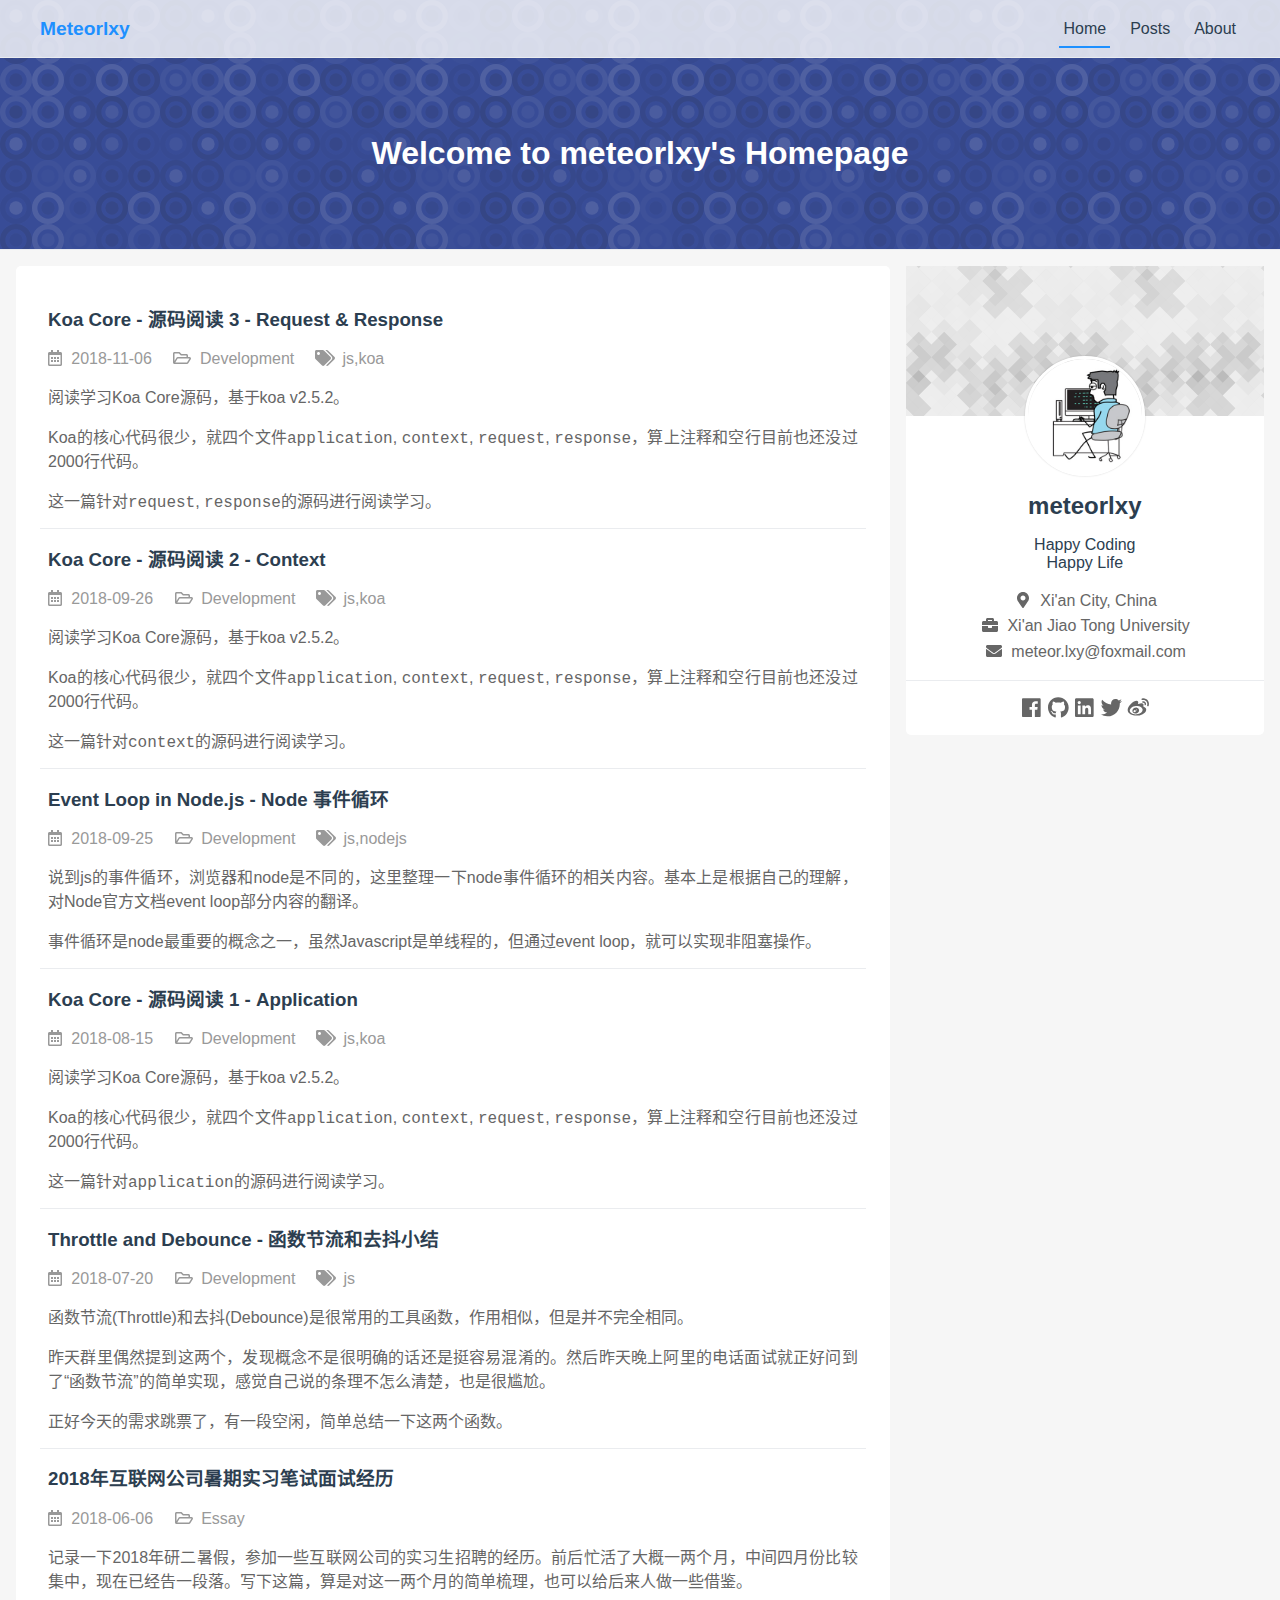
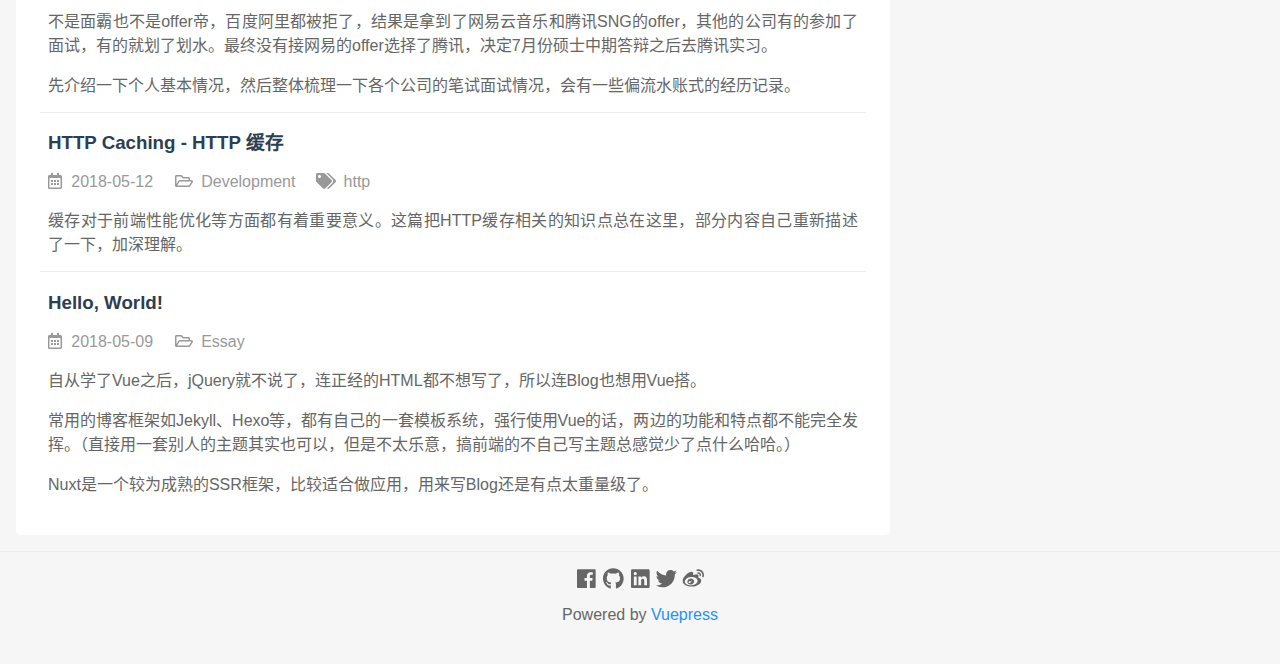
<file: index.html>
<!DOCTYPE html>
<html lang="zh-CN">
  <head>
    <meta charset="utf-8">
    <meta name="viewport" content="width=device-width,initial-scale=1">
    <title>Meteorlxy</title>
    <meta name="description" content="meteorlxy&#39;s homepage">
    <link rel="icon" href="/assets/img/avator.jpg">
    
    <link rel="preload" href="/assets/js/vendor.vue.1003d77e.js" as="script"><link rel="preload" href="/assets/css/0.styles.b0f8b2d0.css" as="style"><link rel="preload" href="/assets/js/vendor.commons.b0f8b2d0.js" as="script"><link rel="preload" href="/assets/js/app.c51640d2.js" as="script"><link rel="prefetch" href="/assets/js/2.56e6470e.js"><link rel="prefetch" href="/assets/js/3.d13b8ad1.js"><link rel="prefetch" href="/assets/js/4.60ccc30f.js"><link rel="prefetch" href="/assets/js/5.5f8353b0.js"><link rel="prefetch" href="/assets/js/6.915589f0.js"><link rel="prefetch" href="/assets/js/7.9a9c4d4f.js"><link rel="prefetch" href="/assets/js/8.4d01ebef.js"><link rel="prefetch" href="/assets/js/9.1542fb68.js"><link rel="prefetch" href="/assets/js/10.4a3bb117.js"><link rel="prefetch" href="/assets/js/11.f6a7568a.js"><link rel="prefetch" href="/assets/js/12.a1be51cf.js">
    <link rel="stylesheet" href="/assets/css/0.styles.b0f8b2d0.css">
  </head>
  <body>
    <div id="app" data-server-rendered="true"><div id="app"><header class="header" data-v-5368a541><div data-v-86f5b6a2 data-v-5368a541><nav class="navbar" data-v-86f5b6a2><div class="container" data-v-86f5b6a2><a href="/" class="router-link-exact-active router-link-active" data-v-86f5b6a2><span class="navbar-site-name" data-v-86f5b6a2>
          Meteorlxy
        </span></a> <div class="navbar-links" data-v-86f5b6a2><a href="/" class="navbar-link router-link-exact-active router-link-active" data-v-86f5b6a2>
          Home
        </a><a href="/posts/" class="navbar-link" data-v-86f5b6a2>
          Posts
        </a><a href="/about/" class="navbar-link" data-v-86f5b6a2>
          About
        </a></div></div></nav> <div class="navbar-holder" style="display:none;" data-v-86f5b6a2></div></div> <div class="banner" data-v-6d941e04 data-v-5368a541 data-v-5368a541><div class="container" data-v-6d941e04><div class="center" data-v-6d941e04><h1 data-v-6d941e04>Welcome to meteorlxy's Homepage</h1></div></div></div></header> <div class="container clearfix show-aside" data-v-4a7290b2 data-v-4a7290b2><main class="main" data-v-4a7290b2><div class="home" data-v-4a7290b2 data-v-4a7290b2><div mode="out-in" class="posts-list main-div"><div class="posts-list-item" data-v-141f313d><a href="/posts/2018-11-06-koa-core-read-source-code-part-3.html" class="post-link" data-v-141f313d><h3 class="post-title" data-v-141f313d>Koa Core - 源码阅读 3 - Request &amp; Response</h3></a> <p class="post-info-list" data-v-141f313d><span title="2018-11-06" class="info" data-v-141f313d><!----> <span class="info-text" style="margin-left:0.3rem;">2018-11-06</span></span> <span title="Development" class="info" data-v-141f313d><!----> <span class="info-text" style="margin-left:0.2rem;">Development</span></span> <span title="js,koa" class="info" data-v-141f313d><!----> <span class="info-text" style="margin-left:0.2rem;">js,koa</span></span></p> <p class="post-excerpt" data-v-141f313d><p>阅读学习Koa Core源码，基于koa v2.5.2。</p>
<p>Koa的核心代码很少，就四个文件<code>application</code>, <code>context</code>, <code>request</code>, <code>response</code>，算上注释和空行目前也还没过2000行代码。</p>
<p>这一篇针对<code>request</code>, <code>response</code>的源码进行阅读学习。</p>
</p></div><div class="posts-list-item" data-v-141f313d><a href="/posts/2018-09-26-koa-core-read-source-code-part-2.html" class="post-link" data-v-141f313d><h3 class="post-title" data-v-141f313d>Koa Core - 源码阅读 2 - Context</h3></a> <p class="post-info-list" data-v-141f313d><span title="2018-09-26" class="info" data-v-141f313d><!----> <span class="info-text" style="margin-left:0.3rem;">2018-09-26</span></span> <span title="Development" class="info" data-v-141f313d><!----> <span class="info-text" style="margin-left:0.2rem;">Development</span></span> <span title="js,koa" class="info" data-v-141f313d><!----> <span class="info-text" style="margin-left:0.2rem;">js,koa</span></span></p> <p class="post-excerpt" data-v-141f313d><p>阅读学习Koa Core源码，基于koa v2.5.2。</p>
<p>Koa的核心代码很少，就四个文件<code>application</code>, <code>context</code>, <code>request</code>, <code>response</code>，算上注释和空行目前也还没过2000行代码。</p>
<p>这一篇针对<code>context</code>的源码进行阅读学习。</p>
</p></div><div class="posts-list-item" data-v-141f313d><a href="/posts/2018-09-25-node-event-loop.html" class="post-link" data-v-141f313d><h3 class="post-title" data-v-141f313d>Event Loop in Node.js - Node 事件循环</h3></a> <p class="post-info-list" data-v-141f313d><span title="2018-09-25" class="info" data-v-141f313d><!----> <span class="info-text" style="margin-left:0.3rem;">2018-09-25</span></span> <span title="Development" class="info" data-v-141f313d><!----> <span class="info-text" style="margin-left:0.2rem;">Development</span></span> <span title="js,nodejs" class="info" data-v-141f313d><!----> <span class="info-text" style="margin-left:0.2rem;">js,nodejs</span></span></p> <p class="post-excerpt" data-v-141f313d><p>说到js的事件循环，浏览器和node是不同的，这里整理一下node事件循环的相关内容。基本上是根据自己的理解，对Node官方文档event loop部分内容的翻译。</p>
<p>事件循环是node最重要的概念之一，虽然Javascript是单线程的，但通过event loop，就可以实现非阻塞操作。</p>
</p></div><div class="posts-list-item" data-v-141f313d><a href="/posts/2018-08-15-koa-core-read-source-code-part-1.html" class="post-link" data-v-141f313d><h3 class="post-title" data-v-141f313d>Koa Core - 源码阅读 1 - Application</h3></a> <p class="post-info-list" data-v-141f313d><span title="2018-08-15" class="info" data-v-141f313d><!----> <span class="info-text" style="margin-left:0.3rem;">2018-08-15</span></span> <span title="Development" class="info" data-v-141f313d><!----> <span class="info-text" style="margin-left:0.2rem;">Development</span></span> <span title="js,koa" class="info" data-v-141f313d><!----> <span class="info-text" style="margin-left:0.2rem;">js,koa</span></span></p> <p class="post-excerpt" data-v-141f313d><p>阅读学习Koa Core源码，基于koa v2.5.2。</p>
<p>Koa的核心代码很少，就四个文件<code>application</code>, <code>context</code>, <code>request</code>, <code>response</code>，算上注释和空行目前也还没过2000行代码。</p>
<p>这一篇针对<code>application</code>的源码进行阅读学习。</p>
</p></div><div class="posts-list-item" data-v-141f313d><a href="/posts/2018-07-20-JS-throttle-and-debounce.html" class="post-link" data-v-141f313d><h3 class="post-title" data-v-141f313d>Throttle and Debounce - 函数节流和去抖小结</h3></a> <p class="post-info-list" data-v-141f313d><span title="2018-07-20" class="info" data-v-141f313d><!----> <span class="info-text" style="margin-left:0.3rem;">2018-07-20</span></span> <span title="Development" class="info" data-v-141f313d><!----> <span class="info-text" style="margin-left:0.2rem;">Development</span></span> <span title="js" class="info" data-v-141f313d><!----> <span class="info-text" style="margin-left:0.2rem;">js</span></span></p> <p class="post-excerpt" data-v-141f313d><p>函数节流(Throttle)和去抖(Debounce)是很常用的工具函数，作用相似，但是并不完全相同。</p>
<p>昨天群里偶然提到这两个，发现概念不是很明确的话还是挺容易混淆的。然后昨天晚上阿里的电话面试就正好问到了“函数节流”的简单实现，感觉自己说的条理不怎么清楚，也是很尴尬。</p>
<p>正好今天的需求跳票了，有一段空闲，简单总结一下这两个函数。</p>
</p></div><div class="posts-list-item" data-v-141f313d><a href="/posts/2018-06-06-internship-of-2018.html" class="post-link" data-v-141f313d><h3 class="post-title" data-v-141f313d>2018年互联网公司暑期实习笔试面试经历</h3></a> <p class="post-info-list" data-v-141f313d><span title="2018-06-06" class="info" data-v-141f313d><!----> <span class="info-text" style="margin-left:0.3rem;">2018-06-06</span></span> <span title="Essay" class="info" data-v-141f313d><!----> <span class="info-text" style="margin-left:0.2rem;">Essay</span></span> <!----></p> <p class="post-excerpt" data-v-141f313d><p>记录一下2018年研二暑假，参加一些互联网公司的实习生招聘的经历。前后忙活了大概一两个月，中间四月份比较集中，现在已经告一段落。写下这篇，算是对这一两个月的简单梳理，也可以给后来人做一些借鉴。</p>
<p>不是面霸也不是offer帝，百度阿里都被拒了，结果是拿到了网易云音乐和腾讯SNG的offer，其他的公司有的参加了面试，有的就划了划水。最终没有接网易的offer选择了腾讯，决定7月份硕士中期答辩之后去腾讯实习。</p>
<p>先介绍一下个人基本情况，然后整体梳理一下各个公司的笔试面试情况，会有一些偏流水账式的经历记录。</p>
</p></div><div class="posts-list-item" data-v-141f313d><a href="/posts/2018-05-12-http-caching.html" class="post-link" data-v-141f313d><h3 class="post-title" data-v-141f313d>HTTP Caching - HTTP 缓存</h3></a> <p class="post-info-list" data-v-141f313d><span title="2018-05-12" class="info" data-v-141f313d><!----> <span class="info-text" style="margin-left:0.3rem;">2018-05-12</span></span> <span title="Development" class="info" data-v-141f313d><!----> <span class="info-text" style="margin-left:0.2rem;">Development</span></span> <span title="http" class="info" data-v-141f313d><!----> <span class="info-text" style="margin-left:0.2rem;">http</span></span></p> <p class="post-excerpt" data-v-141f313d><p>缓存对于前端性能优化等方面都有着重要意义。这篇把HTTP缓存相关的知识点总在这里，部分内容自己重新描述了一下，加深理解。</p>
</p></div><div class="posts-list-item" data-v-141f313d><a href="/posts/2018-05-09-hello-world.html" class="post-link" data-v-141f313d><h3 class="post-title" data-v-141f313d>Hello, World!</h3></a> <p class="post-info-list" data-v-141f313d><span title="2018-05-09" class="info" data-v-141f313d><!----> <span class="info-text" style="margin-left:0.3rem;">2018-05-09</span></span> <span title="Essay" class="info" data-v-141f313d><!----> <span class="info-text" style="margin-left:0.2rem;">Essay</span></span> <!----></p> <p class="post-excerpt" data-v-141f313d><p>自从学了Vue之后，jQuery就不说了，连正经的HTML都不想写了，所以连Blog也想用Vue搭。</p>
<p>常用的博客框架如Jekyll、Hexo等，都有自己的一套模板系统，强行使用Vue的话，两边的功能和特点都不能完全发挥。（直接用一套别人的主题其实也可以，但是不太乐意，搞前端的不自己写主题总感觉少了点什么哈哈。）</p>
<p>Nuxt是一个较为成熟的SSR框架，比较适合做应用，用来写Blog还是有点太重量级了。</p>
</p></div></div></div></main> <aside class="aside" data-v-4a7290b2><div class="info-card main-div" data-v-082daf99 data-v-4a7290b2><div class="info-card-header" style="background-image:null;" data-v-082daf99><img src="/assets/img/avator.jpg" alt="meteorlxy" class="info-avator" data-v-082daf99></div> <div class="info-card-body" data-v-082daf99><section class="info-nickname" data-v-082daf99>meteorlxy</section> <section class="info-desc" data-v-082daf99>Happy Coding<br/>Happy Life</section> <section class="info-contact" data-v-082daf99><section data-v-082daf99><span title="Xi'an City, China" class="info info-location" data-v-082daf99><!----> <span class="info-text" style="margin-left:0.2rem;">Xi'an City, China</span></span></section> <section data-v-082daf99><span title="Xi'an Jiao Tong University" class="info info-organization" data-v-082daf99><!----> <span class="info-text" style="margin-left:0.2rem;">Xi'an Jiao Tong University</span></span></section> <section data-v-082daf99><a href="mailto:meteor.lxy@foxmail.com" title="meteor.lxy@foxmail.com" class="info info-email" data-v-082daf99><!----> <span class="info-text" style="margin-left:0.2rem;">meteor.lxy@foxmail.com</span></a></section></section></div> <div class="info-card-footer" data-v-082daf99><section class="info-sns clearfix" data-v-082daf99><a href="https://www.facebook.com/meteorlxy.cn" target="_blank" class="sns-link" data-v-082daf99><span title="Facebook: meteorlxy.cn" class="sns-icon" data-v-082daf99><!----></span></a><a href="https://github.com/meteorlxy" target="_blank" class="sns-link" data-v-082daf99><span title="GitHub: meteorlxy" class="sns-icon" data-v-082daf99><!----></span></a><a href="http://www.linkedin.com/in/meteorlxy" target="_blank" class="sns-link" data-v-082daf99><span title="LinkedIn: meteorlxy" class="sns-icon" data-v-082daf99><!----></span></a><a href="https://twitter.com/meteorlxy_cn" target="_blank" class="sns-link" data-v-082daf99><span title="Twitter: meteorlxy_cn" class="sns-icon" data-v-082daf99><!----></span></a><a href="https://weibo.com/u/2039655434" target="_blank" class="sns-link" data-v-082daf99><span title="WeiBo: @焦炭君_Meteor" class="sns-icon" data-v-082daf99><!----></span></a></section></div></div></aside></div> <footer class="footer" data-v-509fd749><p class="sns-links" data-v-509fd749><a href="https://www.facebook.com/meteorlxy.cn" target="_blank" class="sns-link" data-v-509fd749><span title="Facebook: meteorlxy.cn" class="sns-icon" data-v-509fd749><!----></span></a><a href="https://github.com/meteorlxy" target="_blank" class="sns-link" data-v-509fd749><span title="GitHub: meteorlxy" class="sns-icon" data-v-509fd749><!----></span></a><a href="http://www.linkedin.com/in/meteorlxy" target="_blank" class="sns-link" data-v-509fd749><span title="LinkedIn: meteorlxy" class="sns-icon" data-v-509fd749><!----></span></a><a href="https://twitter.com/meteorlxy_cn" target="_blank" class="sns-link" data-v-509fd749><span title="Twitter: meteorlxy_cn" class="sns-icon" data-v-509fd749><!----></span></a><a href="https://weibo.com/u/2039655434" target="_blank" class="sns-link" data-v-509fd749><span title="WeiBo: @焦炭君_Meteor" class="sns-icon" data-v-509fd749><!----></span></a></p> <p data-v-509fd749><span data-v-509fd749>Powered by </span> <a href="https://vuepress.vuejs.org" target="_blank" data-v-509fd749>Vuepress</a></p></footer></div></div>
    <script src="/assets/js/vendor.vue.1003d77e.js" defer></script><script src="/assets/js/vendor.commons.b0f8b2d0.js" defer></script><script src="/assets/js/app.c51640d2.js" defer></script>
  </body>
</html>
</file>
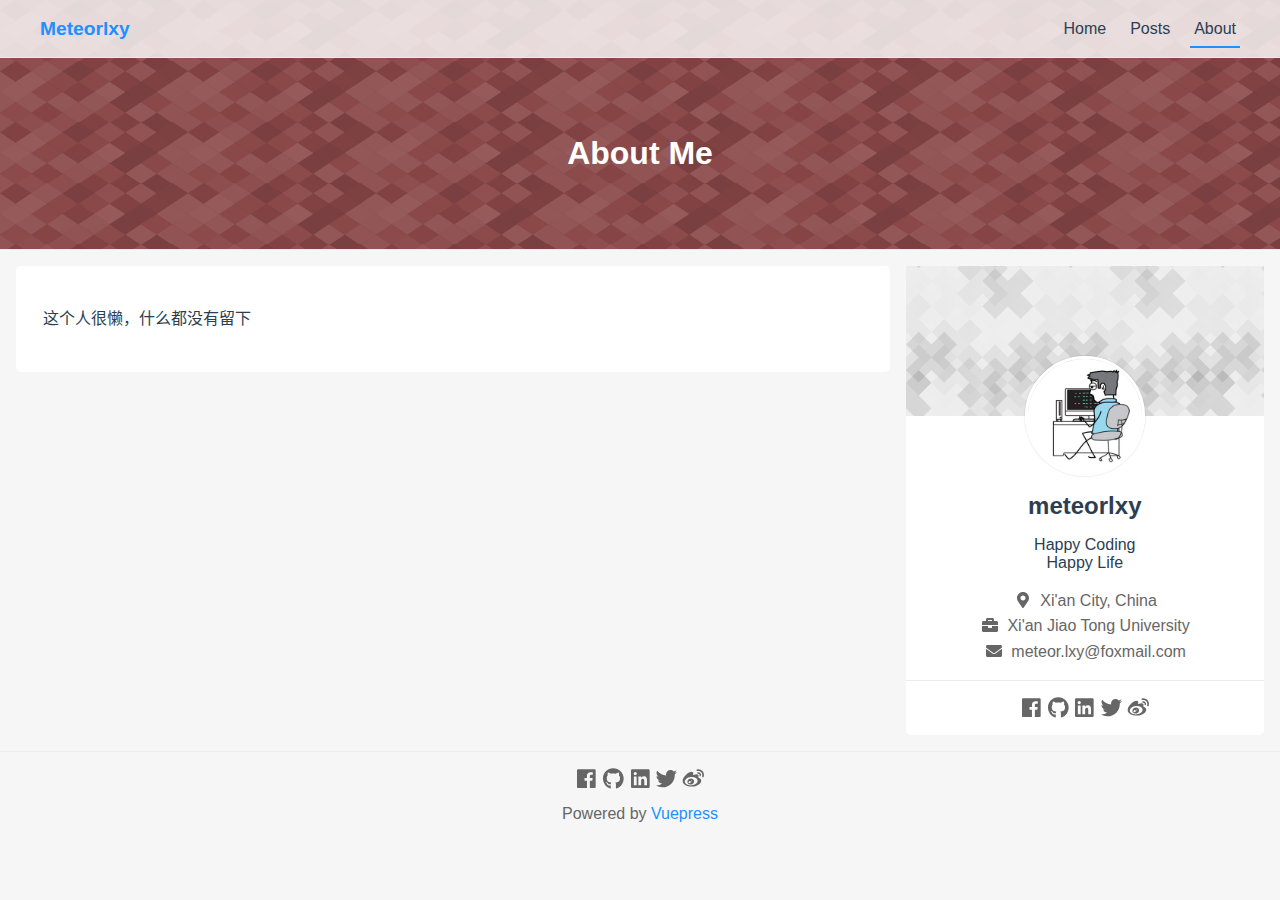
<file: about/index.html>
<!DOCTYPE html>
<html lang="zh-CN">
  <head>
    <meta charset="utf-8">
    <meta name="viewport" content="width=device-width,initial-scale=1">
    <title>About Me | Meteorlxy</title>
    <meta name="description" content="meteorlxy&#39;s homepage">
    <link rel="icon" href="/assets/img/avator.jpg">
    
    <link rel="preload" href="/assets/js/vendor.vue.1003d77e.js" as="script"><link rel="preload" href="/assets/css/0.styles.b0f8b2d0.css" as="style"><link rel="preload" href="/assets/js/vendor.commons.b0f8b2d0.js" as="script"><link rel="preload" href="/assets/js/app.c51640d2.js" as="script"><link rel="preload" href="/assets/js/2.56e6470e.js" as="script"><link rel="prefetch" href="/assets/js/3.d13b8ad1.js"><link rel="prefetch" href="/assets/js/4.60ccc30f.js"><link rel="prefetch" href="/assets/js/5.5f8353b0.js"><link rel="prefetch" href="/assets/js/6.915589f0.js"><link rel="prefetch" href="/assets/js/7.9a9c4d4f.js"><link rel="prefetch" href="/assets/js/8.4d01ebef.js"><link rel="prefetch" href="/assets/js/9.1542fb68.js"><link rel="prefetch" href="/assets/js/10.4a3bb117.js"><link rel="prefetch" href="/assets/js/11.f6a7568a.js"><link rel="prefetch" href="/assets/js/12.a1be51cf.js">
    <link rel="stylesheet" href="/assets/css/0.styles.b0f8b2d0.css">
  </head>
  <body>
    <div id="app" data-server-rendered="true"><div id="app"><header class="header" data-v-5368a541><div data-v-86f5b6a2 data-v-5368a541><nav class="navbar" data-v-86f5b6a2><div class="container" data-v-86f5b6a2><a href="/" class="router-link-active" data-v-86f5b6a2><span class="navbar-site-name" data-v-86f5b6a2>
          Meteorlxy
        </span></a> <div class="navbar-links" data-v-86f5b6a2><a href="/" class="navbar-link" data-v-86f5b6a2>
          Home
        </a><a href="/posts/" class="navbar-link" data-v-86f5b6a2>
          Posts
        </a><a href="/about/" class="navbar-link router-link-exact-active router-link-active" data-v-86f5b6a2>
          About
        </a></div></div></nav> <div class="navbar-holder" style="display:none;" data-v-86f5b6a2></div></div> <div class="banner" data-v-6d941e04 data-v-5368a541 data-v-5368a541><div class="container" data-v-6d941e04><div class="center" data-v-6d941e04><h1 data-v-6d941e04>About Me</h1></div></div></div></header> <div class="container clearfix show-aside" data-v-4a7290b2 data-v-4a7290b2><main class="main" data-v-4a7290b2><div class="page" data-v-4a7290b2 data-v-4a7290b2><div class="content custom page-content markdown-body"><p>这个人很懒，什么都没有留下</p></div></div></main> <aside class="aside" data-v-4a7290b2><div class="info-card main-div" data-v-082daf99 data-v-4a7290b2><div class="info-card-header" style="background-image:null;" data-v-082daf99><img src="/assets/img/avator.jpg" alt="meteorlxy" class="info-avator" data-v-082daf99></div> <div class="info-card-body" data-v-082daf99><section class="info-nickname" data-v-082daf99>meteorlxy</section> <section class="info-desc" data-v-082daf99>Happy Coding<br/>Happy Life</section> <section class="info-contact" data-v-082daf99><section data-v-082daf99><span title="Xi'an City, China" class="info info-location" data-v-082daf99><!----> <span class="info-text" style="margin-left:0.2rem;">Xi'an City, China</span></span></section> <section data-v-082daf99><span title="Xi'an Jiao Tong University" class="info info-organization" data-v-082daf99><!----> <span class="info-text" style="margin-left:0.2rem;">Xi'an Jiao Tong University</span></span></section> <section data-v-082daf99><a href="mailto:meteor.lxy@foxmail.com" title="meteor.lxy@foxmail.com" class="info info-email" data-v-082daf99><!----> <span class="info-text" style="margin-left:0.2rem;">meteor.lxy@foxmail.com</span></a></section></section></div> <div class="info-card-footer" data-v-082daf99><section class="info-sns clearfix" data-v-082daf99><a href="https://www.facebook.com/meteorlxy.cn" target="_blank" class="sns-link" data-v-082daf99><span title="Facebook: meteorlxy.cn" class="sns-icon" data-v-082daf99><!----></span></a><a href="https://github.com/meteorlxy" target="_blank" class="sns-link" data-v-082daf99><span title="GitHub: meteorlxy" class="sns-icon" data-v-082daf99><!----></span></a><a href="http://www.linkedin.com/in/meteorlxy" target="_blank" class="sns-link" data-v-082daf99><span title="LinkedIn: meteorlxy" class="sns-icon" data-v-082daf99><!----></span></a><a href="https://twitter.com/meteorlxy_cn" target="_blank" class="sns-link" data-v-082daf99><span title="Twitter: meteorlxy_cn" class="sns-icon" data-v-082daf99><!----></span></a><a href="https://weibo.com/u/2039655434" target="_blank" class="sns-link" data-v-082daf99><span title="WeiBo: @焦炭君_Meteor" class="sns-icon" data-v-082daf99><!----></span></a></section></div></div></aside></div> <footer class="footer" data-v-509fd749><p class="sns-links" data-v-509fd749><a href="https://www.facebook.com/meteorlxy.cn" target="_blank" class="sns-link" data-v-509fd749><span title="Facebook: meteorlxy.cn" class="sns-icon" data-v-509fd749><!----></span></a><a href="https://github.com/meteorlxy" target="_blank" class="sns-link" data-v-509fd749><span title="GitHub: meteorlxy" class="sns-icon" data-v-509fd749><!----></span></a><a href="http://www.linkedin.com/in/meteorlxy" target="_blank" class="sns-link" data-v-509fd749><span title="LinkedIn: meteorlxy" class="sns-icon" data-v-509fd749><!----></span></a><a href="https://twitter.com/meteorlxy_cn" target="_blank" class="sns-link" data-v-509fd749><span title="Twitter: meteorlxy_cn" class="sns-icon" data-v-509fd749><!----></span></a><a href="https://weibo.com/u/2039655434" target="_blank" class="sns-link" data-v-509fd749><span title="WeiBo: @焦炭君_Meteor" class="sns-icon" data-v-509fd749><!----></span></a></p> <p data-v-509fd749><span data-v-509fd749>Powered by </span> <a href="https://vuepress.vuejs.org" target="_blank" data-v-509fd749>Vuepress</a></p></footer></div></div>
    <script src="/assets/js/vendor.vue.1003d77e.js" defer></script><script src="/assets/js/2.56e6470e.js" defer></script><script src="/assets/js/vendor.commons.b0f8b2d0.js" defer></script><script src="/assets/js/app.c51640d2.js" defer></script>
  </body>
</html>
</file>
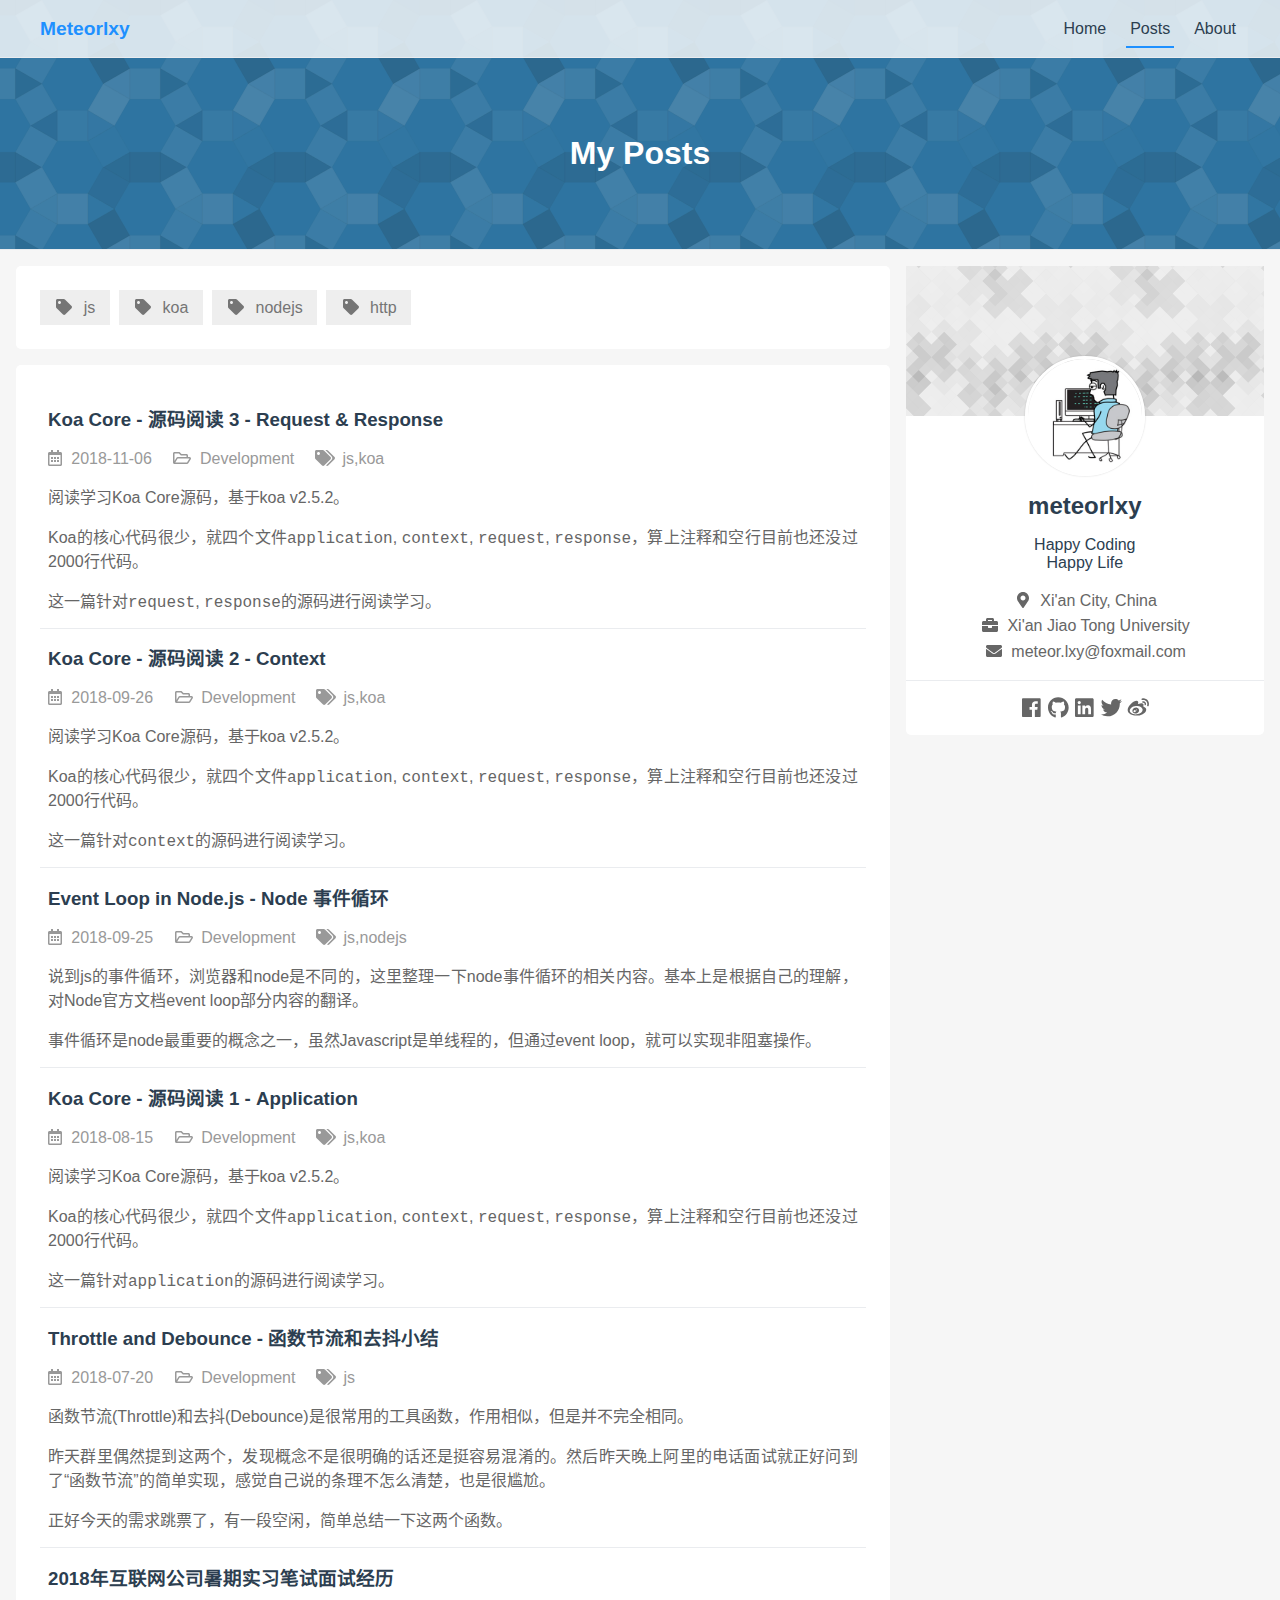
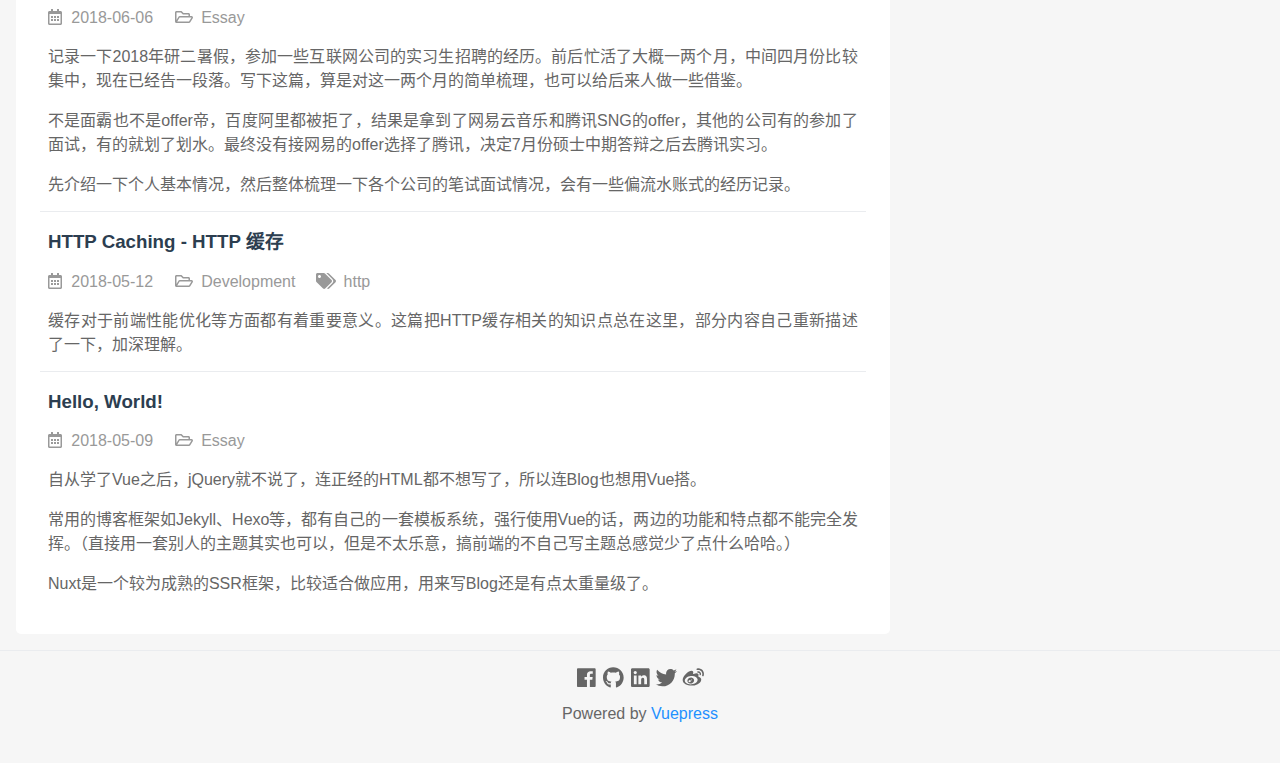
<file: posts/index.html>
<!DOCTYPE html>
<html lang="zh-CN">
  <head>
    <meta charset="utf-8">
    <meta name="viewport" content="width=device-width,initial-scale=1">
    <title>My Posts | Meteorlxy</title>
    <meta name="description" content="meteorlxy&#39;s homepage">
    <link rel="icon" href="/assets/img/avator.jpg">
    
    <link rel="preload" href="/assets/js/vendor.vue.1003d77e.js" as="script"><link rel="preload" href="/assets/css/0.styles.b0f8b2d0.css" as="style"><link rel="preload" href="/assets/js/vendor.commons.b0f8b2d0.js" as="script"><link rel="preload" href="/assets/js/app.c51640d2.js" as="script"><link rel="prefetch" href="/assets/js/2.56e6470e.js"><link rel="prefetch" href="/assets/js/3.d13b8ad1.js"><link rel="prefetch" href="/assets/js/4.60ccc30f.js"><link rel="prefetch" href="/assets/js/5.5f8353b0.js"><link rel="prefetch" href="/assets/js/6.915589f0.js"><link rel="prefetch" href="/assets/js/7.9a9c4d4f.js"><link rel="prefetch" href="/assets/js/8.4d01ebef.js"><link rel="prefetch" href="/assets/js/9.1542fb68.js"><link rel="prefetch" href="/assets/js/10.4a3bb117.js"><link rel="prefetch" href="/assets/js/11.f6a7568a.js"><link rel="prefetch" href="/assets/js/12.a1be51cf.js">
    <link rel="stylesheet" href="/assets/css/0.styles.b0f8b2d0.css">
  </head>
  <body>
    <div id="app" data-server-rendered="true"><div id="app"><header class="header" data-v-5368a541><div data-v-86f5b6a2 data-v-5368a541><nav class="navbar" data-v-86f5b6a2><div class="container" data-v-86f5b6a2><a href="/" class="router-link-active" data-v-86f5b6a2><span class="navbar-site-name" data-v-86f5b6a2>
          Meteorlxy
        </span></a> <div class="navbar-links" data-v-86f5b6a2><a href="/" class="navbar-link" data-v-86f5b6a2>
          Home
        </a><a href="/posts/" class="navbar-link router-link-exact-active router-link-active" data-v-86f5b6a2>
          Posts
        </a><a href="/about/" class="navbar-link" data-v-86f5b6a2>
          About
        </a></div></div></nav> <div class="navbar-holder" style="display:none;" data-v-86f5b6a2></div></div> <div class="banner" data-v-6d941e04 data-v-5368a541 data-v-5368a541><div class="container" data-v-6d941e04><div class="center" data-v-6d941e04><h1 data-v-6d941e04>My Posts</h1></div></div></div></header> <div class="container clearfix show-aside" data-v-4a7290b2 data-v-4a7290b2><main class="main" data-v-4a7290b2><div class="posts" data-v-4a7290b2 data-v-4a7290b2><div class="tags-select main-div" data-v-1319c9c7><label class="tag-checkbox" data-v-1319c9c7><input type="checkbox" value="js" style="display:none;" data-v-1319c9c7> <span title="js" class="post-tag" data-v-1319c9c7><!----> <span class="post-tag-name">js</span></span></label><label class="tag-checkbox" data-v-1319c9c7><input type="checkbox" value="koa" style="display:none;" data-v-1319c9c7> <span title="koa" class="post-tag" data-v-1319c9c7><!----> <span class="post-tag-name">koa</span></span></label><label class="tag-checkbox" data-v-1319c9c7><input type="checkbox" value="nodejs" style="display:none;" data-v-1319c9c7> <span title="nodejs" class="post-tag" data-v-1319c9c7><!----> <span class="post-tag-name">nodejs</span></span></label><label class="tag-checkbox" data-v-1319c9c7><input type="checkbox" value="http" style="display:none;" data-v-1319c9c7> <span title="http" class="post-tag" data-v-1319c9c7><!----> <span class="post-tag-name">http</span></span></label></div> <div mode="out-in" class="posts-list main-div"><div class="posts-list-item" data-v-141f313d><a href="/posts/2018-11-06-koa-core-read-source-code-part-3.html" class="post-link" data-v-141f313d><h3 class="post-title" data-v-141f313d>Koa Core - 源码阅读 3 - Request &amp; Response</h3></a> <p class="post-info-list" data-v-141f313d><span title="2018-11-06" class="info" data-v-141f313d><!----> <span class="info-text" style="margin-left:0.3rem;">2018-11-06</span></span> <span title="Development" class="info" data-v-141f313d><!----> <span class="info-text" style="margin-left:0.2rem;">Development</span></span> <span title="js,koa" class="info" data-v-141f313d><!----> <span class="info-text" style="margin-left:0.2rem;">js,koa</span></span></p> <p class="post-excerpt" data-v-141f313d><p>阅读学习Koa Core源码，基于koa v2.5.2。</p>
<p>Koa的核心代码很少，就四个文件<code>application</code>, <code>context</code>, <code>request</code>, <code>response</code>，算上注释和空行目前也还没过2000行代码。</p>
<p>这一篇针对<code>request</code>, <code>response</code>的源码进行阅读学习。</p>
</p></div><div class="posts-list-item" data-v-141f313d><a href="/posts/2018-09-26-koa-core-read-source-code-part-2.html" class="post-link" data-v-141f313d><h3 class="post-title" data-v-141f313d>Koa Core - 源码阅读 2 - Context</h3></a> <p class="post-info-list" data-v-141f313d><span title="2018-09-26" class="info" data-v-141f313d><!----> <span class="info-text" style="margin-left:0.3rem;">2018-09-26</span></span> <span title="Development" class="info" data-v-141f313d><!----> <span class="info-text" style="margin-left:0.2rem;">Development</span></span> <span title="js,koa" class="info" data-v-141f313d><!----> <span class="info-text" style="margin-left:0.2rem;">js,koa</span></span></p> <p class="post-excerpt" data-v-141f313d><p>阅读学习Koa Core源码，基于koa v2.5.2。</p>
<p>Koa的核心代码很少，就四个文件<code>application</code>, <code>context</code>, <code>request</code>, <code>response</code>，算上注释和空行目前也还没过2000行代码。</p>
<p>这一篇针对<code>context</code>的源码进行阅读学习。</p>
</p></div><div class="posts-list-item" data-v-141f313d><a href="/posts/2018-09-25-node-event-loop.html" class="post-link" data-v-141f313d><h3 class="post-title" data-v-141f313d>Event Loop in Node.js - Node 事件循环</h3></a> <p class="post-info-list" data-v-141f313d><span title="2018-09-25" class="info" data-v-141f313d><!----> <span class="info-text" style="margin-left:0.3rem;">2018-09-25</span></span> <span title="Development" class="info" data-v-141f313d><!----> <span class="info-text" style="margin-left:0.2rem;">Development</span></span> <span title="js,nodejs" class="info" data-v-141f313d><!----> <span class="info-text" style="margin-left:0.2rem;">js,nodejs</span></span></p> <p class="post-excerpt" data-v-141f313d><p>说到js的事件循环，浏览器和node是不同的，这里整理一下node事件循环的相关内容。基本上是根据自己的理解，对Node官方文档event loop部分内容的翻译。</p>
<p>事件循环是node最重要的概念之一，虽然Javascript是单线程的，但通过event loop，就可以实现非阻塞操作。</p>
</p></div><div class="posts-list-item" data-v-141f313d><a href="/posts/2018-08-15-koa-core-read-source-code-part-1.html" class="post-link" data-v-141f313d><h3 class="post-title" data-v-141f313d>Koa Core - 源码阅读 1 - Application</h3></a> <p class="post-info-list" data-v-141f313d><span title="2018-08-15" class="info" data-v-141f313d><!----> <span class="info-text" style="margin-left:0.3rem;">2018-08-15</span></span> <span title="Development" class="info" data-v-141f313d><!----> <span class="info-text" style="margin-left:0.2rem;">Development</span></span> <span title="js,koa" class="info" data-v-141f313d><!----> <span class="info-text" style="margin-left:0.2rem;">js,koa</span></span></p> <p class="post-excerpt" data-v-141f313d><p>阅读学习Koa Core源码，基于koa v2.5.2。</p>
<p>Koa的核心代码很少，就四个文件<code>application</code>, <code>context</code>, <code>request</code>, <code>response</code>，算上注释和空行目前也还没过2000行代码。</p>
<p>这一篇针对<code>application</code>的源码进行阅读学习。</p>
</p></div><div class="posts-list-item" data-v-141f313d><a href="/posts/2018-07-20-JS-throttle-and-debounce.html" class="post-link" data-v-141f313d><h3 class="post-title" data-v-141f313d>Throttle and Debounce - 函数节流和去抖小结</h3></a> <p class="post-info-list" data-v-141f313d><span title="2018-07-20" class="info" data-v-141f313d><!----> <span class="info-text" style="margin-left:0.3rem;">2018-07-20</span></span> <span title="Development" class="info" data-v-141f313d><!----> <span class="info-text" style="margin-left:0.2rem;">Development</span></span> <span title="js" class="info" data-v-141f313d><!----> <span class="info-text" style="margin-left:0.2rem;">js</span></span></p> <p class="post-excerpt" data-v-141f313d><p>函数节流(Throttle)和去抖(Debounce)是很常用的工具函数，作用相似，但是并不完全相同。</p>
<p>昨天群里偶然提到这两个，发现概念不是很明确的话还是挺容易混淆的。然后昨天晚上阿里的电话面试就正好问到了“函数节流”的简单实现，感觉自己说的条理不怎么清楚，也是很尴尬。</p>
<p>正好今天的需求跳票了，有一段空闲，简单总结一下这两个函数。</p>
</p></div><div class="posts-list-item" data-v-141f313d><a href="/posts/2018-06-06-internship-of-2018.html" class="post-link" data-v-141f313d><h3 class="post-title" data-v-141f313d>2018年互联网公司暑期实习笔试面试经历</h3></a> <p class="post-info-list" data-v-141f313d><span title="2018-06-06" class="info" data-v-141f313d><!----> <span class="info-text" style="margin-left:0.3rem;">2018-06-06</span></span> <span title="Essay" class="info" data-v-141f313d><!----> <span class="info-text" style="margin-left:0.2rem;">Essay</span></span> <!----></p> <p class="post-excerpt" data-v-141f313d><p>记录一下2018年研二暑假，参加一些互联网公司的实习生招聘的经历。前后忙活了大概一两个月，中间四月份比较集中，现在已经告一段落。写下这篇，算是对这一两个月的简单梳理，也可以给后来人做一些借鉴。</p>
<p>不是面霸也不是offer帝，百度阿里都被拒了，结果是拿到了网易云音乐和腾讯SNG的offer，其他的公司有的参加了面试，有的就划了划水。最终没有接网易的offer选择了腾讯，决定7月份硕士中期答辩之后去腾讯实习。</p>
<p>先介绍一下个人基本情况，然后整体梳理一下各个公司的笔试面试情况，会有一些偏流水账式的经历记录。</p>
</p></div><div class="posts-list-item" data-v-141f313d><a href="/posts/2018-05-12-http-caching.html" class="post-link" data-v-141f313d><h3 class="post-title" data-v-141f313d>HTTP Caching - HTTP 缓存</h3></a> <p class="post-info-list" data-v-141f313d><span title="2018-05-12" class="info" data-v-141f313d><!----> <span class="info-text" style="margin-left:0.3rem;">2018-05-12</span></span> <span title="Development" class="info" data-v-141f313d><!----> <span class="info-text" style="margin-left:0.2rem;">Development</span></span> <span title="http" class="info" data-v-141f313d><!----> <span class="info-text" style="margin-left:0.2rem;">http</span></span></p> <p class="post-excerpt" data-v-141f313d><p>缓存对于前端性能优化等方面都有着重要意义。这篇把HTTP缓存相关的知识点总在这里，部分内容自己重新描述了一下，加深理解。</p>
</p></div><div class="posts-list-item" data-v-141f313d><a href="/posts/2018-05-09-hello-world.html" class="post-link" data-v-141f313d><h3 class="post-title" data-v-141f313d>Hello, World!</h3></a> <p class="post-info-list" data-v-141f313d><span title="2018-05-09" class="info" data-v-141f313d><!----> <span class="info-text" style="margin-left:0.3rem;">2018-05-09</span></span> <span title="Essay" class="info" data-v-141f313d><!----> <span class="info-text" style="margin-left:0.2rem;">Essay</span></span> <!----></p> <p class="post-excerpt" data-v-141f313d><p>自从学了Vue之后，jQuery就不说了，连正经的HTML都不想写了，所以连Blog也想用Vue搭。</p>
<p>常用的博客框架如Jekyll、Hexo等，都有自己的一套模板系统，强行使用Vue的话，两边的功能和特点都不能完全发挥。（直接用一套别人的主题其实也可以，但是不太乐意，搞前端的不自己写主题总感觉少了点什么哈哈。）</p>
<p>Nuxt是一个较为成熟的SSR框架，比较适合做应用，用来写Blog还是有点太重量级了。</p>
</p></div></div></div></main> <aside class="aside" data-v-4a7290b2><div class="info-card main-div" data-v-082daf99 data-v-4a7290b2><div class="info-card-header" style="background-image:null;" data-v-082daf99><img src="/assets/img/avator.jpg" alt="meteorlxy" class="info-avator" data-v-082daf99></div> <div class="info-card-body" data-v-082daf99><section class="info-nickname" data-v-082daf99>meteorlxy</section> <section class="info-desc" data-v-082daf99>Happy Coding<br/>Happy Life</section> <section class="info-contact" data-v-082daf99><section data-v-082daf99><span title="Xi'an City, China" class="info info-location" data-v-082daf99><!----> <span class="info-text" style="margin-left:0.2rem;">Xi'an City, China</span></span></section> <section data-v-082daf99><span title="Xi'an Jiao Tong University" class="info info-organization" data-v-082daf99><!----> <span class="info-text" style="margin-left:0.2rem;">Xi'an Jiao Tong University</span></span></section> <section data-v-082daf99><a href="mailto:meteor.lxy@foxmail.com" title="meteor.lxy@foxmail.com" class="info info-email" data-v-082daf99><!----> <span class="info-text" style="margin-left:0.2rem;">meteor.lxy@foxmail.com</span></a></section></section></div> <div class="info-card-footer" data-v-082daf99><section class="info-sns clearfix" data-v-082daf99><a href="https://www.facebook.com/meteorlxy.cn" target="_blank" class="sns-link" data-v-082daf99><span title="Facebook: meteorlxy.cn" class="sns-icon" data-v-082daf99><!----></span></a><a href="https://github.com/meteorlxy" target="_blank" class="sns-link" data-v-082daf99><span title="GitHub: meteorlxy" class="sns-icon" data-v-082daf99><!----></span></a><a href="http://www.linkedin.com/in/meteorlxy" target="_blank" class="sns-link" data-v-082daf99><span title="LinkedIn: meteorlxy" class="sns-icon" data-v-082daf99><!----></span></a><a href="https://twitter.com/meteorlxy_cn" target="_blank" class="sns-link" data-v-082daf99><span title="Twitter: meteorlxy_cn" class="sns-icon" data-v-082daf99><!----></span></a><a href="https://weibo.com/u/2039655434" target="_blank" class="sns-link" data-v-082daf99><span title="WeiBo: @焦炭君_Meteor" class="sns-icon" data-v-082daf99><!----></span></a></section></div></div></aside></div> <footer class="footer" data-v-509fd749><p class="sns-links" data-v-509fd749><a href="https://www.facebook.com/meteorlxy.cn" target="_blank" class="sns-link" data-v-509fd749><span title="Facebook: meteorlxy.cn" class="sns-icon" data-v-509fd749><!----></span></a><a href="https://github.com/meteorlxy" target="_blank" class="sns-link" data-v-509fd749><span title="GitHub: meteorlxy" class="sns-icon" data-v-509fd749><!----></span></a><a href="http://www.linkedin.com/in/meteorlxy" target="_blank" class="sns-link" data-v-509fd749><span title="LinkedIn: meteorlxy" class="sns-icon" data-v-509fd749><!----></span></a><a href="https://twitter.com/meteorlxy_cn" target="_blank" class="sns-link" data-v-509fd749><span title="Twitter: meteorlxy_cn" class="sns-icon" data-v-509fd749><!----></span></a><a href="https://weibo.com/u/2039655434" target="_blank" class="sns-link" data-v-509fd749><span title="WeiBo: @焦炭君_Meteor" class="sns-icon" data-v-509fd749><!----></span></a></p> <p data-v-509fd749><span data-v-509fd749>Powered by </span> <a href="https://vuepress.vuejs.org" target="_blank" data-v-509fd749>Vuepress</a></p></footer></div></div>
    <script src="/assets/js/vendor.vue.1003d77e.js" defer></script><script src="/assets/js/vendor.commons.b0f8b2d0.js" defer></script><script src="/assets/js/app.c51640d2.js" defer></script>
  </body>
</html>
</file>
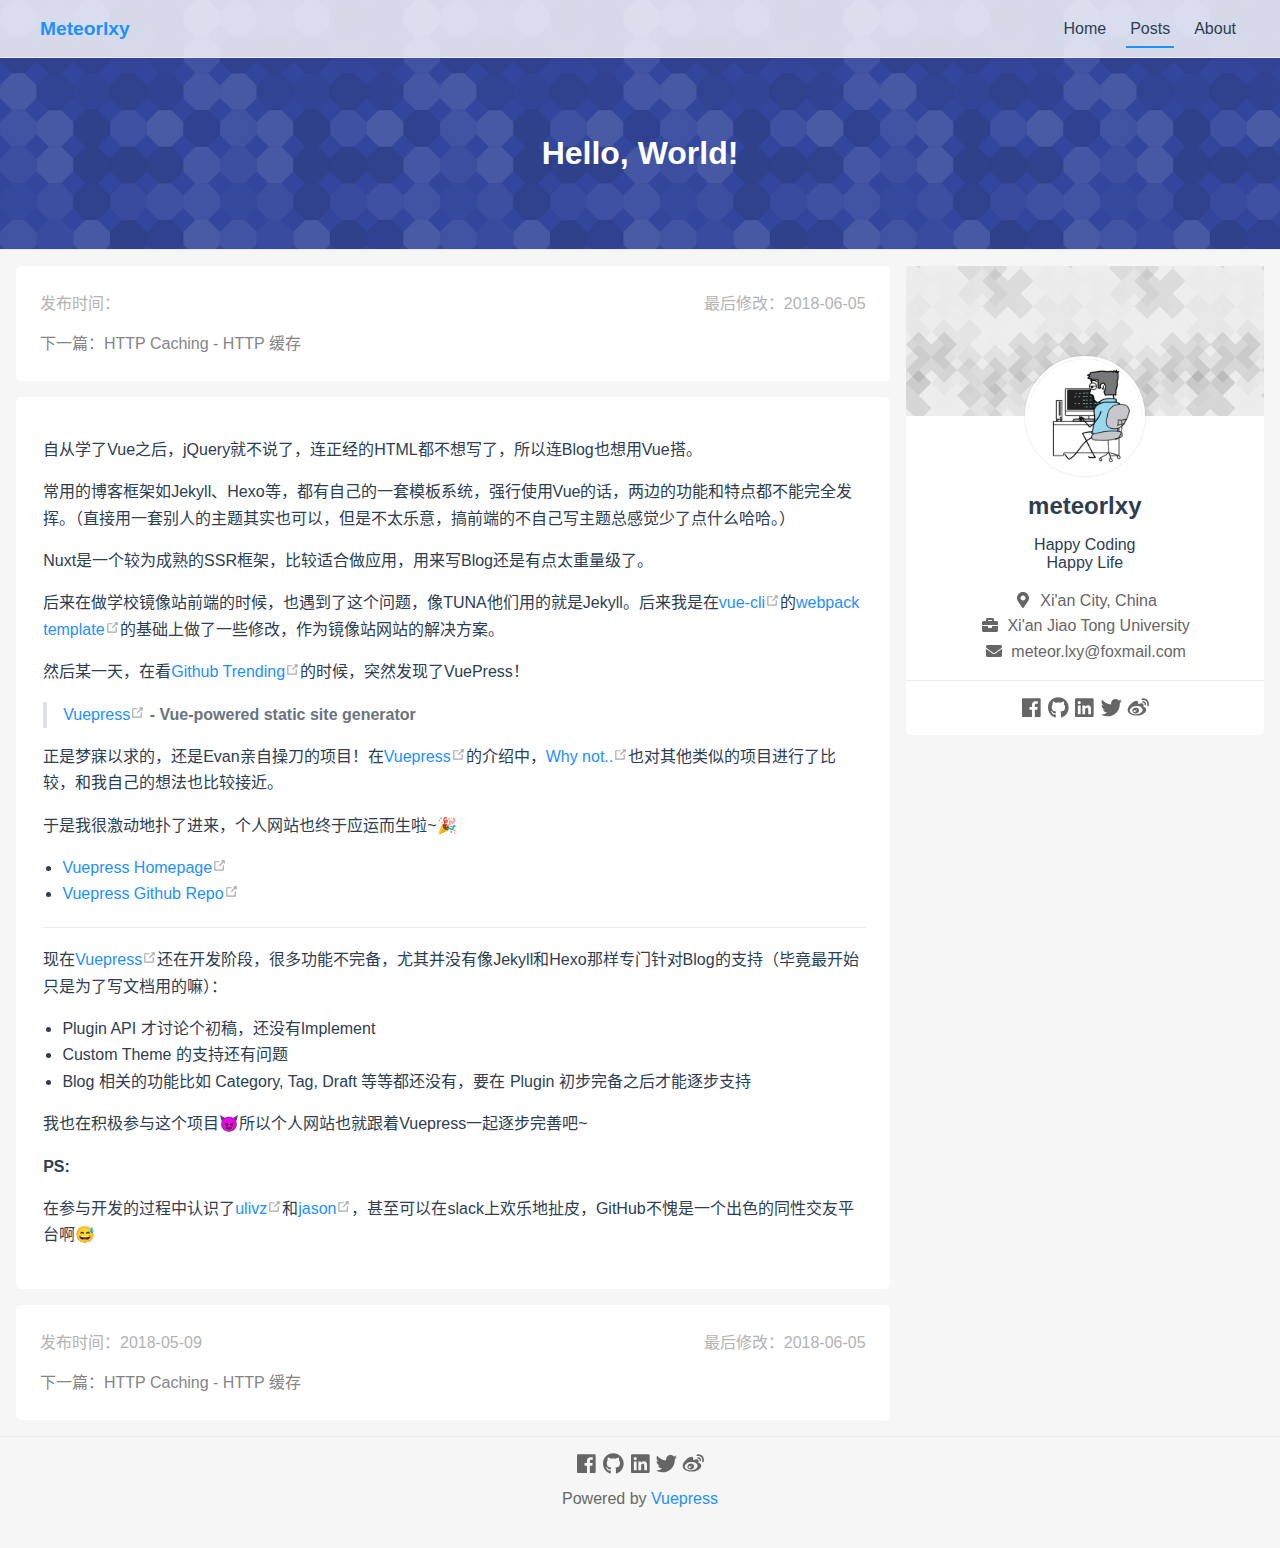
<file: posts/2018-05-09-hello-world.html>
<!DOCTYPE html>
<html lang="zh-CN">
  <head>
    <meta charset="utf-8">
    <meta name="viewport" content="width=device-width,initial-scale=1">
    <title>Hello, World! | Meteorlxy</title>
    <meta name="description" content="The first post of my blog">
    <link rel="icon" href="/assets/img/avator.jpg">
    
    <link rel="preload" href="/assets/js/vendor.vue.1003d77e.js" as="script"><link rel="preload" href="/assets/css/0.styles.b0f8b2d0.css" as="style"><link rel="preload" href="/assets/js/vendor.commons.b0f8b2d0.js" as="script"><link rel="preload" href="/assets/js/app.c51640d2.js" as="script"><link rel="preload" href="/assets/js/4.60ccc30f.js" as="script"><link rel="prefetch" href="/assets/js/2.56e6470e.js"><link rel="prefetch" href="/assets/js/3.d13b8ad1.js"><link rel="prefetch" href="/assets/js/5.5f8353b0.js"><link rel="prefetch" href="/assets/js/6.915589f0.js"><link rel="prefetch" href="/assets/js/7.9a9c4d4f.js"><link rel="prefetch" href="/assets/js/8.4d01ebef.js"><link rel="prefetch" href="/assets/js/9.1542fb68.js"><link rel="prefetch" href="/assets/js/10.4a3bb117.js"><link rel="prefetch" href="/assets/js/11.f6a7568a.js"><link rel="prefetch" href="/assets/js/12.a1be51cf.js">
    <link rel="stylesheet" href="/assets/css/0.styles.b0f8b2d0.css">
  </head>
  <body>
    <div id="app" data-server-rendered="true"><div id="app"><header class="header" data-v-5368a541><div data-v-86f5b6a2 data-v-5368a541><nav class="navbar" data-v-86f5b6a2><div class="container" data-v-86f5b6a2><a href="/" class="router-link-active" data-v-86f5b6a2><span class="navbar-site-name" data-v-86f5b6a2>
          Meteorlxy
        </span></a> <div class="navbar-links" data-v-86f5b6a2><a href="/" class="navbar-link" data-v-86f5b6a2>
          Home
        </a><a href="/posts/" class="navbar-link router-link-active" data-v-86f5b6a2>
          Posts
        </a><a href="/about/" class="navbar-link" data-v-86f5b6a2>
          About
        </a></div></div></nav> <div class="navbar-holder" style="display:none;" data-v-86f5b6a2></div></div> <div class="banner" data-v-6d941e04 data-v-5368a541 data-v-5368a541><div class="container" data-v-6d941e04><div class="center" data-v-6d941e04><h1 data-v-6d941e04>Hello, World!</h1></div></div></div></header> <div class="container clearfix show-aside" data-v-4a7290b2 data-v-4a7290b2><main class="main" data-v-4a7290b2><article class="post" data-v-4a7290b2 data-v-4a7290b2><section class="post-meta main-div" data-v-14b3e8ca><section class="post-date clearfix" data-v-14b3e8ca><span class="create-date" data-v-14b3e8ca>发布时间：2018-05-09</span> <span class="update-date" data-v-14b3e8ca>
      最后修改：2018-06-05
    </span></section> <section class="post-links" data-v-14b3e8ca><!----> <a href="/posts/2018-05-12-http-caching.html" class="post-link" data-v-14b3e8ca>
      下一篇：HTTP Caching - HTTP 缓存
    </a></section></section> <div class="content custom post-content markdown-body"><p>自从学了Vue之后，jQuery就不说了，连正经的HTML都不想写了，所以连Blog也想用Vue搭。</p> <p>常用的博客框架如Jekyll、Hexo等，都有自己的一套模板系统，强行使用Vue的话，两边的功能和特点都不能完全发挥。（直接用一套别人的主题其实也可以，但是不太乐意，搞前端的不自己写主题总感觉少了点什么哈哈。）</p> <p>Nuxt是一个较为成熟的SSR框架，比较适合做应用，用来写Blog还是有点太重量级了。</p> <p>后来在做学校镜像站前端的时候，也遇到了这个问题，像TUNA他们用的就是Jekyll。后来我是在<a href="https://github.com/vuejs/vue-cli" title="vue-cli" target="_blank" rel="noopener noreferrer">vue-cli<svg xmlns="http://www.w3.org/2000/svg" aria-hidden="true" x="0px" y="0px" viewBox="0 0 100 100" width="15" height="15" class="icon outbound"><path fill="currentColor" d="M18.8,85.1h56l0,0c2.2,0,4-1.8,4-4v-32h-8v28h-48v-48h28v-8h-32l0,0c-2.2,0-4,1.8-4,4v56C14.8,83.3,16.6,85.1,18.8,85.1z"></path> <polygon fill="currentColor" points="45.7,48.7 51.3,54.3 77.2,28.5 77.2,37.2 85.2,37.2 85.2,14.9 62.8,14.9 62.8,22.9 71.5,22.9"></polygon></svg></a>的<a href="https://github.com/vuejs-templates/webpack" title="vue-webpack-template" target="_blank" rel="noopener noreferrer">webpack template<svg xmlns="http://www.w3.org/2000/svg" aria-hidden="true" x="0px" y="0px" viewBox="0 0 100 100" width="15" height="15" class="icon outbound"><path fill="currentColor" d="M18.8,85.1h56l0,0c2.2,0,4-1.8,4-4v-32h-8v28h-48v-48h28v-8h-32l0,0c-2.2,0-4,1.8-4,4v56C14.8,83.3,16.6,85.1,18.8,85.1z"></path> <polygon fill="currentColor" points="45.7,48.7 51.3,54.3 77.2,28.5 77.2,37.2 85.2,37.2 85.2,14.9 62.8,14.9 62.8,22.9 71.5,22.9"></polygon></svg></a>的基础上做了一些修改，作为镜像站网站的解决方案。</p> <p>然后某一天，在看<a href="https://github.com/trending" title="Github Trending" target="_blank" rel="noopener noreferrer">Github Trending<svg xmlns="http://www.w3.org/2000/svg" aria-hidden="true" x="0px" y="0px" viewBox="0 0 100 100" width="15" height="15" class="icon outbound"><path fill="currentColor" d="M18.8,85.1h56l0,0c2.2,0,4-1.8,4-4v-32h-8v28h-48v-48h28v-8h-32l0,0c-2.2,0-4,1.8-4,4v56C14.8,83.3,16.6,85.1,18.8,85.1z"></path> <polygon fill="currentColor" points="45.7,48.7 51.3,54.3 77.2,28.5 77.2,37.2 85.2,37.2 85.2,14.9 62.8,14.9 62.8,22.9 71.5,22.9"></polygon></svg></a>的时候，突然发现了VuePress！</p> <blockquote><p><strong><a href="https://vuepress.vuejs.org/" title="Vuepress" target="_blank" rel="noopener noreferrer">Vuepress<svg xmlns="http://www.w3.org/2000/svg" aria-hidden="true" x="0px" y="0px" viewBox="0 0 100 100" width="15" height="15" class="icon outbound"><path fill="currentColor" d="M18.8,85.1h56l0,0c2.2,0,4-1.8,4-4v-32h-8v28h-48v-48h28v-8h-32l0,0c-2.2,0-4,1.8-4,4v56C14.8,83.3,16.6,85.1,18.8,85.1z"></path> <polygon fill="currentColor" points="45.7,48.7 51.3,54.3 77.2,28.5 77.2,37.2 85.2,37.2 85.2,14.9 62.8,14.9 62.8,22.9 71.5,22.9"></polygon></svg></a> - Vue-powered static site generator</strong></p></blockquote> <p>正是梦寐以求的，还是Evan亲自操刀的项目！在<a href="https://vuepress.vuejs.org/" title="Vuepress" target="_blank" rel="noopener noreferrer">Vuepress<svg xmlns="http://www.w3.org/2000/svg" aria-hidden="true" x="0px" y="0px" viewBox="0 0 100 100" width="15" height="15" class="icon outbound"><path fill="currentColor" d="M18.8,85.1h56l0,0c2.2,0,4-1.8,4-4v-32h-8v28h-48v-48h28v-8h-32l0,0c-2.2,0-4,1.8-4,4v56C14.8,83.3,16.6,85.1,18.8,85.1z"></path> <polygon fill="currentColor" points="45.7,48.7 51.3,54.3 77.2,28.5 77.2,37.2 85.2,37.2 85.2,14.9 62.8,14.9 62.8,22.9 71.5,22.9"></polygon></svg></a>的介绍中，<a href="https://vuepress.vuejs.org/guide/#why-not" target="_blank" rel="noopener noreferrer">Why not..<svg xmlns="http://www.w3.org/2000/svg" aria-hidden="true" x="0px" y="0px" viewBox="0 0 100 100" width="15" height="15" class="icon outbound"><path fill="currentColor" d="M18.8,85.1h56l0,0c2.2,0,4-1.8,4-4v-32h-8v28h-48v-48h28v-8h-32l0,0c-2.2,0-4,1.8-4,4v56C14.8,83.3,16.6,85.1,18.8,85.1z"></path> <polygon fill="currentColor" points="45.7,48.7 51.3,54.3 77.2,28.5 77.2,37.2 85.2,37.2 85.2,14.9 62.8,14.9 62.8,22.9 71.5,22.9"></polygon></svg></a>也对其他类似的项目进行了比较，和我自己的想法也比较接近。</p> <p>于是我很激动地扑了进来，个人网站也终于应运而生啦~🎉</p> <ul><li><a href="https://vuepress.vuejs.org/" title="Vuepress" target="_blank" rel="noopener noreferrer">Vuepress Homepage<svg xmlns="http://www.w3.org/2000/svg" aria-hidden="true" x="0px" y="0px" viewBox="0 0 100 100" width="15" height="15" class="icon outbound"><path fill="currentColor" d="M18.8,85.1h56l0,0c2.2,0,4-1.8,4-4v-32h-8v28h-48v-48h28v-8h-32l0,0c-2.2,0-4,1.8-4,4v56C14.8,83.3,16.6,85.1,18.8,85.1z"></path> <polygon fill="currentColor" points="45.7,48.7 51.3,54.3 77.2,28.5 77.2,37.2 85.2,37.2 85.2,14.9 62.8,14.9 62.8,22.9 71.5,22.9"></polygon></svg></a></li> <li><a href="https://github.com/vuejs/vuepress" title="Vuepress Repo" target="_blank" rel="noopener noreferrer">Vuepress Github Repo<svg xmlns="http://www.w3.org/2000/svg" aria-hidden="true" x="0px" y="0px" viewBox="0 0 100 100" width="15" height="15" class="icon outbound"><path fill="currentColor" d="M18.8,85.1h56l0,0c2.2,0,4-1.8,4-4v-32h-8v28h-48v-48h28v-8h-32l0,0c-2.2,0-4,1.8-4,4v56C14.8,83.3,16.6,85.1,18.8,85.1z"></path> <polygon fill="currentColor" points="45.7,48.7 51.3,54.3 77.2,28.5 77.2,37.2 85.2,37.2 85.2,14.9 62.8,14.9 62.8,22.9 71.5,22.9"></polygon></svg></a></li></ul> <hr> <p>现在<a href="https://vuepress.vuejs.org/" title="Vuepress" target="_blank" rel="noopener noreferrer">Vuepress<svg xmlns="http://www.w3.org/2000/svg" aria-hidden="true" x="0px" y="0px" viewBox="0 0 100 100" width="15" height="15" class="icon outbound"><path fill="currentColor" d="M18.8,85.1h56l0,0c2.2,0,4-1.8,4-4v-32h-8v28h-48v-48h28v-8h-32l0,0c-2.2,0-4,1.8-4,4v56C14.8,83.3,16.6,85.1,18.8,85.1z"></path> <polygon fill="currentColor" points="45.7,48.7 51.3,54.3 77.2,28.5 77.2,37.2 85.2,37.2 85.2,14.9 62.8,14.9 62.8,22.9 71.5,22.9"></polygon></svg></a>还在开发阶段，很多功能不完备，尤其并没有像Jekyll和Hexo那样专门针对Blog的支持（毕竟最开始只是为了写文档用的嘛）：</p> <ul><li>Plugin API 才讨论个初稿，还没有Implement</li> <li>Custom Theme 的支持还有问题</li> <li>Blog 相关的功能比如 Category, Tag, Draft 等等都还没有，要在 Plugin 初步完备之后才能逐步支持</li></ul> <p>我也在积极参与这个项目😈所以个人网站也就跟着Vuepress一起逐步完善吧~</p> <p><strong>PS:</strong></p> <p>在参与开发的过程中认识了<a href="https://github.com/ulivz" target="_blank" rel="noopener noreferrer">ulivz<svg xmlns="http://www.w3.org/2000/svg" aria-hidden="true" x="0px" y="0px" viewBox="0 0 100 100" width="15" height="15" class="icon outbound"><path fill="currentColor" d="M18.8,85.1h56l0,0c2.2,0,4-1.8,4-4v-32h-8v28h-48v-48h28v-8h-32l0,0c-2.2,0-4,1.8-4,4v56C14.8,83.3,16.6,85.1,18.8,85.1z"></path> <polygon fill="currentColor" points="45.7,48.7 51.3,54.3 77.2,28.5 77.2,37.2 85.2,37.2 85.2,14.9 62.8,14.9 62.8,22.9 71.5,22.9"></polygon></svg></a>和<a href="https://github.com/ycmjason" target="_blank" rel="noopener noreferrer">jason<svg xmlns="http://www.w3.org/2000/svg" aria-hidden="true" x="0px" y="0px" viewBox="0 0 100 100" width="15" height="15" class="icon outbound"><path fill="currentColor" d="M18.8,85.1h56l0,0c2.2,0,4-1.8,4-4v-32h-8v28h-48v-48h28v-8h-32l0,0c-2.2,0-4,1.8-4,4v56C14.8,83.3,16.6,85.1,18.8,85.1z"></path> <polygon fill="currentColor" points="45.7,48.7 51.3,54.3 77.2,28.5 77.2,37.2 85.2,37.2 85.2,14.9 62.8,14.9 62.8,22.9 71.5,22.9"></polygon></svg></a>，甚至可以在slack上欢乐地扯皮，GitHub不愧是一个出色的同性交友平台啊😅</p></div> <section class="post-meta main-div" data-v-14b3e8ca><section class="post-date clearfix" data-v-14b3e8ca><span class="create-date" data-v-14b3e8ca>发布时间：2018-05-09</span> <span class="update-date" data-v-14b3e8ca>
      最后修改：2018-06-05
    </span></section> <section class="post-links" data-v-14b3e8ca><!----> <a href="/posts/2018-05-12-http-caching.html" class="post-link" data-v-14b3e8ca>
      下一篇：HTTP Caching - HTTP 缓存
    </a></section></section></article></main> <aside class="aside" data-v-4a7290b2><div class="info-card main-div" data-v-082daf99 data-v-4a7290b2><div class="info-card-header" style="background-image:null;" data-v-082daf99><img src="/assets/img/avator.jpg" alt="meteorlxy" class="info-avator" data-v-082daf99></div> <div class="info-card-body" data-v-082daf99><section class="info-nickname" data-v-082daf99>meteorlxy</section> <section class="info-desc" data-v-082daf99>Happy Coding<br/>Happy Life</section> <section class="info-contact" data-v-082daf99><section data-v-082daf99><span title="Xi'an City, China" class="info info-location" data-v-082daf99><!----> <span class="info-text" style="margin-left:0.2rem;">Xi'an City, China</span></span></section> <section data-v-082daf99><span title="Xi'an Jiao Tong University" class="info info-organization" data-v-082daf99><!----> <span class="info-text" style="margin-left:0.2rem;">Xi'an Jiao Tong University</span></span></section> <section data-v-082daf99><a href="mailto:meteor.lxy@foxmail.com" title="meteor.lxy@foxmail.com" class="info info-email" data-v-082daf99><!----> <span class="info-text" style="margin-left:0.2rem;">meteor.lxy@foxmail.com</span></a></section></section></div> <div class="info-card-footer" data-v-082daf99><section class="info-sns clearfix" data-v-082daf99><a href="https://www.facebook.com/meteorlxy.cn" target="_blank" class="sns-link" data-v-082daf99><span title="Facebook: meteorlxy.cn" class="sns-icon" data-v-082daf99><!----></span></a><a href="https://github.com/meteorlxy" target="_blank" class="sns-link" data-v-082daf99><span title="GitHub: meteorlxy" class="sns-icon" data-v-082daf99><!----></span></a><a href="http://www.linkedin.com/in/meteorlxy" target="_blank" class="sns-link" data-v-082daf99><span title="LinkedIn: meteorlxy" class="sns-icon" data-v-082daf99><!----></span></a><a href="https://twitter.com/meteorlxy_cn" target="_blank" class="sns-link" data-v-082daf99><span title="Twitter: meteorlxy_cn" class="sns-icon" data-v-082daf99><!----></span></a><a href="https://weibo.com/u/2039655434" target="_blank" class="sns-link" data-v-082daf99><span title="WeiBo: @焦炭君_Meteor" class="sns-icon" data-v-082daf99><!----></span></a></section></div></div></aside></div> <footer class="footer" data-v-509fd749><p class="sns-links" data-v-509fd749><a href="https://www.facebook.com/meteorlxy.cn" target="_blank" class="sns-link" data-v-509fd749><span title="Facebook: meteorlxy.cn" class="sns-icon" data-v-509fd749><!----></span></a><a href="https://github.com/meteorlxy" target="_blank" class="sns-link" data-v-509fd749><span title="GitHub: meteorlxy" class="sns-icon" data-v-509fd749><!----></span></a><a href="http://www.linkedin.com/in/meteorlxy" target="_blank" class="sns-link" data-v-509fd749><span title="LinkedIn: meteorlxy" class="sns-icon" data-v-509fd749><!----></span></a><a href="https://twitter.com/meteorlxy_cn" target="_blank" class="sns-link" data-v-509fd749><span title="Twitter: meteorlxy_cn" class="sns-icon" data-v-509fd749><!----></span></a><a href="https://weibo.com/u/2039655434" target="_blank" class="sns-link" data-v-509fd749><span title="WeiBo: @焦炭君_Meteor" class="sns-icon" data-v-509fd749><!----></span></a></p> <p data-v-509fd749><span data-v-509fd749>Powered by </span> <a href="https://vuepress.vuejs.org" target="_blank" data-v-509fd749>Vuepress</a></p></footer></div></div>
    <script src="/assets/js/vendor.vue.1003d77e.js" defer></script><script src="/assets/js/4.60ccc30f.js" defer></script><script src="/assets/js/vendor.commons.b0f8b2d0.js" defer></script><script src="/assets/js/app.c51640d2.js" defer></script>
  </body>
</html>
</file>
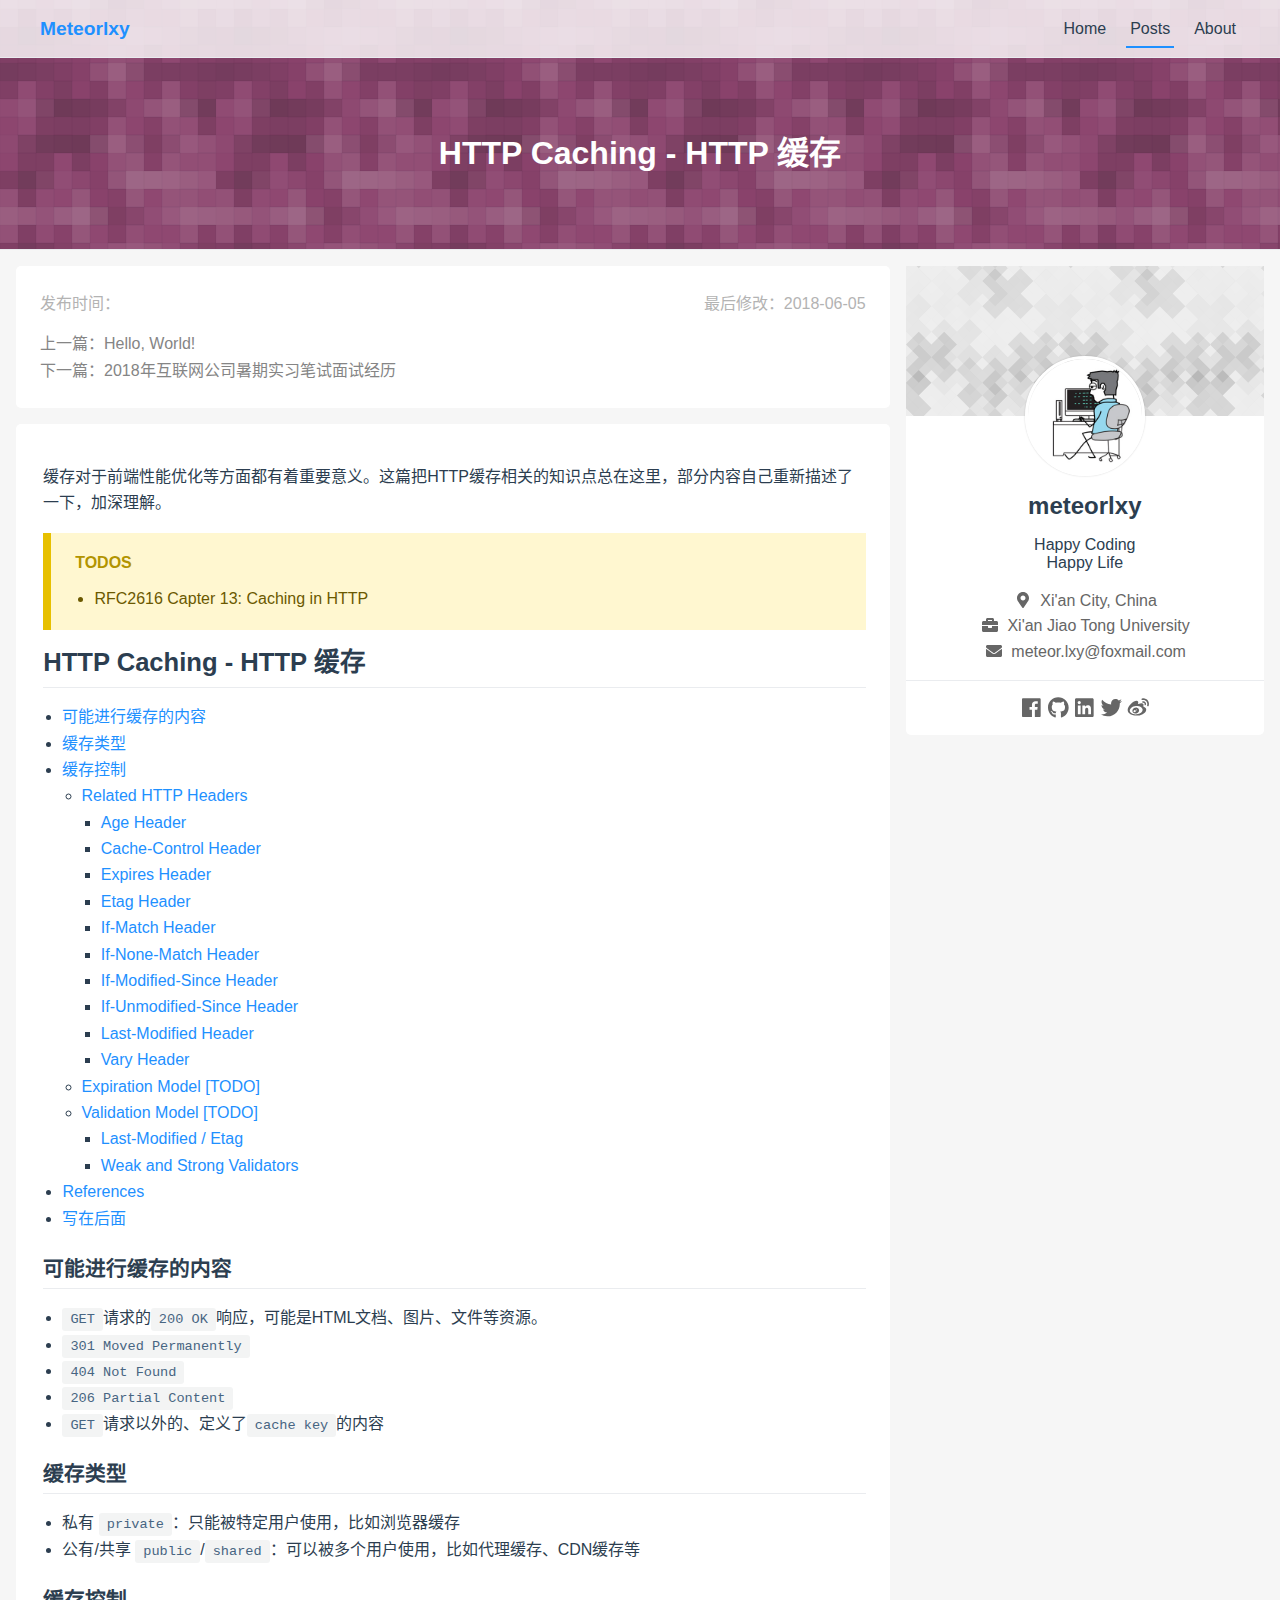
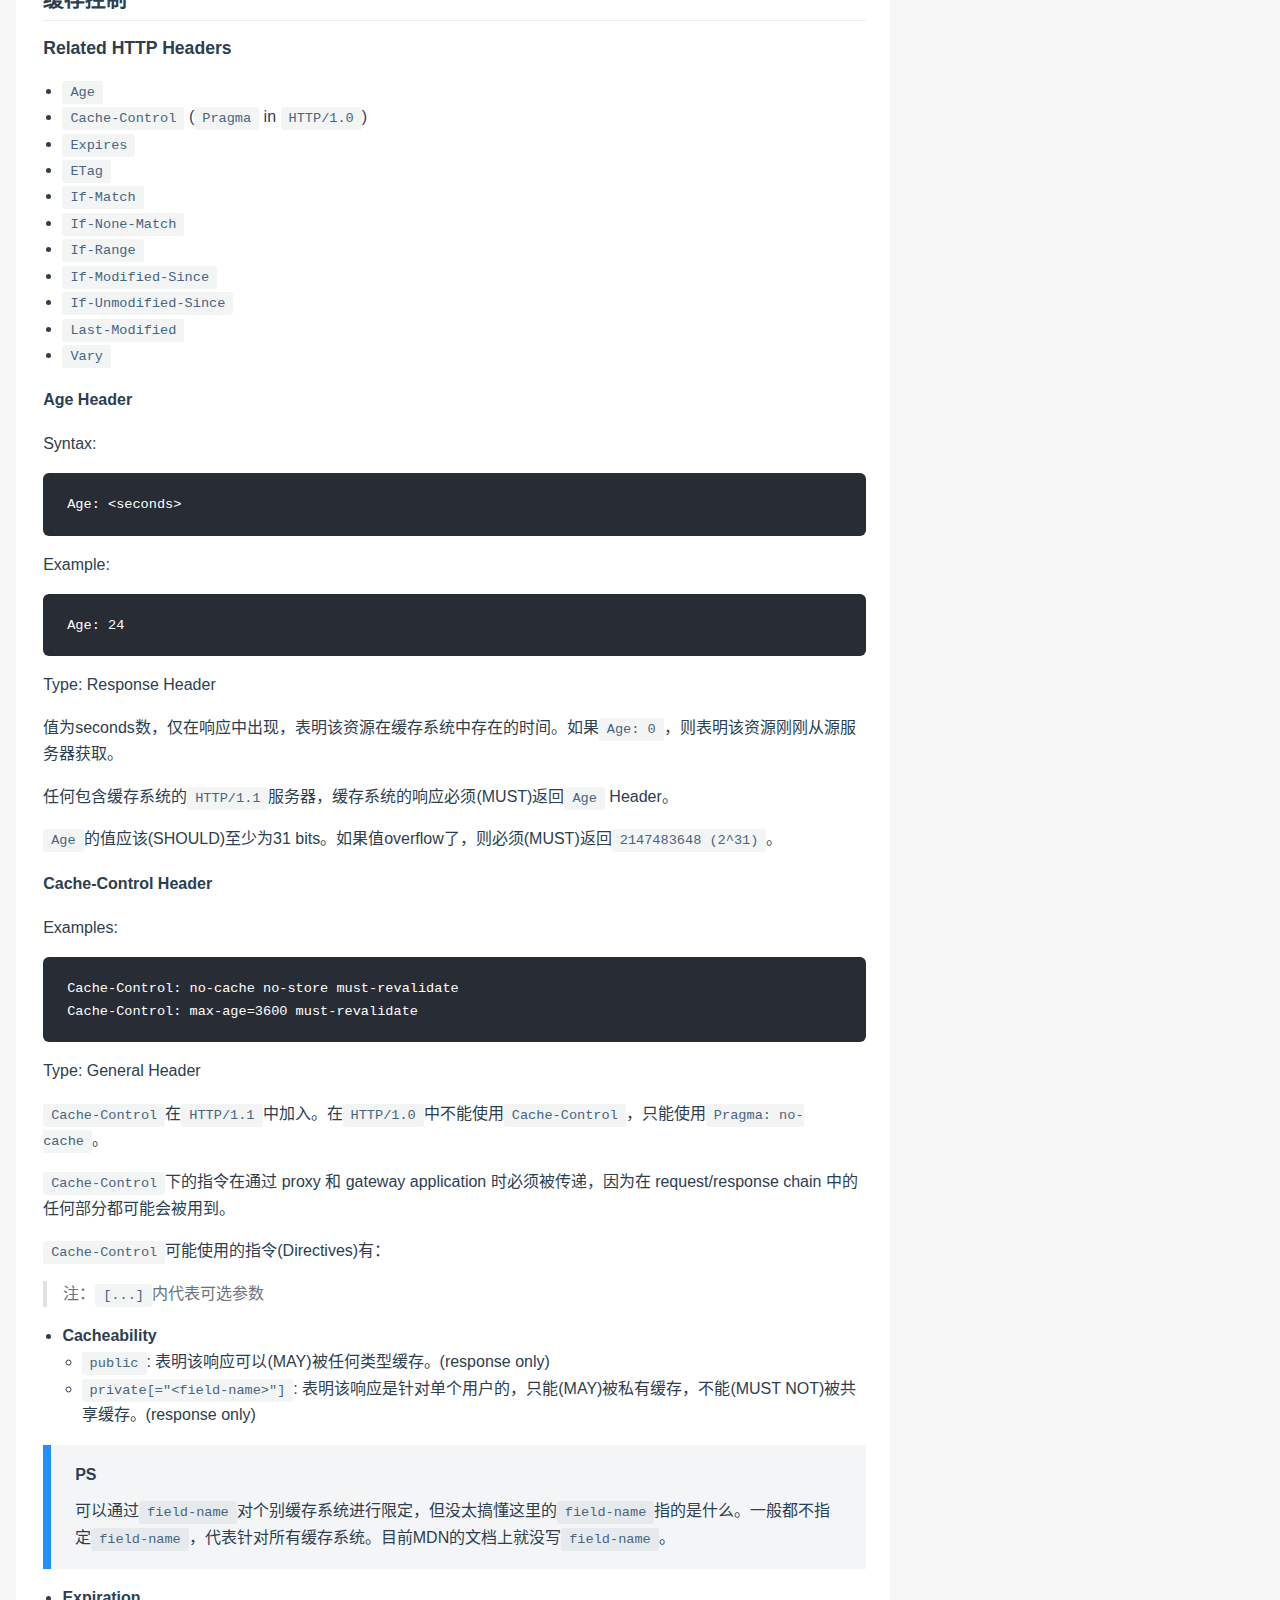
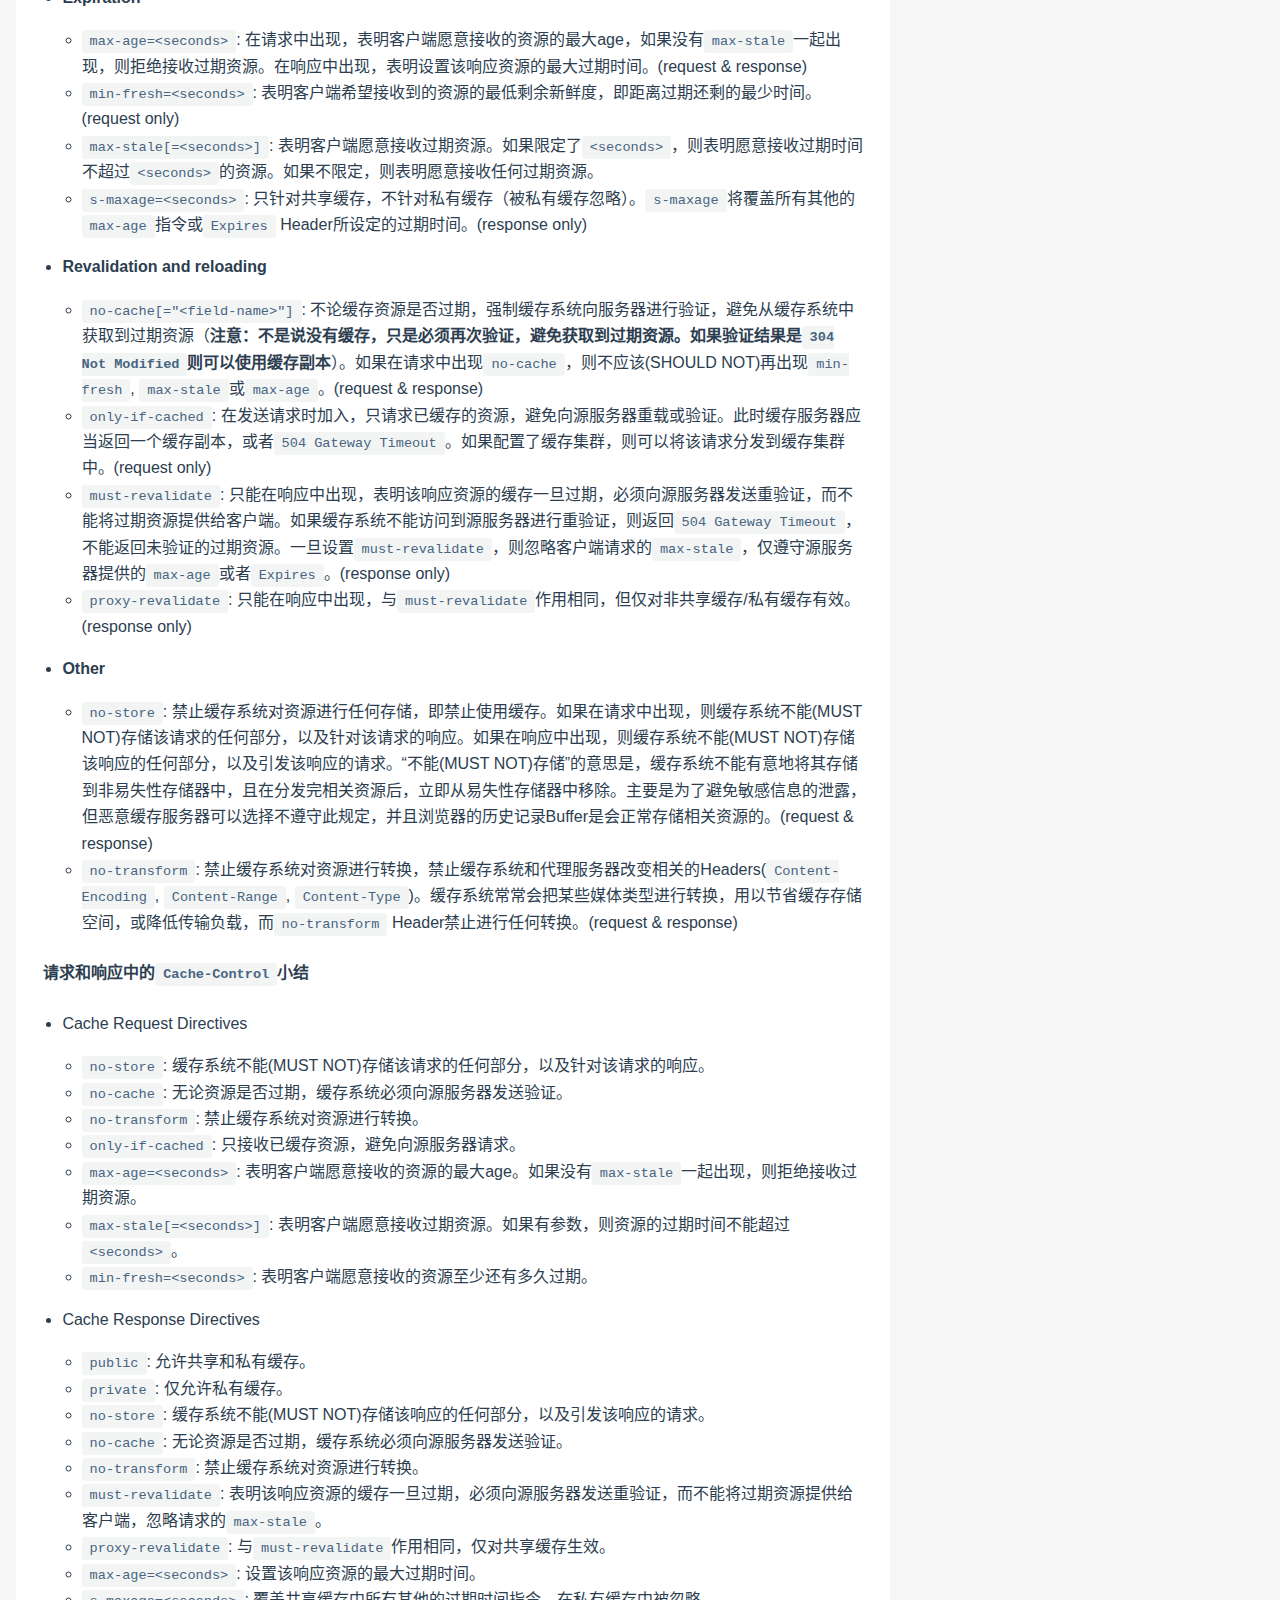
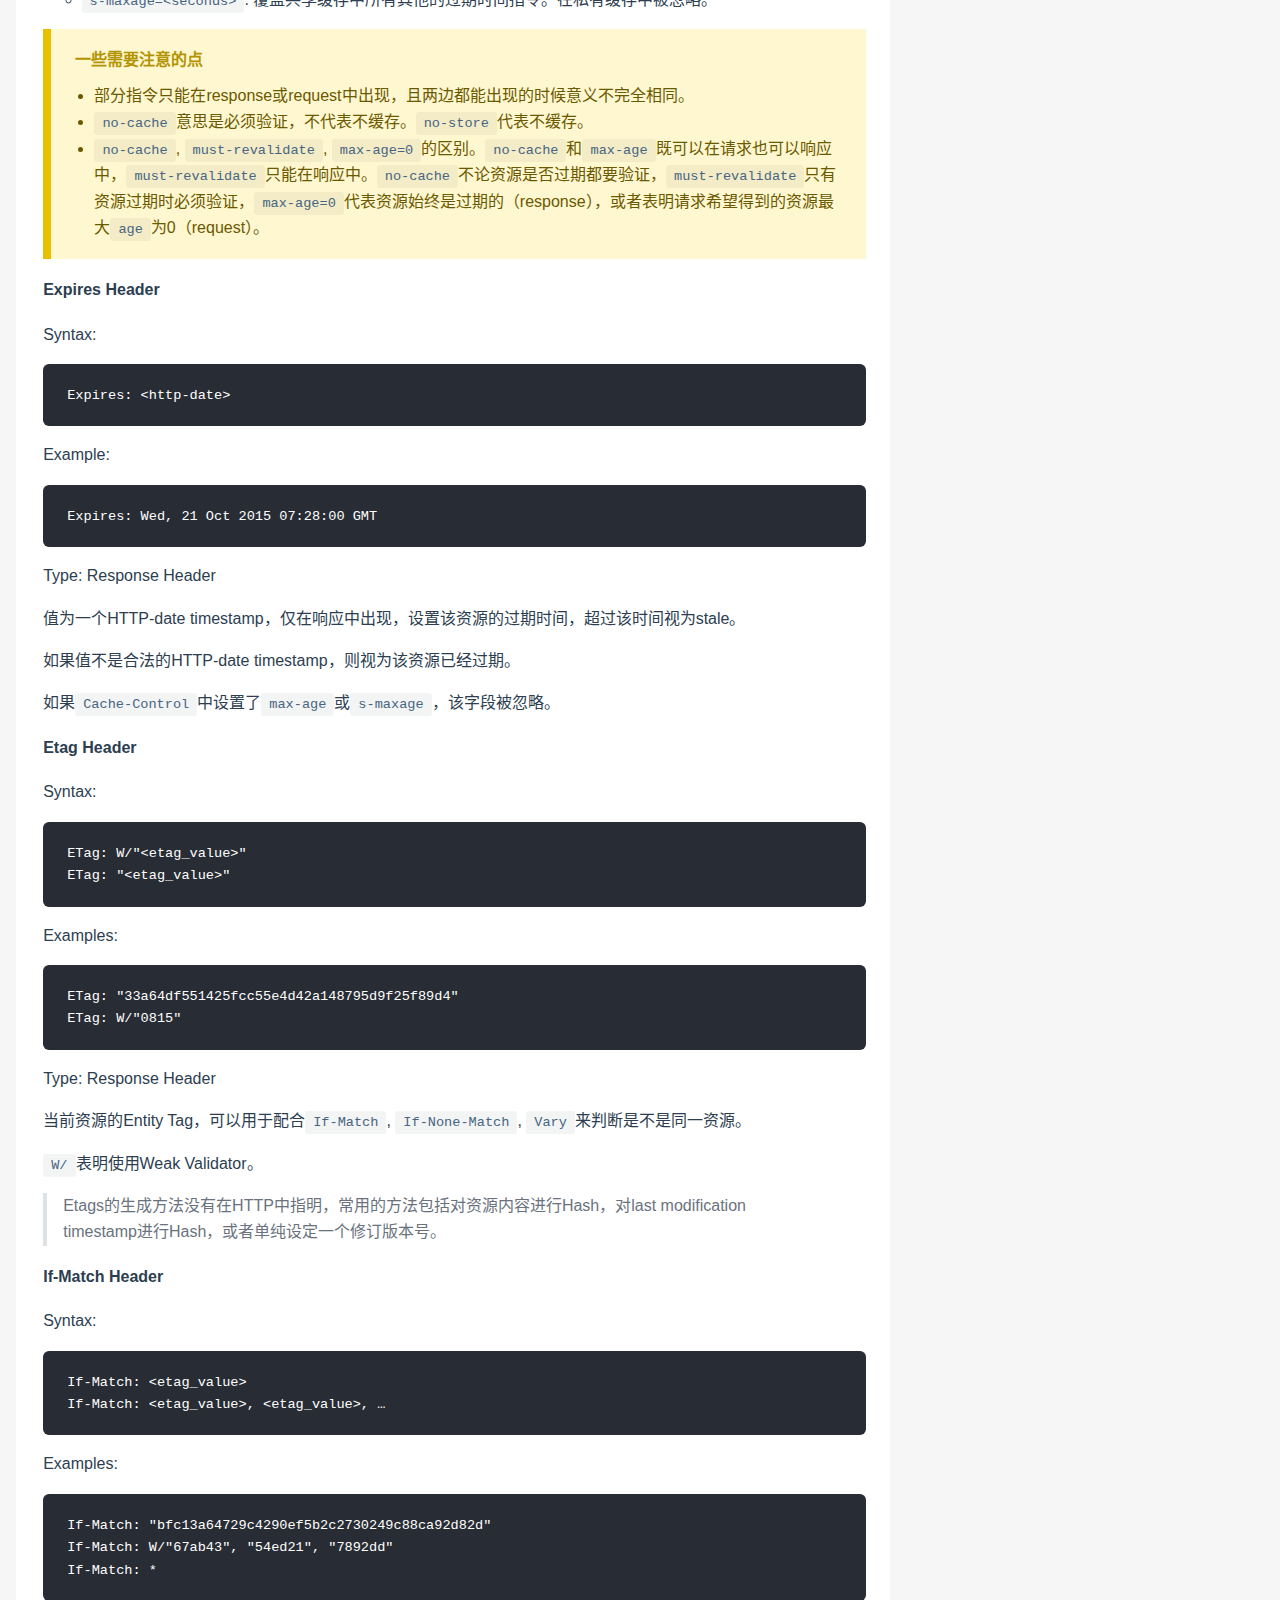
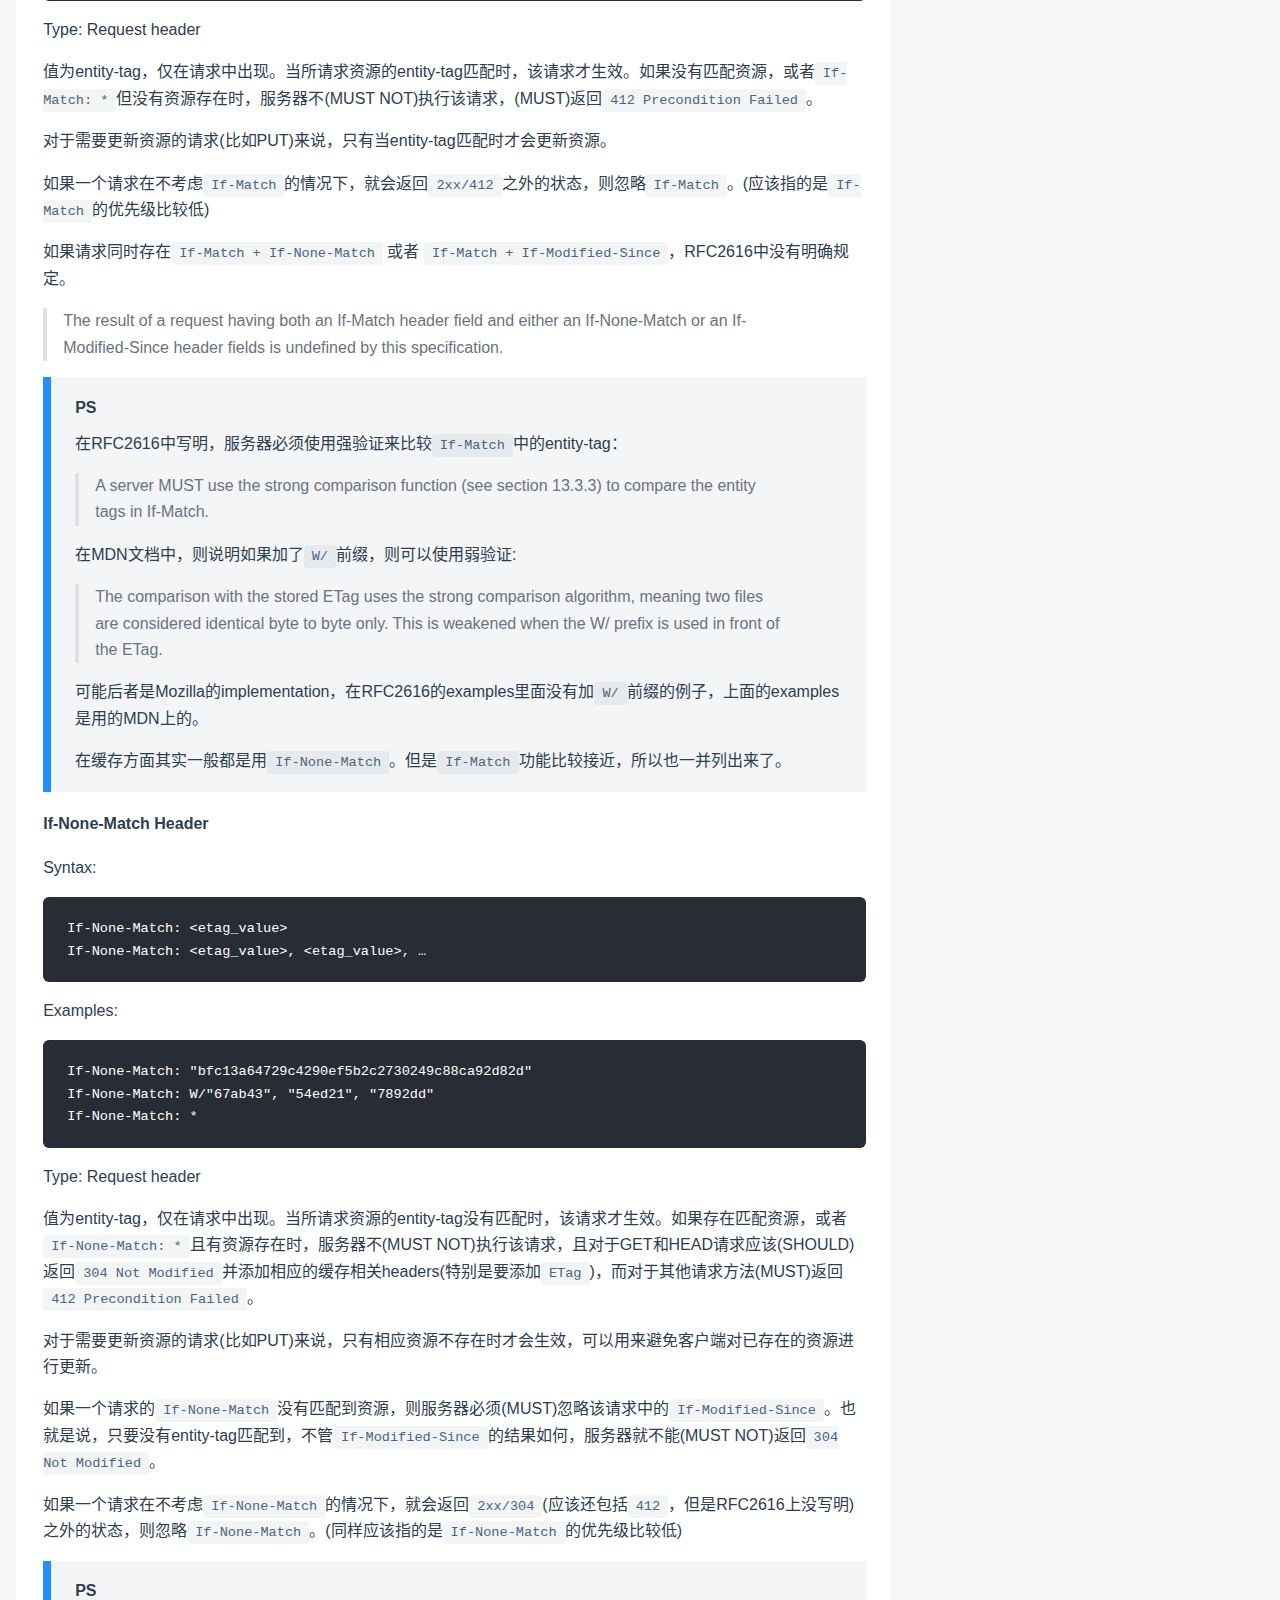
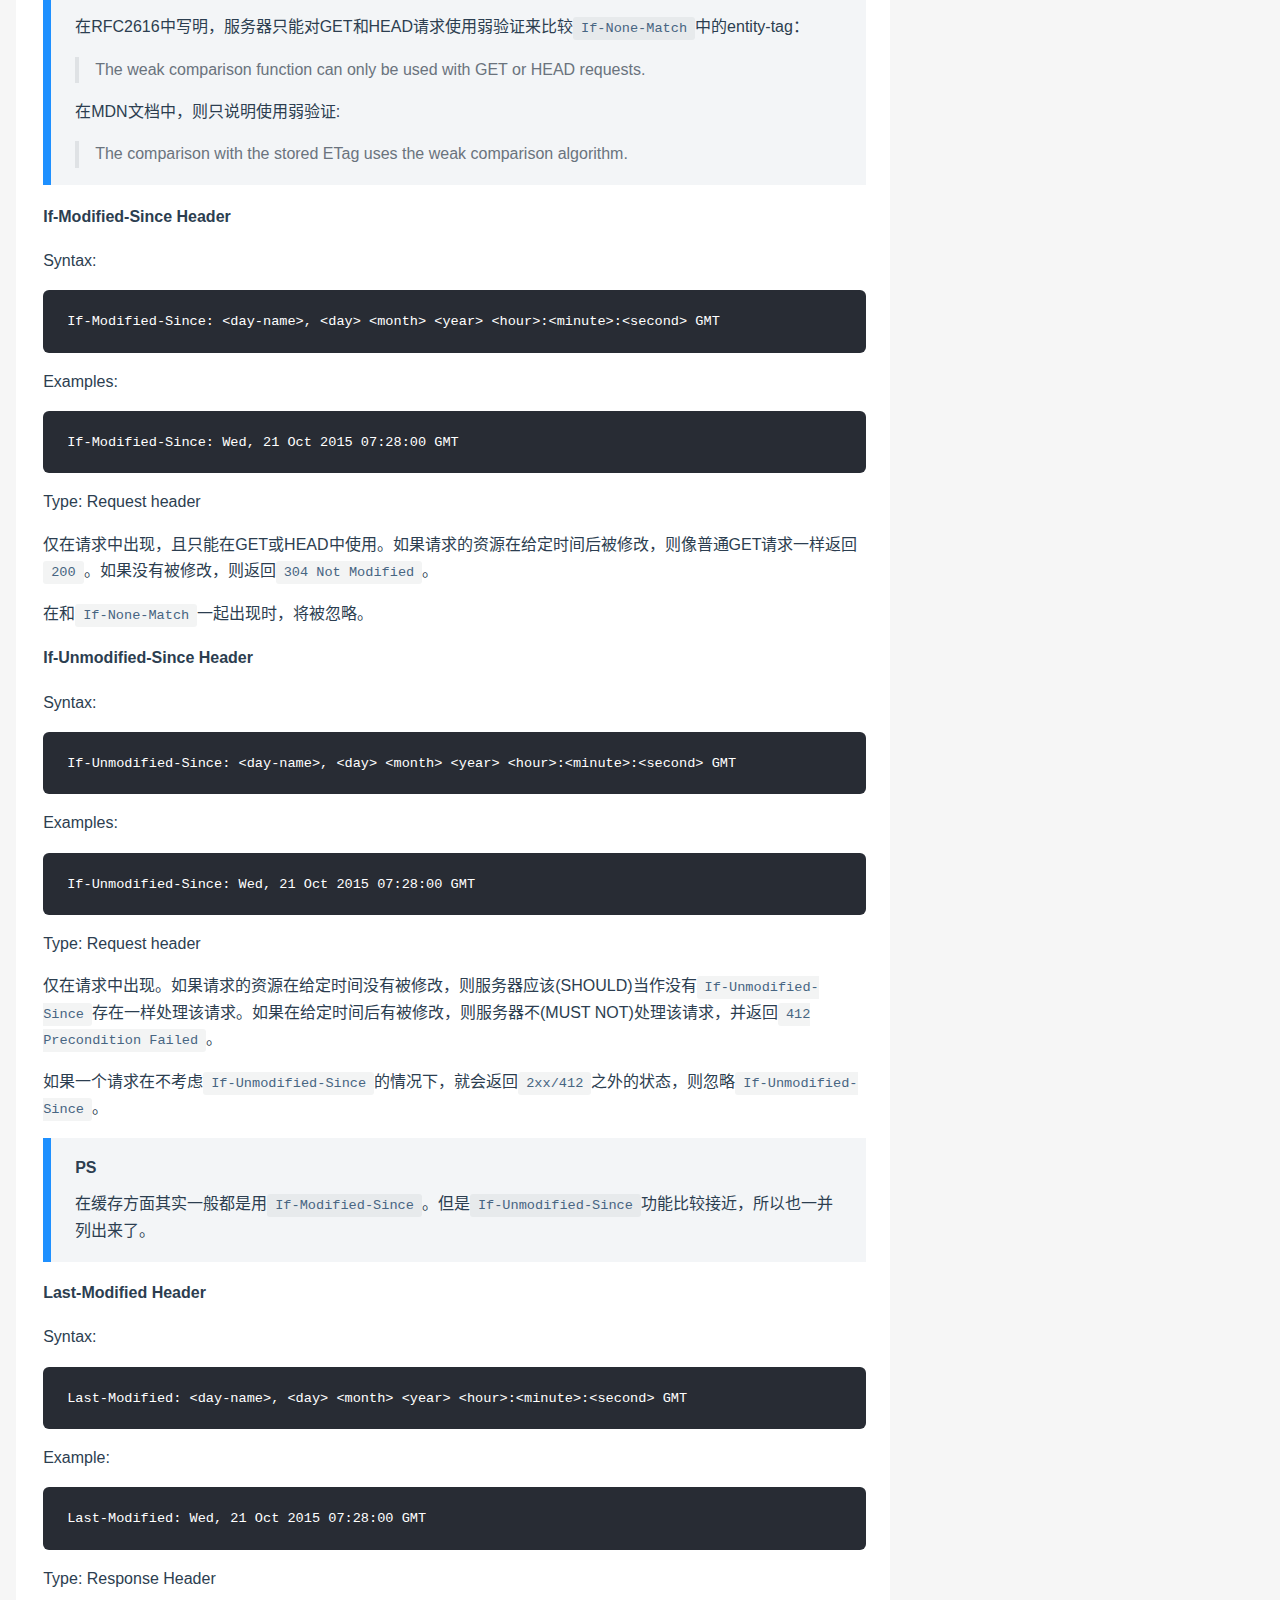
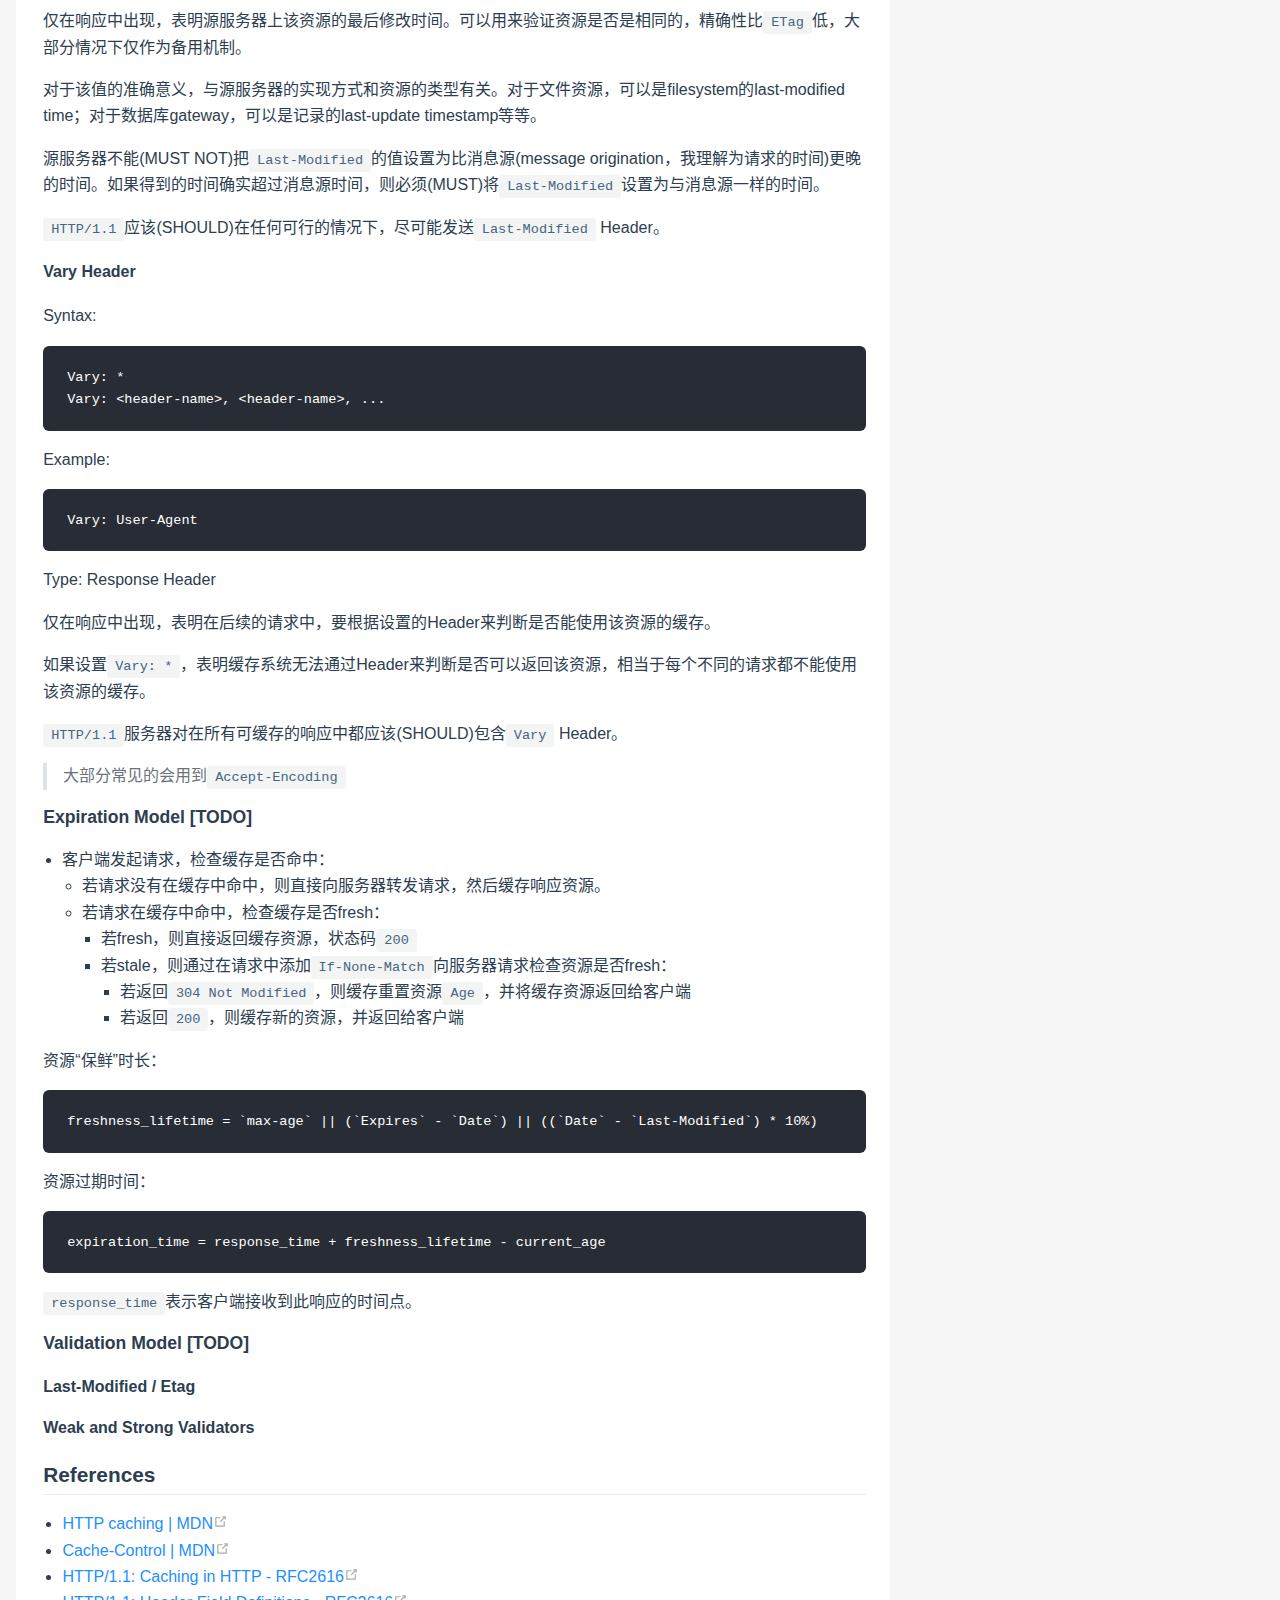
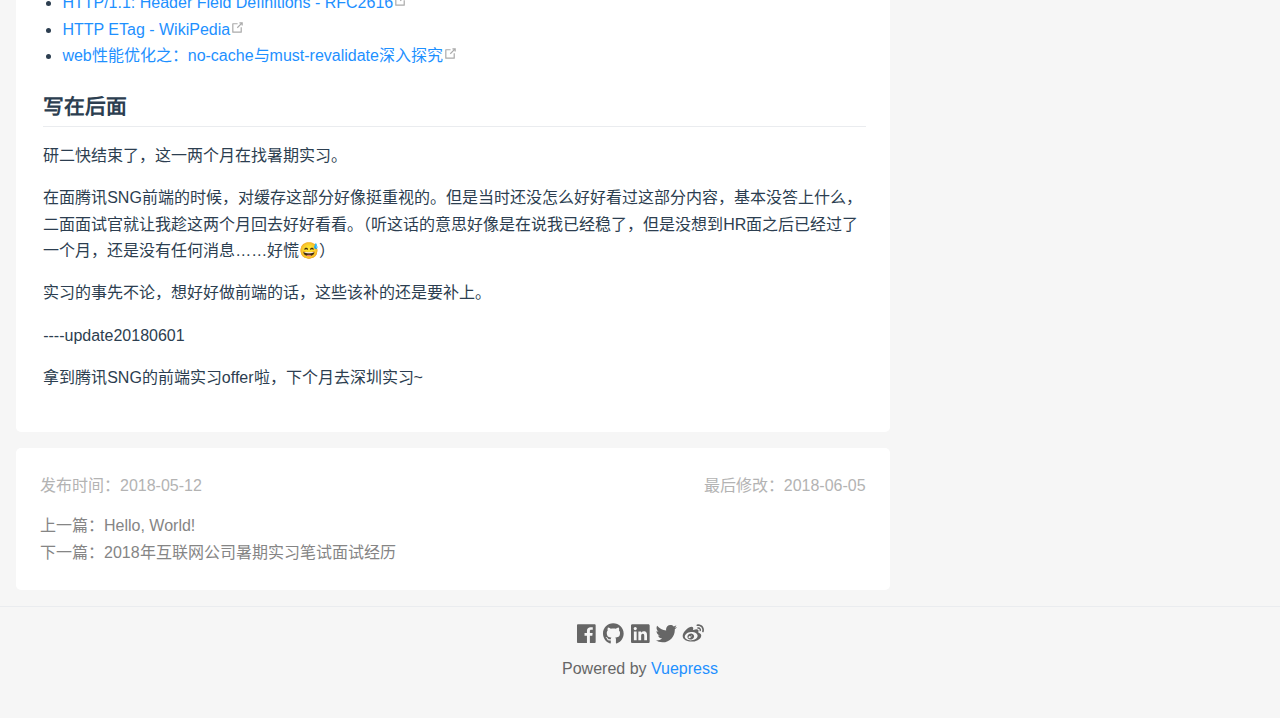
<file: posts/2018-05-12-http-caching.html>
<!DOCTYPE html>
<html lang="zh-CN">
  <head>
    <meta charset="utf-8">
    <meta name="viewport" content="width=device-width,initial-scale=1">
    <title>HTTP Caching - HTTP 缓存 | Meteorlxy</title>
    <meta name="description" content="Note about HTTP Caching - 关于HTTP缓存的相关内容整理">
    <link rel="icon" href="/assets/img/avator.jpg">
    
    <link rel="preload" href="/assets/js/vendor.vue.1003d77e.js" as="script"><link rel="preload" href="/assets/css/0.styles.b0f8b2d0.css" as="style"><link rel="preload" href="/assets/js/vendor.commons.b0f8b2d0.js" as="script"><link rel="preload" href="/assets/js/app.c51640d2.js" as="script"><link rel="preload" href="/assets/js/5.5f8353b0.js" as="script"><link rel="prefetch" href="/assets/js/2.56e6470e.js"><link rel="prefetch" href="/assets/js/3.d13b8ad1.js"><link rel="prefetch" href="/assets/js/4.60ccc30f.js"><link rel="prefetch" href="/assets/js/6.915589f0.js"><link rel="prefetch" href="/assets/js/7.9a9c4d4f.js"><link rel="prefetch" href="/assets/js/8.4d01ebef.js"><link rel="prefetch" href="/assets/js/9.1542fb68.js"><link rel="prefetch" href="/assets/js/10.4a3bb117.js"><link rel="prefetch" href="/assets/js/11.f6a7568a.js"><link rel="prefetch" href="/assets/js/12.a1be51cf.js">
    <link rel="stylesheet" href="/assets/css/0.styles.b0f8b2d0.css">
  </head>
  <body>
    <div id="app" data-server-rendered="true"><div id="app"><header class="header" data-v-5368a541><div data-v-86f5b6a2 data-v-5368a541><nav class="navbar" data-v-86f5b6a2><div class="container" data-v-86f5b6a2><a href="/" class="router-link-active" data-v-86f5b6a2><span class="navbar-site-name" data-v-86f5b6a2>
          Meteorlxy
        </span></a> <div class="navbar-links" data-v-86f5b6a2><a href="/" class="navbar-link" data-v-86f5b6a2>
          Home
        </a><a href="/posts/" class="navbar-link router-link-active" data-v-86f5b6a2>
          Posts
        </a><a href="/about/" class="navbar-link" data-v-86f5b6a2>
          About
        </a></div></div></nav> <div class="navbar-holder" style="display:none;" data-v-86f5b6a2></div></div> <div class="banner" data-v-6d941e04 data-v-5368a541 data-v-5368a541><div class="container" data-v-6d941e04><div class="center" data-v-6d941e04><h1 data-v-6d941e04>HTTP Caching - HTTP 缓存</h1></div></div></div></header> <div class="container clearfix show-aside" data-v-4a7290b2 data-v-4a7290b2><main class="main" data-v-4a7290b2><article class="post" data-v-4a7290b2 data-v-4a7290b2><section class="post-meta main-div" data-v-14b3e8ca><section class="post-date clearfix" data-v-14b3e8ca><span class="create-date" data-v-14b3e8ca>发布时间：2018-05-12</span> <span class="update-date" data-v-14b3e8ca>
      最后修改：2018-06-05
    </span></section> <section class="post-links" data-v-14b3e8ca><a href="/posts/2018-05-09-hello-world.html" class="post-link" data-v-14b3e8ca>
      上一篇：Hello, World!
    </a> <a href="/posts/2018-06-06-internship-of-2018.html" class="post-link" data-v-14b3e8ca>
      下一篇：2018年互联网公司暑期实习笔试面试经历
    </a></section></section> <div class="content custom post-content markdown-body"><p>缓存对于前端性能优化等方面都有着重要意义。这篇把HTTP缓存相关的知识点总在这里，部分内容自己重新描述了一下，加深理解。</p> <div class="warning custom-block"><p class="custom-block-title">TODOS</p> <ul><li>RFC2616 Capter 13: Caching in HTTP</li></ul></div> <h1 id="http-caching-http-缓存"><a href="#http-caching-http-缓存" aria-hidden="true" class="header-anchor">#</a> HTTP Caching - HTTP 缓存</h1> <p></p><div class="table-of-contents"><ul><li><a href="#可能进行缓存的内容">可能进行缓存的内容</a></li><li><a href="#缓存类型">缓存类型</a></li><li><a href="#缓存控制">缓存控制</a><ul><li><a href="#related-http-headers">Related HTTP Headers</a><ul><li><a href="#age-header">Age Header</a></li><li><a href="#cache-control-header">Cache-Control Header</a></li><li><a href="#expires-header">Expires Header</a></li><li><a href="#etag-header">Etag Header</a></li><li><a href="#if-match-header">If-Match Header</a></li><li><a href="#if-none-match-header">If-None-Match Header</a></li><li><a href="#if-modified-since-header">If-Modified-Since Header</a></li><li><a href="#if-unmodified-since-header">If-Unmodified-Since Header</a></li><li><a href="#last-modified-header">Last-Modified Header</a></li><li><a href="#vary-header">Vary Header</a></li></ul></li><li><a href="#expiration-model-todo">Expiration Model [TODO]</a></li><li><a href="#validation-model-todo">Validation Model [TODO]</a><ul><li><a href="#last-modified-etag">Last-Modified / Etag</a></li><li><a href="#weak-and-strong-validators">Weak and Strong Validators</a></li></ul></li></ul></li><li><a href="#references">References</a></li><li><a href="#写在后面">写在后面</a></li></ul></div><p></p> <h2 id="可能进行缓存的内容"><a href="#可能进行缓存的内容" aria-hidden="true" class="header-anchor">#</a> 可能进行缓存的内容</h2> <ul><li><code>GET</code>请求的<code>200 OK</code>响应，可能是HTML文档、图片、文件等资源。</li> <li><code>301 Moved Permanently</code></li> <li><code>404 Not Found</code></li> <li><code>206 Partial Content</code></li> <li><code>GET</code>请求以外的、定义了<code>cache key</code>的内容</li></ul> <h2 id="缓存类型"><a href="#缓存类型" aria-hidden="true" class="header-anchor">#</a> 缓存类型</h2> <ul><li>私有 <code>private</code>：只能被特定用户使用，比如浏览器缓存</li> <li>公有/共享 <code>public</code>/<code>shared</code>：可以被多个用户使用，比如代理缓存、CDN缓存等</li></ul> <h2 id="缓存控制"><a href="#缓存控制" aria-hidden="true" class="header-anchor">#</a> 缓存控制</h2> <h3 id="related-http-headers"><a href="#related-http-headers" aria-hidden="true" class="header-anchor">#</a> Related HTTP Headers</h3> <ul><li><code>Age</code></li> <li><a href="#cache-control-header"><code>Cache-Control</code></a> (<code>Pragma</code> in <code>HTTP/1.0</code>)</li> <li><code>Expires</code></li> <li><code>ETag</code></li> <li><code>If-Match</code></li> <li><code>If-None-Match</code></li> <li><code>If-Range</code></li> <li><code>If-Modified-Since</code></li> <li><code>If-Unmodified-Since</code></li> <li><code>Last-Modified</code></li> <li><code>Vary</code></li></ul> <h4 id="age-header"><a href="#age-header" aria-hidden="true" class="header-anchor">#</a> Age Header</h4> <p>Syntax:</p> <div class="language- extra-class"><pre class="language-text"><code>Age: &lt;seconds&gt;
</code></pre></div><p>Example:</p> <div class="language- extra-class"><pre class="language-text"><code>Age: 24
</code></pre></div><p>Type: Response Header</p> <p>值为seconds数，仅在响应中出现，表明该资源在缓存系统中存在的时间。如果<code>Age: 0</code>，则表明该资源刚刚从源服务器获取。</p> <p>任何包含缓存系统的<code>HTTP/1.1</code>服务器，缓存系统的响应必须(MUST)返回<code>Age</code> Header。</p> <p><code>Age</code>的值应该(SHOULD)至少为31 bits。如果值overflow了，则必须(MUST)返回<code>2147483648 (2^31)</code>。</p> <h4 id="cache-control-header"><a href="#cache-control-header" aria-hidden="true" class="header-anchor">#</a> Cache-Control Header</h4> <p>Examples:</p> <div class="language- extra-class"><pre class="language-text"><code>Cache-Control: no-cache no-store must-revalidate
Cache-Control: max-age=3600 must-revalidate
</code></pre></div><p>Type: General Header</p> <p><code>Cache-Control</code>在<code>HTTP/1.1</code>中加入。在<code>HTTP/1.0</code>中不能使用<code>Cache-Control</code>，只能使用<code>Pragma: no-cache</code>。</p> <p><code>Cache-Control</code>下的指令在通过 proxy 和 gateway application 时必须被传递，因为在 request/response chain 中的任何部分都可能会被用到。</p> <p><code>Cache-Control</code>可能使用的指令(Directives)有：</p> <blockquote><p>注：<code>[...]</code>内代表可选参数</p></blockquote> <ul><li><strong>Cacheability</strong> <ul><li><code>public</code>: 表明该响应可以(MAY)被任何类型缓存。(response only)</li> <li><code>private[=&quot;&lt;field-name&gt;&quot;]</code>: 表明该响应是针对单个用户的，只能(MAY)被私有缓存，不能(MUST NOT)被共享缓存。(response only)</li></ul></li></ul> <div class="tip custom-block"><p class="custom-block-title">PS</p> <p>可以通过<code>field-name</code>对个别缓存系统进行限定，但没太搞懂这里的<code>field-name</code>指的是什么。一般都不指定<code>field-name</code>，代表针对所有缓存系统。目前MDN的文档上就没写<code>field-name</code>。</p></div> <ul><li><p><strong>Expiration</strong></p> <ul><li><code>max-age=&lt;seconds&gt;</code>: 在请求中出现，表明客户端愿意接收的资源的最大age，如果没有<code>max-stale</code>一起出现，则拒绝接收过期资源。在响应中出现，表明设置该响应资源的最大过期时间。(request &amp; response)</li> <li><code>min-fresh=&lt;seconds&gt;</code>: 表明客户端希望接收到的资源的最低剩余新鲜度，即距离过期还剩的最少时间。(request only)</li> <li><code>max-stale[=&lt;seconds&gt;]</code>: 表明客户端愿意接收过期资源。如果限定了<code>&lt;seconds&gt;</code>，则表明愿意接收过期时间不超过<code>&lt;seconds&gt;</code>的资源。如果不限定，则表明愿意接收任何过期资源。</li> <li><code>s-maxage=&lt;seconds&gt;</code>: 只针对共享缓存，不针对私有缓存（被私有缓存忽略）。<code>s-maxage</code>将覆盖所有其他的<code>max-age</code>指令或<code>Expires</code> Header所设定的过期时间。(response only)</li></ul></li> <li><p><strong>Revalidation and reloading</strong></p> <ul><li><code>no-cache[=&quot;&lt;field-name&gt;&quot;]</code>: 不论缓存资源是否过期，强制缓存系统向服务器进行验证，避免从缓存系统中获取到过期资源（<strong>注意：不是说没有缓存，只是必须再次验证，避免获取到过期资源。如果验证结果是<code>304 Not Modified</code>则可以使用缓存副本</strong>）。如果在请求中出现<code>no-cache</code>，则不应该(SHOULD NOT)再出现<code>min-fresh</code>, <code>max-stale</code>或<code>max-age</code>。(request &amp; response)</li> <li><code>only-if-cached</code>: 在发送请求时加入，只请求已缓存的资源，避免向源服务器重载或验证。此时缓存服务器应当返回一个缓存副本，或者<code>504 Gateway Timeout</code>。如果配置了缓存集群，则可以将该请求分发到缓存集群中。(request only)</li> <li><code>must-revalidate</code>: 只能在响应中出现，表明该响应资源的缓存一旦过期，必须向源服务器发送重验证，而不能将过期资源提供给客户端。如果缓存系统不能访问到源服务器进行重验证，则返回<code>504 Gateway Timeout</code>，不能返回未验证的过期资源。一旦设置<code>must-revalidate</code>，则忽略客户端请求的<code>max-stale</code>，仅遵守源服务器提供的<code>max-age</code>或者<code>Expires</code>。(response only)</li> <li><code>proxy-revalidate</code>: 只能在响应中出现，与<code>must-revalidate</code>作用相同，但仅对非共享缓存/私有缓存有效。(response only)</li></ul></li> <li><p><strong>Other</strong></p> <ul><li><code>no-store</code>: 禁止缓存系统对资源进行任何存储，即禁止使用缓存。如果在请求中出现，则缓存系统不能(MUST NOT)存储该请求的任何部分，以及针对该请求的响应。如果在响应中出现，则缓存系统不能(MUST NOT)存储该响应的任何部分，以及引发该响应的请求。“不能(MUST NOT)存储”的意思是，缓存系统不能有意地将其存储到非易失性存储器中，且在分发完相关资源后，立即从易失性存储器中移除。主要是为了避免敏感信息的泄露，但恶意缓存服务器可以选择不遵守此规定，并且浏览器的历史记录Buffer是会正常存储相关资源的。(request &amp; response)</li> <li><code>no-transform</code>: 禁止缓存系统对资源进行转换，禁止缓存系统和代理服务器改变相关的Headers(<code>Content-Encoding</code>, <code>Content-Range</code>, <code>Content-Type</code>)。缓存系统常常会把某些媒体类型进行转换，用以节省缓存存储空间，或降低传输负载，而<code>no-transform</code> Header禁止进行任何转换。(request &amp; response)</li></ul></li></ul> <h5 id="请求和响应中的cache-control小结"><a href="#请求和响应中的cache-control小结" aria-hidden="true" class="header-anchor">#</a> 请求和响应中的<code>Cache-Control</code>小结</h5> <ul><li><p>Cache Request Directives</p> <ul><li><code>no-store</code>: 缓存系统不能(MUST NOT)存储该请求的任何部分，以及针对该请求的响应。</li> <li><code>no-cache</code>: 无论资源是否过期，缓存系统必须向源服务器发送验证。</li> <li><code>no-transform</code>: 禁止缓存系统对资源进行转换。</li> <li><code>only-if-cached</code>: 只接收已缓存资源，避免向源服务器请求。</li> <li><code>max-age=&lt;seconds&gt;</code>: 表明客户端愿意接收的资源的最大age。如果没有<code>max-stale</code>一起出现，则拒绝接收过期资源。</li> <li><code>max-stale[=&lt;seconds&gt;]</code>: 表明客户端愿意接收过期资源。如果有参数，则资源的过期时间不能超过<code>&lt;seconds&gt;</code>。</li> <li><code>min-fresh=&lt;seconds&gt;</code>: 表明客户端愿意接收的资源至少还有多久过期。</li></ul></li> <li><p>Cache Response Directives</p> <ul><li><code>public</code>: 允许共享和私有缓存。</li> <li><code>private</code>: 仅允许私有缓存。</li> <li><code>no-store</code>: 缓存系统不能(MUST NOT)存储该响应的任何部分，以及引发该响应的请求。</li> <li><code>no-cache</code>: 无论资源是否过期，缓存系统必须向源服务器发送验证。</li> <li><code>no-transform</code>: 禁止缓存系统对资源进行转换。</li> <li><code>must-revalidate</code>: 表明该响应资源的缓存一旦过期，必须向源服务器发送重验证，而不能将过期资源提供给客户端，忽略请求的<code>max-stale</code>。</li> <li><code>proxy-revalidate</code>: 与<code>must-revalidate</code>作用相同，仅对共享缓存生效。</li> <li><code>max-age=&lt;seconds&gt;</code>: 设置该响应资源的最大过期时间。</li> <li><code>s-maxage=&lt;seconds&gt;</code>: 覆盖共享缓存中所有其他的过期时间指令。在私有缓存中被忽略。</li></ul></li></ul> <div class="warning custom-block"><p class="custom-block-title">一些需要注意的点</p> <ul><li>部分指令只能在response或request中出现，且两边都能出现的时候意义不完全相同。</li> <li><code>no-cache</code>意思是必须验证，不代表不缓存。<code>no-store</code>代表不缓存。</li> <li><code>no-cache</code>, <code>must-revalidate</code>, <code>max-age=0</code>的区别。<code>no-cache</code>和<code>max-age</code>既可以在请求也可以响应中，<code>must-revalidate</code>只能在响应中。<code>no-cache</code>不论资源是否过期都要验证，<code>must-revalidate</code>只有资源过期时必须验证，<code>max-age=0</code>代表资源始终是过期的（response），或者表明请求希望得到的资源最大<code>age</code>为0（request）。</li></ul></div> <h4 id="expires-header"><a href="#expires-header" aria-hidden="true" class="header-anchor">#</a> Expires Header</h4> <p>Syntax:</p> <div class="language- extra-class"><pre class="language-text"><code>Expires: &lt;http-date&gt;
</code></pre></div><p>Example:</p> <div class="language- extra-class"><pre class="language-text"><code>Expires: Wed, 21 Oct 2015 07:28:00 GMT
</code></pre></div><p>Type: Response Header</p> <p>值为一个HTTP-date timestamp，仅在响应中出现，设置该资源的过期时间，超过该时间视为stale。</p> <p>如果值不是合法的HTTP-date timestamp，则视为该资源已经过期。</p> <p>如果<code>Cache-Control</code>中设置了<code>max-age</code>或<code>s-maxage</code>，该字段被忽略。</p> <h4 id="etag-header"><a href="#etag-header" aria-hidden="true" class="header-anchor">#</a> Etag Header</h4> <p>Syntax:</p> <div class="language- extra-class"><pre class="language-text"><code>ETag: W/&quot;&lt;etag_value&gt;&quot;
ETag: &quot;&lt;etag_value&gt;&quot;
</code></pre></div><p>Examples:</p> <div class="language- extra-class"><pre class="language-text"><code>ETag: &quot;33a64df551425fcc55e4d42a148795d9f25f89d4&quot;
ETag: W/&quot;0815&quot;
</code></pre></div><p>Type: Response Header</p> <p>当前资源的Entity Tag，可以用于配合<code>If-Match</code>, <code>If-None-Match</code>, <code>Vary</code>来判断是不是同一资源。</p> <p><code>W/</code>表明使用Weak Validator。</p> <blockquote><p>Etags的生成方法没有在HTTP中指明，常用的方法包括对资源内容进行Hash，对last modification timestamp进行Hash，或者单纯设定一个修订版本号。</p></blockquote> <h4 id="if-match-header"><a href="#if-match-header" aria-hidden="true" class="header-anchor">#</a> If-Match Header</h4> <p>Syntax:</p> <div class="language- extra-class"><pre class="language-text"><code>If-Match: &lt;etag_value&gt;
If-Match: &lt;etag_value&gt;, &lt;etag_value&gt;, …
</code></pre></div><p>Examples:</p> <div class="language- extra-class"><pre class="language-text"><code>If-Match: &quot;bfc13a64729c4290ef5b2c2730249c88ca92d82d&quot;
If-Match: W/&quot;67ab43&quot;, &quot;54ed21&quot;, &quot;7892dd&quot;
If-Match: *
</code></pre></div><p>Type: Request header</p> <p>值为entity-tag，仅在请求中出现。当所请求资源的entity-tag匹配时，该请求才生效。如果没有匹配资源，或者<code>If-Match: *</code>但没有资源存在时，服务器不(MUST NOT)执行该请求，(MUST)返回<code>412 Precondition Failed</code>。</p> <p>对于需要更新资源的请求(比如PUT)来说，只有当entity-tag匹配时才会更新资源。</p> <p>如果一个请求在不考虑<code>If-Match</code>的情况下，就会返回<code>2xx/412</code>之外的状态，则忽略<code>If-Match</code>。(应该指的是<code>If-Match</code>的优先级比较低)</p> <p>如果请求同时存在<code>If-Match + If-None-Match</code> 或者 <code>If-Match + If-Modified-Since</code>，RFC2616中没有明确规定。</p> <blockquote><p>The result of a request having both an If-Match header field and either an If-None-Match or an If-Modified-Since header fields is undefined by this specification.</p></blockquote> <div class="tip custom-block"><p class="custom-block-title">PS</p> <p>在RFC2616中写明，服务器必须使用强验证来比较<code>If-Match</code>中的entity-tag：</p> <blockquote><p>A server MUST use the strong comparison function (see section 13.3.3) to compare the entity tags in If-Match.</p></blockquote> <p>在MDN文档中，则说明如果加了<code>W/</code>前缀，则可以使用弱验证:</p> <blockquote><p>The comparison with the stored ETag uses the strong comparison algorithm, meaning two files are considered identical byte to byte only. This is weakened when the  W/ prefix is used in front of the ETag.</p></blockquote> <p>可能后者是Mozilla的implementation，在RFC2616的examples里面没有加<code>W/</code>前缀的例子，上面的examples是用的MDN上的。</p> <p>在缓存方面其实一般都是用<code>If-None-Match</code>。但是<code>If-Match</code>功能比较接近，所以也一并列出来了。</p></div> <h4 id="if-none-match-header"><a href="#if-none-match-header" aria-hidden="true" class="header-anchor">#</a> If-None-Match Header</h4> <p>Syntax:</p> <div class="language- extra-class"><pre class="language-text"><code>If-None-Match: &lt;etag_value&gt;
If-None-Match: &lt;etag_value&gt;, &lt;etag_value&gt;, …
</code></pre></div><p>Examples:</p> <div class="language- extra-class"><pre class="language-text"><code>If-None-Match: &quot;bfc13a64729c4290ef5b2c2730249c88ca92d82d&quot;
If-None-Match: W/&quot;67ab43&quot;, &quot;54ed21&quot;, &quot;7892dd&quot;
If-None-Match: *
</code></pre></div><p>Type: Request header</p> <p>值为entity-tag，仅在请求中出现。当所请求资源的entity-tag没有匹配时，该请求才生效。如果存在匹配资源，或者<code>If-None-Match: *</code>且有资源存在时，服务器不(MUST NOT)执行该请求，且对于GET和HEAD请求应该(SHOULD)返回<code>304 Not Modified</code>并添加相应的缓存相关headers(特别是要添加<code>ETag</code>)，而对于其他请求方法(MUST)返回<code>412 Precondition Failed</code>。</p> <p>对于需要更新资源的请求(比如PUT)来说，只有相应资源不存在时才会生效，可以用来避免客户端对已存在的资源进行更新。</p> <p>如果一个请求的<code>If-None-Match</code>没有匹配到资源，则服务器必须(MUST)忽略该请求中的<code>If-Modified-Since</code>。也就是说，只要没有entity-tag匹配到，不管<code>If-Modified-Since</code>的结果如何，服务器就不能(MUST NOT)返回<code>304 Not Modified</code>。</p> <p>如果一个请求在不考虑<code>If-None-Match</code>的情况下，就会返回<code>2xx/304</code>(应该还包括<code>412</code>，但是RFC2616上没写明)之外的状态，则忽略<code>If-None-Match</code>。(同样应该指的是<code>If-None-Match</code>的优先级比较低)</p> <div class="tip custom-block"><p class="custom-block-title">PS</p> <p>在RFC2616中写明，服务器只能对GET和HEAD请求使用弱验证来比较<code>If-None-Match</code>中的entity-tag：</p> <blockquote><p>The weak comparison function can only be used with GET or HEAD requests.</p></blockquote> <p>在MDN文档中，则只说明使用弱验证:</p> <blockquote><p>The comparison with the stored ETag uses the weak comparison algorithm.</p></blockquote></div> <h4 id="if-modified-since-header"><a href="#if-modified-since-header" aria-hidden="true" class="header-anchor">#</a> If-Modified-Since Header</h4> <p>Syntax:</p> <div class="language- extra-class"><pre class="language-text"><code>If-Modified-Since: &lt;day-name&gt;, &lt;day&gt; &lt;month&gt; &lt;year&gt; &lt;hour&gt;:&lt;minute&gt;:&lt;second&gt; GMT
</code></pre></div><p>Examples:</p> <div class="language- extra-class"><pre class="language-text"><code>If-Modified-Since: Wed, 21 Oct 2015 07:28:00 GMT
</code></pre></div><p>Type: Request header</p> <p>仅在请求中出现，且只能在GET或HEAD中使用。如果请求的资源在给定时间后被修改，则像普通GET请求一样返回<code>200</code>。如果没有被修改，则返回<code>304 Not Modified</code>。</p> <p>在和<code>If-None-Match</code>一起出现时，将被忽略。</p> <h4 id="if-unmodified-since-header"><a href="#if-unmodified-since-header" aria-hidden="true" class="header-anchor">#</a> If-Unmodified-Since Header</h4> <p>Syntax:</p> <div class="language- extra-class"><pre class="language-text"><code>If-Unmodified-Since: &lt;day-name&gt;, &lt;day&gt; &lt;month&gt; &lt;year&gt; &lt;hour&gt;:&lt;minute&gt;:&lt;second&gt; GMT
</code></pre></div><p>Examples:</p> <div class="language- extra-class"><pre class="language-text"><code>If-Unmodified-Since: Wed, 21 Oct 2015 07:28:00 GMT
</code></pre></div><p>Type: Request header</p> <p>仅在请求中出现。如果请求的资源在给定时间没有被修改，则服务器应该(SHOULD)当作没有<code>If-Unmodified-Since</code>存在一样处理该请求。如果在给定时间后有被修改，则服务器不(MUST NOT)处理该请求，并返回<code>412 Precondition Failed</code>。</p> <p>如果一个请求在不考虑<code>If-Unmodified-Since</code>的情况下，就会返回<code>2xx/412</code>之外的状态，则忽略<code>If-Unmodified-Since</code>。</p> <div class="tip custom-block"><p class="custom-block-title">PS</p> <p>在缓存方面其实一般都是用<code>If-Modified-Since</code>。但是<code>If-Unmodified-Since</code>功能比较接近，所以也一并列出来了。</p></div> <h4 id="last-modified-header"><a href="#last-modified-header" aria-hidden="true" class="header-anchor">#</a> Last-Modified Header</h4> <p>Syntax:</p> <div class="language- extra-class"><pre class="language-text"><code>Last-Modified: &lt;day-name&gt;, &lt;day&gt; &lt;month&gt; &lt;year&gt; &lt;hour&gt;:&lt;minute&gt;:&lt;second&gt; GMT
</code></pre></div><p>Example:</p> <div class="language- extra-class"><pre class="language-text"><code>Last-Modified: Wed, 21 Oct 2015 07:28:00 GMT
</code></pre></div><p>Type: Response Header</p> <p>仅在响应中出现，表明源服务器上该资源的最后修改时间。可以用来验证资源是否是相同的，精确性比<code>ETag</code>低，大部分情况下仅作为备用机制。</p> <p>对于该值的准确意义，与源服务器的实现方式和资源的类型有关。对于文件资源，可以是filesystem的last-modified time；对于数据库gateway，可以是记录的last-update timestamp等等。</p> <p>源服务器不能(MUST NOT)把<code>Last-Modified</code>的值设置为比消息源(message origination，我理解为请求的时间)更晚的时间。如果得到的时间确实超过消息源时间，则必须(MUST)将<code>Last-Modified</code>设置为与消息源一样的时间。</p> <p><code>HTTP/1.1</code>应该(SHOULD)在任何可行的情况下，尽可能发送<code>Last-Modified</code> Header。</p> <h4 id="vary-header"><a href="#vary-header" aria-hidden="true" class="header-anchor">#</a> Vary Header</h4> <p>Syntax:</p> <div class="language- extra-class"><pre class="language-text"><code>Vary: *
Vary: &lt;header-name&gt;, &lt;header-name&gt;, ...
</code></pre></div><p>Example:</p> <div class="language- extra-class"><pre class="language-text"><code>Vary: User-Agent
</code></pre></div><p>Type: Response Header</p> <p>仅在响应中出现，表明在后续的请求中，要根据设置的Header来判断是否能使用该资源的缓存。</p> <p>如果设置<code>Vary: *</code>，表明缓存系统无法通过Header来判断是否可以返回该资源，相当于每个不同的请求都不能使用该资源的缓存。</p> <p><code>HTTP/1.1</code>服务器对在所有可缓存的响应中都应该(SHOULD)包含<code>Vary</code> Header。</p> <blockquote><p>大部分常见的会用到<code>Accept-Encoding</code></p></blockquote> <h3 id="expiration-model-todo"><a href="#expiration-model-todo" aria-hidden="true" class="header-anchor">#</a> Expiration Model [TODO]</h3> <ul><li>客户端发起请求，检查缓存是否命中：
<ul><li>若请求没有在缓存中命中，则直接向服务器转发请求，然后缓存响应资源。</li> <li>若请求在缓存中命中，检查缓存是否fresh：
<ul><li>若fresh，则直接返回缓存资源，状态码<code>200</code></li> <li>若stale，则通过在请求中添加<code>If-None-Match</code>向服务器请求检查资源是否fresh：
<ul><li>若返回<code>304 Not Modified</code>，则缓存重置资源<code>Age</code>，并将缓存资源返回给客户端</li> <li>若返回<code>200</code>，则缓存新的资源，并返回给客户端</li></ul></li></ul></li></ul></li></ul> <p>资源“保鲜”时长：</p> <div class="language- extra-class"><pre class="language-text"><code>freshness_lifetime = `max-age` || (`Expires` - `Date`) || ((`Date` - `Last-Modified`) * 10%)
</code></pre></div><p>资源过期时间：</p> <div class="language- extra-class"><pre class="language-text"><code>expiration_time = response_time + freshness_lifetime - current_age
</code></pre></div><p><code>response_time</code>表示客户端接收到此响应的时间点。</p> <h3 id="validation-model-todo"><a href="#validation-model-todo" aria-hidden="true" class="header-anchor">#</a> Validation Model [TODO]</h3> <h4 id="last-modified-etag"><a href="#last-modified-etag" aria-hidden="true" class="header-anchor">#</a> Last-Modified / Etag</h4> <h4 id="weak-and-strong-validators"><a href="#weak-and-strong-validators" aria-hidden="true" class="header-anchor">#</a> Weak and Strong Validators</h4> <h2 id="references"><a href="#references" aria-hidden="true" class="header-anchor">#</a> References</h2> <ul><li><a href="https://developer.mozilla.org/en-US/docs/Web/HTTP/Caching" target="_blank" rel="noopener noreferrer">HTTP caching | MDN<svg xmlns="http://www.w3.org/2000/svg" aria-hidden="true" x="0px" y="0px" viewBox="0 0 100 100" width="15" height="15" class="icon outbound"><path fill="currentColor" d="M18.8,85.1h56l0,0c2.2,0,4-1.8,4-4v-32h-8v28h-48v-48h28v-8h-32l0,0c-2.2,0-4,1.8-4,4v56C14.8,83.3,16.6,85.1,18.8,85.1z"></path> <polygon fill="currentColor" points="45.7,48.7 51.3,54.3 77.2,28.5 77.2,37.2 85.2,37.2 85.2,14.9 62.8,14.9 62.8,22.9 71.5,22.9"></polygon></svg></a></li> <li><a href="https://developer.mozilla.org/zh-CN/docs/Web/HTTP/Headers/Cache-Control" target="_blank" rel="noopener noreferrer">Cache-Control | MDN<svg xmlns="http://www.w3.org/2000/svg" aria-hidden="true" x="0px" y="0px" viewBox="0 0 100 100" width="15" height="15" class="icon outbound"><path fill="currentColor" d="M18.8,85.1h56l0,0c2.2,0,4-1.8,4-4v-32h-8v28h-48v-48h28v-8h-32l0,0c-2.2,0-4,1.8-4,4v56C14.8,83.3,16.6,85.1,18.8,85.1z"></path> <polygon fill="currentColor" points="45.7,48.7 51.3,54.3 77.2,28.5 77.2,37.2 85.2,37.2 85.2,14.9 62.8,14.9 62.8,22.9 71.5,22.9"></polygon></svg></a></li> <li><a href="https://www.w3.org/Protocols/rfc2616/rfc2616-sec13.html" target="_blank" rel="noopener noreferrer">HTTP/1.1: Caching in HTTP - RFC2616<svg xmlns="http://www.w3.org/2000/svg" aria-hidden="true" x="0px" y="0px" viewBox="0 0 100 100" width="15" height="15" class="icon outbound"><path fill="currentColor" d="M18.8,85.1h56l0,0c2.2,0,4-1.8,4-4v-32h-8v28h-48v-48h28v-8h-32l0,0c-2.2,0-4,1.8-4,4v56C14.8,83.3,16.6,85.1,18.8,85.1z"></path> <polygon fill="currentColor" points="45.7,48.7 51.3,54.3 77.2,28.5 77.2,37.2 85.2,37.2 85.2,14.9 62.8,14.9 62.8,22.9 71.5,22.9"></polygon></svg></a></li> <li><a href="https://www.w3.org/Protocols/rfc2616/rfc2616-sec14.html" target="_blank" rel="noopener noreferrer">HTTP/1.1: Header Field Definitions - RFC2616<svg xmlns="http://www.w3.org/2000/svg" aria-hidden="true" x="0px" y="0px" viewBox="0 0 100 100" width="15" height="15" class="icon outbound"><path fill="currentColor" d="M18.8,85.1h56l0,0c2.2,0,4-1.8,4-4v-32h-8v28h-48v-48h28v-8h-32l0,0c-2.2,0-4,1.8-4,4v56C14.8,83.3,16.6,85.1,18.8,85.1z"></path> <polygon fill="currentColor" points="45.7,48.7 51.3,54.3 77.2,28.5 77.2,37.2 85.2,37.2 85.2,14.9 62.8,14.9 62.8,22.9 71.5,22.9"></polygon></svg></a></li> <li><a href="https://en.wikipedia.org/wiki/HTTP_ETag" target="_blank" rel="noopener noreferrer">HTTP ETag - WikiPedia<svg xmlns="http://www.w3.org/2000/svg" aria-hidden="true" x="0px" y="0px" viewBox="0 0 100 100" width="15" height="15" class="icon outbound"><path fill="currentColor" d="M18.8,85.1h56l0,0c2.2,0,4-1.8,4-4v-32h-8v28h-48v-48h28v-8h-32l0,0c-2.2,0-4,1.8-4,4v56C14.8,83.3,16.6,85.1,18.8,85.1z"></path> <polygon fill="currentColor" points="45.7,48.7 51.3,54.3 77.2,28.5 77.2,37.2 85.2,37.2 85.2,14.9 62.8,14.9 62.8,22.9 71.5,22.9"></polygon></svg></a></li> <li><a href="https://www.cnblogs.com/chyingp/p/no-cache-vs-must-revalidate.html" target="_blank" rel="noopener noreferrer">web性能优化之：no-cache与must-revalidate深入探究<svg xmlns="http://www.w3.org/2000/svg" aria-hidden="true" x="0px" y="0px" viewBox="0 0 100 100" width="15" height="15" class="icon outbound"><path fill="currentColor" d="M18.8,85.1h56l0,0c2.2,0,4-1.8,4-4v-32h-8v28h-48v-48h28v-8h-32l0,0c-2.2,0-4,1.8-4,4v56C14.8,83.3,16.6,85.1,18.8,85.1z"></path> <polygon fill="currentColor" points="45.7,48.7 51.3,54.3 77.2,28.5 77.2,37.2 85.2,37.2 85.2,14.9 62.8,14.9 62.8,22.9 71.5,22.9"></polygon></svg></a></li></ul> <h2 id="写在后面"><a href="#写在后面" aria-hidden="true" class="header-anchor">#</a> 写在后面</h2> <p>研二快结束了，这一两个月在找暑期实习。</p> <p>在面腾讯SNG前端的时候，对缓存这部分好像挺重视的。但是当时还没怎么好好看过这部分内容，基本没答上什么，二面面试官就让我趁这两个月回去好好看看。（听这话的意思好像是在说我已经稳了，但是没想到HR面之后已经过了一个月，还是没有任何消息……好慌😅）</p> <p>实习的事先不论，想好好做前端的话，这些该补的还是要补上。</p> <p>----update20180601</p> <p>拿到腾讯SNG的前端实习offer啦，下个月去深圳实习~</p></div> <section class="post-meta main-div" data-v-14b3e8ca><section class="post-date clearfix" data-v-14b3e8ca><span class="create-date" data-v-14b3e8ca>发布时间：2018-05-12</span> <span class="update-date" data-v-14b3e8ca>
      最后修改：2018-06-05
    </span></section> <section class="post-links" data-v-14b3e8ca><a href="/posts/2018-05-09-hello-world.html" class="post-link" data-v-14b3e8ca>
      上一篇：Hello, World!
    </a> <a href="/posts/2018-06-06-internship-of-2018.html" class="post-link" data-v-14b3e8ca>
      下一篇：2018年互联网公司暑期实习笔试面试经历
    </a></section></section></article></main> <aside class="aside" data-v-4a7290b2><div class="info-card main-div" data-v-082daf99 data-v-4a7290b2><div class="info-card-header" style="background-image:null;" data-v-082daf99><img src="/assets/img/avator.jpg" alt="meteorlxy" class="info-avator" data-v-082daf99></div> <div class="info-card-body" data-v-082daf99><section class="info-nickname" data-v-082daf99>meteorlxy</section> <section class="info-desc" data-v-082daf99>Happy Coding<br/>Happy Life</section> <section class="info-contact" data-v-082daf99><section data-v-082daf99><span title="Xi'an City, China" class="info info-location" data-v-082daf99><!----> <span class="info-text" style="margin-left:0.2rem;">Xi'an City, China</span></span></section> <section data-v-082daf99><span title="Xi'an Jiao Tong University" class="info info-organization" data-v-082daf99><!----> <span class="info-text" style="margin-left:0.2rem;">Xi'an Jiao Tong University</span></span></section> <section data-v-082daf99><a href="mailto:meteor.lxy@foxmail.com" title="meteor.lxy@foxmail.com" class="info info-email" data-v-082daf99><!----> <span class="info-text" style="margin-left:0.2rem;">meteor.lxy@foxmail.com</span></a></section></section></div> <div class="info-card-footer" data-v-082daf99><section class="info-sns clearfix" data-v-082daf99><a href="https://www.facebook.com/meteorlxy.cn" target="_blank" class="sns-link" data-v-082daf99><span title="Facebook: meteorlxy.cn" class="sns-icon" data-v-082daf99><!----></span></a><a href="https://github.com/meteorlxy" target="_blank" class="sns-link" data-v-082daf99><span title="GitHub: meteorlxy" class="sns-icon" data-v-082daf99><!----></span></a><a href="http://www.linkedin.com/in/meteorlxy" target="_blank" class="sns-link" data-v-082daf99><span title="LinkedIn: meteorlxy" class="sns-icon" data-v-082daf99><!----></span></a><a href="https://twitter.com/meteorlxy_cn" target="_blank" class="sns-link" data-v-082daf99><span title="Twitter: meteorlxy_cn" class="sns-icon" data-v-082daf99><!----></span></a><a href="https://weibo.com/u/2039655434" target="_blank" class="sns-link" data-v-082daf99><span title="WeiBo: @焦炭君_Meteor" class="sns-icon" data-v-082daf99><!----></span></a></section></div></div></aside></div> <footer class="footer" data-v-509fd749><p class="sns-links" data-v-509fd749><a href="https://www.facebook.com/meteorlxy.cn" target="_blank" class="sns-link" data-v-509fd749><span title="Facebook: meteorlxy.cn" class="sns-icon" data-v-509fd749><!----></span></a><a href="https://github.com/meteorlxy" target="_blank" class="sns-link" data-v-509fd749><span title="GitHub: meteorlxy" class="sns-icon" data-v-509fd749><!----></span></a><a href="http://www.linkedin.com/in/meteorlxy" target="_blank" class="sns-link" data-v-509fd749><span title="LinkedIn: meteorlxy" class="sns-icon" data-v-509fd749><!----></span></a><a href="https://twitter.com/meteorlxy_cn" target="_blank" class="sns-link" data-v-509fd749><span title="Twitter: meteorlxy_cn" class="sns-icon" data-v-509fd749><!----></span></a><a href="https://weibo.com/u/2039655434" target="_blank" class="sns-link" data-v-509fd749><span title="WeiBo: @焦炭君_Meteor" class="sns-icon" data-v-509fd749><!----></span></a></p> <p data-v-509fd749><span data-v-509fd749>Powered by </span> <a href="https://vuepress.vuejs.org" target="_blank" data-v-509fd749>Vuepress</a></p></footer></div></div>
    <script src="/assets/js/vendor.vue.1003d77e.js" defer></script><script src="/assets/js/5.5f8353b0.js" defer></script><script src="/assets/js/vendor.commons.b0f8b2d0.js" defer></script><script src="/assets/js/app.c51640d2.js" defer></script>
  </body>
</html>
</file>
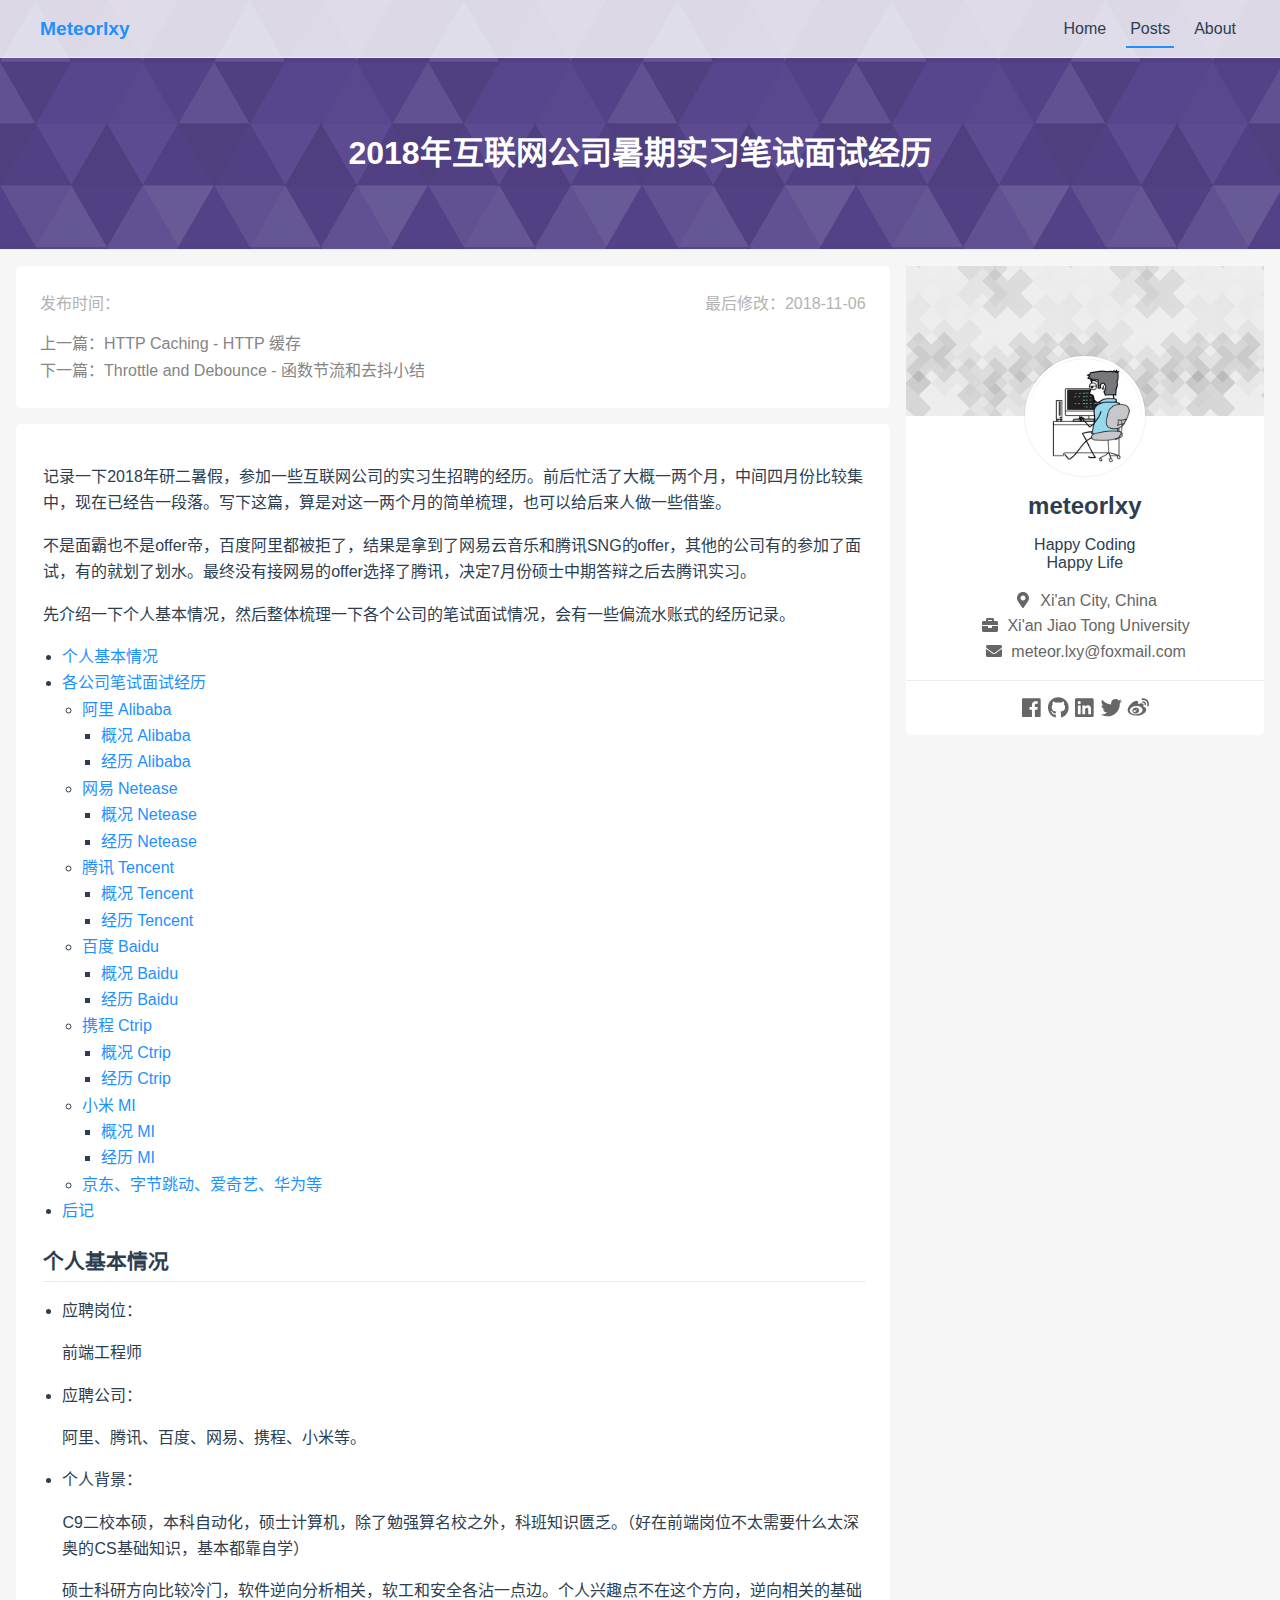
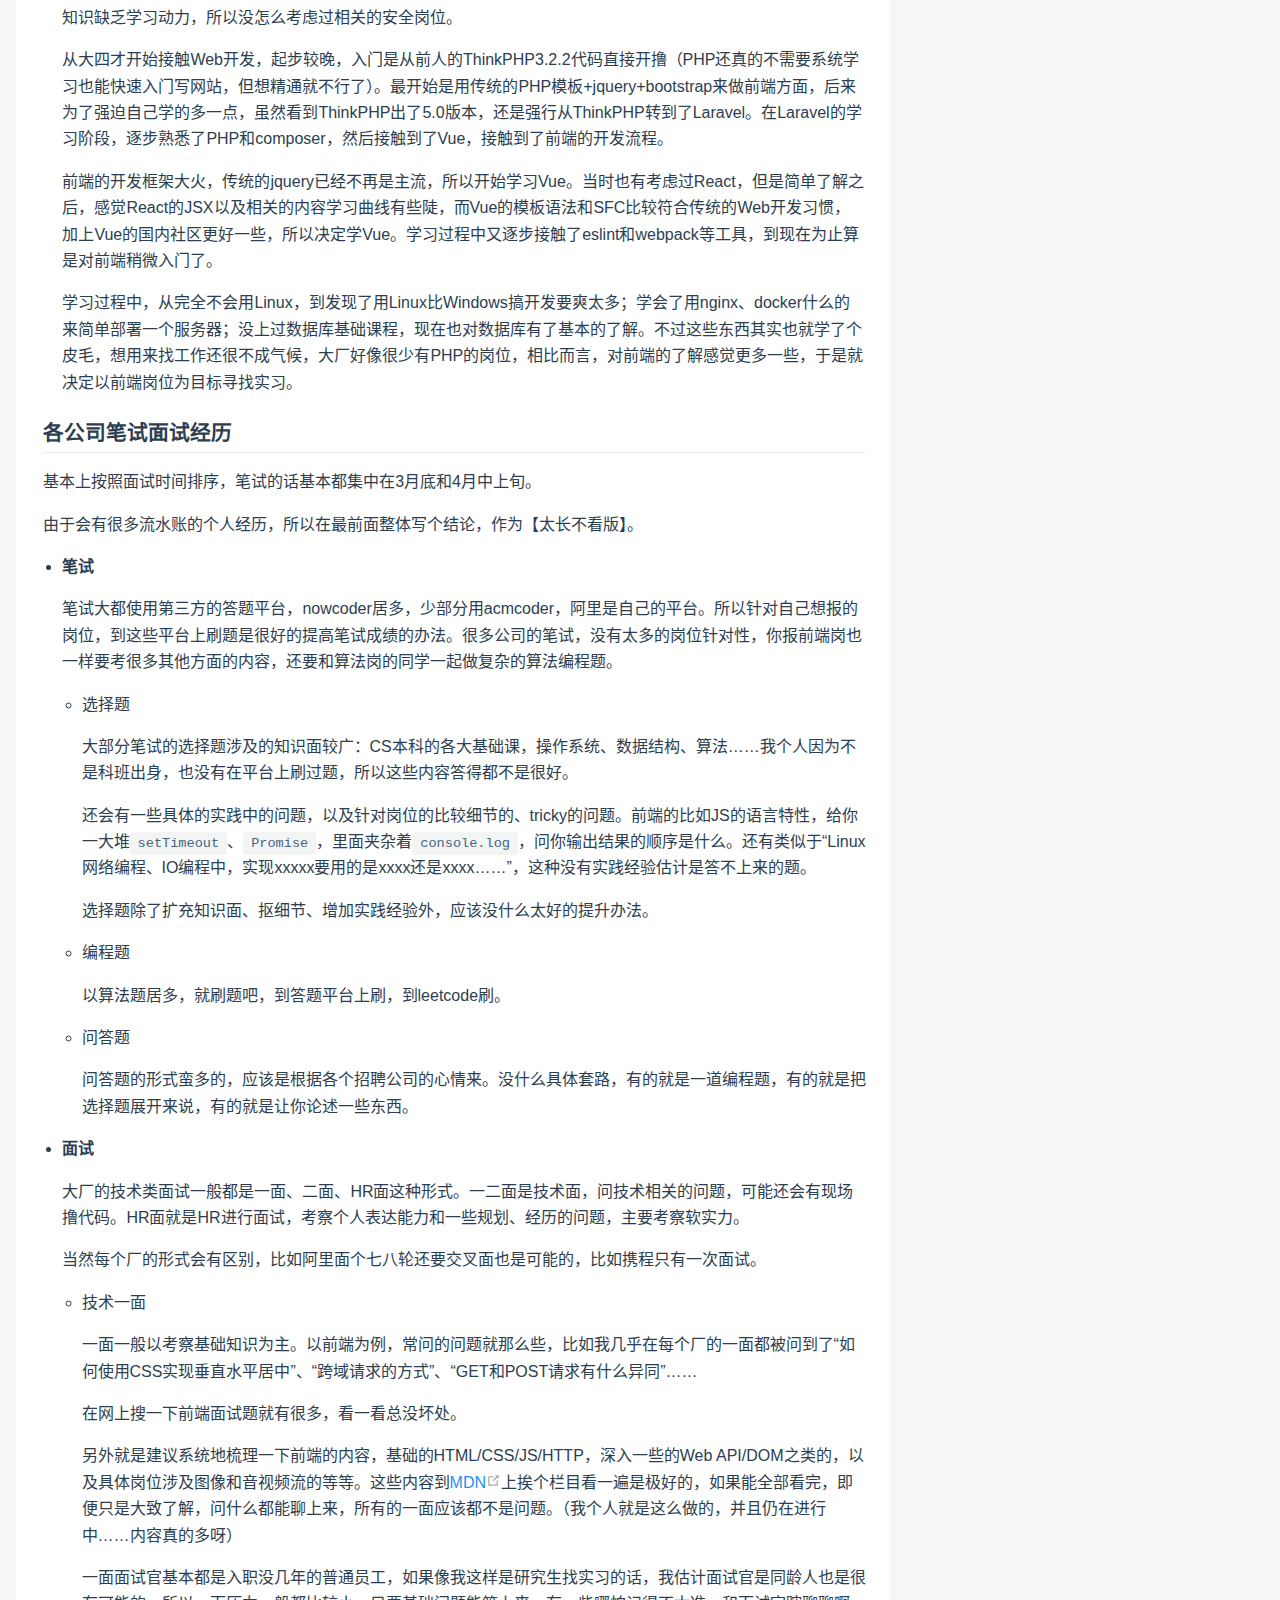
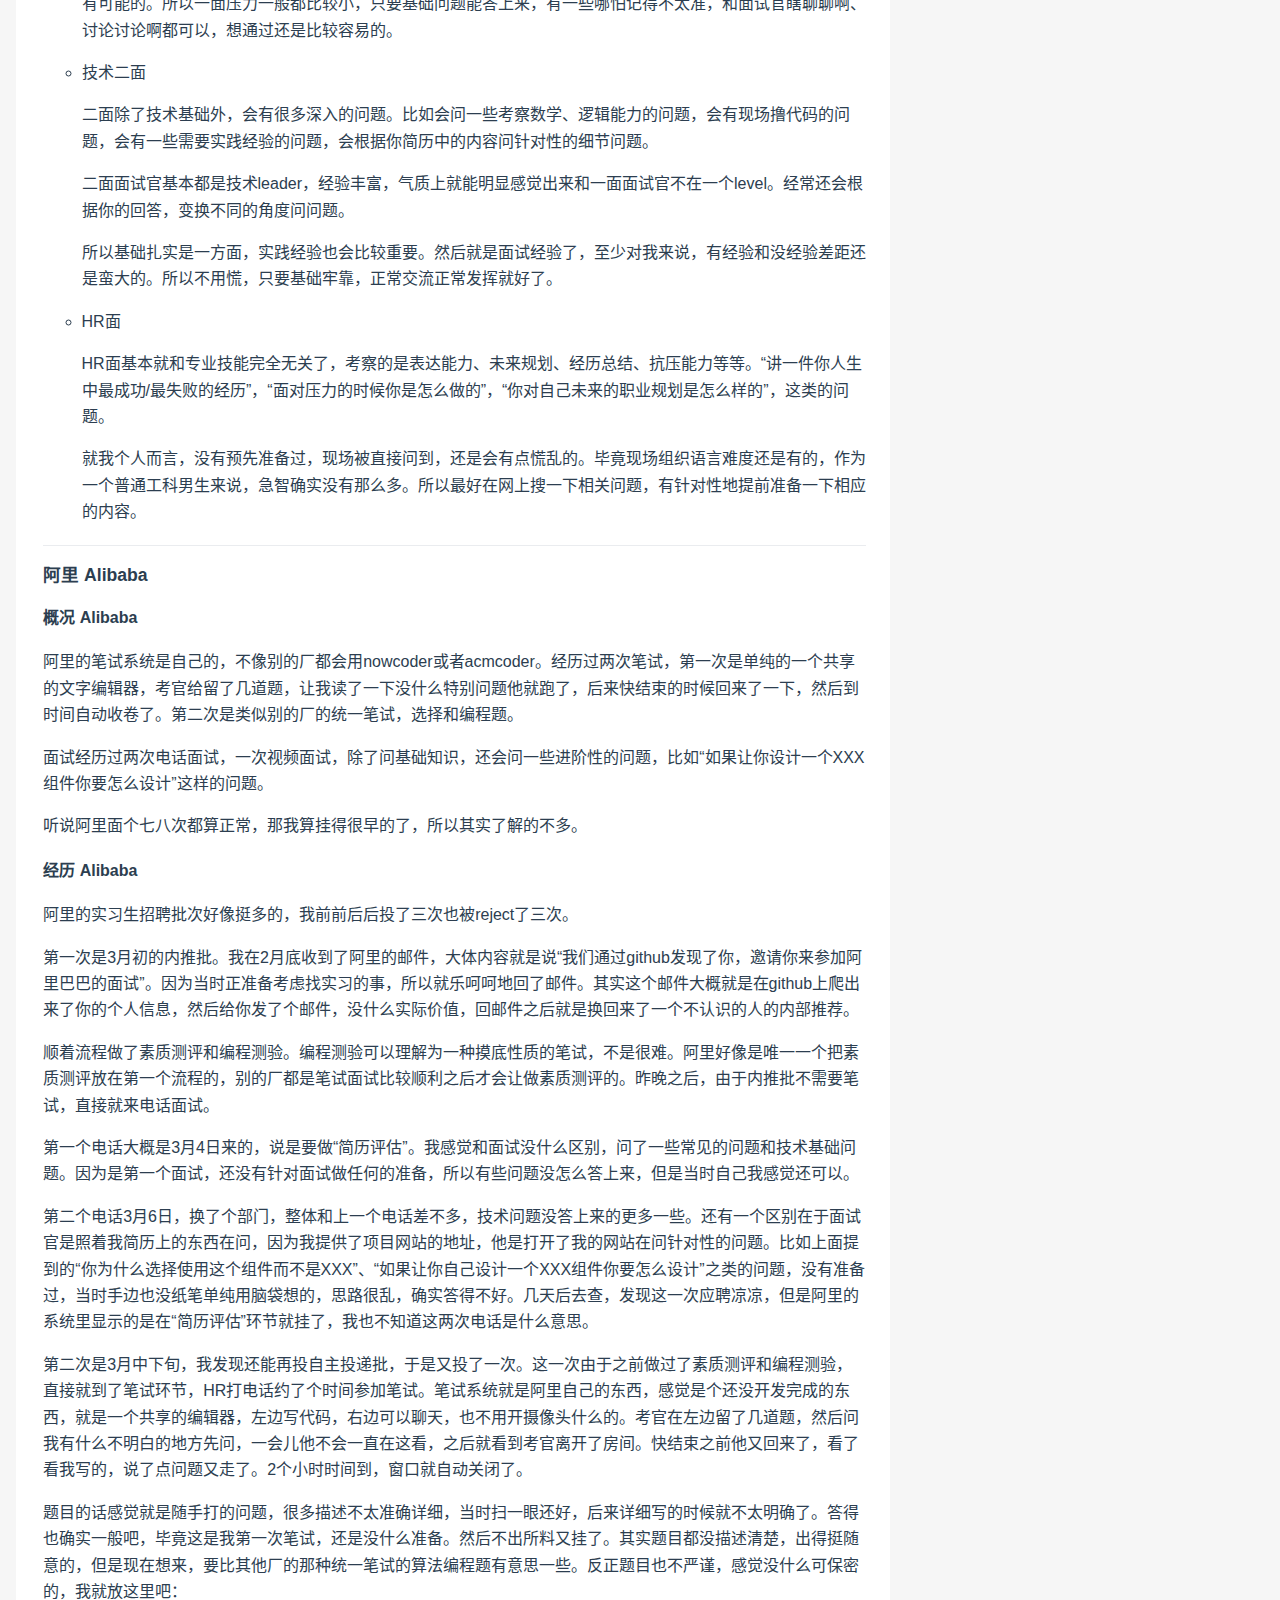
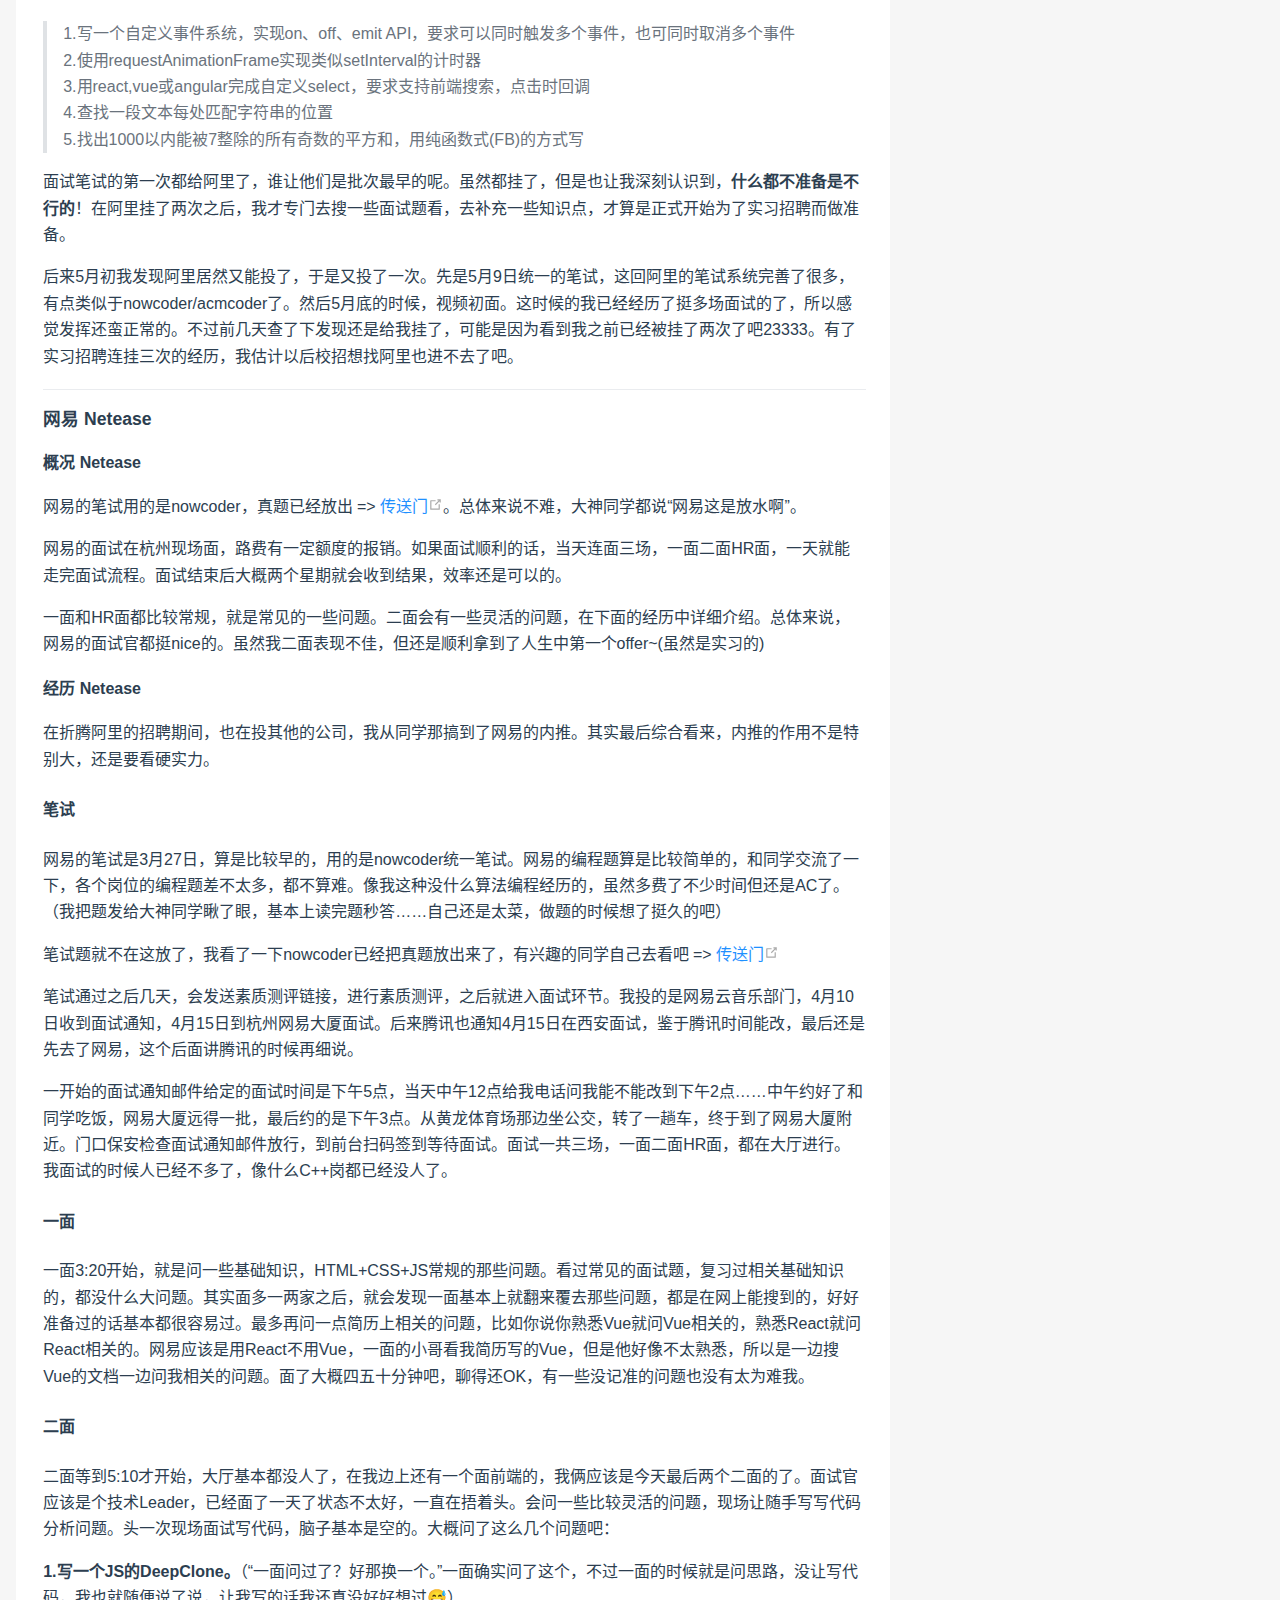
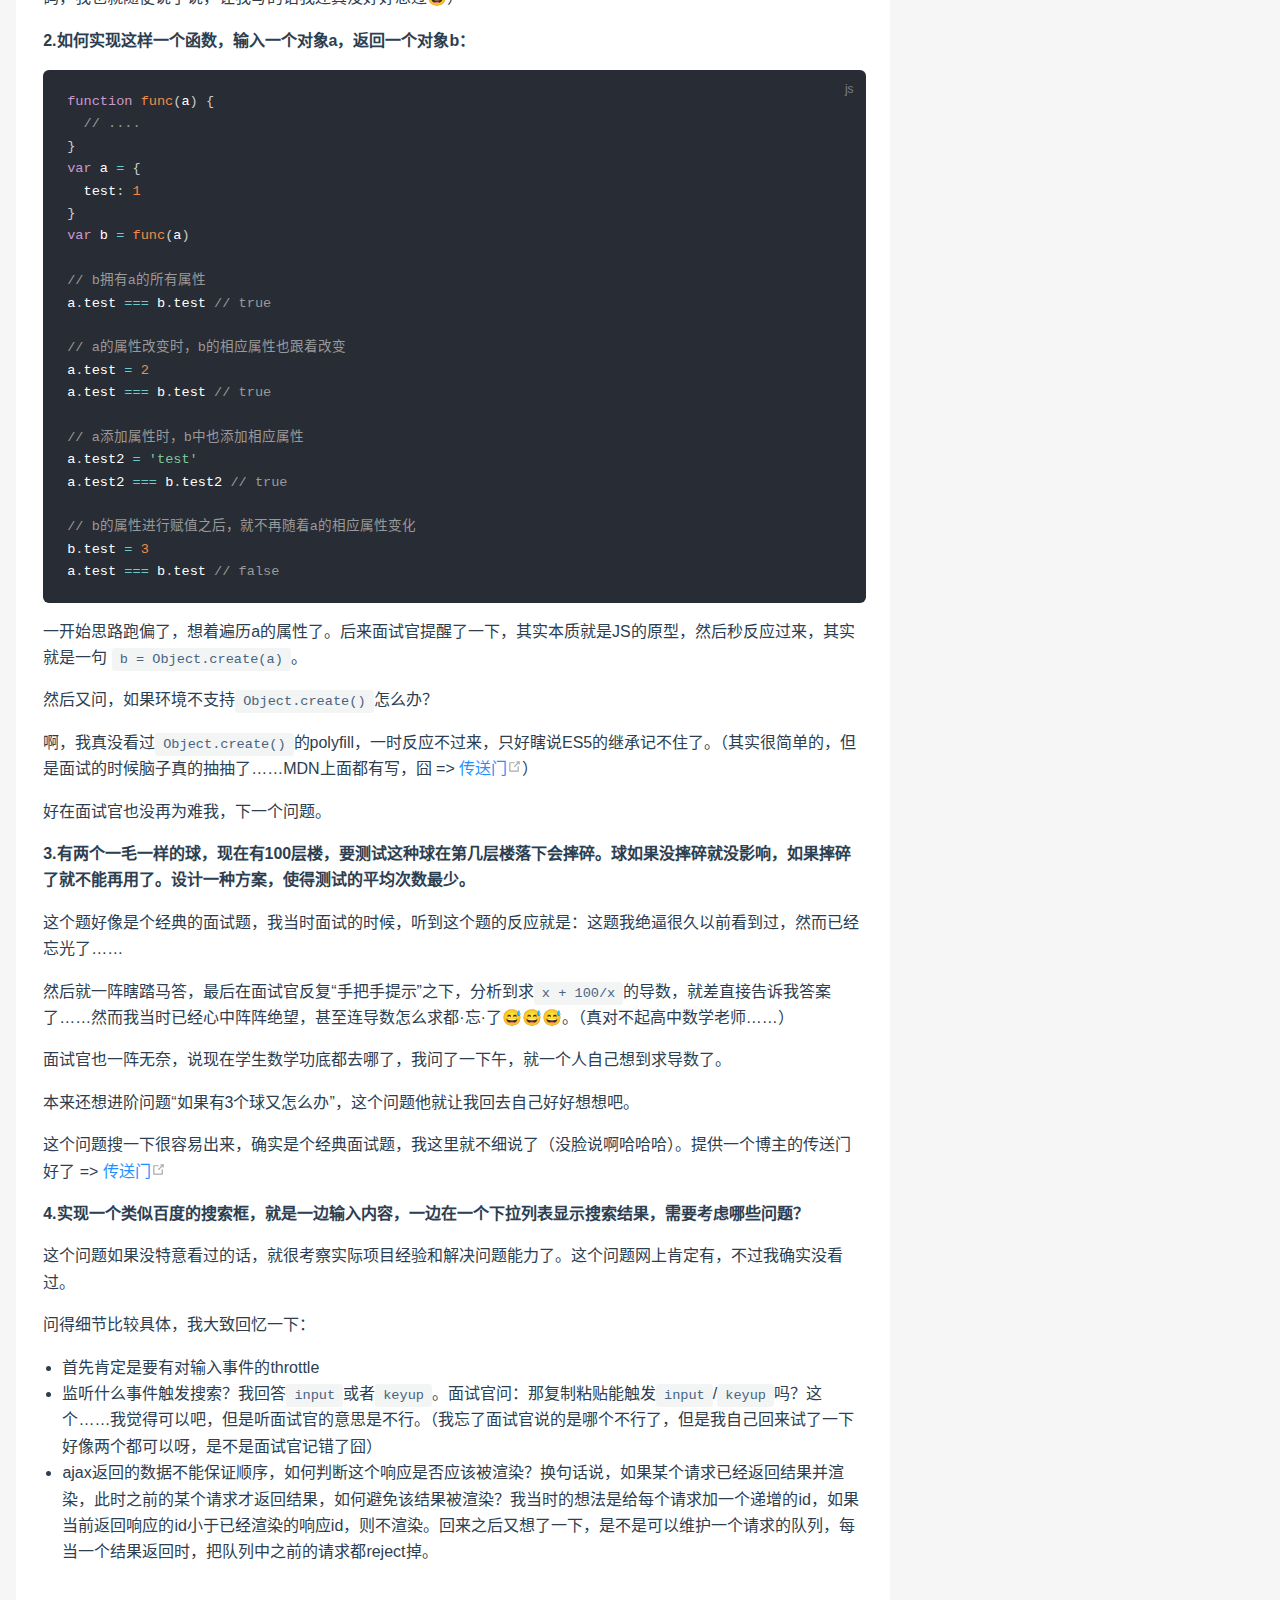
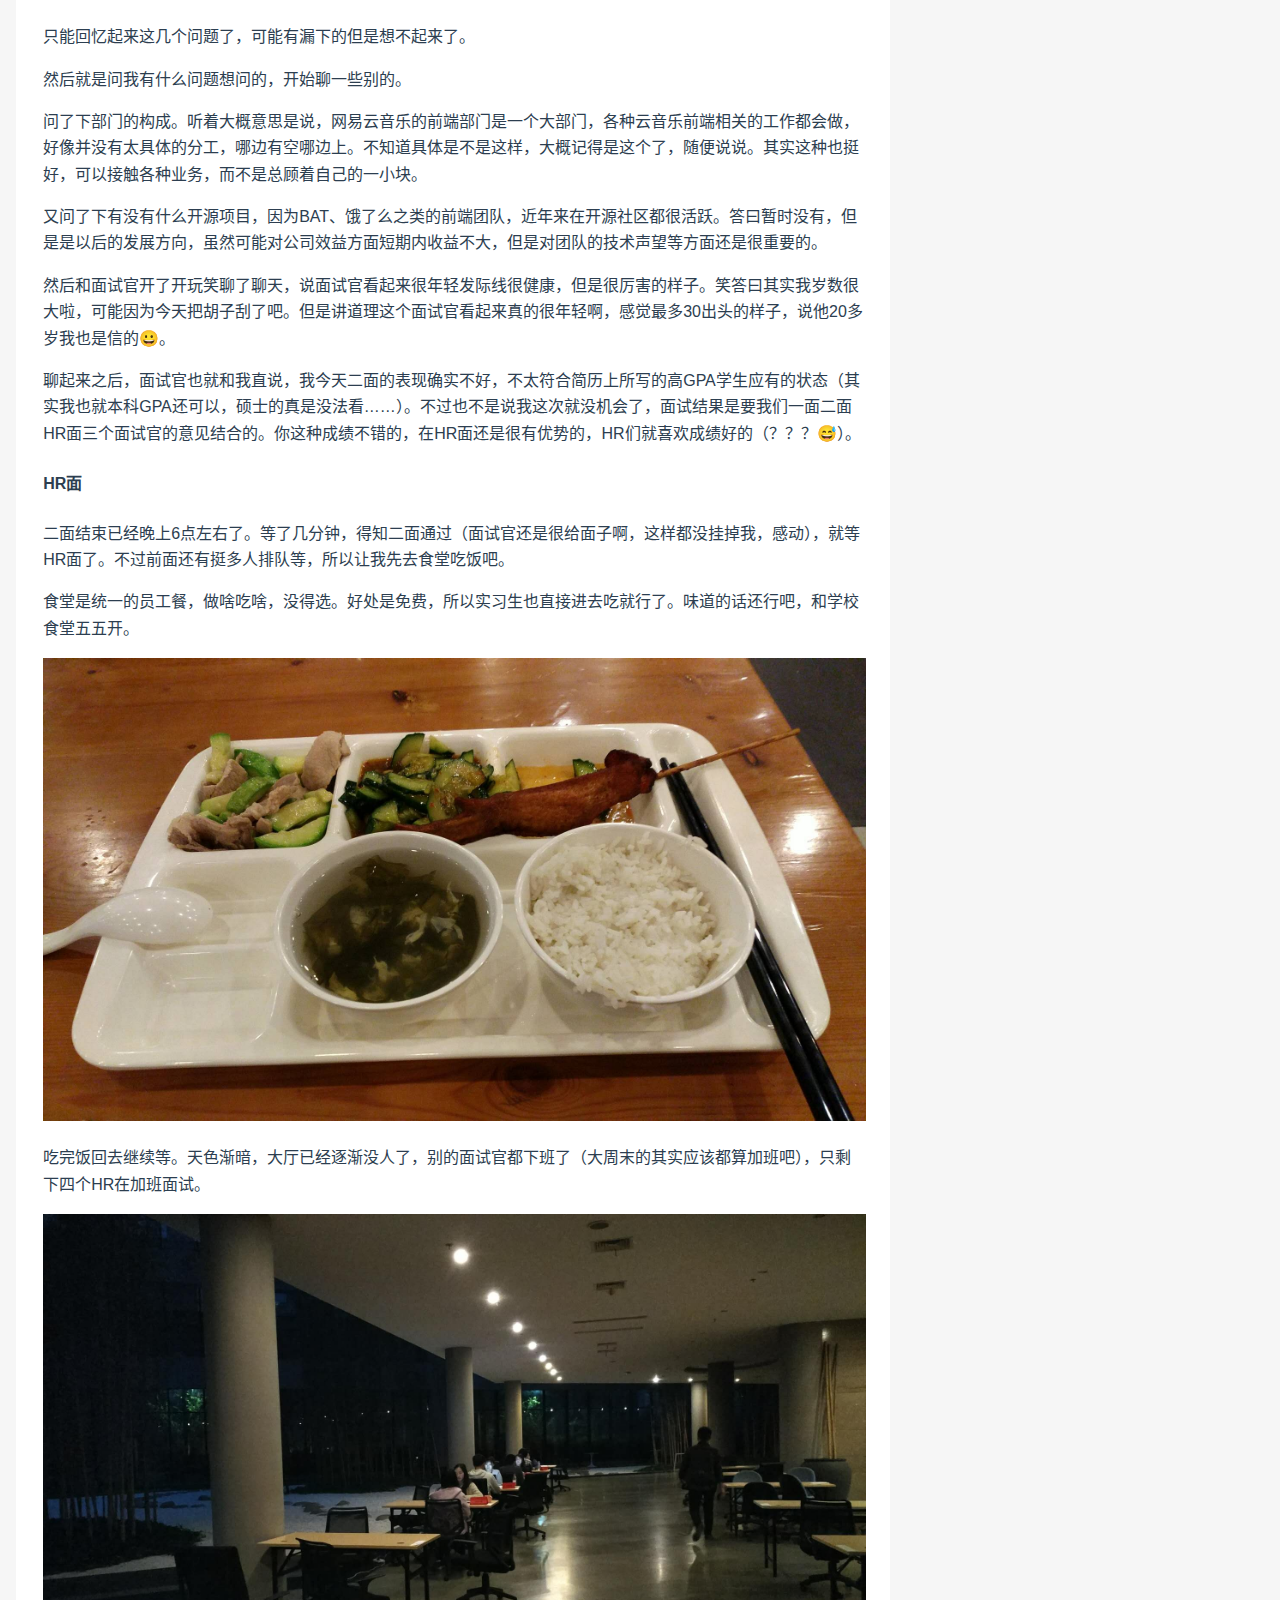
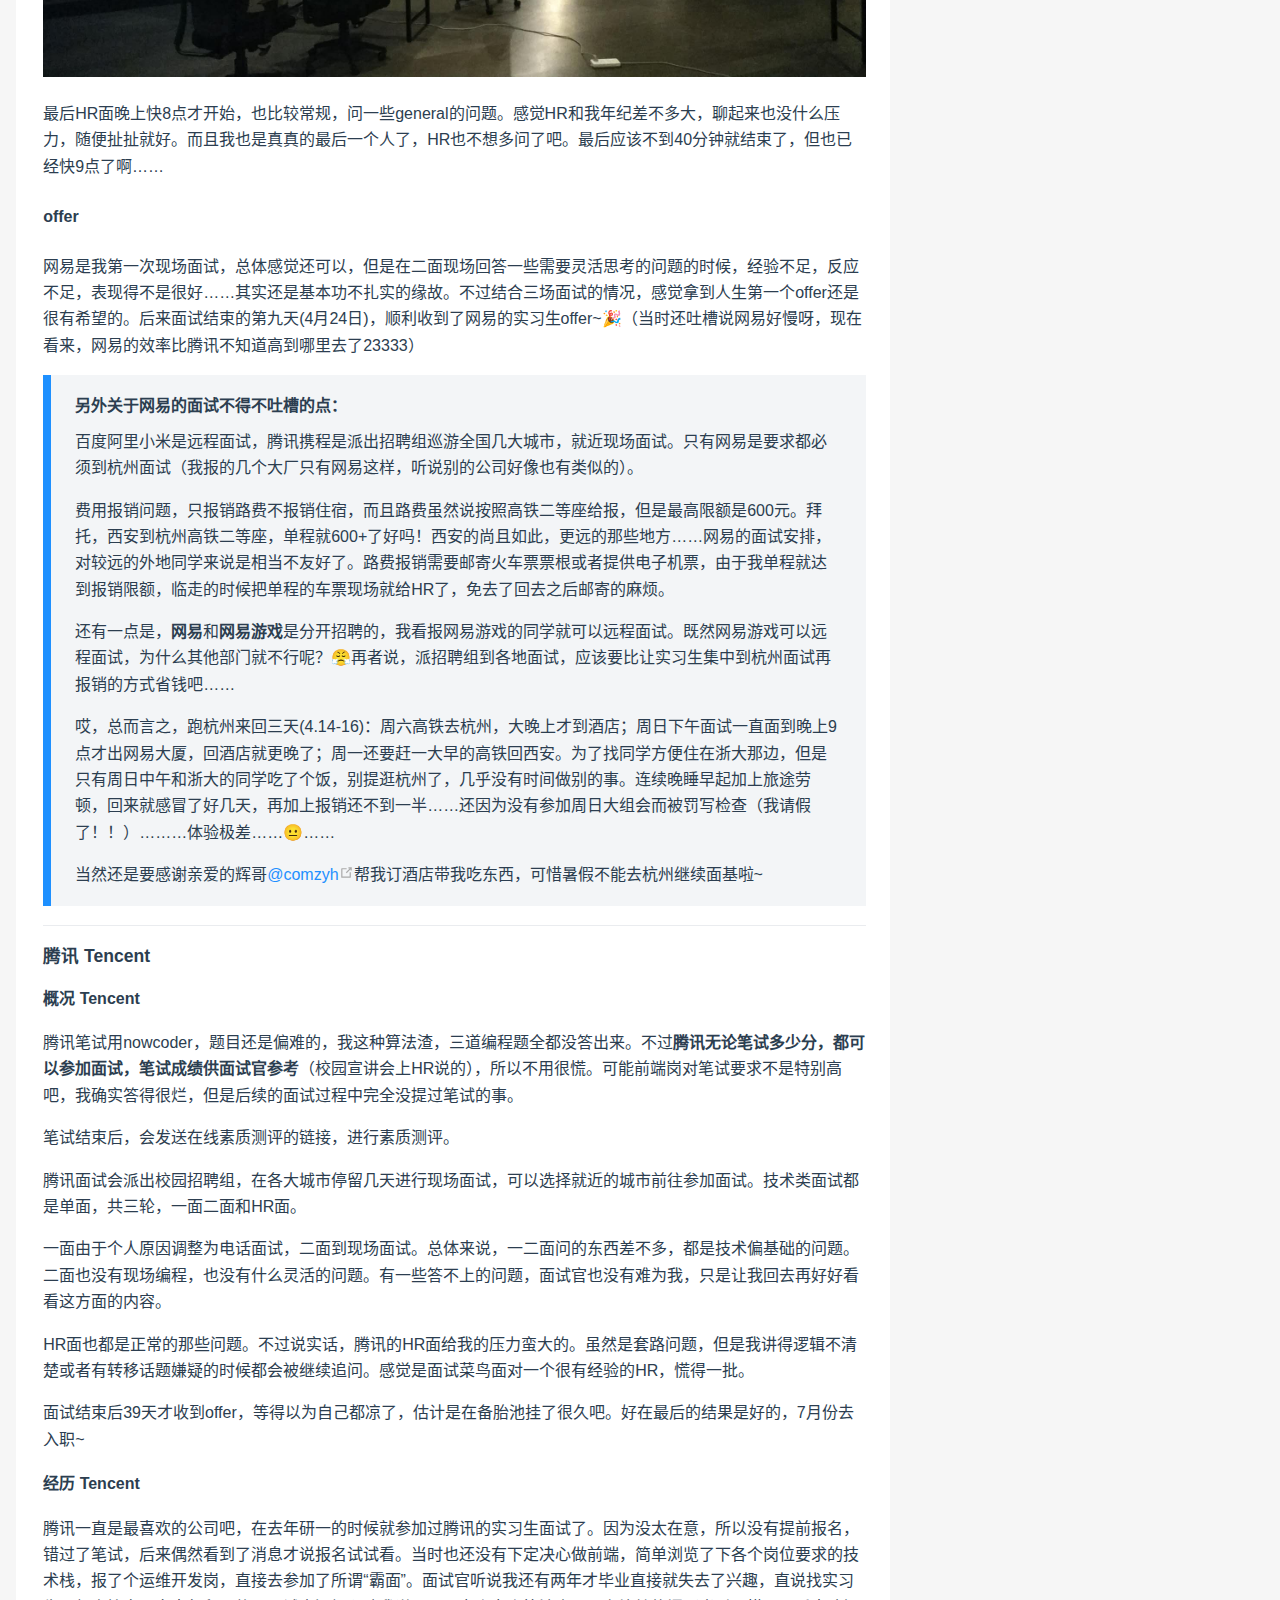
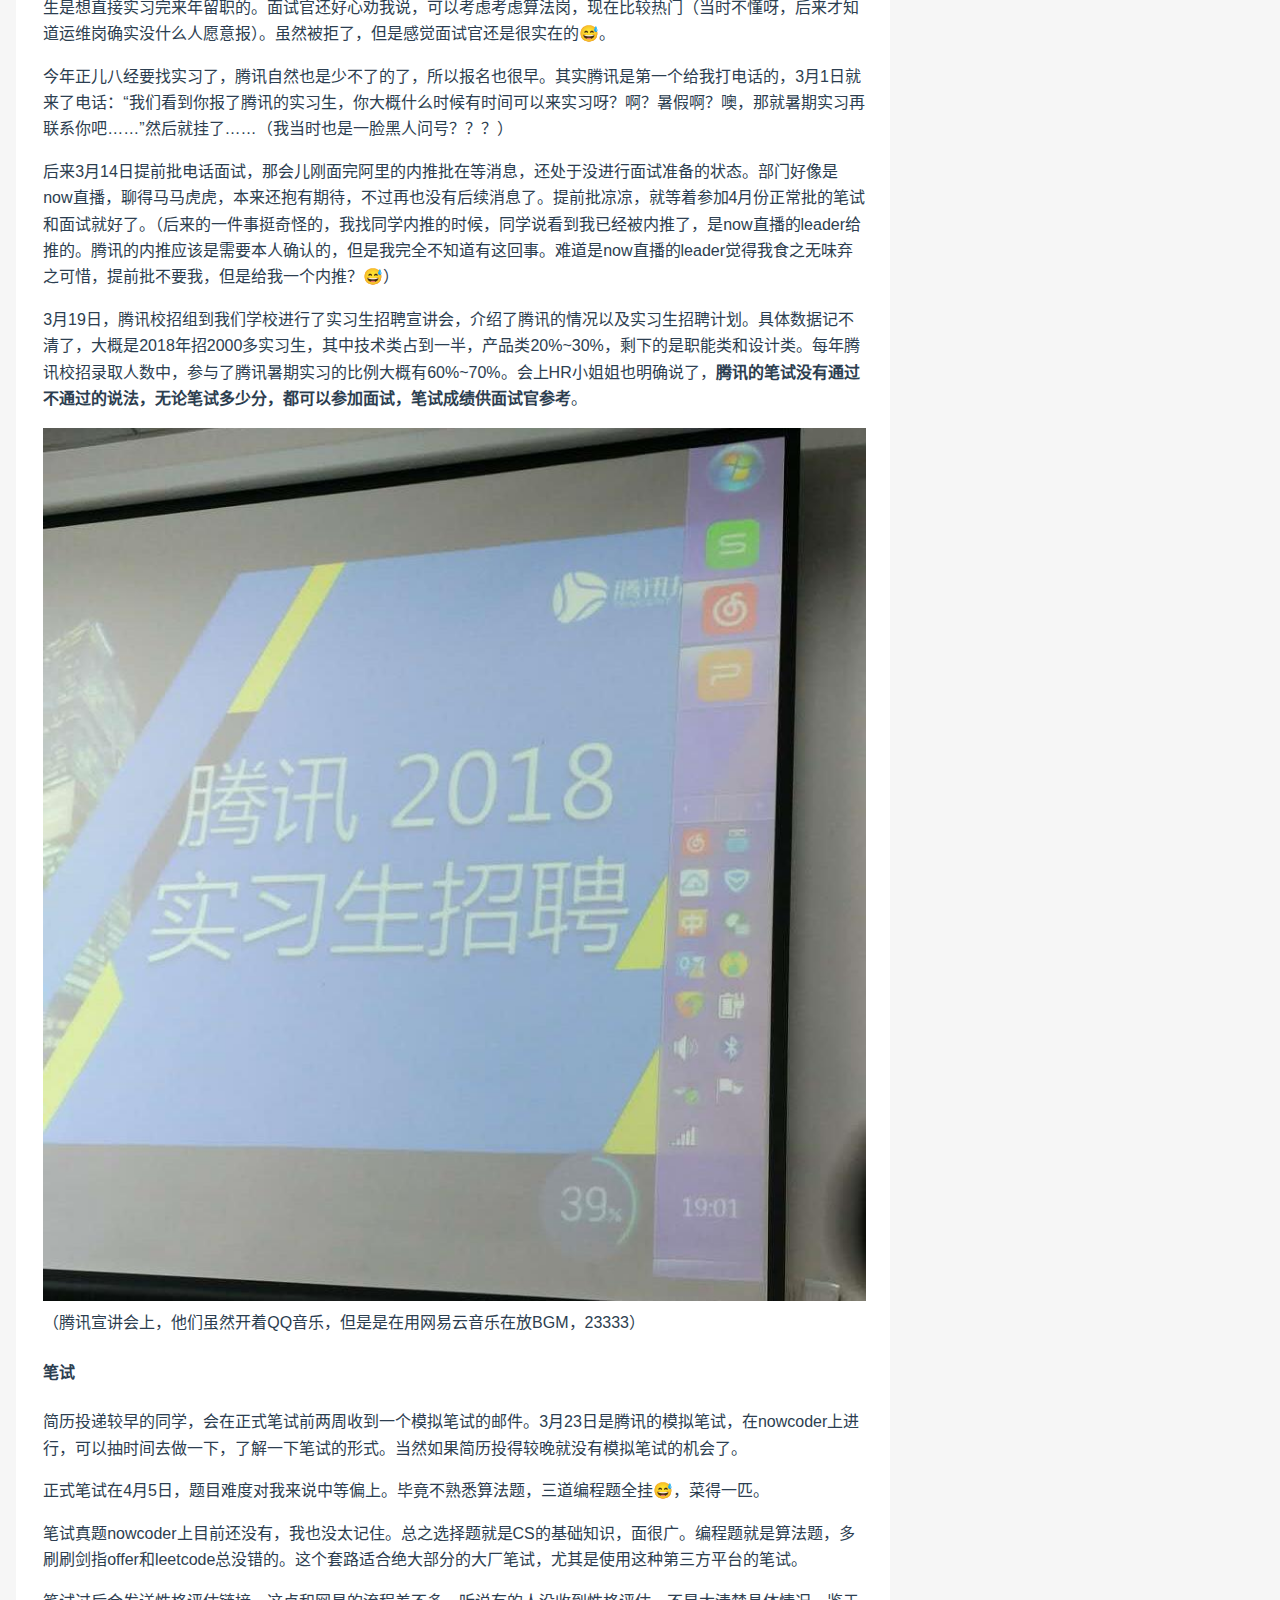
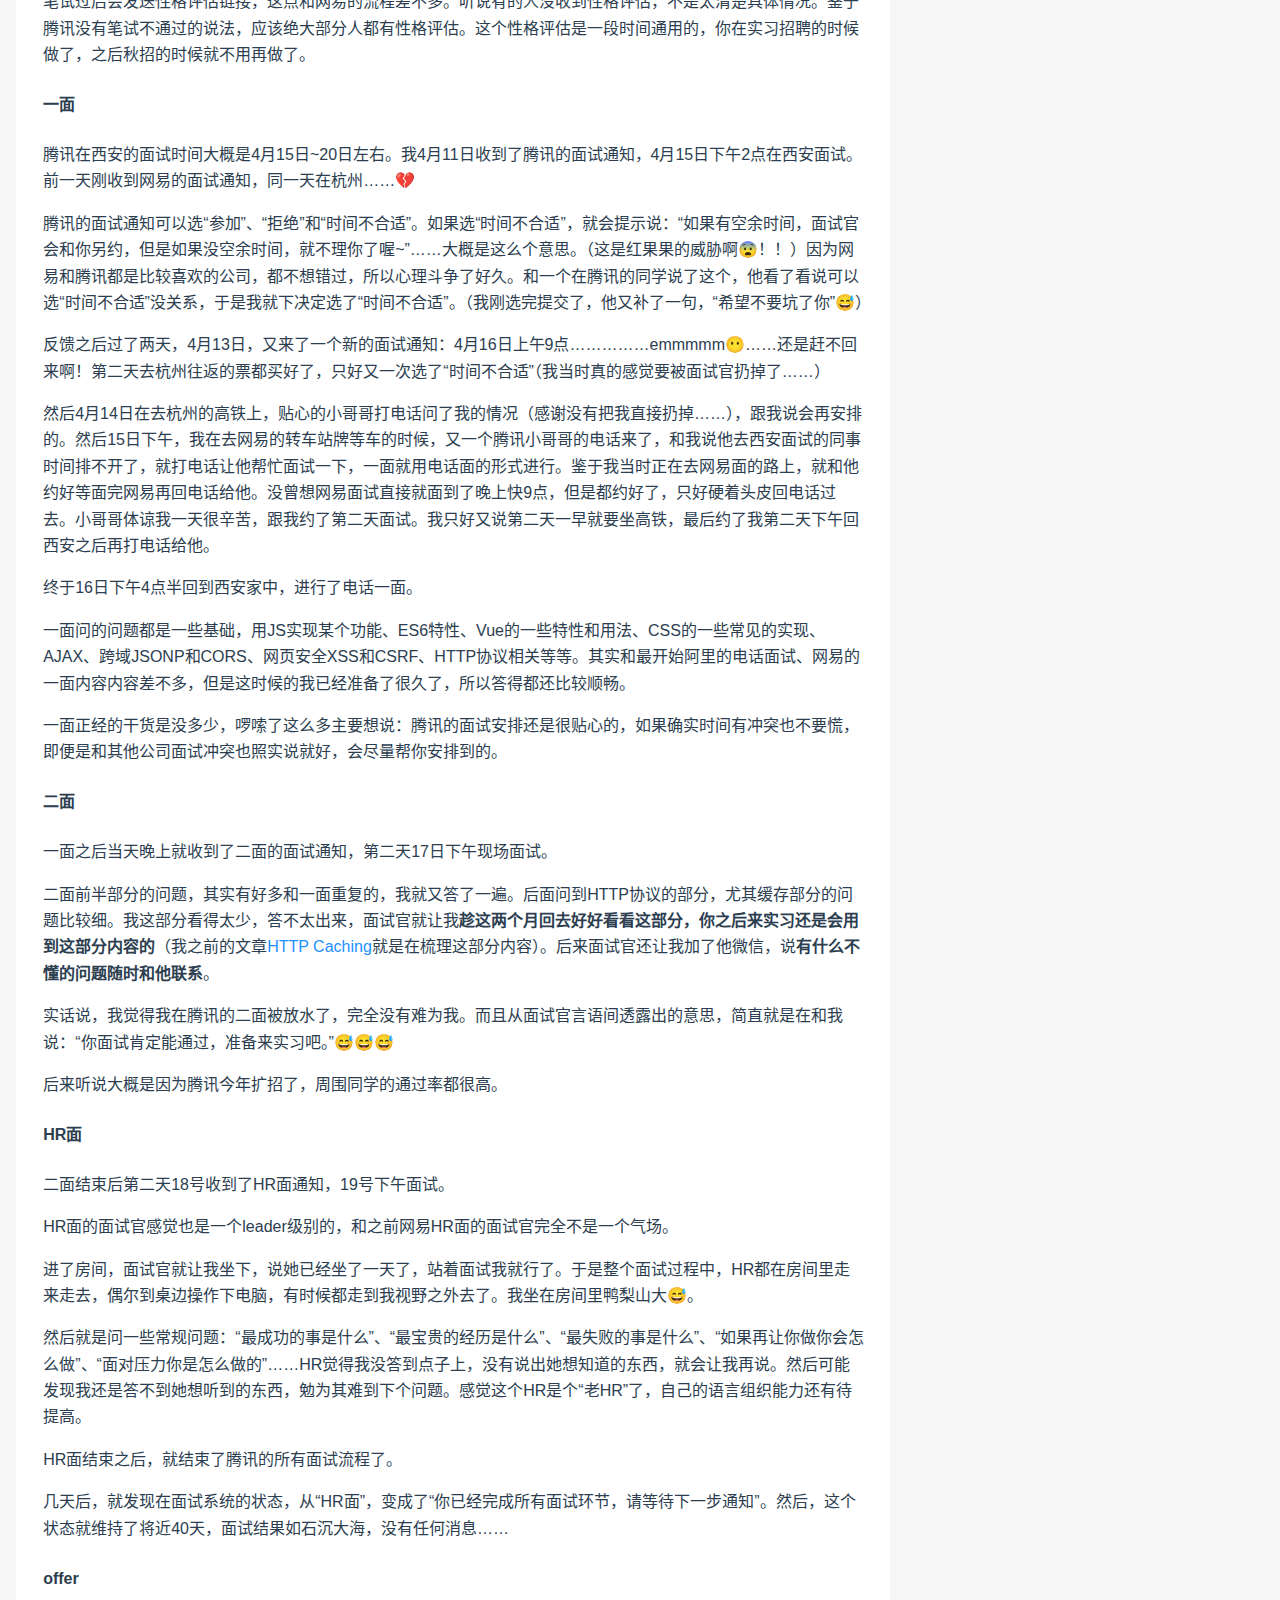
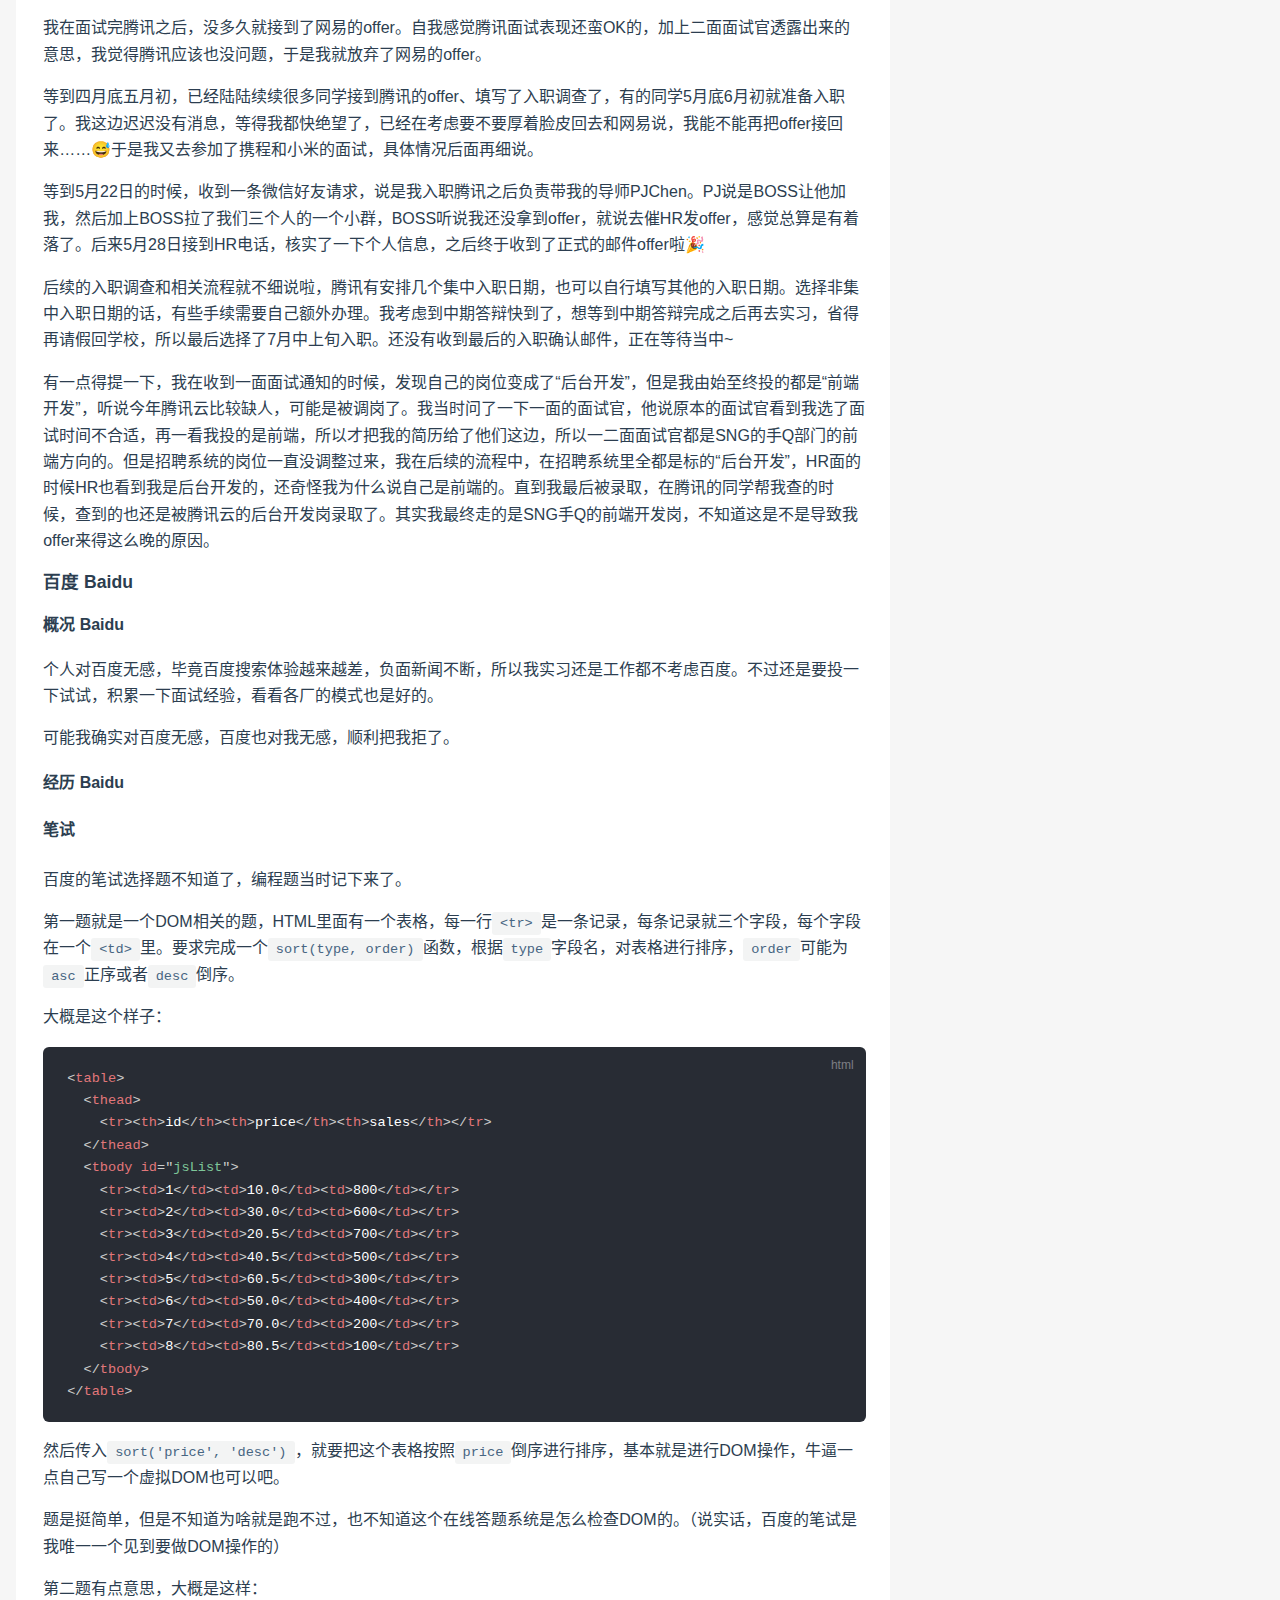
<file: posts/2018-06-06-internship-of-2018.html>
<!DOCTYPE html>
<html lang="zh-CN">
  <head>
    <meta charset="utf-8">
    <meta name="viewport" content="width=device-width,initial-scale=1">
    <title>2018年互联网公司暑期实习笔试面试经历 | Meteorlxy</title>
    <meta name="description" content="记录一下2018年研二暑假，参加一些互联网公司的实习生招聘的经历。前端工程师岗位，主要应聘公司：阿里、腾讯、百度、网易、携程、小米等。">
    <link rel="icon" href="/assets/img/avator.jpg">
    
    <link rel="preload" href="/assets/js/vendor.vue.1003d77e.js" as="script"><link rel="preload" href="/assets/css/0.styles.b0f8b2d0.css" as="style"><link rel="preload" href="/assets/js/vendor.commons.b0f8b2d0.js" as="script"><link rel="preload" href="/assets/js/app.c51640d2.js" as="script"><link rel="preload" href="/assets/js/6.915589f0.js" as="script"><link rel="prefetch" href="/assets/js/2.56e6470e.js"><link rel="prefetch" href="/assets/js/3.d13b8ad1.js"><link rel="prefetch" href="/assets/js/4.60ccc30f.js"><link rel="prefetch" href="/assets/js/5.5f8353b0.js"><link rel="prefetch" href="/assets/js/7.9a9c4d4f.js"><link rel="prefetch" href="/assets/js/8.4d01ebef.js"><link rel="prefetch" href="/assets/js/9.1542fb68.js"><link rel="prefetch" href="/assets/js/10.4a3bb117.js"><link rel="prefetch" href="/assets/js/11.f6a7568a.js"><link rel="prefetch" href="/assets/js/12.a1be51cf.js">
    <link rel="stylesheet" href="/assets/css/0.styles.b0f8b2d0.css">
  </head>
  <body>
    <div id="app" data-server-rendered="true"><div id="app"><header class="header" data-v-5368a541><div data-v-86f5b6a2 data-v-5368a541><nav class="navbar" data-v-86f5b6a2><div class="container" data-v-86f5b6a2><a href="/" class="router-link-active" data-v-86f5b6a2><span class="navbar-site-name" data-v-86f5b6a2>
          Meteorlxy
        </span></a> <div class="navbar-links" data-v-86f5b6a2><a href="/" class="navbar-link" data-v-86f5b6a2>
          Home
        </a><a href="/posts/" class="navbar-link router-link-active" data-v-86f5b6a2>
          Posts
        </a><a href="/about/" class="navbar-link" data-v-86f5b6a2>
          About
        </a></div></div></nav> <div class="navbar-holder" style="display:none;" data-v-86f5b6a2></div></div> <div class="banner" data-v-6d941e04 data-v-5368a541 data-v-5368a541><div class="container" data-v-6d941e04><div class="center" data-v-6d941e04><h1 data-v-6d941e04>2018年互联网公司暑期实习笔试面试经历</h1></div></div></div></header> <div class="container clearfix show-aside" data-v-4a7290b2 data-v-4a7290b2><main class="main" data-v-4a7290b2><article class="post" data-v-4a7290b2 data-v-4a7290b2><section class="post-meta main-div" data-v-14b3e8ca><section class="post-date clearfix" data-v-14b3e8ca><span class="create-date" data-v-14b3e8ca>发布时间：2018-06-06</span> <span class="update-date" data-v-14b3e8ca>
      最后修改：2018-11-06
    </span></section> <section class="post-links" data-v-14b3e8ca><a href="/posts/2018-05-12-http-caching.html" class="post-link" data-v-14b3e8ca>
      上一篇：HTTP Caching - HTTP 缓存
    </a> <a href="/posts/2018-07-20-JS-throttle-and-debounce.html" class="post-link" data-v-14b3e8ca>
      下一篇：Throttle and Debounce - 函数节流和去抖小结
    </a></section></section> <div class="content custom post-content markdown-body"><p>记录一下2018年研二暑假，参加一些互联网公司的实习生招聘的经历。前后忙活了大概一两个月，中间四月份比较集中，现在已经告一段落。写下这篇，算是对这一两个月的简单梳理，也可以给后来人做一些借鉴。</p> <p>不是面霸也不是offer帝，百度阿里都被拒了，结果是拿到了网易云音乐和腾讯SNG的offer，其他的公司有的参加了面试，有的就划了划水。最终没有接网易的offer选择了腾讯，决定7月份硕士中期答辩之后去腾讯实习。</p> <p>先介绍一下个人基本情况，然后整体梳理一下各个公司的笔试面试情况，会有一些偏流水账式的经历记录。</p> <p></p><div class="table-of-contents"><ul><li><a href="#个人基本情况">个人基本情况</a></li><li><a href="#各公司笔试面试经历">各公司笔试面试经历</a><ul><li><a href="#阿里-alibaba">阿里 Alibaba</a><ul><li><a href="#概况-alibaba">概况 Alibaba</a></li><li><a href="#经历-alibaba">经历 Alibaba</a></li></ul></li><li><a href="#网易-netease">网易 Netease</a><ul><li><a href="#概况-netease">概况 Netease</a></li><li><a href="#经历-netease">经历 Netease</a></li></ul></li><li><a href="#腾讯-tencent">腾讯 Tencent</a><ul><li><a href="#概况-tencent">概况 Tencent</a></li><li><a href="#经历-tencent">经历 Tencent</a></li></ul></li><li><a href="#百度-baidu">百度 Baidu</a><ul><li><a href="#概况-baidu">概况 Baidu</a></li><li><a href="#经历-baidu">经历 Baidu</a></li></ul></li><li><a href="#携程-ctrip">携程 Ctrip</a><ul><li><a href="#概况-ctrip">概况 Ctrip</a></li><li><a href="#经历-ctrip">经历 Ctrip</a></li></ul></li><li><a href="#小米-mi">小米 MI</a><ul><li><a href="#概况-mi">概况 MI</a></li><li><a href="#经历-mi">经历 MI</a></li></ul></li><li><a href="#京东、字节跳动、爱奇艺、华为等">京东、字节跳动、爱奇艺、华为等</a></li></ul></li><li><a href="#后记">后记</a></li></ul></div><p></p> <h2 id="个人基本情况"><a href="#个人基本情况" aria-hidden="true" class="header-anchor">#</a> 个人基本情况</h2> <ul><li><p>应聘岗位：</p> <p>前端工程师</p></li> <li><p>应聘公司：</p> <p>阿里、腾讯、百度、网易、携程、小米等。</p></li> <li><p>个人背景：</p> <p>C9二校本硕，本科自动化，硕士计算机，除了勉强算名校之外，科班知识匮乏。（好在前端岗位不太需要什么太深奥的CS基础知识，基本都靠自学）</p> <p>硕士科研方向比较冷门，软件逆向分析相关，软工和安全各沾一点边。个人兴趣点不在这个方向，逆向相关的基础知识缺乏学习动力，所以没怎么考虑过相关的安全岗位。</p> <p>从大四才开始接触Web开发，起步较晚，入门是从前人的ThinkPHP3.2.2代码直接开撸（PHP还真的不需要系统学习也能快速入门写网站，但想精通就不行了）。最开始是用传统的PHP模板+jquery+bootstrap来做前端方面，后来为了强迫自己学的多一点，虽然看到ThinkPHP出了5.0版本，还是强行从ThinkPHP转到了Laravel。在Laravel的学习阶段，逐步熟悉了PHP和composer，然后接触到了Vue，接触到了前端的开发流程。</p> <p>前端的开发框架大火，传统的jquery已经不再是主流，所以开始学习Vue。当时也有考虑过React，但是简单了解之后，感觉React的JSX以及相关的内容学习曲线有些陡，而Vue的模板语法和SFC比较符合传统的Web开发习惯，加上Vue的国内社区更好一些，所以决定学Vue。学习过程中又逐步接触了eslint和webpack等工具，到现在为止算是对前端稍微入门了。</p> <p>学习过程中，从完全不会用Linux，到发现了用Linux比Windows搞开发要爽太多；学会了用nginx、docker什么的来简单部署一个服务器；没上过数据库基础课程，现在也对数据库有了基本的了解。不过这些东西其实也就学了个皮毛，想用来找工作还很不成气候，大厂好像很少有PHP的岗位，相比而言，对前端的了解感觉更多一些，于是就决定以前端岗位为目标寻找实习。</p></li></ul> <h2 id="各公司笔试面试经历"><a href="#各公司笔试面试经历" aria-hidden="true" class="header-anchor">#</a> 各公司笔试面试经历</h2> <p>基本上按照面试时间排序，笔试的话基本都集中在3月底和4月中上旬。</p> <p>由于会有很多流水账的个人经历，所以在最前面整体写个结论，作为【太长不看版】。</p> <ul><li><p><strong>笔试</strong></p> <p>笔试大都使用第三方的答题平台，nowcoder居多，少部分用acmcoder，阿里是自己的平台。所以针对自己想报的岗位，到这些平台上刷题是很好的提高笔试成绩的办法。很多公司的笔试，没有太多的岗位针对性，你报前端岗也一样要考很多其他方面的内容，还要和算法岗的同学一起做复杂的算法编程题。</p> <ul><li><p>选择题</p> <p>大部分笔试的选择题涉及的知识面较广：CS本科的各大基础课，操作系统、数据结构、算法……我个人因为不是科班出身，也没有在平台上刷过题，所以这些内容答得都不是很好。</p> <p>还会有一些具体的实践中的问题，以及针对岗位的比较细节的、tricky的问题。前端的比如JS的语言特性，给你一大堆<code>setTimeout</code>、<code>Promise</code>，里面夹杂着<code>console.log</code>，问你输出结果的顺序是什么。还有类似于“Linux网络编程、IO编程中，实现xxxxx要用的是xxxx还是xxxx……”，这种没有实践经验估计是答不上来的题。</p> <p>选择题除了扩充知识面、抠细节、增加实践经验外，应该没什么太好的提升办法。</p></li> <li><p>编程题</p> <p>以算法题居多，就刷题吧，到答题平台上刷，到leetcode刷。</p></li> <li><p>问答题</p> <p>问答题的形式蛮多的，应该是根据各个招聘公司的心情来。没什么具体套路，有的就是一道编程题，有的就是把选择题展开来说，有的就是让你论述一些东西。</p></li></ul></li> <li><p><strong>面试</strong></p> <p>大厂的技术类面试一般都是一面、二面、HR面这种形式。一二面是技术面，问技术相关的问题，可能还会有现场撸代码。HR面就是HR进行面试，考察个人表达能力和一些规划、经历的问题，主要考察软实力。</p> <p>当然每个厂的形式会有区别，比如阿里面个七八轮还要交叉面也是可能的，比如携程只有一次面试。</p> <ul><li><p>技术一面</p> <p>一面一般以考察基础知识为主。以前端为例，常问的问题就那么些，比如我几乎在每个厂的一面都被问到了“如何使用CSS实现垂直水平居中”、“跨域请求的方式”、“GET和POST请求有什么异同”……</p> <p>在网上搜一下前端面试题就有很多，看一看总没坏处。</p> <p>另外就是建议系统地梳理一下前端的内容，基础的HTML/CSS/JS/HTTP，深入一些的Web API/DOM之类的，以及具体岗位涉及图像和音视频流的等等。这些内容到<a href="https://developer.mozilla.org/zh-CN/docs/Web" target="_blank" rel="noopener noreferrer">MDN<svg xmlns="http://www.w3.org/2000/svg" aria-hidden="true" x="0px" y="0px" viewBox="0 0 100 100" width="15" height="15" class="icon outbound"><path fill="currentColor" d="M18.8,85.1h56l0,0c2.2,0,4-1.8,4-4v-32h-8v28h-48v-48h28v-8h-32l0,0c-2.2,0-4,1.8-4,4v56C14.8,83.3,16.6,85.1,18.8,85.1z"></path> <polygon fill="currentColor" points="45.7,48.7 51.3,54.3 77.2,28.5 77.2,37.2 85.2,37.2 85.2,14.9 62.8,14.9 62.8,22.9 71.5,22.9"></polygon></svg></a>上挨个栏目看一遍是极好的，如果能全部看完，即便只是大致了解，问什么都能聊上来，所有的一面应该都不是问题。（我个人就是这么做的，并且仍在进行中……内容真的多呀）</p> <p>一面面试官基本都是入职没几年的普通员工，如果像我这样是研究生找实习的话，我估计面试官是同龄人也是很有可能的。所以一面压力一般都比较小，只要基础问题能答上来，有一些哪怕记得不太准，和面试官瞎聊聊啊、讨论讨论啊都可以，想通过还是比较容易的。</p></li> <li><p>技术二面</p> <p>二面除了技术基础外，会有很多深入的问题。比如会问一些考察数学、逻辑能力的问题，会有现场撸代码的问题，会有一些需要实践经验的问题，会根据你简历中的内容问针对性的细节问题。</p> <p>二面面试官基本都是技术leader，经验丰富，气质上就能明显感觉出来和一面面试官不在一个level。经常还会根据你的回答，变换不同的角度问问题。</p> <p>所以基础扎实是一方面，实践经验也会比较重要。然后就是面试经验了，至少对我来说，有经验和没经验差距还是蛮大的。所以不用慌，只要基础牢靠，正常交流正常发挥就好了。</p></li> <li><p>HR面</p> <p>HR面基本就和专业技能完全无关了，考察的是表达能力、未来规划、经历总结、抗压能力等等。“讲一件你人生中最成功/最失败的经历”，“面对压力的时候你是怎么做的”，“你对自己未来的职业规划是怎么样的”，这类的问题。</p> <p>就我个人而言，没有预先准备过，现场被直接问到，还是会有点慌乱的。毕竟现场组织语言难度还是有的，作为一个普通工科男生来说，急智确实没有那么多。所以最好在网上搜一下相关问题，有针对性地提前准备一下相应的内容。</p></li></ul></li></ul> <hr> <h3 id="阿里-alibaba"><a href="#阿里-alibaba" aria-hidden="true" class="header-anchor">#</a> 阿里 Alibaba</h3> <h4 id="概况-alibaba"><a href="#概况-alibaba" aria-hidden="true" class="header-anchor">#</a> 概况 Alibaba</h4> <p>阿里的笔试系统是自己的，不像别的厂都会用nowcoder或者acmcoder。经历过两次笔试，第一次是单纯的一个共享的文字编辑器，考官给留了几道题，让我读了一下没什么特别问题他就跑了，后来快结束的时候回来了一下，然后到时间自动收卷了。第二次是类似别的厂的统一笔试，选择和编程题。</p> <p>面试经历过两次电话面试，一次视频面试，除了问基础知识，还会问一些进阶性的问题，比如“如果让你设计一个XXX组件你要怎么设计”这样的问题。</p> <p>听说阿里面个七八次都算正常，那我算挂得很早的了，所以其实了解的不多。</p> <h4 id="经历-alibaba"><a href="#经历-alibaba" aria-hidden="true" class="header-anchor">#</a> 经历 Alibaba</h4> <p>阿里的实习生招聘批次好像挺多的，我前前后后投了三次也被reject了三次。</p> <p>第一次是3月初的内推批。我在2月底收到了阿里的邮件，大体内容就是说“我们通过github发现了你，邀请你来参加阿里巴巴的面试”。因为当时正准备考虑找实习的事，所以就乐呵呵地回了邮件。其实这个邮件大概就是在github上爬出来了你的个人信息，然后给你发了个邮件，没什么实际价值，回邮件之后就是换回来了一个不认识的人的内部推荐。</p> <p>顺着流程做了素质测评和编程测验。编程测验可以理解为一种摸底性质的笔试，不是很难。阿里好像是唯一一个把素质测评放在第一个流程的，别的厂都是笔试面试比较顺利之后才会让做素质测评的。昨晚之后，由于内推批不需要笔试，直接就来电话面试。</p> <p>第一个电话大概是3月4日来的，说是要做“简历评估”。我感觉和面试没什么区别，问了一些常见的问题和技术基础问题。因为是第一个面试，还没有针对面试做任何的准备，所以有些问题没怎么答上来，但是当时自己我感觉还可以。</p> <p>第二个电话3月6日，换了个部门，整体和上一个电话差不多，技术问题没答上来的更多一些。还有一个区别在于面试官是照着我简历上的东西在问，因为我提供了项目网站的地址，他是打开了我的网站在问针对性的问题。比如上面提到的“你为什么选择使用这个组件而不是XXX”、“如果让你自己设计一个XXX组件你要怎么设计”之类的问题，没有准备过，当时手边也没纸笔单纯用脑袋想的，思路很乱，确实答得不好。几天后去查，发现这一次应聘凉凉，但是阿里的系统里显示的是在“简历评估”环节就挂了，我也不知道这两次电话是什么意思。</p> <p>第二次是3月中下旬，我发现还能再投自主投递批，于是又投了一次。这一次由于之前做过了素质测评和编程测验，直接就到了笔试环节，HR打电话约了个时间参加笔试。笔试系统就是阿里自己的东西，感觉是个还没开发完成的东西，就是一个共享的编辑器，左边写代码，右边可以聊天，也不用开摄像头什么的。考官在左边留了几道题，然后问我有什么不明白的地方先问，一会儿他不会一直在这看，之后就看到考官离开了房间。快结束之前他又回来了，看了看我写的，说了点问题又走了。2个小时时间到，窗口就自动关闭了。</p> <p>题目的话感觉就是随手打的问题，很多描述不太准确详细，当时扫一眼还好，后来详细写的时候就不太明确了。答得也确实一般吧，毕竟这是我第一次笔试，还是没什么准备。然后不出所料又挂了。其实题目都没描述清楚，出得挺随意的，但是现在想来，要比其他厂的那种统一笔试的算法编程题有意思一些。反正题目也不严谨，感觉没什么可保密的，我就放这里吧：</p> <blockquote><p>1.写一个自定义事件系统，实现on、off、emit API，要求可以同时触发多个事件，也可同时取消多个事件<br>
2.使用requestAnimationFrame实现类似setInterval的计时器<br>
3.用react,vue或angular完成自定义select，要求支持前端搜索，点击时回调<br>
4.查找一段文本每处匹配字符串的位置<br>
5.找出1000以内能被7整除的所有奇数的平方和，用纯函数式(FB)的方式写</p></blockquote> <p>面试笔试的第一次都给阿里了，谁让他们是批次最早的呢。虽然都挂了，但是也让我深刻认识到，<strong>什么都不准备是不行的</strong>！在阿里挂了两次之后，我才专门去搜一些面试题看，去补充一些知识点，才算是正式开始为了实习招聘而做准备。</p> <p>后来5月初我发现阿里居然又能投了，于是又投了一次。先是5月9日统一的笔试，这回阿里的笔试系统完善了很多，有点类似于nowcoder/acmcoder了。然后5月底的时候，视频初面。这时候的我已经经历了挺多场面试的了，所以感觉发挥还蛮正常的。不过前几天查了下发现还是给我挂了，可能是因为看到我之前已经被挂了两次了吧23333。有了实习招聘连挂三次的经历，我估计以后校招想找阿里也进不去了吧。</p> <hr> <h3 id="网易-netease"><a href="#网易-netease" aria-hidden="true" class="header-anchor">#</a> 网易 Netease</h3> <h4 id="概况-netease"><a href="#概况-netease" aria-hidden="true" class="header-anchor">#</a> 概况 Netease</h4> <p>网易的笔试用的是nowcoder，真题已经放出 =&gt; <a href="https://www.nowcoder.com/test/10780731/summary" target="_blank" rel="noopener noreferrer">传送门<svg xmlns="http://www.w3.org/2000/svg" aria-hidden="true" x="0px" y="0px" viewBox="0 0 100 100" width="15" height="15" class="icon outbound"><path fill="currentColor" d="M18.8,85.1h56l0,0c2.2,0,4-1.8,4-4v-32h-8v28h-48v-48h28v-8h-32l0,0c-2.2,0-4,1.8-4,4v56C14.8,83.3,16.6,85.1,18.8,85.1z"></path> <polygon fill="currentColor" points="45.7,48.7 51.3,54.3 77.2,28.5 77.2,37.2 85.2,37.2 85.2,14.9 62.8,14.9 62.8,22.9 71.5,22.9"></polygon></svg></a>。总体来说不难，大神同学都说“网易这是放水啊”。</p> <p>网易的面试在杭州现场面，路费有一定额度的报销。如果面试顺利的话，当天连面三场，一面二面HR面，一天就能走完面试流程。面试结束后大概两个星期就会收到结果，效率还是可以的。</p> <p>一面和HR面都比较常规，就是常见的一些问题。二面会有一些灵活的问题，在下面的经历中详细介绍。总体来说，网易的面试官都挺nice的。虽然我二面表现不佳，但还是顺利拿到了人生中第一个offer~(虽然是实习的)</p> <h4 id="经历-netease"><a href="#经历-netease" aria-hidden="true" class="header-anchor">#</a> 经历 Netease</h4> <p>在折腾阿里的招聘期间，也在投其他的公司，我从同学那搞到了网易的内推。其实最后综合看来，内推的作用不是特别大，还是要看硬实力。</p> <h5 id="笔试"><a href="#笔试" aria-hidden="true" class="header-anchor">#</a> 笔试</h5> <p>网易的笔试是3月27日，算是比较早的，用的是nowcoder统一笔试。网易的编程题算是比较简单的，和同学交流了一下，各个岗位的编程题差不太多，都不算难。像我这种没什么算法编程经历的，虽然多费了不少时间但还是AC了。（我把题发给大神同学瞅了眼，基本上读完题秒答……自己还是太菜，做题的时候想了挺久的吧）</p> <p>笔试题就不在这放了，我看了一下nowcoder已经把真题放出来了，有兴趣的同学自己去看吧 =&gt; <a href="https://www.nowcoder.com/test/10780731/summary" target="_blank" rel="noopener noreferrer">传送门<svg xmlns="http://www.w3.org/2000/svg" aria-hidden="true" x="0px" y="0px" viewBox="0 0 100 100" width="15" height="15" class="icon outbound"><path fill="currentColor" d="M18.8,85.1h56l0,0c2.2,0,4-1.8,4-4v-32h-8v28h-48v-48h28v-8h-32l0,0c-2.2,0-4,1.8-4,4v56C14.8,83.3,16.6,85.1,18.8,85.1z"></path> <polygon fill="currentColor" points="45.7,48.7 51.3,54.3 77.2,28.5 77.2,37.2 85.2,37.2 85.2,14.9 62.8,14.9 62.8,22.9 71.5,22.9"></polygon></svg></a></p> <p>笔试通过之后几天，会发送素质测评链接，进行素质测评，之后就进入面试环节。我投的是网易云音乐部门，4月10日收到面试通知，4月15日到杭州网易大厦面试。后来腾讯也通知4月15日在西安面试，鉴于腾讯时间能改，最后还是先去了网易，这个后面讲腾讯的时候再细说。</p> <p>一开始的面试通知邮件给定的面试时间是下午5点，当天中午12点给我电话问我能不能改到下午2点……中午约好了和同学吃饭，网易大厦远得一批，最后约的是下午3点。从黄龙体育场那边坐公交，转了一趟车，终于到了网易大厦附近。门口保安检查面试通知邮件放行，到前台扫码签到等待面试。面试一共三场，一面二面HR面，都在大厅进行。我面试的时候人已经不多了，像什么C++岗都已经没人了。</p> <h5 id="一面"><a href="#一面" aria-hidden="true" class="header-anchor">#</a> 一面</h5> <p>一面3:20开始，就是问一些基础知识，HTML+CSS+JS常规的那些问题。看过常见的面试题，复习过相关基础知识的，都没什么大问题。其实面多一两家之后，就会发现一面基本上就翻来覆去那些问题，都是在网上能搜到的，好好准备过的话基本都很容易过。最多再问一点简历上相关的问题，比如你说你熟悉Vue就问Vue相关的，熟悉React就问React相关的。网易应该是用React不用Vue，一面的小哥看我简历写的Vue，但是他好像不太熟悉，所以是一边搜Vue的文档一边问我相关的问题。面了大概四五十分钟吧，聊得还OK，有一些没记准的问题也没有太为难我。</p> <h5 id="二面"><a href="#二面" aria-hidden="true" class="header-anchor">#</a> 二面</h5> <p>二面等到5:10才开始，大厅基本都没人了，在我边上还有一个面前端的，我俩应该是今天最后两个二面的了。面试官应该是个技术Leader，已经面了一天了状态不太好，一直在捂着头。会问一些比较灵活的问题，现场让随手写写代码分析问题。头一次现场面试写代码，脑子基本是空的。大概问了这么几个问题吧：</p> <p><strong>1.写一个JS的DeepClone。</strong>（“一面问过了？好那换一个。”一面确实问了这个，不过一面的时候就是问思路，没让写代码，我也就随便说了说，让我写的话我还真没好好想过😅）</p> <p><strong>2.如何实现这样一个函数，输入一个对象a，返回一个对象b：</strong></p> <div class="language-js extra-class"><pre class="language-js"><code><span class="token keyword">function</span> <span class="token function">func</span><span class="token punctuation">(</span>a<span class="token punctuation">)</span> <span class="token punctuation">{</span>
  <span class="token comment">// ....</span>
<span class="token punctuation">}</span>
<span class="token keyword">var</span> a <span class="token operator">=</span> <span class="token punctuation">{</span>
  test<span class="token punctuation">:</span> <span class="token number">1</span>
<span class="token punctuation">}</span>
<span class="token keyword">var</span> b <span class="token operator">=</span> <span class="token function">func</span><span class="token punctuation">(</span>a<span class="token punctuation">)</span>

<span class="token comment">// b拥有a的所有属性</span>
a<span class="token punctuation">.</span>test <span class="token operator">===</span> b<span class="token punctuation">.</span>test <span class="token comment">// true</span>

<span class="token comment">// a的属性改变时，b的相应属性也跟着改变</span>
a<span class="token punctuation">.</span>test <span class="token operator">=</span> <span class="token number">2</span>
a<span class="token punctuation">.</span>test <span class="token operator">===</span> b<span class="token punctuation">.</span>test <span class="token comment">// true</span>

<span class="token comment">// a添加属性时，b中也添加相应属性</span>
a<span class="token punctuation">.</span>test2 <span class="token operator">=</span> <span class="token string">'test'</span>
a<span class="token punctuation">.</span>test2 <span class="token operator">===</span> b<span class="token punctuation">.</span>test2 <span class="token comment">// true</span>

<span class="token comment">// b的属性进行赋值之后，就不再随着a的相应属性变化</span>
b<span class="token punctuation">.</span>test <span class="token operator">=</span> <span class="token number">3</span>
a<span class="token punctuation">.</span>test <span class="token operator">===</span> b<span class="token punctuation">.</span>test <span class="token comment">// false</span>
</code></pre></div><p>一开始思路跑偏了，想着遍历a的属性了。后来面试官提醒了一下，其实本质就是JS的原型，然后秒反应过来，其实就是一句 <code>b = Object.create(a)</code>。</p> <p>然后又问，如果环境不支持<code>Object.create()</code>怎么办？</p> <p>啊，我真没看过<code>Object.create()</code>的polyfill，一时反应不过来，只好瞎说ES5的继承记不住了。（其实很简单的，但是面试的时候脑子真的抽抽了……MDN上面都有写，囧 =&gt; <a href="https://developer.mozilla.org/zh-CN/docs/Web/JavaScript/Reference/Global_Objects/Object/create#Polyfill" target="_blank" rel="noopener noreferrer">传送门<svg xmlns="http://www.w3.org/2000/svg" aria-hidden="true" x="0px" y="0px" viewBox="0 0 100 100" width="15" height="15" class="icon outbound"><path fill="currentColor" d="M18.8,85.1h56l0,0c2.2,0,4-1.8,4-4v-32h-8v28h-48v-48h28v-8h-32l0,0c-2.2,0-4,1.8-4,4v56C14.8,83.3,16.6,85.1,18.8,85.1z"></path> <polygon fill="currentColor" points="45.7,48.7 51.3,54.3 77.2,28.5 77.2,37.2 85.2,37.2 85.2,14.9 62.8,14.9 62.8,22.9 71.5,22.9"></polygon></svg></a>）</p> <p>好在面试官也没再为难我，下一个问题。</p> <p><strong>3.有两个一毛一样的球，现在有100层楼，要测试这种球在第几层楼落下会摔碎。球如果没摔碎就没影响，如果摔碎了就不能再用了。设计一种方案，使得测试的平均次数最少。</strong></p> <p>这个题好像是个经典的面试题，我当时面试的时候，听到这个题的反应就是：这题我绝逼很久以前看到过，然而已经忘光了……</p> <p>然后就一阵瞎踏马答，最后在面试官反复“手把手提示”之下，分析到求<code>x + 100/x</code>的导数，就差直接告诉我答案了……然而我当时已经心中阵阵绝望，甚至连导数怎么求都·忘·了😅😅😅。（真对不起高中数学老师……）</p> <p>面试官也一阵无奈，说现在学生数学功底都去哪了，我问了一下午，就一个人自己想到求导数了。</p> <p>本来还想进阶问题“如果有3个球又怎么办”，这个问题他就让我回去自己好好想想吧。</p> <p>这个问题搜一下很容易出来，确实是个经典面试题，我这里就不细说了（没脸说啊哈哈哈）。提供一个博主的传送门好了 =&gt; <a href="https://www.cnblogs.com/noble/p/4144187.html" target="_blank" rel="noopener noreferrer">传送门<svg xmlns="http://www.w3.org/2000/svg" aria-hidden="true" x="0px" y="0px" viewBox="0 0 100 100" width="15" height="15" class="icon outbound"><path fill="currentColor" d="M18.8,85.1h56l0,0c2.2,0,4-1.8,4-4v-32h-8v28h-48v-48h28v-8h-32l0,0c-2.2,0-4,1.8-4,4v56C14.8,83.3,16.6,85.1,18.8,85.1z"></path> <polygon fill="currentColor" points="45.7,48.7 51.3,54.3 77.2,28.5 77.2,37.2 85.2,37.2 85.2,14.9 62.8,14.9 62.8,22.9 71.5,22.9"></polygon></svg></a></p> <p><strong>4.实现一个类似百度的搜索框，就是一边输入内容，一边在一个下拉列表显示搜索结果，需要考虑哪些问题？</strong></p> <p>这个问题如果没特意看过的话，就很考察实际项目经验和解决问题能力了。这个问题网上肯定有，不过我确实没看过。</p> <p>问得细节比较具体，我大致回忆一下：</p> <ul><li>首先肯定是要有对输入事件的throttle</li> <li>监听什么事件触发搜索？我回答<code>input</code>或者<code>keyup</code>。面试官问：那复制粘贴能触发<code>input</code>/<code>keyup</code>吗？这个……我觉得可以吧，但是听面试官的意思是不行。（我忘了面试官说的是哪个不行了，但是我自己回来试了一下好像两个都可以呀，是不是面试官记错了囧）</li> <li>ajax返回的数据不能保证顺序，如何判断这个响应是否应该被渲染？换句话说，如果某个请求已经返回结果并渲染，此时之前的某个请求才返回结果，如何避免该结果被渲染？我当时的想法是给每个请求加一个递增的id，如果当前返回响应的id小于已经渲染的响应id，则不渲染。回来之后又想了一下，是不是可以维护一个请求的队列，每当一个结果返回时，把队列中之前的请求都reject掉。</li></ul> <br> <p>只能回忆起来这几个问题了，可能有漏下的但是想不起来了。</p> <p>然后就是问我有什么问题想问的，开始聊一些别的。</p> <p>问了下部门的构成。听着大概意思是说，网易云音乐的前端部门是一个大部门，各种云音乐前端相关的工作都会做，好像并没有太具体的分工，哪边有空哪边上。不知道具体是不是这样，大概记得是这个了，随便说说。其实这种也挺好，可以接触各种业务，而不是总顾着自己的一小块。</p> <p>又问了下有没有什么开源项目，因为BAT、饿了么之类的前端团队，近年来在开源社区都很活跃。答曰暂时没有，但是是以后的发展方向，虽然可能对公司效益方面短期内收益不大，但是对团队的技术声望等方面还是很重要的。</p> <p>然后和面试官开了开玩笑聊了聊天，说面试官看起来很年轻发际线很健康，但是很厉害的样子。笑答曰其实我岁数很大啦，可能因为今天把胡子刮了吧。但是讲道理这个面试官看起来真的很年轻啊，感觉最多30出头的样子，说他20多岁我也是信的😀。</p> <p>聊起来之后，面试官也就和我直说，我今天二面的表现确实不好，不太符合简历上所写的高GPA学生应有的状态（其实我也就本科GPA还可以，硕士的真是没法看……）。不过也不是说我这次就没机会了，面试结果是要我们一面二面HR面三个面试官的意见结合的。你这种成绩不错的，在HR面还是很有优势的，HR们就喜欢成绩好的（？？？😅）。</p> <h5 id="hr面"><a href="#hr面" aria-hidden="true" class="header-anchor">#</a> HR面</h5> <p>二面结束已经晚上6点左右了。等了几分钟，得知二面通过（面试官还是很给面子啊，这样都没挂掉我，感动），就等HR面了。不过前面还有挺多人排队等，所以让我先去食堂吃饭吧。</p> <p>食堂是统一的员工餐，做啥吃啥，没得选。好处是免费，所以实习生也直接进去吃就行了。味道的话还行吧，和学校食堂五五开。</p> <p><img src="/assets/img/posts/20180606-01.jpg" alt="Netease Dinner"></p> <p>吃完饭回去继续等。天色渐暗，大厅已经逐渐没人了，别的面试官都下班了（大周末的其实应该都算加班吧），只剩下四个HR在加班面试。</p> <p><img src="/assets/img/posts/20180606-02.jpg" alt="Netease HR"></p> <p>最后HR面晚上快8点才开始，也比较常规，问一些general的问题。感觉HR和我年纪差不多大，聊起来也没什么压力，随便扯扯就好。而且我也是真真的最后一个人了，HR也不想多问了吧。最后应该不到40分钟就结束了，但也已经快9点了啊……</p> <h5 id="offer"><a href="#offer" aria-hidden="true" class="header-anchor">#</a> offer</h5> <p>网易是我第一次现场面试，总体感觉还可以，但是在二面现场回答一些需要灵活思考的问题的时候，经验不足，反应不足，表现得不是很好……其实还是基本功不扎实的缘故。不过结合三场面试的情况，感觉拿到人生第一个offer还是很有希望的。后来面试结束的第九天(4月24日)，顺利收到了网易的实习生offer~🎉（当时还吐槽说网易好慢呀，现在看来，网易的效率比腾讯不知道高到哪里去了23333）</p> <div class="tip custom-block"><p class="custom-block-title">另外关于网易的面试不得不吐槽的点：</p> <p>百度阿里小米是远程面试，腾讯携程是派出招聘组巡游全国几大城市，就近现场面试。只有网易是要求都必须到杭州面试（我报的几个大厂只有网易这样，听说别的公司好像也有类似的）。</p> <p>费用报销问题，只报销路费不报销住宿，而且路费虽然说按照高铁二等座给报，但是最高限额是600元。拜托，西安到杭州高铁二等座，单程就600+了好吗！西安的尚且如此，更远的那些地方……网易的面试安排，对较远的外地同学来说是相当不友好了。路费报销需要邮寄火车票票根或者提供电子机票，由于我单程就达到报销限额，临走的时候把单程的车票现场就给HR了，免去了回去之后邮寄的麻烦。</p> <p>还有一点是，<strong>网易</strong>和<strong>网易游戏</strong>是分开招聘的，我看报网易游戏的同学就可以远程面试。既然网易游戏可以远程面试，为什么其他部门就不行呢？😤再者说，派招聘组到各地面试，应该要比让实习生集中到杭州面试再报销的方式省钱吧……</p> <p>哎，总而言之，跑杭州来回三天(4.14-16)：周六高铁去杭州，大晚上才到酒店；周日下午面试一直面到晚上9点才出网易大厦，回酒店就更晚了；周一还要赶一大早的高铁回西安。为了找同学方便住在浙大那边，但是只有周日中午和浙大的同学吃了个饭，别提逛杭州了，几乎没有时间做别的事。连续晚睡早起加上旅途劳顿，回来就感冒了好几天，再加上报销还不到一半……还因为没有参加周日大组会而被罚写检查（我请假了！！）………体验极差……😐……</p> <p>当然还是要感谢亲爱的辉哥<a href="https://github.com/comzyh" target="_blank" rel="noopener noreferrer">@comzyh<svg xmlns="http://www.w3.org/2000/svg" aria-hidden="true" x="0px" y="0px" viewBox="0 0 100 100" width="15" height="15" class="icon outbound"><path fill="currentColor" d="M18.8,85.1h56l0,0c2.2,0,4-1.8,4-4v-32h-8v28h-48v-48h28v-8h-32l0,0c-2.2,0-4,1.8-4,4v56C14.8,83.3,16.6,85.1,18.8,85.1z"></path> <polygon fill="currentColor" points="45.7,48.7 51.3,54.3 77.2,28.5 77.2,37.2 85.2,37.2 85.2,14.9 62.8,14.9 62.8,22.9 71.5,22.9"></polygon></svg></a>帮我订酒店带我吃东西，可惜暑假不能去杭州继续面基啦~</p></div> <hr> <h3 id="腾讯-tencent"><a href="#腾讯-tencent" aria-hidden="true" class="header-anchor">#</a> 腾讯 Tencent</h3> <h4 id="概况-tencent"><a href="#概况-tencent" aria-hidden="true" class="header-anchor">#</a> 概况 Tencent</h4> <p>腾讯笔试用nowcoder，题目还是偏难的，我这种算法渣，三道编程题全都没答出来。不过<strong>腾讯无论笔试多少分，都可以参加面试，笔试成绩供面试官参考</strong>（校园宣讲会上HR说的），所以不用很慌。可能前端岗对笔试要求不是特别高吧，我确实答得很烂，但是后续的面试过程中完全没提过笔试的事。</p> <p>笔试结束后，会发送在线素质测评的链接，进行素质测评。</p> <p>腾讯面试会派出校园招聘组，在各大城市停留几天进行现场面试，可以选择就近的城市前往参加面试。技术类面试都是单面，共三轮，一面二面和HR面。</p> <p>一面由于个人原因调整为电话面试，二面到现场面试。总体来说，一二面问的东西差不多，都是技术偏基础的问题。二面也没有现场编程，也没有什么灵活的问题。有一些答不上的问题，面试官也没有难为我，只是让我回去再好好看看这方面的内容。</p> <p>HR面也都是正常的那些问题。不过说实话，腾讯的HR面给我的压力蛮大的。虽然是套路问题，但是我讲得逻辑不清楚或者有转移话题嫌疑的时候都会被继续追问。感觉是面试菜鸟面对一个很有经验的HR，慌得一批。</p> <p>面试结束后39天才收到offer，等得以为自己都凉了，估计是在备胎池挂了很久吧。好在最后的结果是好的，7月份去入职~</p> <h4 id="经历-tencent"><a href="#经历-tencent" aria-hidden="true" class="header-anchor">#</a> 经历 Tencent</h4> <p>腾讯一直是最喜欢的公司吧，在去年研一的时候就参加过腾讯的实习生面试了。因为没太在意，所以没有提前报名，错过了笔试，后来偶然看到了消息才说报名试试看。当时也还没有下定决心做前端，简单浏览了下各个岗位要求的技术栈，报了个运维开发岗，直接去参加了所谓“霸面”。面试官听说我还有两年才毕业直接就失去了兴趣，直说找实习生是想直接实习完来年留职的。面试官还好心劝我说，可以考虑考虑算法岗，现在比较热门（当时不懂呀，后来才知道运维岗确实没什么人愿意报）。虽然被拒了，但是感觉面试官还是很实在的😅。</p> <p>今年正儿八经要找实习了，腾讯自然也是少不了的了，所以报名也很早。其实腾讯是第一个给我打电话的，3月1日就来了电话：“我们看到你报了腾讯的实习生，你大概什么时候有时间可以来实习呀？啊？暑假啊？噢，那就暑期实习再联系你吧……”然后就挂了……（我当时也是一脸黑人问号？？？）</p> <p>后来3月14日提前批电话面试，那会儿刚面完阿里的内推批在等消息，还处于没进行面试准备的状态。部门好像是now直播，聊得马马虎虎，本来还抱有期待，不过再也没有后续消息了。提前批凉凉，就等着参加4月份正常批的笔试和面试就好了。（后来的一件事挺奇怪的，我找同学内推的时候，同学说看到我已经被内推了，是now直播的leader给推的。腾讯的内推应该是需要本人确认的，但是我完全不知道有这回事。难道是now直播的leader觉得我食之无味弃之可惜，提前批不要我，但是给我一个内推？😅）</p> <p>3月19日，腾讯校招组到我们学校进行了实习生招聘宣讲会，介绍了腾讯的情况以及实习生招聘计划。具体数据记不清了，大概是2018年招2000多实习生，其中技术类占到一半，产品类20%~30%，剩下的是职能类和设计类。每年腾讯校招录取人数中，参与了腾讯暑期实习的比例大概有60%~70%。会上HR小姐姐也明确说了，<strong>腾讯的笔试没有通过不通过的说法，无论笔试多少分，都可以参加面试，笔试成绩供面试官参考</strong>。</p> <p><img src="/assets/img/posts/20180606-03.jpg" alt="Tencent Internship">
（腾讯宣讲会上，他们虽然开着QQ音乐，但是是在用网易云音乐在放BGM，23333）</p> <h5 id="笔试-2"><a href="#笔试-2" aria-hidden="true" class="header-anchor">#</a> 笔试</h5> <p>简历投递较早的同学，会在正式笔试前两周收到一个模拟笔试的邮件。3月23日是腾讯的模拟笔试，在nowcoder上进行，可以抽时间去做一下，了解一下笔试的形式。当然如果简历投得较晚就没有模拟笔试的机会了。</p> <p>正式笔试在4月5日，题目难度对我来说中等偏上。毕竟不熟悉算法题，三道编程题全挂😅，菜得一匹。</p> <p>笔试真题nowcoder上目前还没有，我也没太记住。总之选择题就是CS的基础知识，面很广。编程题就是算法题，多刷刷剑指offer和leetcode总没错的。这个套路适合绝大部分的大厂笔试，尤其是使用这种第三方平台的笔试。</p> <p>笔试过后会发送性格评估链接，这点和网易的流程差不多。听说有的人没收到性格评估，不是太清楚具体情况。鉴于腾讯没有笔试不通过的说法，应该绝大部分人都有性格评估。这个性格评估是一段时间通用的，你在实习招聘的时候做了，之后秋招的时候就不用再做了。</p> <h5 id="一面-2"><a href="#一面-2" aria-hidden="true" class="header-anchor">#</a> 一面</h5> <p>腾讯在西安的面试时间大概是4月15日~20日左右。我4月11日收到了腾讯的面试通知，4月15日下午2点在西安面试。前一天刚收到网易的面试通知，同一天在杭州……💔</p> <p>腾讯的面试通知可以选“参加”、“拒绝”和“时间不合适”。如果选“时间不合适”，就会提示说：“如果有空余时间，面试官会和你另约，但是如果没空余时间，就不理你了喔~”……大概是这么个意思。（这是红果果的威胁啊😨！！）因为网易和腾讯都是比较喜欢的公司，都不想错过，所以心理斗争了好久。和一个在腾讯的同学说了这个，他看了看说可以选“时间不合适”没关系，于是我就下决定选了“时间不合适”。（我刚选完提交了，他又补了一句，“希望不要坑了你”😅）</p> <p>反馈之后过了两天，4月13日，又来了一个新的面试通知：4月16日上午9点……………emmmmm😶……还是赶不回来啊！第二天去杭州往返的票都买好了，只好又一次选了“时间不合适”（我当时真的感觉要被面试官扔掉了……）</p> <p>然后4月14日在去杭州的高铁上，贴心的小哥哥打电话问了我的情况（感谢没有把我直接扔掉……），跟我说会再安排的。然后15日下午，我在去网易的转车站牌等车的时候，又一个腾讯小哥哥的电话来了，和我说他去西安面试的同事时间排不开了，就打电话让他帮忙面试一下，一面就用电话面的形式进行。鉴于我当时正在去网易面的路上，就和他约好等面完网易再回电话给他。没曾想网易面试直接就面到了晚上快9点，但是都约好了，只好硬着头皮回电话过去。小哥哥体谅我一天很辛苦，跟我约了第二天面试。我只好又说第二天一早就要坐高铁，最后约了我第二天下午回西安之后再打电话给他。</p> <p>终于16日下午4点半回到西安家中，进行了电话一面。</p> <p>一面问的问题都是一些基础，用JS实现某个功能、ES6特性、Vue的一些特性和用法、CSS的一些常见的实现、AJAX、跨域JSONP和CORS、网页安全XSS和CSRF、HTTP协议相关等等。其实和最开始阿里的电话面试、网易的一面内容内容差不多，但是这时候的我已经准备了很久了，所以答得都还比较顺畅。</p> <p>一面正经的干货是没多少，啰嗦了这么多主要想说：腾讯的面试安排还是很贴心的，如果确实时间有冲突也不要慌，即便是和其他公司面试冲突也照实说就好，会尽量帮你安排到的。</p> <h5 id="二面-2"><a href="#二面-2" aria-hidden="true" class="header-anchor">#</a> 二面</h5> <p>一面之后当天晚上就收到了二面的面试通知，第二天17日下午现场面试。</p> <p>二面前半部分的问题，其实有好多和一面重复的，我就又答了一遍。后面问到HTTP协议的部分，尤其缓存部分的问题比较细。我这部分看得太少，答不太出来，面试官就让我<strong>趁这两个月回去好好看看这部分，你之后来实习还是会用到这部分内容的</strong>（我之前的文章<a href="/posts/2018-05-12-http-caching.html">HTTP Caching</a>就是在梳理这部分内容）。后来面试官还让我加了他微信，说<strong>有什么不懂的问题随时和他联系</strong>。</p> <p>实话说，我觉得我在腾讯的二面被放水了，完全没有难为我。而且从面试官言语间透露出的意思，简直就是在和我说：“你面试肯定能通过，准备来实习吧。”😅😅😅</p> <p>后来听说大概是因为腾讯今年扩招了，周围同学的通过率都很高。</p> <h5 id="hr面-2"><a href="#hr面-2" aria-hidden="true" class="header-anchor">#</a> HR面</h5> <p>二面结束后第二天18号收到了HR面通知，19号下午面试。</p> <p>HR面的面试官感觉也是一个leader级别的，和之前网易HR面的面试官完全不是一个气场。</p> <p>进了房间，面试官就让我坐下，说她已经坐了一天了，站着面试我就行了。于是整个面试过程中，HR都在房间里走来走去，偶尔到桌边操作下电脑，有时候都走到我视野之外去了。我坐在房间里鸭梨山大😅。</p> <p>然后就是问一些常规问题：“最成功的事是什么”、“最宝贵的经历是什么”、“最失败的事是什么”、“如果再让你做你会怎么做”、“面对压力你是怎么做的”……HR觉得我没答到点子上，没有说出她想知道的东西，就会让我再说。然后可能发现我还是答不到她想听到的东西，勉为其难到下个问题。感觉这个HR是个“老HR”了，自己的语言组织能力还有待提高。</p> <p>HR面结束之后，就结束了腾讯的所有面试流程了。</p> <p>几天后，就发现在面试系统的状态，从“HR面”，变成了“你已经完成所有面试环节，请等待下一步通知”。然后，这个状态就维持了将近40天，面试结果如石沉大海，没有任何消息……</p> <h5 id="offer-2"><a href="#offer-2" aria-hidden="true" class="header-anchor">#</a> offer</h5> <p>我在面试完腾讯之后，没多久就接到了网易的offer。自我感觉腾讯面试表现还蛮OK的，加上二面面试官透露出来的意思，我觉得腾讯应该也没问题，于是我就放弃了网易的offer。</p> <p>等到四月底五月初，已经陆陆续续很多同学接到腾讯的offer、填写了入职调查了，有的同学5月底6月初就准备入职了。我这边迟迟没有消息，等得我都快绝望了，已经在考虑要不要厚着脸皮回去和网易说，我能不能再把offer接回来……😅于是我又去参加了携程和小米的面试，具体情况后面再细说。</p> <p>等到5月22日的时候，收到一条微信好友请求，说是我入职腾讯之后负责带我的导师PJChen。PJ说是BOSS让他加我，然后加上BOSS拉了我们三个人的一个小群，BOSS听说我还没拿到offer，就说去催HR发offer，感觉总算是有着落了。后来5月28日接到HR电话，核实了一下个人信息，之后终于收到了正式的邮件offer啦🎉</p> <p>后续的入职调查和相关流程就不细说啦，腾讯有安排几个集中入职日期，也可以自行填写其他的入职日期。选择非集中入职日期的话，有些手续需要自己额外办理。我考虑到中期答辩快到了，想等到中期答辩完成之后再去实习，省得再请假回学校，所以最后选择了7月中上旬入职。还没有收到最后的入职确认邮件，正在等待当中~</p> <p>有一点得提一下，我在收到一面面试通知的时候，发现自己的岗位变成了“后台开发”，但是我由始至终投的都是“前端开发”，听说今年腾讯云比较缺人，可能是被调岗了。我当时问了一下一面的面试官，他说原本的面试官看到我选了面试时间不合适，再一看我投的是前端，所以才把我的简历给了他们这边，所以一二面面试官都是SNG的手Q部门的前端方向的。但是招聘系统的岗位一直没调整过来，我在后续的流程中，在招聘系统里全都是标的“后台开发”，HR面的时候HR也看到我是后台开发的，还奇怪我为什么说自己是前端的。直到我最后被录取，在腾讯的同学帮我查的时候，查到的也还是被腾讯云的后台开发岗录取了。其实我最终走的是SNG手Q的前端开发岗，不知道这是不是导致我offer来得这么晚的原因。</p> <h3 id="百度-baidu"><a href="#百度-baidu" aria-hidden="true" class="header-anchor">#</a> 百度 Baidu</h3> <h4 id="概况-baidu"><a href="#概况-baidu" aria-hidden="true" class="header-anchor">#</a> 概况 Baidu</h4> <p>个人对百度无感，毕竟百度搜索体验越来越差，负面新闻不断，所以我实习还是工作都不考虑百度。不过还是要投一下试试，积累一下面试经验，看看各厂的模式也是好的。</p> <p>可能我确实对百度无感，百度也对我无感，顺利把我拒了。</p> <h4 id="经历-baidu"><a href="#经历-baidu" aria-hidden="true" class="header-anchor">#</a> 经历 Baidu</h4> <h5 id="笔试-3"><a href="#笔试-3" aria-hidden="true" class="header-anchor">#</a> 笔试</h5> <p>百度的笔试选择题不知道了，编程题当时记下来了。</p> <p>第一题就是一个DOM相关的题，HTML里面有一个表格，每一行<code>&lt;tr&gt;</code>是一条记录，每条记录就三个字段，每个字段在一个<code>&lt;td&gt;</code>里。要求完成一个<code>sort(type, order)</code>函数，根据<code>type</code>字段名，对表格进行排序，<code>order</code>可能为<code>asc</code>正序或者<code>desc</code>倒序。</p> <p>大概是这个样子：</p> <div class="language-html extra-class"><pre class="language-html"><code><span class="token tag"><span class="token tag"><span class="token punctuation">&lt;</span>table</span><span class="token punctuation">&gt;</span></span>
  <span class="token tag"><span class="token tag"><span class="token punctuation">&lt;</span>thead</span><span class="token punctuation">&gt;</span></span>
    <span class="token tag"><span class="token tag"><span class="token punctuation">&lt;</span>tr</span><span class="token punctuation">&gt;</span></span><span class="token tag"><span class="token tag"><span class="token punctuation">&lt;</span>th</span><span class="token punctuation">&gt;</span></span>id<span class="token tag"><span class="token tag"><span class="token punctuation">&lt;/</span>th</span><span class="token punctuation">&gt;</span></span><span class="token tag"><span class="token tag"><span class="token punctuation">&lt;</span>th</span><span class="token punctuation">&gt;</span></span>price<span class="token tag"><span class="token tag"><span class="token punctuation">&lt;/</span>th</span><span class="token punctuation">&gt;</span></span><span class="token tag"><span class="token tag"><span class="token punctuation">&lt;</span>th</span><span class="token punctuation">&gt;</span></span>sales<span class="token tag"><span class="token tag"><span class="token punctuation">&lt;/</span>th</span><span class="token punctuation">&gt;</span></span><span class="token tag"><span class="token tag"><span class="token punctuation">&lt;/</span>tr</span><span class="token punctuation">&gt;</span></span>
  <span class="token tag"><span class="token tag"><span class="token punctuation">&lt;/</span>thead</span><span class="token punctuation">&gt;</span></span>
  <span class="token tag"><span class="token tag"><span class="token punctuation">&lt;</span>tbody</span> <span class="token attr-name">id</span><span class="token attr-value"><span class="token punctuation">=</span><span class="token punctuation">&quot;</span>jsList<span class="token punctuation">&quot;</span></span><span class="token punctuation">&gt;</span></span>
    <span class="token tag"><span class="token tag"><span class="token punctuation">&lt;</span>tr</span><span class="token punctuation">&gt;</span></span><span class="token tag"><span class="token tag"><span class="token punctuation">&lt;</span>td</span><span class="token punctuation">&gt;</span></span>1<span class="token tag"><span class="token tag"><span class="token punctuation">&lt;/</span>td</span><span class="token punctuation">&gt;</span></span><span class="token tag"><span class="token tag"><span class="token punctuation">&lt;</span>td</span><span class="token punctuation">&gt;</span></span>10.0<span class="token tag"><span class="token tag"><span class="token punctuation">&lt;/</span>td</span><span class="token punctuation">&gt;</span></span><span class="token tag"><span class="token tag"><span class="token punctuation">&lt;</span>td</span><span class="token punctuation">&gt;</span></span>800<span class="token tag"><span class="token tag"><span class="token punctuation">&lt;/</span>td</span><span class="token punctuation">&gt;</span></span><span class="token tag"><span class="token tag"><span class="token punctuation">&lt;/</span>tr</span><span class="token punctuation">&gt;</span></span>
    <span class="token tag"><span class="token tag"><span class="token punctuation">&lt;</span>tr</span><span class="token punctuation">&gt;</span></span><span class="token tag"><span class="token tag"><span class="token punctuation">&lt;</span>td</span><span class="token punctuation">&gt;</span></span>2<span class="token tag"><span class="token tag"><span class="token punctuation">&lt;/</span>td</span><span class="token punctuation">&gt;</span></span><span class="token tag"><span class="token tag"><span class="token punctuation">&lt;</span>td</span><span class="token punctuation">&gt;</span></span>30.0<span class="token tag"><span class="token tag"><span class="token punctuation">&lt;/</span>td</span><span class="token punctuation">&gt;</span></span><span class="token tag"><span class="token tag"><span class="token punctuation">&lt;</span>td</span><span class="token punctuation">&gt;</span></span>600<span class="token tag"><span class="token tag"><span class="token punctuation">&lt;/</span>td</span><span class="token punctuation">&gt;</span></span><span class="token tag"><span class="token tag"><span class="token punctuation">&lt;/</span>tr</span><span class="token punctuation">&gt;</span></span>
    <span class="token tag"><span class="token tag"><span class="token punctuation">&lt;</span>tr</span><span class="token punctuation">&gt;</span></span><span class="token tag"><span class="token tag"><span class="token punctuation">&lt;</span>td</span><span class="token punctuation">&gt;</span></span>3<span class="token tag"><span class="token tag"><span class="token punctuation">&lt;/</span>td</span><span class="token punctuation">&gt;</span></span><span class="token tag"><span class="token tag"><span class="token punctuation">&lt;</span>td</span><span class="token punctuation">&gt;</span></span>20.5<span class="token tag"><span class="token tag"><span class="token punctuation">&lt;/</span>td</span><span class="token punctuation">&gt;</span></span><span class="token tag"><span class="token tag"><span class="token punctuation">&lt;</span>td</span><span class="token punctuation">&gt;</span></span>700<span class="token tag"><span class="token tag"><span class="token punctuation">&lt;/</span>td</span><span class="token punctuation">&gt;</span></span><span class="token tag"><span class="token tag"><span class="token punctuation">&lt;/</span>tr</span><span class="token punctuation">&gt;</span></span>
    <span class="token tag"><span class="token tag"><span class="token punctuation">&lt;</span>tr</span><span class="token punctuation">&gt;</span></span><span class="token tag"><span class="token tag"><span class="token punctuation">&lt;</span>td</span><span class="token punctuation">&gt;</span></span>4<span class="token tag"><span class="token tag"><span class="token punctuation">&lt;/</span>td</span><span class="token punctuation">&gt;</span></span><span class="token tag"><span class="token tag"><span class="token punctuation">&lt;</span>td</span><span class="token punctuation">&gt;</span></span>40.5<span class="token tag"><span class="token tag"><span class="token punctuation">&lt;/</span>td</span><span class="token punctuation">&gt;</span></span><span class="token tag"><span class="token tag"><span class="token punctuation">&lt;</span>td</span><span class="token punctuation">&gt;</span></span>500<span class="token tag"><span class="token tag"><span class="token punctuation">&lt;/</span>td</span><span class="token punctuation">&gt;</span></span><span class="token tag"><span class="token tag"><span class="token punctuation">&lt;/</span>tr</span><span class="token punctuation">&gt;</span></span>
    <span class="token tag"><span class="token tag"><span class="token punctuation">&lt;</span>tr</span><span class="token punctuation">&gt;</span></span><span class="token tag"><span class="token tag"><span class="token punctuation">&lt;</span>td</span><span class="token punctuation">&gt;</span></span>5<span class="token tag"><span class="token tag"><span class="token punctuation">&lt;/</span>td</span><span class="token punctuation">&gt;</span></span><span class="token tag"><span class="token tag"><span class="token punctuation">&lt;</span>td</span><span class="token punctuation">&gt;</span></span>60.5<span class="token tag"><span class="token tag"><span class="token punctuation">&lt;/</span>td</span><span class="token punctuation">&gt;</span></span><span class="token tag"><span class="token tag"><span class="token punctuation">&lt;</span>td</span><span class="token punctuation">&gt;</span></span>300<span class="token tag"><span class="token tag"><span class="token punctuation">&lt;/</span>td</span><span class="token punctuation">&gt;</span></span><span class="token tag"><span class="token tag"><span class="token punctuation">&lt;/</span>tr</span><span class="token punctuation">&gt;</span></span>
    <span class="token tag"><span class="token tag"><span class="token punctuation">&lt;</span>tr</span><span class="token punctuation">&gt;</span></span><span class="token tag"><span class="token tag"><span class="token punctuation">&lt;</span>td</span><span class="token punctuation">&gt;</span></span>6<span class="token tag"><span class="token tag"><span class="token punctuation">&lt;/</span>td</span><span class="token punctuation">&gt;</span></span><span class="token tag"><span class="token tag"><span class="token punctuation">&lt;</span>td</span><span class="token punctuation">&gt;</span></span>50.0<span class="token tag"><span class="token tag"><span class="token punctuation">&lt;/</span>td</span><span class="token punctuation">&gt;</span></span><span class="token tag"><span class="token tag"><span class="token punctuation">&lt;</span>td</span><span class="token punctuation">&gt;</span></span>400<span class="token tag"><span class="token tag"><span class="token punctuation">&lt;/</span>td</span><span class="token punctuation">&gt;</span></span><span class="token tag"><span class="token tag"><span class="token punctuation">&lt;/</span>tr</span><span class="token punctuation">&gt;</span></span>
    <span class="token tag"><span class="token tag"><span class="token punctuation">&lt;</span>tr</span><span class="token punctuation">&gt;</span></span><span class="token tag"><span class="token tag"><span class="token punctuation">&lt;</span>td</span><span class="token punctuation">&gt;</span></span>7<span class="token tag"><span class="token tag"><span class="token punctuation">&lt;/</span>td</span><span class="token punctuation">&gt;</span></span><span class="token tag"><span class="token tag"><span class="token punctuation">&lt;</span>td</span><span class="token punctuation">&gt;</span></span>70.0<span class="token tag"><span class="token tag"><span class="token punctuation">&lt;/</span>td</span><span class="token punctuation">&gt;</span></span><span class="token tag"><span class="token tag"><span class="token punctuation">&lt;</span>td</span><span class="token punctuation">&gt;</span></span>200<span class="token tag"><span class="token tag"><span class="token punctuation">&lt;/</span>td</span><span class="token punctuation">&gt;</span></span><span class="token tag"><span class="token tag"><span class="token punctuation">&lt;/</span>tr</span><span class="token punctuation">&gt;</span></span>
    <span class="token tag"><span class="token tag"><span class="token punctuation">&lt;</span>tr</span><span class="token punctuation">&gt;</span></span><span class="token tag"><span class="token tag"><span class="token punctuation">&lt;</span>td</span><span class="token punctuation">&gt;</span></span>8<span class="token tag"><span class="token tag"><span class="token punctuation">&lt;/</span>td</span><span class="token punctuation">&gt;</span></span><span class="token tag"><span class="token tag"><span class="token punctuation">&lt;</span>td</span><span class="token punctuation">&gt;</span></span>80.5<span class="token tag"><span class="token tag"><span class="token punctuation">&lt;/</span>td</span><span class="token punctuation">&gt;</span></span><span class="token tag"><span class="token tag"><span class="token punctuation">&lt;</span>td</span><span class="token punctuation">&gt;</span></span>100<span class="token tag"><span class="token tag"><span class="token punctuation">&lt;/</span>td</span><span class="token punctuation">&gt;</span></span><span class="token tag"><span class="token tag"><span class="token punctuation">&lt;/</span>tr</span><span class="token punctuation">&gt;</span></span>
  <span class="token tag"><span class="token tag"><span class="token punctuation">&lt;/</span>tbody</span><span class="token punctuation">&gt;</span></span>
<span class="token tag"><span class="token tag"><span class="token punctuation">&lt;/</span>table</span><span class="token punctuation">&gt;</span></span>
</code></pre></div><p>然后传入<code>sort('price', 'desc')</code>，就要把这个表格按照<code>price</code>倒序进行排序，基本就是进行DOM操作，牛逼一点自己写一个虚拟DOM也可以吧。</p> <p>题是挺简单，但是不知道为啥就是跑不过，也不知道这个在线答题系统是怎么检查DOM的。（说实话，百度的笔试是我唯一一个见到要做DOM操作的）</p> <p>第二题有点意思，大概是这样：</p> <blockquote><p>字符串A中只包含0和1，字符串B中只包含0和1和?<br>
B中的?代表既可以是0也可以是1<br>
输入字符串A, B<br>
输出A中含有多少种可能的B</p> <p>例如</p> <div class="language- extra-class"><pre class="language-text"><code>A = '00010001'
B = '??'
</code></pre></div><p>那么B可能为<code>00</code>, <code>01</code>, <code>10</code>, <code>11</code>，但A中只包含<code>00</code>, <code>01</code>, <code>10</code>，所以输出<code>3</code></p></blockquote> <p>这题感觉还好，我是用正则的方式解决的。</p> <p>百度的笔试其实还不错，然后面试是某天下午约的视频面试，如果顺利的话就是一下午全面完。</p> <h5 id="一面-3"><a href="#一面-3" aria-hidden="true" class="header-anchor">#</a> 一面</h5> <p>一面是个普通员工吧，微胖戴眼镜，人看起来很精神，感觉很好相处。他在的地方挺亮堂的，不过周围应该是很多人在面试，有点吵。</p> <p>问了一些JS、CSS相关的基础题，还有一些比如：<code>for (i = 0; i++ &lt; 5;)</code>循环出来i最后等于多少。</p> <p>当时答得应该都还凑合，一些不清不楚的也和他瞎聊聊过去了。估计他也觉得我挺能瞎聊的，就给我放过了。</p> <p>然后有个HR打电话说二面面试官比较忙，让我等一个小时再继续面，结果我回去等了半个小时就让我去二面了。</p> <h5 id="二面-3"><a href="#二面-3" aria-hidden="true" class="header-anchor">#</a> 二面</h5> <p>二面应该是个高级一点的人物，穿着睡衣在一个昏暗的房间里面试，大概是在酒店的房间。然后面试的状态感觉很不正式，总之感觉很差。</p> <p>问题方面还是问JS、CSS相关的东西，比较难一些，很多我不太熟悉。</p> <ul><li>左图右文，用CSS怎么实现（好像是问flex box，具体记不清了，印象中有点麻烦，相关内容我不是很熟）</li> <li>让你实现一个这样的视频面试系统要怎么写（问的是WebRTC相关的东西，我当时确实完全不了解，没接触过）</li> <li>关于JS的事件队列和异步API（当时也是还没好好看过，哈哈）</li> <li>……</li></ul> <p>还有一些记不住了，总之很多问题答得不好。面试的最后直接告诉我：“这次的面试结果是fail的，希望你回去多结合V8的源码学一下JS”（虽然我也不知道为啥突然会提到V8源码……）。</p> <p>于是二面就挂了，有点不甘心，确实问的很多东西还不了解。不过想了一下反正自己也看百度不顺眼，看二面这个面试官也不顺眼，算了算了。</p> <h3 id="携程-ctrip"><a href="#携程-ctrip" aria-hidden="true" class="header-anchor">#</a> 携程 Ctrip</h3> <h4 id="概况-ctrip"><a href="#概况-ctrip" aria-hidden="true" class="header-anchor">#</a> 概况 Ctrip</h4> <p>线上笔试，然后来西安现场面试。（你看携程小公司都知道来西安现场面试，网易校招组能不能学学……）</p> <p>总体来说比较简单，笔试很简单，面试也很简单并且只有一面。</p> <p>应该是顺利过了，不过我因为懒得写测评所以没有收到offer。</p> <h4 id="经历-ctrip"><a href="#经历-ctrip" aria-hidden="true" class="header-anchor">#</a> 经历 Ctrip</h4> <h5 id="笔试-4"><a href="#笔试-4" aria-hidden="true" class="header-anchor">#</a> 笔试</h5> <p>携程的笔试是做过的最简单的，没有之一。题目确实很“前端”，基本就是前端相关的各种基础知识。</p> <p>编程题不是什么花里胡哨的算法题，而是对字符串、JS对象进行的各种处理和操作。没什么难度，主要考察各种情况是否考虑全面、有异常值时是否能正确处理。在实际写网页代码的时候，是很常见的一些情景，比如处理用户输入、处理后台返回的数据等等。</p> <h5 id="面试"><a href="#面试" aria-hidden="true" class="header-anchor">#</a> 面试</h5> <p>到西安的某酒店面试，规模比较小，也只有一面就结束了。</p> <p>问的问题也都没什么难的，印象比较深的是让我手写了一个冒泡排序，感觉没什么意义啊。</p> <p>业务方面的话是机票酒店方面，说是没有特别纯前端的岗位，可能会偏后端一些，问我做后端的话愿不愿意。然后我问了一下他们技术栈，说是在用ASP，正准备逐步转Java。（emmmm……我听完其实就基本失去兴趣了）</p> <p>面试比较轻松，过了几天有个声音超好听的HR小哥哥来电话，聊了一下实习待遇的问题，然后说地址发到邮箱了，让我答一下在线测评。</p> <p>其实面试的时候了解完技术栈和岗位我就没什么兴趣了，加上当时网易和腾讯也差不多了，所以测评也没填，offer自然也是没有拿到。</p> <h3 id="小米-mi"><a href="#小米-mi" aria-hidden="true" class="header-anchor">#</a> 小米 MI</h3> <h4 id="概况-mi"><a href="#概况-mi" aria-hidden="true" class="header-anchor">#</a> 概况 MI</h4> <p>小米这个很神奇，笔试很早就做了，但是一直没有任何消息。</p> <p>直到一两个月后的某一天，才突然接到了面试电话。部门是MIUI国际，前端居然是个女Leader，聊起来感觉还挺逗的。在问她为啥这么晚面试的时候，“HR其实很早就发了通知，结果邮件忘了看了。前几天HR那边催面试结果，才去邮箱里把很早之前的邮件翻了出来”哈哈哈哈哈哈。</p> <h4 id="经历-mi"><a href="#经历-mi" aria-hidden="true" class="header-anchor">#</a> 经历 MI</h4> <h5 id="一面-4"><a href="#一面-4" aria-hidden="true" class="header-anchor">#</a> 一面</h5> <p>面试前先是接到了一个女声电话，我还以为是HR，约了一下面试时间。</p> <p>一面是一个小哥哥，说他BOSS让他来面一下我。</p> <p>问的都是前端的正常基础，之前的各个地方面试基本都问到过，而且也问得不深。问得不深是个什么概念呢：</p> <ul><li>面试官：“跨域问题有什么解决方法”</li> <li>我：“jsonp和cors，（正准备展开讲……）”</li> <li>面试官：“好的，下一个问题。”</li> <li>我：“？？？不用具体说一下吗？”</li> <li>面试官：“噢不用，就是看一下你了解不。那你具体说一下吧。”</li> <li>………………😅</li></ul> <p>总而言之感觉聊得挺逗的。</p> <h5 id="二面-4"><a href="#二面-4" aria-hidden="true" class="header-anchor">#</a> 二面</h5> <p>二面又是最开始给我打电话的女声，我还以为到了HR面，结果一问还是技术面？？？</p> <p>然后我就问“难道你就是一面面试官的BOSS吗？” - “嗯是呀”</p> <p>女Leader感觉是挺少见的哈。</p> <p>二面也没问什么难的东西，有些还和一面是重复的，我就淡然答完了。</p> <p>后面聊了聊业务方面的东西，所在组是MIUI国际的前端组，好像说是给小米MIUI内置应用写一些H5页面之类的。</p> <p>面完之后还加了Leader的微信，于是朋友圈多了一个爱撸猫的程序媛大姥😄</p> <h3 id="京东、字节跳动、爱奇艺、华为等"><a href="#京东、字节跳动、爱奇艺、华为等" aria-hidden="true" class="header-anchor">#</a> 京东、字节跳动、爱奇艺、华为等</h3> <p>这几个只是投了，没有好好准备，基本上笔试都没做。</p> <p>京东、爱奇艺和华为，好像是笔试和其它的笔试冲突了、或者和我自己的事情冲突了。有的笔试就上去看了一眼，基本没有答。题目难度应该都是中等，并不难。</p> <p>字节跳动的话，早就听同学说笔试特别难，都是算法题。作为一个前端渣，leetcode、剑指offer什么的都没刷过，所以就不抱什么希望。笔试的时候上去看了一眼，好几道编程题，读完题都没什么思路，直接就把笔试关了……😅</p> <p>笔试都没做，面试自然也是没有的，略过略过。</p> <h2 id="后记"><a href="#后记" aria-hidden="true" class="header-anchor">#</a> 后记</h2> <p>最终的结果是去腾讯SNG实习，7月初-9月初，业务是手机QQ的游戏中心，主要是做游戏礼包推广之类的增值业务。</p> <p>这篇实习经历从6月初开写，隔了有三个多月，到了9月底才把后面百度、携程、小米等的坑补上。说实话好多细节记不清了，所以前面很流水账，后面就随便写写。</p> <p>现在是9月25号，已经从腾讯实习归来，开始投入到秋招的怀抱中去。导师很够意思，给我们三个月全力找工作，找完工作回来全力准备毕业。目前已经拿到了一两个意向offer，有一两个面完感觉没啥问题，还有一个两个笔试完了待面。这篇实习面经坑了这么久写了这么多，不知道后面还有没有写秋招面经的勇气😅。</p> <p>从技术小白，入了码农的坑，到顺利找到实习和工作，对我帮助最大的就是<a href="https://github.com/xczh" target="_blank" rel="noopener noreferrer">@xczh<svg xmlns="http://www.w3.org/2000/svg" aria-hidden="true" x="0px" y="0px" viewBox="0 0 100 100" width="15" height="15" class="icon outbound"><path fill="currentColor" d="M18.8,85.1h56l0,0c2.2,0,4-1.8,4-4v-32h-8v28h-48v-48h28v-8h-32l0,0c-2.2,0-4,1.8-4,4v56C14.8,83.3,16.6,85.1,18.8,85.1z"></path> <polygon fill="currentColor" points="45.7,48.7 51.3,54.3 77.2,28.5 77.2,37.2 85.2,37.2 85.2,14.9 62.8,14.9 62.8,22.9 71.5,22.9"></polygon></svg></a>。作为一个大二就去百度实习，大三就开始给研究生做技术讲座的大牛，在技术方面他给了我很多指导，而他的优秀也不断鞭策着我努力（虽然后面发现怎么努力也追不上了，主要还是自己努力不起来吧(´・ω・`)）。朱大腿是我在同龄人里面最佩服的人之一，在这里着重感谢一下😄。</p></div> <section class="post-meta main-div" data-v-14b3e8ca><section class="post-date clearfix" data-v-14b3e8ca><span class="create-date" data-v-14b3e8ca>发布时间：2018-06-06</span> <span class="update-date" data-v-14b3e8ca>
      最后修改：2018-11-06
    </span></section> <section class="post-links" data-v-14b3e8ca><a href="/posts/2018-05-12-http-caching.html" class="post-link" data-v-14b3e8ca>
      上一篇：HTTP Caching - HTTP 缓存
    </a> <a href="/posts/2018-07-20-JS-throttle-and-debounce.html" class="post-link" data-v-14b3e8ca>
      下一篇：Throttle and Debounce - 函数节流和去抖小结
    </a></section></section></article></main> <aside class="aside" data-v-4a7290b2><div class="info-card main-div" data-v-082daf99 data-v-4a7290b2><div class="info-card-header" style="background-image:null;" data-v-082daf99><img src="/assets/img/avator.jpg" alt="meteorlxy" class="info-avator" data-v-082daf99></div> <div class="info-card-body" data-v-082daf99><section class="info-nickname" data-v-082daf99>meteorlxy</section> <section class="info-desc" data-v-082daf99>Happy Coding<br/>Happy Life</section> <section class="info-contact" data-v-082daf99><section data-v-082daf99><span title="Xi'an City, China" class="info info-location" data-v-082daf99><!----> <span class="info-text" style="margin-left:0.2rem;">Xi'an City, China</span></span></section> <section data-v-082daf99><span title="Xi'an Jiao Tong University" class="info info-organization" data-v-082daf99><!----> <span class="info-text" style="margin-left:0.2rem;">Xi'an Jiao Tong University</span></span></section> <section data-v-082daf99><a href="mailto:meteor.lxy@foxmail.com" title="meteor.lxy@foxmail.com" class="info info-email" data-v-082daf99><!----> <span class="info-text" style="margin-left:0.2rem;">meteor.lxy@foxmail.com</span></a></section></section></div> <div class="info-card-footer" data-v-082daf99><section class="info-sns clearfix" data-v-082daf99><a href="https://www.facebook.com/meteorlxy.cn" target="_blank" class="sns-link" data-v-082daf99><span title="Facebook: meteorlxy.cn" class="sns-icon" data-v-082daf99><!----></span></a><a href="https://github.com/meteorlxy" target="_blank" class="sns-link" data-v-082daf99><span title="GitHub: meteorlxy" class="sns-icon" data-v-082daf99><!----></span></a><a href="http://www.linkedin.com/in/meteorlxy" target="_blank" class="sns-link" data-v-082daf99><span title="LinkedIn: meteorlxy" class="sns-icon" data-v-082daf99><!----></span></a><a href="https://twitter.com/meteorlxy_cn" target="_blank" class="sns-link" data-v-082daf99><span title="Twitter: meteorlxy_cn" class="sns-icon" data-v-082daf99><!----></span></a><a href="https://weibo.com/u/2039655434" target="_blank" class="sns-link" data-v-082daf99><span title="WeiBo: @焦炭君_Meteor" class="sns-icon" data-v-082daf99><!----></span></a></section></div></div></aside></div> <footer class="footer" data-v-509fd749><p class="sns-links" data-v-509fd749><a href="https://www.facebook.com/meteorlxy.cn" target="_blank" class="sns-link" data-v-509fd749><span title="Facebook: meteorlxy.cn" class="sns-icon" data-v-509fd749><!----></span></a><a href="https://github.com/meteorlxy" target="_blank" class="sns-link" data-v-509fd749><span title="GitHub: meteorlxy" class="sns-icon" data-v-509fd749><!----></span></a><a href="http://www.linkedin.com/in/meteorlxy" target="_blank" class="sns-link" data-v-509fd749><span title="LinkedIn: meteorlxy" class="sns-icon" data-v-509fd749><!----></span></a><a href="https://twitter.com/meteorlxy_cn" target="_blank" class="sns-link" data-v-509fd749><span title="Twitter: meteorlxy_cn" class="sns-icon" data-v-509fd749><!----></span></a><a href="https://weibo.com/u/2039655434" target="_blank" class="sns-link" data-v-509fd749><span title="WeiBo: @焦炭君_Meteor" class="sns-icon" data-v-509fd749><!----></span></a></p> <p data-v-509fd749><span data-v-509fd749>Powered by </span> <a href="https://vuepress.vuejs.org" target="_blank" data-v-509fd749>Vuepress</a></p></footer></div></div>
    <script src="/assets/js/vendor.vue.1003d77e.js" defer></script><script src="/assets/js/6.915589f0.js" defer></script><script src="/assets/js/vendor.commons.b0f8b2d0.js" defer></script><script src="/assets/js/app.c51640d2.js" defer></script>
  </body>
</html>
</file>
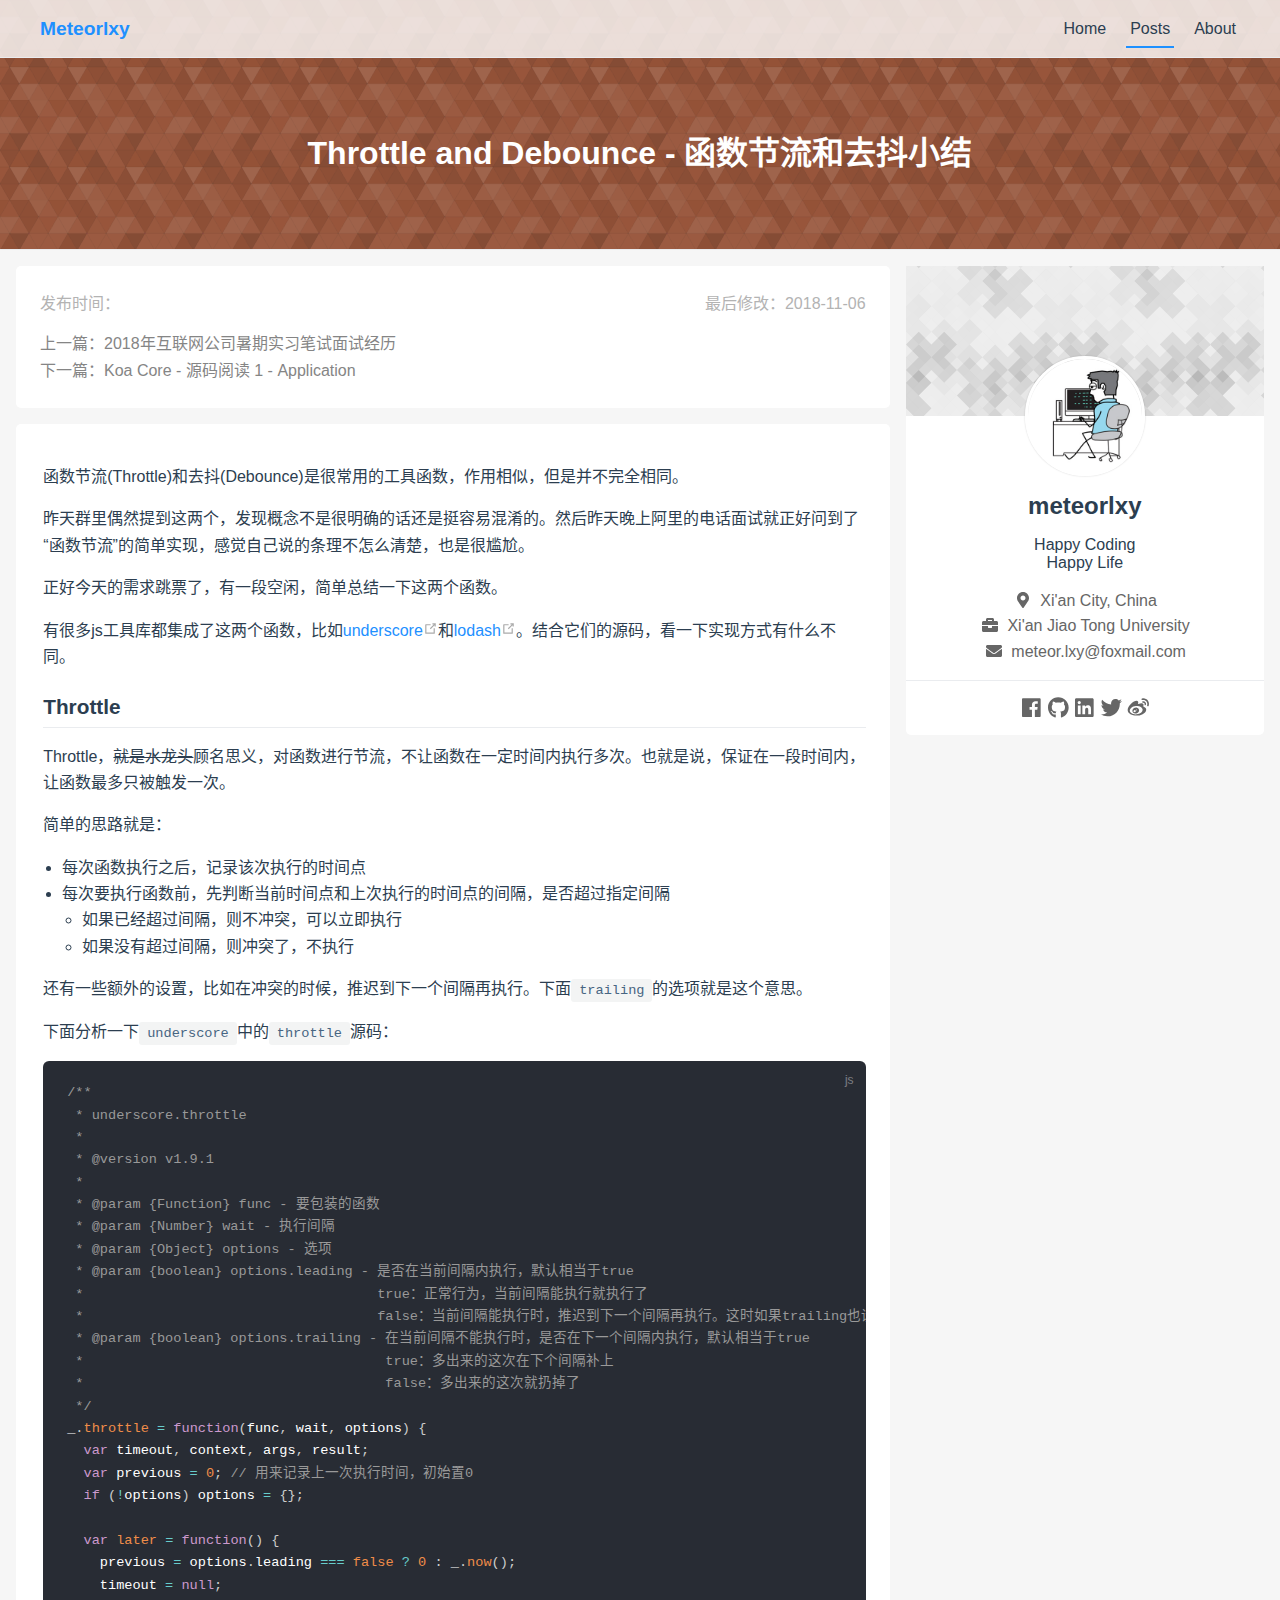
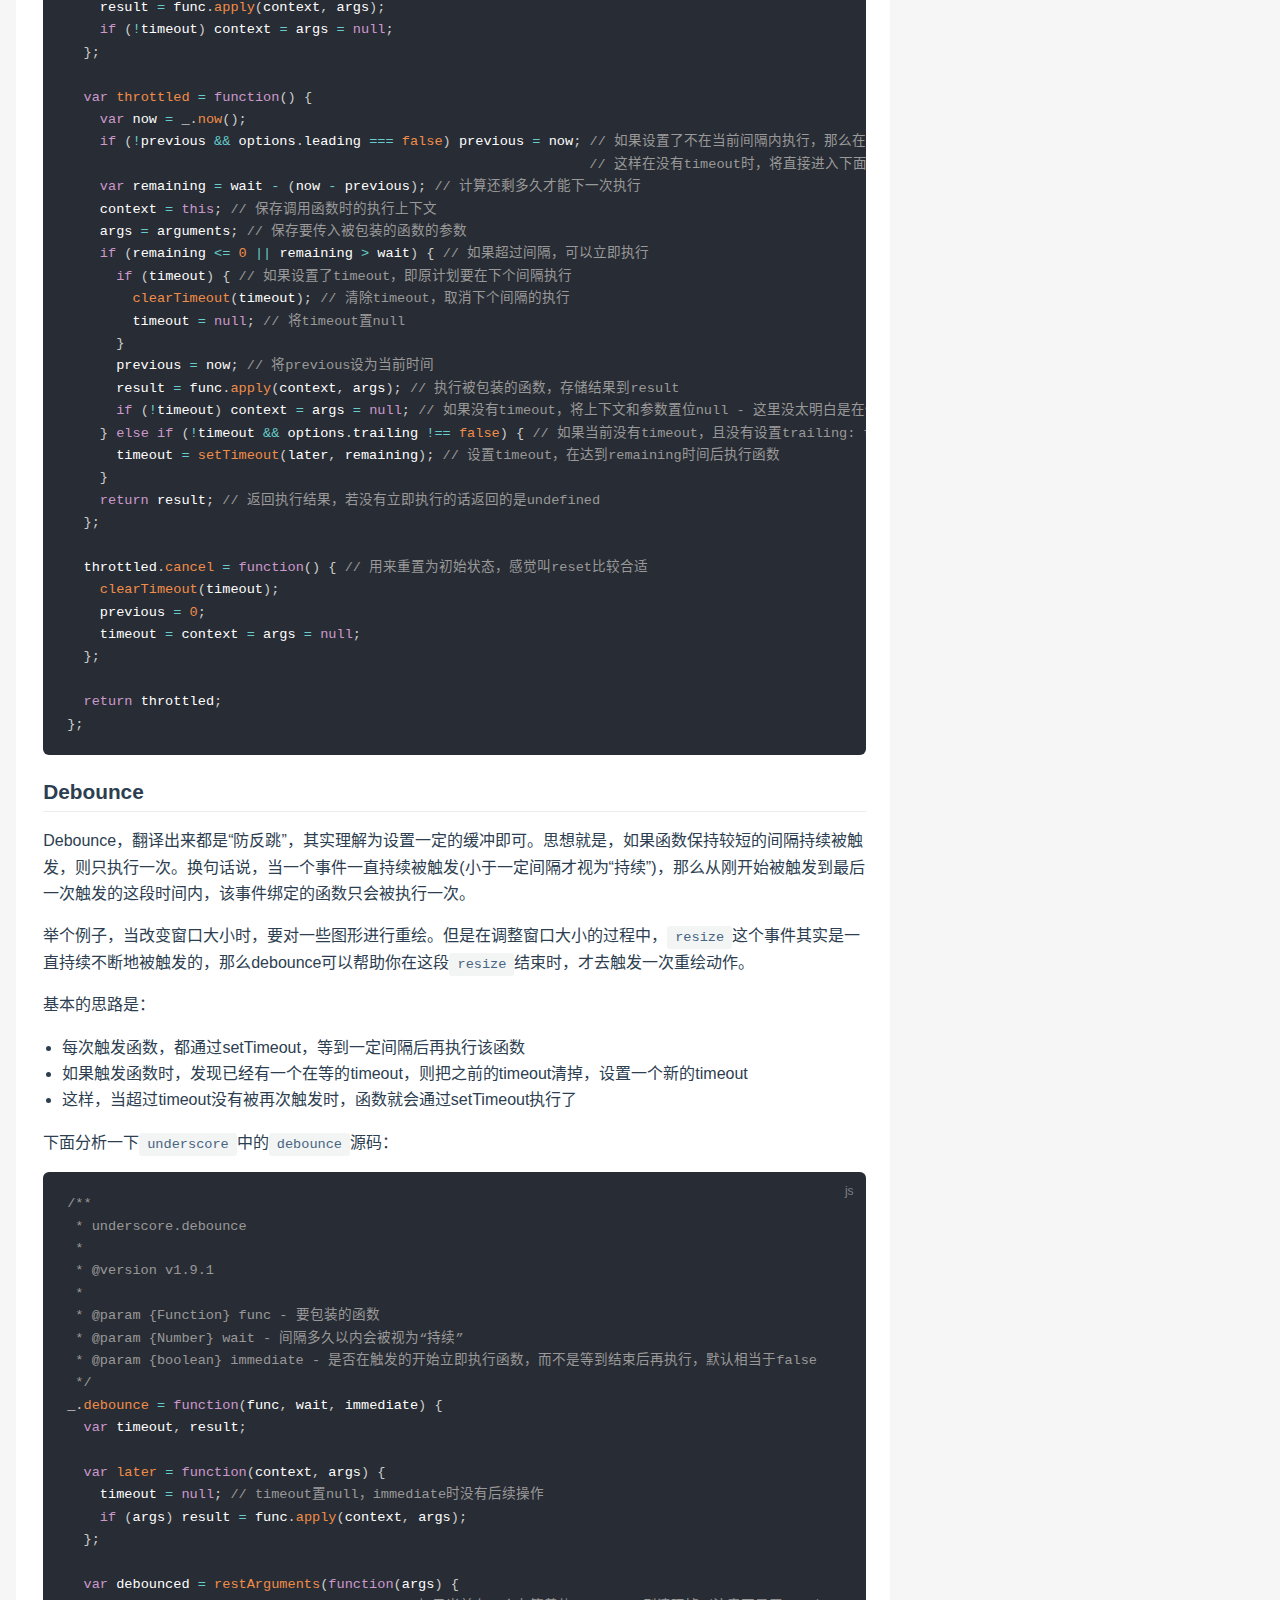
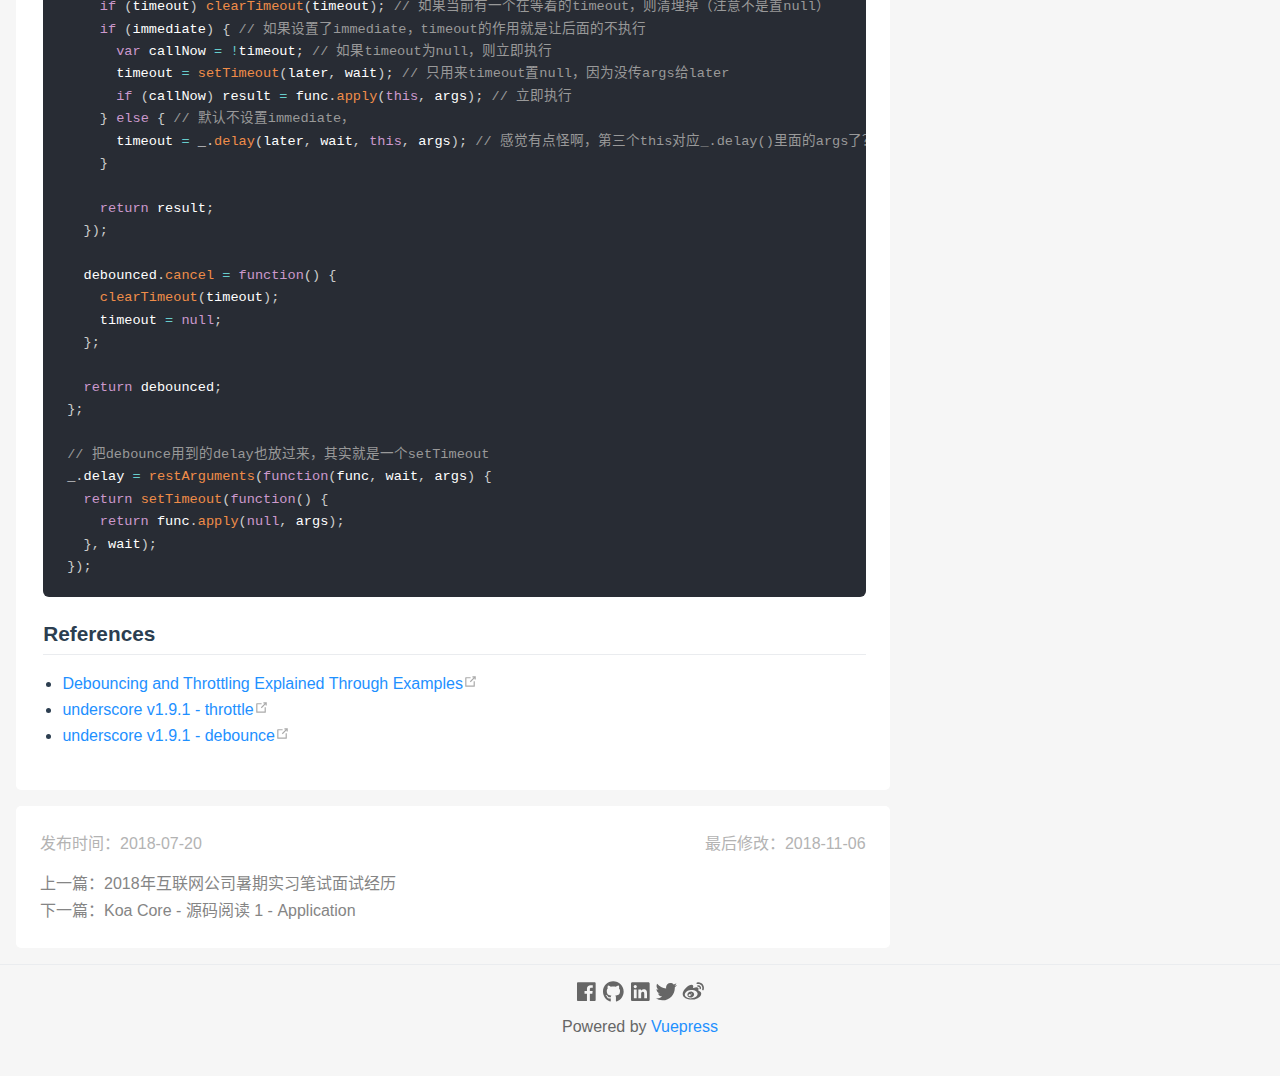
<file: posts/2018-07-20-JS-throttle-and-debounce.html>
<!DOCTYPE html>
<html lang="zh-CN">
  <head>
    <meta charset="utf-8">
    <meta name="viewport" content="width=device-width,initial-scale=1">
    <title>Throttle and Debounce - 函数节流和去抖小结 | Meteorlxy</title>
    <meta name="description" content="函数节流和去抖小结">
    <link rel="icon" href="/assets/img/avator.jpg">
    
    <link rel="preload" href="/assets/js/vendor.vue.1003d77e.js" as="script"><link rel="preload" href="/assets/css/0.styles.b0f8b2d0.css" as="style"><link rel="preload" href="/assets/js/vendor.commons.b0f8b2d0.js" as="script"><link rel="preload" href="/assets/js/app.c51640d2.js" as="script"><link rel="preload" href="/assets/js/7.9a9c4d4f.js" as="script"><link rel="prefetch" href="/assets/js/2.56e6470e.js"><link rel="prefetch" href="/assets/js/3.d13b8ad1.js"><link rel="prefetch" href="/assets/js/4.60ccc30f.js"><link rel="prefetch" href="/assets/js/5.5f8353b0.js"><link rel="prefetch" href="/assets/js/6.915589f0.js"><link rel="prefetch" href="/assets/js/8.4d01ebef.js"><link rel="prefetch" href="/assets/js/9.1542fb68.js"><link rel="prefetch" href="/assets/js/10.4a3bb117.js"><link rel="prefetch" href="/assets/js/11.f6a7568a.js"><link rel="prefetch" href="/assets/js/12.a1be51cf.js">
    <link rel="stylesheet" href="/assets/css/0.styles.b0f8b2d0.css">
  </head>
  <body>
    <div id="app" data-server-rendered="true"><div id="app"><header class="header" data-v-5368a541><div data-v-86f5b6a2 data-v-5368a541><nav class="navbar" data-v-86f5b6a2><div class="container" data-v-86f5b6a2><a href="/" class="router-link-active" data-v-86f5b6a2><span class="navbar-site-name" data-v-86f5b6a2>
          Meteorlxy
        </span></a> <div class="navbar-links" data-v-86f5b6a2><a href="/" class="navbar-link" data-v-86f5b6a2>
          Home
        </a><a href="/posts/" class="navbar-link router-link-active" data-v-86f5b6a2>
          Posts
        </a><a href="/about/" class="navbar-link" data-v-86f5b6a2>
          About
        </a></div></div></nav> <div class="navbar-holder" style="display:none;" data-v-86f5b6a2></div></div> <div class="banner" data-v-6d941e04 data-v-5368a541 data-v-5368a541><div class="container" data-v-6d941e04><div class="center" data-v-6d941e04><h1 data-v-6d941e04>Throttle and Debounce - 函数节流和去抖小结</h1></div></div></div></header> <div class="container clearfix show-aside" data-v-4a7290b2 data-v-4a7290b2><main class="main" data-v-4a7290b2><article class="post" data-v-4a7290b2 data-v-4a7290b2><section class="post-meta main-div" data-v-14b3e8ca><section class="post-date clearfix" data-v-14b3e8ca><span class="create-date" data-v-14b3e8ca>发布时间：2018-07-20</span> <span class="update-date" data-v-14b3e8ca>
      最后修改：2018-11-06
    </span></section> <section class="post-links" data-v-14b3e8ca><a href="/posts/2018-06-06-internship-of-2018.html" class="post-link" data-v-14b3e8ca>
      上一篇：2018年互联网公司暑期实习笔试面试经历
    </a> <a href="/posts/2018-08-15-koa-core-read-source-code-part-1.html" class="post-link" data-v-14b3e8ca>
      下一篇：Koa Core - 源码阅读 1 - Application
    </a></section></section> <div class="content custom post-content markdown-body"><p>函数节流(Throttle)和去抖(Debounce)是很常用的工具函数，作用相似，但是并不完全相同。</p> <p>昨天群里偶然提到这两个，发现概念不是很明确的话还是挺容易混淆的。然后昨天晚上阿里的电话面试就正好问到了“函数节流”的简单实现，感觉自己说的条理不怎么清楚，也是很尴尬。</p> <p>正好今天的需求跳票了，有一段空闲，简单总结一下这两个函数。</p> <p>有很多js工具库都集成了这两个函数，比如<a href="https://github.com/jashkenas/underscore" target="_blank" rel="noopener noreferrer">underscore<svg xmlns="http://www.w3.org/2000/svg" aria-hidden="true" x="0px" y="0px" viewBox="0 0 100 100" width="15" height="15" class="icon outbound"><path fill="currentColor" d="M18.8,85.1h56l0,0c2.2,0,4-1.8,4-4v-32h-8v28h-48v-48h28v-8h-32l0,0c-2.2,0-4,1.8-4,4v56C14.8,83.3,16.6,85.1,18.8,85.1z"></path> <polygon fill="currentColor" points="45.7,48.7 51.3,54.3 77.2,28.5 77.2,37.2 85.2,37.2 85.2,14.9 62.8,14.9 62.8,22.9 71.5,22.9"></polygon></svg></a>和<a href="https://github.com/lodash/lodash" target="_blank" rel="noopener noreferrer">lodash<svg xmlns="http://www.w3.org/2000/svg" aria-hidden="true" x="0px" y="0px" viewBox="0 0 100 100" width="15" height="15" class="icon outbound"><path fill="currentColor" d="M18.8,85.1h56l0,0c2.2,0,4-1.8,4-4v-32h-8v28h-48v-48h28v-8h-32l0,0c-2.2,0-4,1.8-4,4v56C14.8,83.3,16.6,85.1,18.8,85.1z"></path> <polygon fill="currentColor" points="45.7,48.7 51.3,54.3 77.2,28.5 77.2,37.2 85.2,37.2 85.2,14.9 62.8,14.9 62.8,22.9 71.5,22.9"></polygon></svg></a>。结合它们的源码，看一下实现方式有什么不同。</p> <h2 id="throttle"><a href="#throttle" aria-hidden="true" class="header-anchor">#</a> Throttle</h2> <p>Throttle，<s>就是水龙头</s>顾名思义，对函数进行节流，不让函数在一定时间内执行多次。也就是说，保证在一段时间内，让函数最多只被触发一次。</p> <p>简单的思路就是：</p> <ul><li>每次函数执行之后，记录该次执行的时间点</li> <li>每次要执行函数前，先判断当前时间点和上次执行的时间点的间隔，是否超过指定间隔
<ul><li>如果已经超过间隔，则不冲突，可以立即执行</li> <li>如果没有超过间隔，则冲突了，不执行</li></ul></li></ul> <p>还有一些额外的设置，比如在冲突的时候，推迟到下一个间隔再执行。下面<code>trailing</code>的选项就是这个意思。</p> <p>下面分析一下<code>underscore</code>中的<code>throttle</code>源码：</p> <div class="language-js extra-class"><pre class="language-js"><code><span class="token comment">/**
 * underscore.throttle
 * 
 * @version v1.9.1
 * 
 * @param {Function} func - 要包装的函数
 * @param {Number} wait - 执行间隔
 * @param {Object} options - 选项
 * @param {boolean} options.leading - 是否在当前间隔内执行，默认相当于true
 *                                    true：正常行为，当前间隔能执行就执行了
 *                                    false：当前间隔能执行时，推迟到下一个间隔再执行。这时如果trailing也设置成false，就永远不执行了
 * @param {boolean} options.trailing - 在当前间隔不能执行时，是否在下一个间隔内执行，默认相当于true
 *                                     true：多出来的这次在下个间隔补上
 *                                     false：多出来的这次就扔掉了
 */</span>
_<span class="token punctuation">.</span><span class="token function-variable function">throttle</span> <span class="token operator">=</span> <span class="token keyword">function</span><span class="token punctuation">(</span>func<span class="token punctuation">,</span> wait<span class="token punctuation">,</span> options<span class="token punctuation">)</span> <span class="token punctuation">{</span>
  <span class="token keyword">var</span> timeout<span class="token punctuation">,</span> context<span class="token punctuation">,</span> args<span class="token punctuation">,</span> result<span class="token punctuation">;</span>
  <span class="token keyword">var</span> previous <span class="token operator">=</span> <span class="token number">0</span><span class="token punctuation">;</span> <span class="token comment">// 用来记录上一次执行时间，初始置0</span>
  <span class="token keyword">if</span> <span class="token punctuation">(</span><span class="token operator">!</span>options<span class="token punctuation">)</span> options <span class="token operator">=</span> <span class="token punctuation">{</span><span class="token punctuation">}</span><span class="token punctuation">;</span>

  <span class="token keyword">var</span> <span class="token function-variable function">later</span> <span class="token operator">=</span> <span class="token keyword">function</span><span class="token punctuation">(</span><span class="token punctuation">)</span> <span class="token punctuation">{</span>
    previous <span class="token operator">=</span> options<span class="token punctuation">.</span>leading <span class="token operator">===</span> <span class="token boolean">false</span> <span class="token operator">?</span> <span class="token number">0</span> <span class="token punctuation">:</span> _<span class="token punctuation">.</span><span class="token function">now</span><span class="token punctuation">(</span><span class="token punctuation">)</span><span class="token punctuation">;</span>
    timeout <span class="token operator">=</span> <span class="token keyword">null</span><span class="token punctuation">;</span>
    result <span class="token operator">=</span> func<span class="token punctuation">.</span><span class="token function">apply</span><span class="token punctuation">(</span>context<span class="token punctuation">,</span> args<span class="token punctuation">)</span><span class="token punctuation">;</span>
    <span class="token keyword">if</span> <span class="token punctuation">(</span><span class="token operator">!</span>timeout<span class="token punctuation">)</span> context <span class="token operator">=</span> args <span class="token operator">=</span> <span class="token keyword">null</span><span class="token punctuation">;</span>
  <span class="token punctuation">}</span><span class="token punctuation">;</span>

  <span class="token keyword">var</span> <span class="token function-variable function">throttled</span> <span class="token operator">=</span> <span class="token keyword">function</span><span class="token punctuation">(</span><span class="token punctuation">)</span> <span class="token punctuation">{</span>
    <span class="token keyword">var</span> now <span class="token operator">=</span> _<span class="token punctuation">.</span><span class="token function">now</span><span class="token punctuation">(</span><span class="token punctuation">)</span><span class="token punctuation">;</span>
    <span class="token keyword">if</span> <span class="token punctuation">(</span><span class="token operator">!</span>previous <span class="token operator">&amp;&amp;</span> options<span class="token punctuation">.</span>leading <span class="token operator">===</span> <span class="token boolean">false</span><span class="token punctuation">)</span> previous <span class="token operator">=</span> now<span class="token punctuation">;</span> <span class="token comment">// 如果设置了不在当前间隔内执行，那么在当前间隔空闲时(!previous)，直接把previous设成当前时间，</span>
                                                                <span class="token comment">// 这样在没有timeout时，将直接进入下面setTimeout分支，在下一个间隔内再执行</span>
    <span class="token keyword">var</span> remaining <span class="token operator">=</span> wait <span class="token operator">-</span> <span class="token punctuation">(</span>now <span class="token operator">-</span> previous<span class="token punctuation">)</span><span class="token punctuation">;</span> <span class="token comment">// 计算还剩多久才能下一次执行</span>
    context <span class="token operator">=</span> <span class="token keyword">this</span><span class="token punctuation">;</span> <span class="token comment">// 保存调用函数时的执行上下文</span>
    args <span class="token operator">=</span> arguments<span class="token punctuation">;</span> <span class="token comment">// 保存要传入被包装的函数的参数</span>
    <span class="token keyword">if</span> <span class="token punctuation">(</span>remaining <span class="token operator">&lt;=</span> <span class="token number">0</span> <span class="token operator">||</span> remaining <span class="token operator">&gt;</span> wait<span class="token punctuation">)</span> <span class="token punctuation">{</span> <span class="token comment">// 如果超过间隔，可以立即执行</span>
      <span class="token keyword">if</span> <span class="token punctuation">(</span>timeout<span class="token punctuation">)</span> <span class="token punctuation">{</span> <span class="token comment">// 如果设置了timeout，即原计划要在下个间隔执行</span>
        <span class="token function">clearTimeout</span><span class="token punctuation">(</span>timeout<span class="token punctuation">)</span><span class="token punctuation">;</span> <span class="token comment">// 清除timeout，取消下个间隔的执行</span>
        timeout <span class="token operator">=</span> <span class="token keyword">null</span><span class="token punctuation">;</span> <span class="token comment">// 将timeout置null</span>
      <span class="token punctuation">}</span>
      previous <span class="token operator">=</span> now<span class="token punctuation">;</span> <span class="token comment">// 将previous设为当前时间</span>
      result <span class="token operator">=</span> func<span class="token punctuation">.</span><span class="token function">apply</span><span class="token punctuation">(</span>context<span class="token punctuation">,</span> args<span class="token punctuation">)</span><span class="token punctuation">;</span> <span class="token comment">// 执行被包装的函数，存储结果到result</span>
      <span class="token keyword">if</span> <span class="token punctuation">(</span><span class="token operator">!</span>timeout<span class="token punctuation">)</span> context <span class="token operator">=</span> args <span class="token operator">=</span> <span class="token keyword">null</span><span class="token punctuation">;</span> <span class="token comment">// 如果没有timeout，将上下文和参数置位null - 这里没太明白是在做什么</span>
    <span class="token punctuation">}</span> <span class="token keyword">else</span> <span class="token keyword">if</span> <span class="token punctuation">(</span><span class="token operator">!</span>timeout <span class="token operator">&amp;&amp;</span> options<span class="token punctuation">.</span>trailing <span class="token operator">!==</span> <span class="token boolean">false</span><span class="token punctuation">)</span> <span class="token punctuation">{</span> <span class="token comment">// 如果当前没有timeout，且没有设置trailing: false</span>
      timeout <span class="token operator">=</span> <span class="token function">setTimeout</span><span class="token punctuation">(</span>later<span class="token punctuation">,</span> remaining<span class="token punctuation">)</span><span class="token punctuation">;</span> <span class="token comment">// 设置timeout，在达到remaining时间后执行函数</span>
    <span class="token punctuation">}</span>
    <span class="token keyword">return</span> result<span class="token punctuation">;</span> <span class="token comment">// 返回执行结果，若没有立即执行的话返回的是undefined</span>
  <span class="token punctuation">}</span><span class="token punctuation">;</span>

  throttled<span class="token punctuation">.</span><span class="token function-variable function">cancel</span> <span class="token operator">=</span> <span class="token keyword">function</span><span class="token punctuation">(</span><span class="token punctuation">)</span> <span class="token punctuation">{</span> <span class="token comment">// 用来重置为初始状态，感觉叫reset比较合适</span>
    <span class="token function">clearTimeout</span><span class="token punctuation">(</span>timeout<span class="token punctuation">)</span><span class="token punctuation">;</span>
    previous <span class="token operator">=</span> <span class="token number">0</span><span class="token punctuation">;</span>
    timeout <span class="token operator">=</span> context <span class="token operator">=</span> args <span class="token operator">=</span> <span class="token keyword">null</span><span class="token punctuation">;</span>
  <span class="token punctuation">}</span><span class="token punctuation">;</span>

  <span class="token keyword">return</span> throttled<span class="token punctuation">;</span>
<span class="token punctuation">}</span><span class="token punctuation">;</span>
</code></pre></div><h2 id="debounce"><a href="#debounce" aria-hidden="true" class="header-anchor">#</a> Debounce</h2> <p>Debounce，翻译出来都是“防反跳”，其实理解为设置一定的缓冲即可。思想就是，如果函数保持较短的间隔持续被触发，则只执行一次。换句话说，当一个事件一直持续被触发(小于一定间隔才视为“持续”)，那么从刚开始被触发到最后一次触发的这段时间内，该事件绑定的函数只会被执行一次。</p> <p>举个例子，当改变窗口大小时，要对一些图形进行重绘。但是在调整窗口大小的过程中，<code>resize</code>这个事件其实是一直持续不断地被触发的，那么debounce可以帮助你在这段<code>resize</code>结束时，才去触发一次重绘动作。</p> <p>基本的思路是：</p> <ul><li>每次触发函数，都通过setTimeout，等到一定间隔后再执行该函数</li> <li>如果触发函数时，发现已经有一个在等的timeout，则把之前的timeout清掉，设置一个新的timeout</li> <li>这样，当超过timeout没有被再次触发时，函数就会通过setTimeout执行了</li></ul> <p>下面分析一下<code>underscore</code>中的<code>debounce</code>源码：</p> <div class="language-js extra-class"><pre class="language-js"><code><span class="token comment">/**
 * underscore.debounce
 * 
 * @version v1.9.1
 * 
 * @param {Function} func - 要包装的函数
 * @param {Number} wait - 间隔多久以内会被视为“持续”
 * @param {boolean} immediate - 是否在触发的开始立即执行函数，而不是等到结束后再执行，默认相当于false
 */</span>
_<span class="token punctuation">.</span><span class="token function-variable function">debounce</span> <span class="token operator">=</span> <span class="token keyword">function</span><span class="token punctuation">(</span>func<span class="token punctuation">,</span> wait<span class="token punctuation">,</span> immediate<span class="token punctuation">)</span> <span class="token punctuation">{</span>
  <span class="token keyword">var</span> timeout<span class="token punctuation">,</span> result<span class="token punctuation">;</span>

  <span class="token keyword">var</span> <span class="token function-variable function">later</span> <span class="token operator">=</span> <span class="token keyword">function</span><span class="token punctuation">(</span>context<span class="token punctuation">,</span> args<span class="token punctuation">)</span> <span class="token punctuation">{</span>
    timeout <span class="token operator">=</span> <span class="token keyword">null</span><span class="token punctuation">;</span> <span class="token comment">// timeout置null，immediate时没有后续操作</span>
    <span class="token keyword">if</span> <span class="token punctuation">(</span>args<span class="token punctuation">)</span> result <span class="token operator">=</span> func<span class="token punctuation">.</span><span class="token function">apply</span><span class="token punctuation">(</span>context<span class="token punctuation">,</span> args<span class="token punctuation">)</span><span class="token punctuation">;</span>
  <span class="token punctuation">}</span><span class="token punctuation">;</span>

  <span class="token keyword">var</span> debounced <span class="token operator">=</span> <span class="token function">restArguments</span><span class="token punctuation">(</span><span class="token keyword">function</span><span class="token punctuation">(</span>args<span class="token punctuation">)</span> <span class="token punctuation">{</span>
    <span class="token keyword">if</span> <span class="token punctuation">(</span>timeout<span class="token punctuation">)</span> <span class="token function">clearTimeout</span><span class="token punctuation">(</span>timeout<span class="token punctuation">)</span><span class="token punctuation">;</span> <span class="token comment">// 如果当前有一个在等着的timeout，则清理掉（注意不是置null）</span>
    <span class="token keyword">if</span> <span class="token punctuation">(</span>immediate<span class="token punctuation">)</span> <span class="token punctuation">{</span> <span class="token comment">// 如果设置了immediate，timeout的作用就是让后面的不执行</span>
      <span class="token keyword">var</span> callNow <span class="token operator">=</span> <span class="token operator">!</span>timeout<span class="token punctuation">;</span> <span class="token comment">// 如果timeout为null，则立即执行</span>
      timeout <span class="token operator">=</span> <span class="token function">setTimeout</span><span class="token punctuation">(</span>later<span class="token punctuation">,</span> wait<span class="token punctuation">)</span><span class="token punctuation">;</span> <span class="token comment">// 只用来timeout置null，因为没传args给later</span>
      <span class="token keyword">if</span> <span class="token punctuation">(</span>callNow<span class="token punctuation">)</span> result <span class="token operator">=</span> func<span class="token punctuation">.</span><span class="token function">apply</span><span class="token punctuation">(</span><span class="token keyword">this</span><span class="token punctuation">,</span> args<span class="token punctuation">)</span><span class="token punctuation">;</span> <span class="token comment">// 立即执行</span>
    <span class="token punctuation">}</span> <span class="token keyword">else</span> <span class="token punctuation">{</span> <span class="token comment">// 默认不设置immediate，</span>
      timeout <span class="token operator">=</span> _<span class="token punctuation">.</span><span class="token function">delay</span><span class="token punctuation">(</span>later<span class="token punctuation">,</span> wait<span class="token punctuation">,</span> <span class="token keyword">this</span><span class="token punctuation">,</span> args<span class="token punctuation">)</span><span class="token punctuation">;</span> <span class="token comment">// 感觉有点怪啊，第三个this对应_.delay()里面的args了？</span>
    <span class="token punctuation">}</span>

    <span class="token keyword">return</span> result<span class="token punctuation">;</span>
  <span class="token punctuation">}</span><span class="token punctuation">)</span><span class="token punctuation">;</span>

  debounced<span class="token punctuation">.</span><span class="token function-variable function">cancel</span> <span class="token operator">=</span> <span class="token keyword">function</span><span class="token punctuation">(</span><span class="token punctuation">)</span> <span class="token punctuation">{</span>
    <span class="token function">clearTimeout</span><span class="token punctuation">(</span>timeout<span class="token punctuation">)</span><span class="token punctuation">;</span>
    timeout <span class="token operator">=</span> <span class="token keyword">null</span><span class="token punctuation">;</span>
  <span class="token punctuation">}</span><span class="token punctuation">;</span>

  <span class="token keyword">return</span> debounced<span class="token punctuation">;</span>
<span class="token punctuation">}</span><span class="token punctuation">;</span>

<span class="token comment">// 把debounce用到的delay也放过来，其实就是一个setTimeout</span>
_<span class="token punctuation">.</span>delay <span class="token operator">=</span> <span class="token function">restArguments</span><span class="token punctuation">(</span><span class="token keyword">function</span><span class="token punctuation">(</span>func<span class="token punctuation">,</span> wait<span class="token punctuation">,</span> args<span class="token punctuation">)</span> <span class="token punctuation">{</span>
  <span class="token keyword">return</span> <span class="token function">setTimeout</span><span class="token punctuation">(</span><span class="token keyword">function</span><span class="token punctuation">(</span><span class="token punctuation">)</span> <span class="token punctuation">{</span>
    <span class="token keyword">return</span> func<span class="token punctuation">.</span><span class="token function">apply</span><span class="token punctuation">(</span><span class="token keyword">null</span><span class="token punctuation">,</span> args<span class="token punctuation">)</span><span class="token punctuation">;</span>
  <span class="token punctuation">}</span><span class="token punctuation">,</span> wait<span class="token punctuation">)</span><span class="token punctuation">;</span>
<span class="token punctuation">}</span><span class="token punctuation">)</span><span class="token punctuation">;</span>
</code></pre></div><h2 id="references"><a href="#references" aria-hidden="true" class="header-anchor">#</a> References</h2> <ul><li><a href="https://css-tricks.com/debouncing-throttling-explained-examples/" target="_blank" rel="noopener noreferrer">Debouncing and Throttling Explained Through Examples<svg xmlns="http://www.w3.org/2000/svg" aria-hidden="true" x="0px" y="0px" viewBox="0 0 100 100" width="15" height="15" class="icon outbound"><path fill="currentColor" d="M18.8,85.1h56l0,0c2.2,0,4-1.8,4-4v-32h-8v28h-48v-48h28v-8h-32l0,0c-2.2,0-4,1.8-4,4v56C14.8,83.3,16.6,85.1,18.8,85.1z"></path> <polygon fill="currentColor" points="45.7,48.7 51.3,54.3 77.2,28.5 77.2,37.2 85.2,37.2 85.2,14.9 62.8,14.9 62.8,22.9 71.5,22.9"></polygon></svg></a></li> <li><a href="https://github.com/jashkenas/underscore/blob/1.9.1/underscore.js#L842" target="_blank" rel="noopener noreferrer">underscore v1.9.1 - throttle<svg xmlns="http://www.w3.org/2000/svg" aria-hidden="true" x="0px" y="0px" viewBox="0 0 100 100" width="15" height="15" class="icon outbound"><path fill="currentColor" d="M18.8,85.1h56l0,0c2.2,0,4-1.8,4-4v-32h-8v28h-48v-48h28v-8h-32l0,0c-2.2,0-4,1.8-4,4v56C14.8,83.3,16.6,85.1,18.8,85.1z"></path> <polygon fill="currentColor" points="45.7,48.7 51.3,54.3 77.2,28.5 77.2,37.2 85.2,37.2 85.2,14.9 62.8,14.9 62.8,22.9 71.5,22.9"></polygon></svg></a></li> <li><a href="https://github.com/jashkenas/underscore/blob/1.9.1/underscore.js#L887" target="_blank" rel="noopener noreferrer">underscore v1.9.1 - debounce<svg xmlns="http://www.w3.org/2000/svg" aria-hidden="true" x="0px" y="0px" viewBox="0 0 100 100" width="15" height="15" class="icon outbound"><path fill="currentColor" d="M18.8,85.1h56l0,0c2.2,0,4-1.8,4-4v-32h-8v28h-48v-48h28v-8h-32l0,0c-2.2,0-4,1.8-4,4v56C14.8,83.3,16.6,85.1,18.8,85.1z"></path> <polygon fill="currentColor" points="45.7,48.7 51.3,54.3 77.2,28.5 77.2,37.2 85.2,37.2 85.2,14.9 62.8,14.9 62.8,22.9 71.5,22.9"></polygon></svg></a></li></ul></div> <section class="post-meta main-div" data-v-14b3e8ca><section class="post-date clearfix" data-v-14b3e8ca><span class="create-date" data-v-14b3e8ca>发布时间：2018-07-20</span> <span class="update-date" data-v-14b3e8ca>
      最后修改：2018-11-06
    </span></section> <section class="post-links" data-v-14b3e8ca><a href="/posts/2018-06-06-internship-of-2018.html" class="post-link" data-v-14b3e8ca>
      上一篇：2018年互联网公司暑期实习笔试面试经历
    </a> <a href="/posts/2018-08-15-koa-core-read-source-code-part-1.html" class="post-link" data-v-14b3e8ca>
      下一篇：Koa Core - 源码阅读 1 - Application
    </a></section></section></article></main> <aside class="aside" data-v-4a7290b2><div class="info-card main-div" data-v-082daf99 data-v-4a7290b2><div class="info-card-header" style="background-image:null;" data-v-082daf99><img src="/assets/img/avator.jpg" alt="meteorlxy" class="info-avator" data-v-082daf99></div> <div class="info-card-body" data-v-082daf99><section class="info-nickname" data-v-082daf99>meteorlxy</section> <section class="info-desc" data-v-082daf99>Happy Coding<br/>Happy Life</section> <section class="info-contact" data-v-082daf99><section data-v-082daf99><span title="Xi'an City, China" class="info info-location" data-v-082daf99><!----> <span class="info-text" style="margin-left:0.2rem;">Xi'an City, China</span></span></section> <section data-v-082daf99><span title="Xi'an Jiao Tong University" class="info info-organization" data-v-082daf99><!----> <span class="info-text" style="margin-left:0.2rem;">Xi'an Jiao Tong University</span></span></section> <section data-v-082daf99><a href="mailto:meteor.lxy@foxmail.com" title="meteor.lxy@foxmail.com" class="info info-email" data-v-082daf99><!----> <span class="info-text" style="margin-left:0.2rem;">meteor.lxy@foxmail.com</span></a></section></section></div> <div class="info-card-footer" data-v-082daf99><section class="info-sns clearfix" data-v-082daf99><a href="https://www.facebook.com/meteorlxy.cn" target="_blank" class="sns-link" data-v-082daf99><span title="Facebook: meteorlxy.cn" class="sns-icon" data-v-082daf99><!----></span></a><a href="https://github.com/meteorlxy" target="_blank" class="sns-link" data-v-082daf99><span title="GitHub: meteorlxy" class="sns-icon" data-v-082daf99><!----></span></a><a href="http://www.linkedin.com/in/meteorlxy" target="_blank" class="sns-link" data-v-082daf99><span title="LinkedIn: meteorlxy" class="sns-icon" data-v-082daf99><!----></span></a><a href="https://twitter.com/meteorlxy_cn" target="_blank" class="sns-link" data-v-082daf99><span title="Twitter: meteorlxy_cn" class="sns-icon" data-v-082daf99><!----></span></a><a href="https://weibo.com/u/2039655434" target="_blank" class="sns-link" data-v-082daf99><span title="WeiBo: @焦炭君_Meteor" class="sns-icon" data-v-082daf99><!----></span></a></section></div></div></aside></div> <footer class="footer" data-v-509fd749><p class="sns-links" data-v-509fd749><a href="https://www.facebook.com/meteorlxy.cn" target="_blank" class="sns-link" data-v-509fd749><span title="Facebook: meteorlxy.cn" class="sns-icon" data-v-509fd749><!----></span></a><a href="https://github.com/meteorlxy" target="_blank" class="sns-link" data-v-509fd749><span title="GitHub: meteorlxy" class="sns-icon" data-v-509fd749><!----></span></a><a href="http://www.linkedin.com/in/meteorlxy" target="_blank" class="sns-link" data-v-509fd749><span title="LinkedIn: meteorlxy" class="sns-icon" data-v-509fd749><!----></span></a><a href="https://twitter.com/meteorlxy_cn" target="_blank" class="sns-link" data-v-509fd749><span title="Twitter: meteorlxy_cn" class="sns-icon" data-v-509fd749><!----></span></a><a href="https://weibo.com/u/2039655434" target="_blank" class="sns-link" data-v-509fd749><span title="WeiBo: @焦炭君_Meteor" class="sns-icon" data-v-509fd749><!----></span></a></p> <p data-v-509fd749><span data-v-509fd749>Powered by </span> <a href="https://vuepress.vuejs.org" target="_blank" data-v-509fd749>Vuepress</a></p></footer></div></div>
    <script src="/assets/js/vendor.vue.1003d77e.js" defer></script><script src="/assets/js/7.9a9c4d4f.js" defer></script><script src="/assets/js/vendor.commons.b0f8b2d0.js" defer></script><script src="/assets/js/app.c51640d2.js" defer></script>
  </body>
</html>
</file>
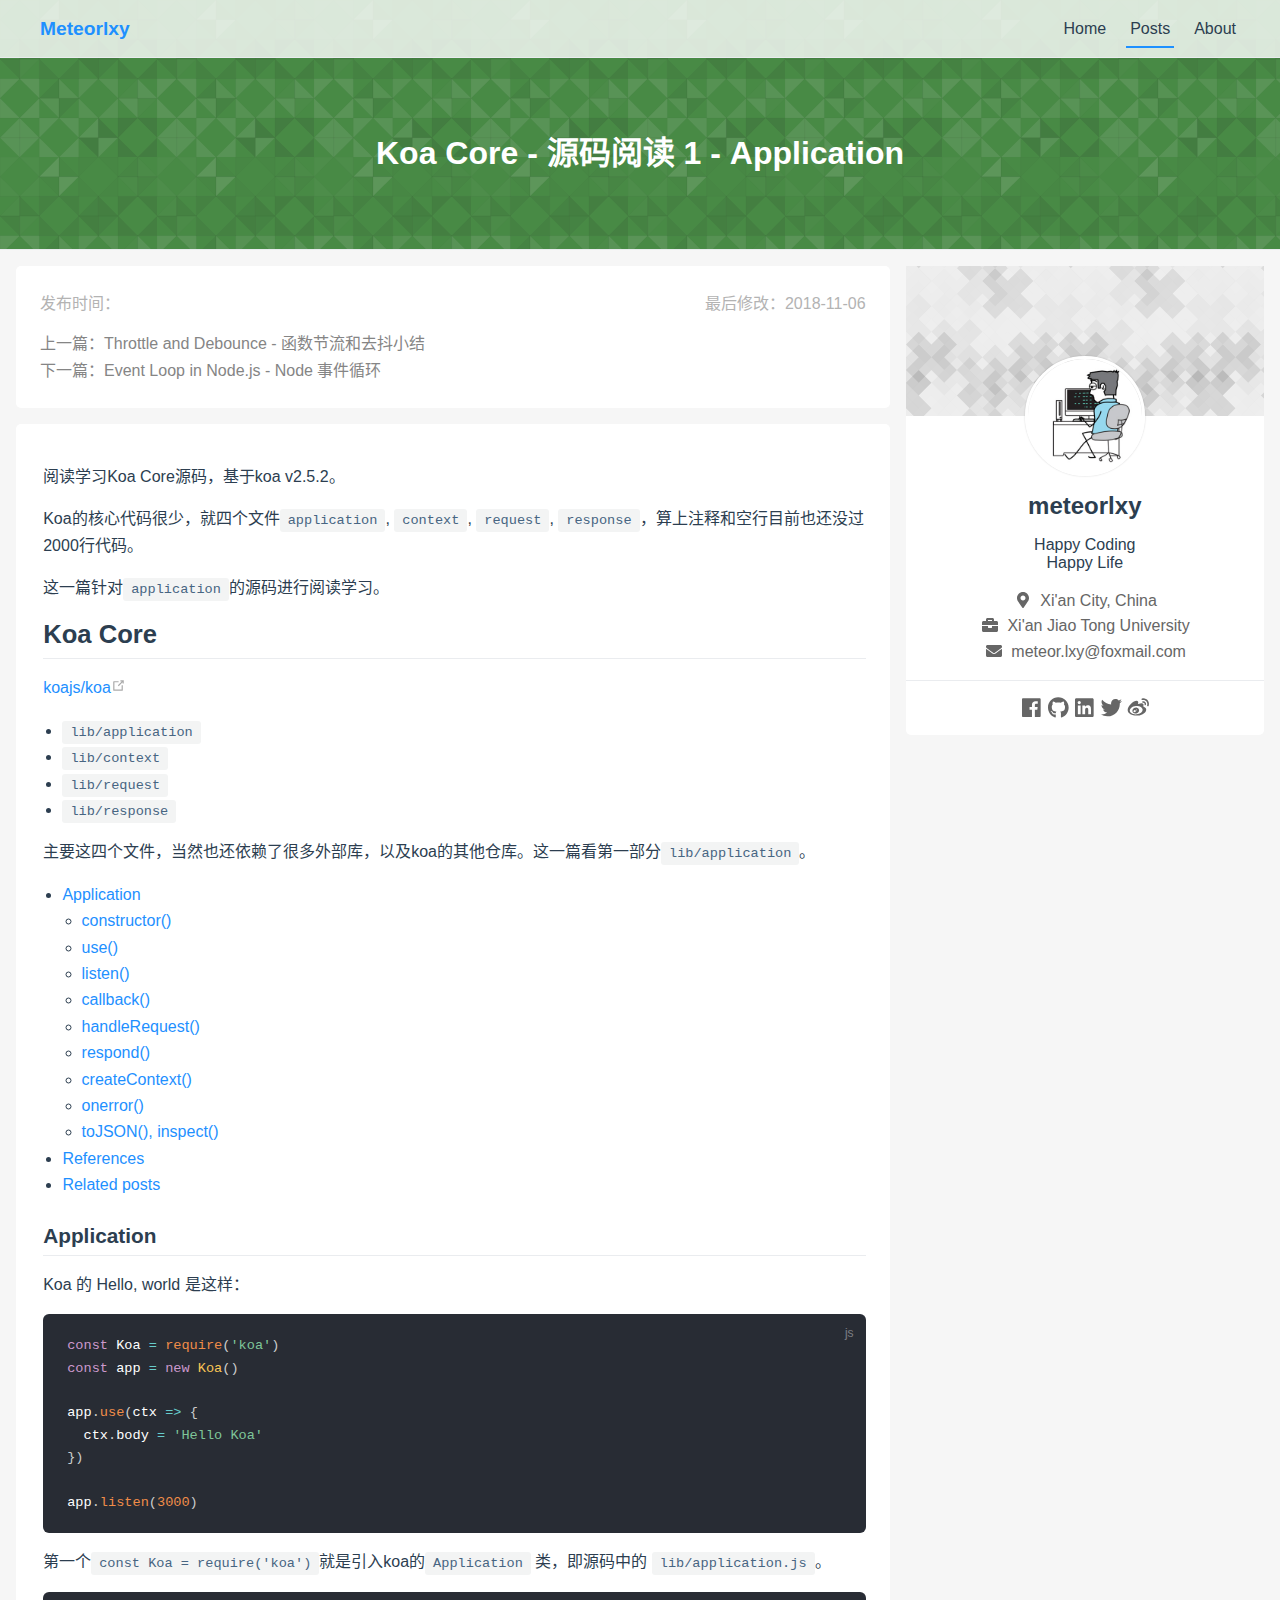
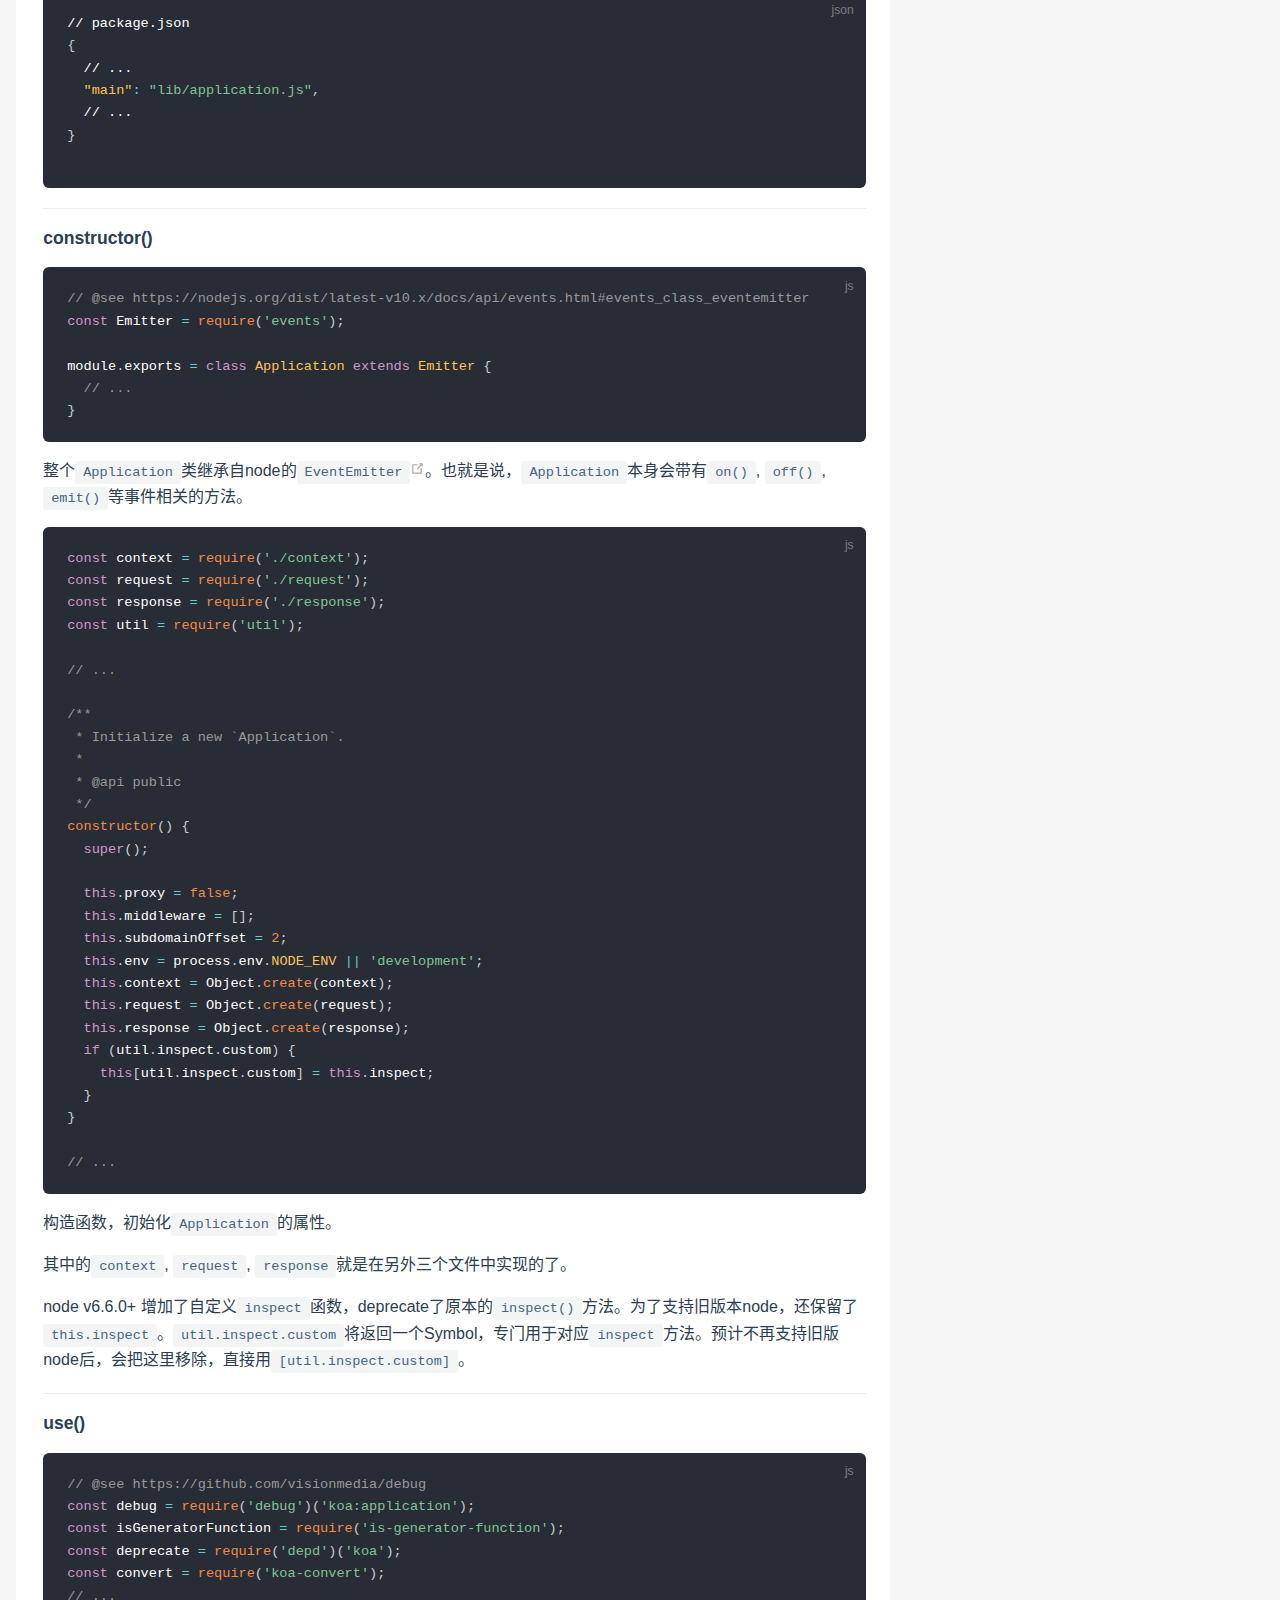
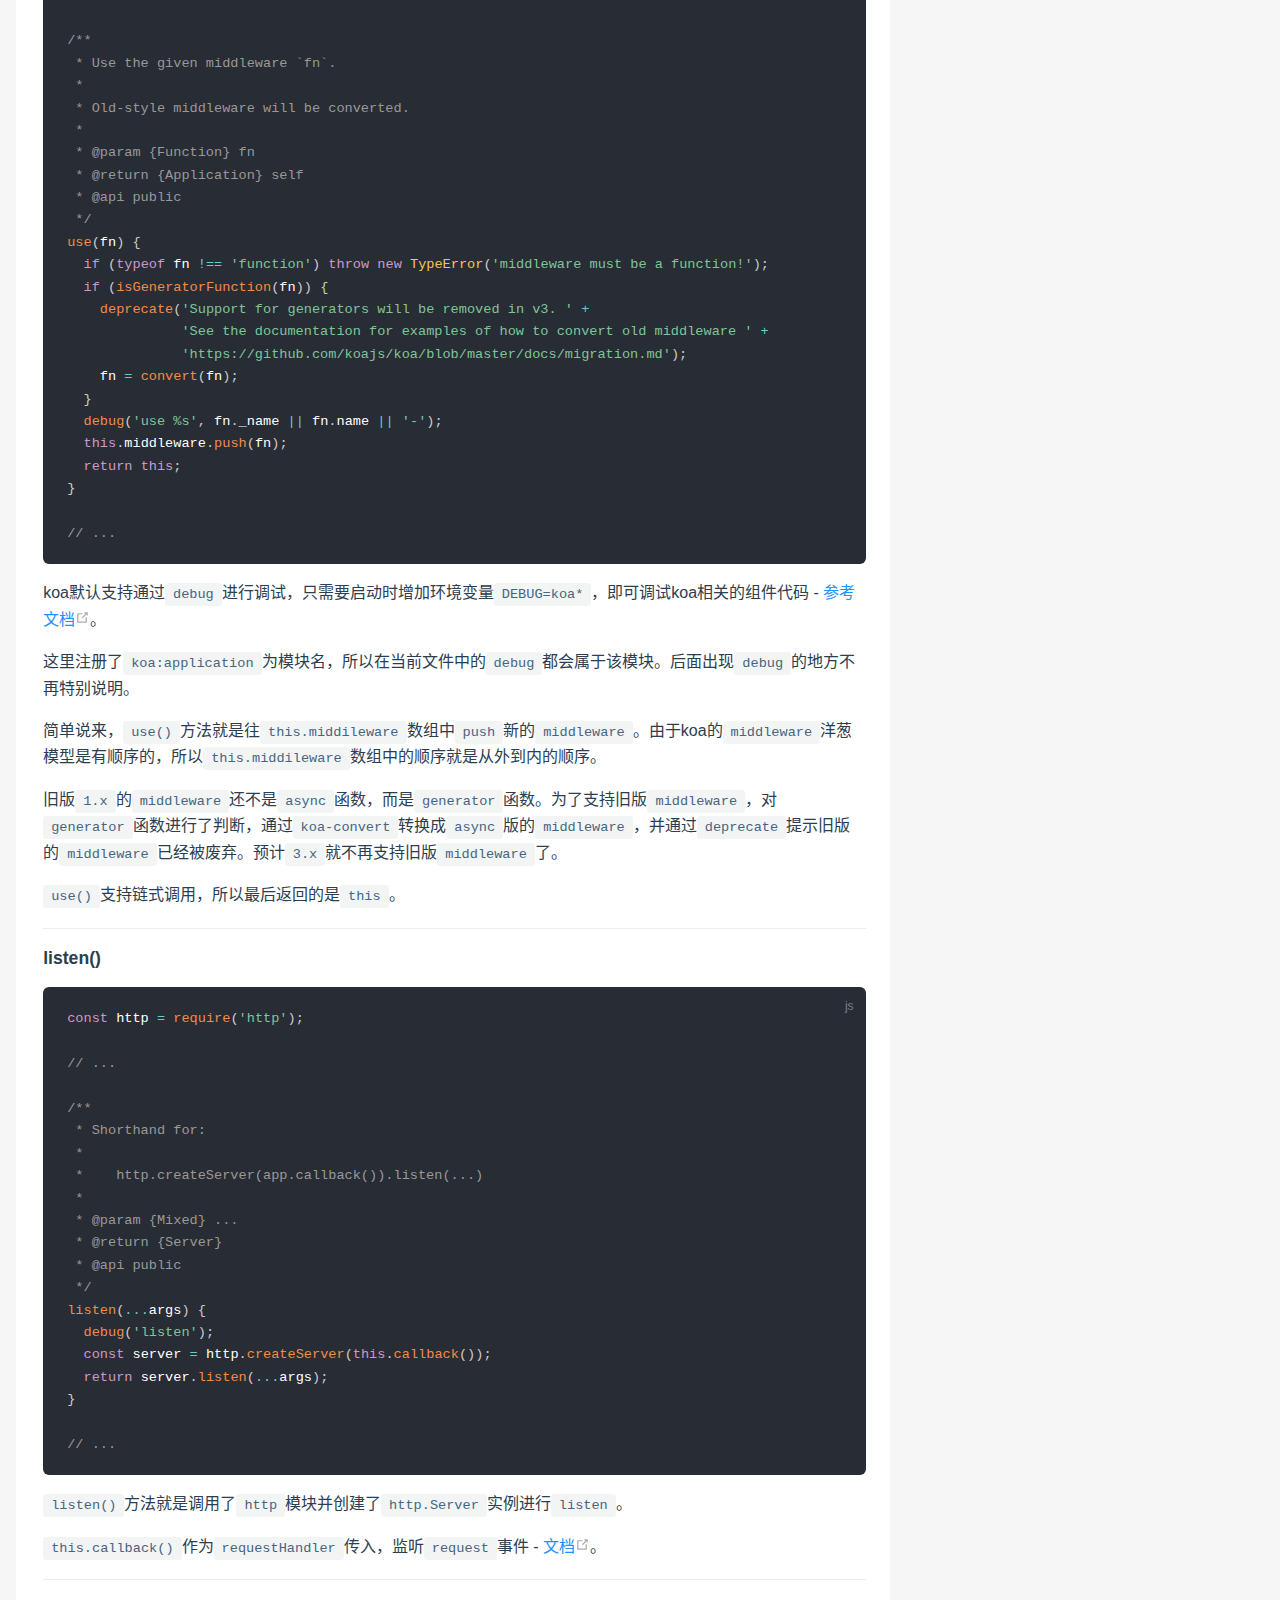
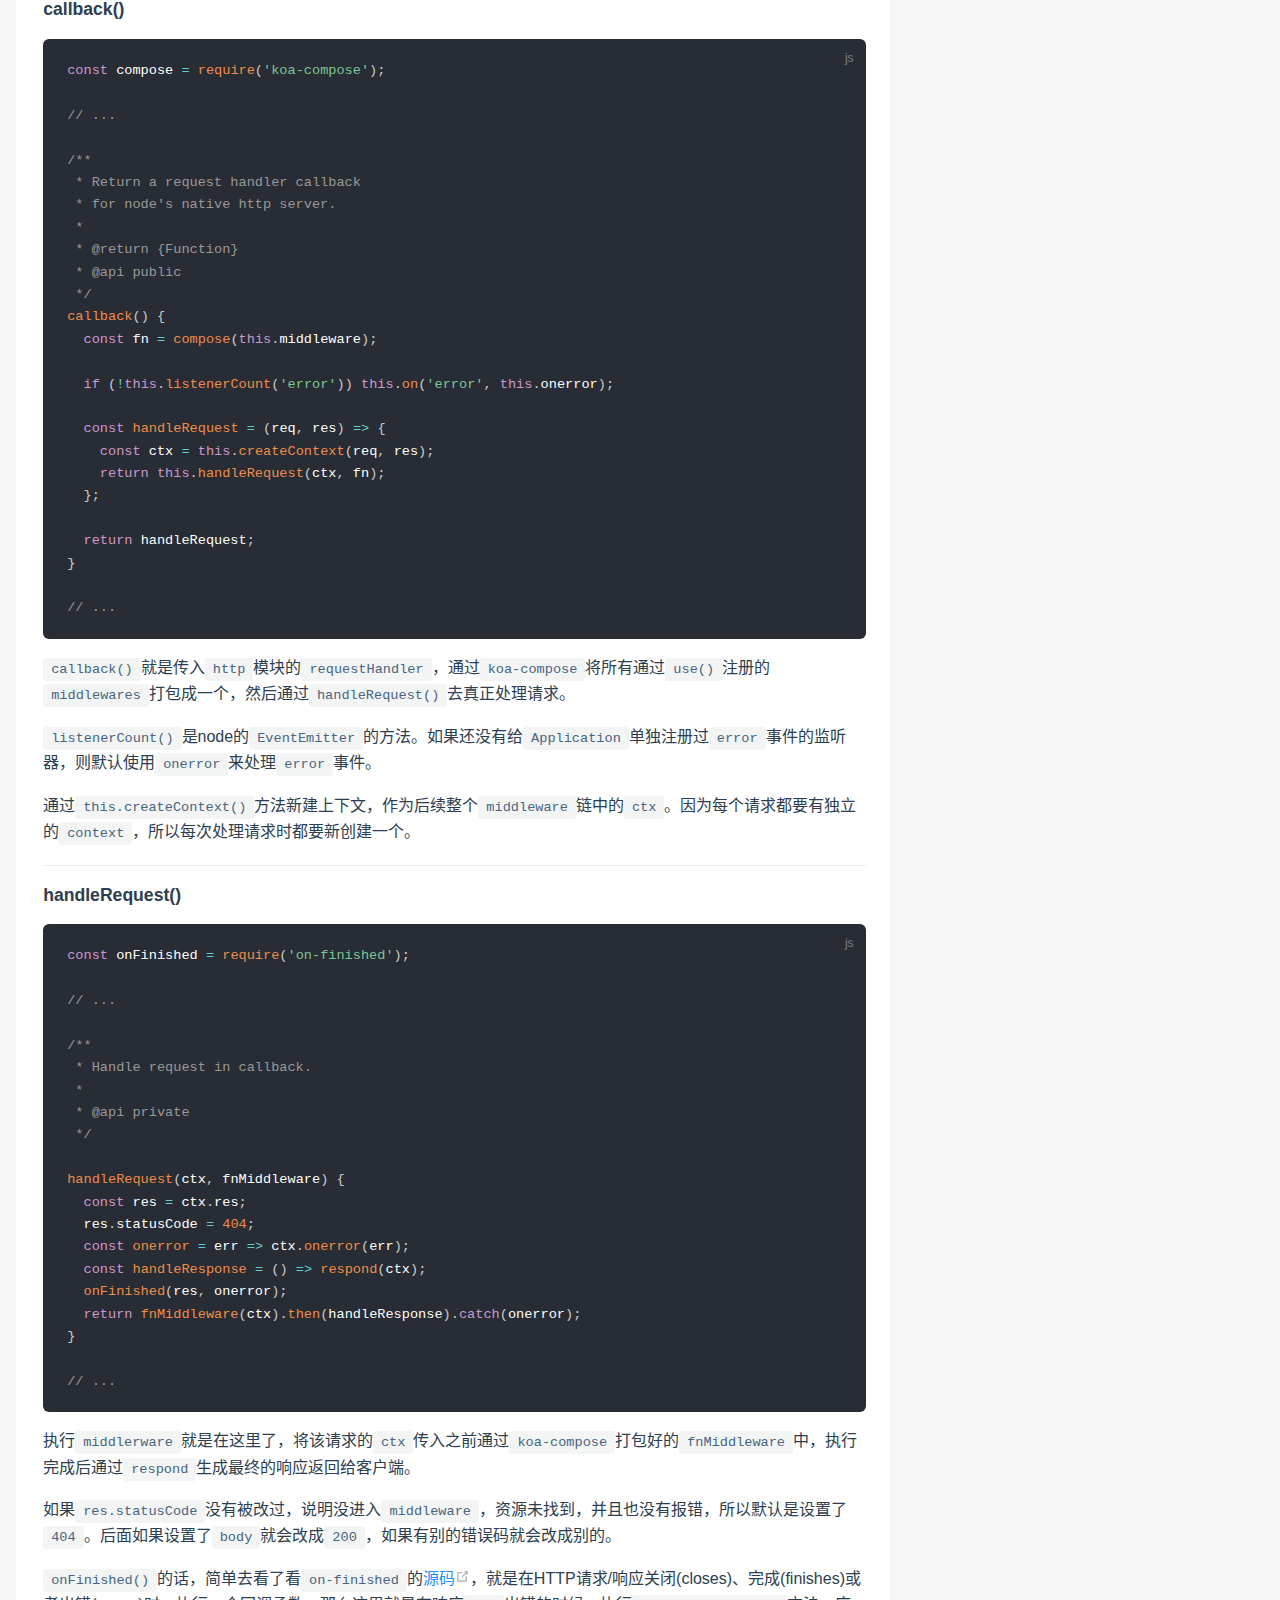
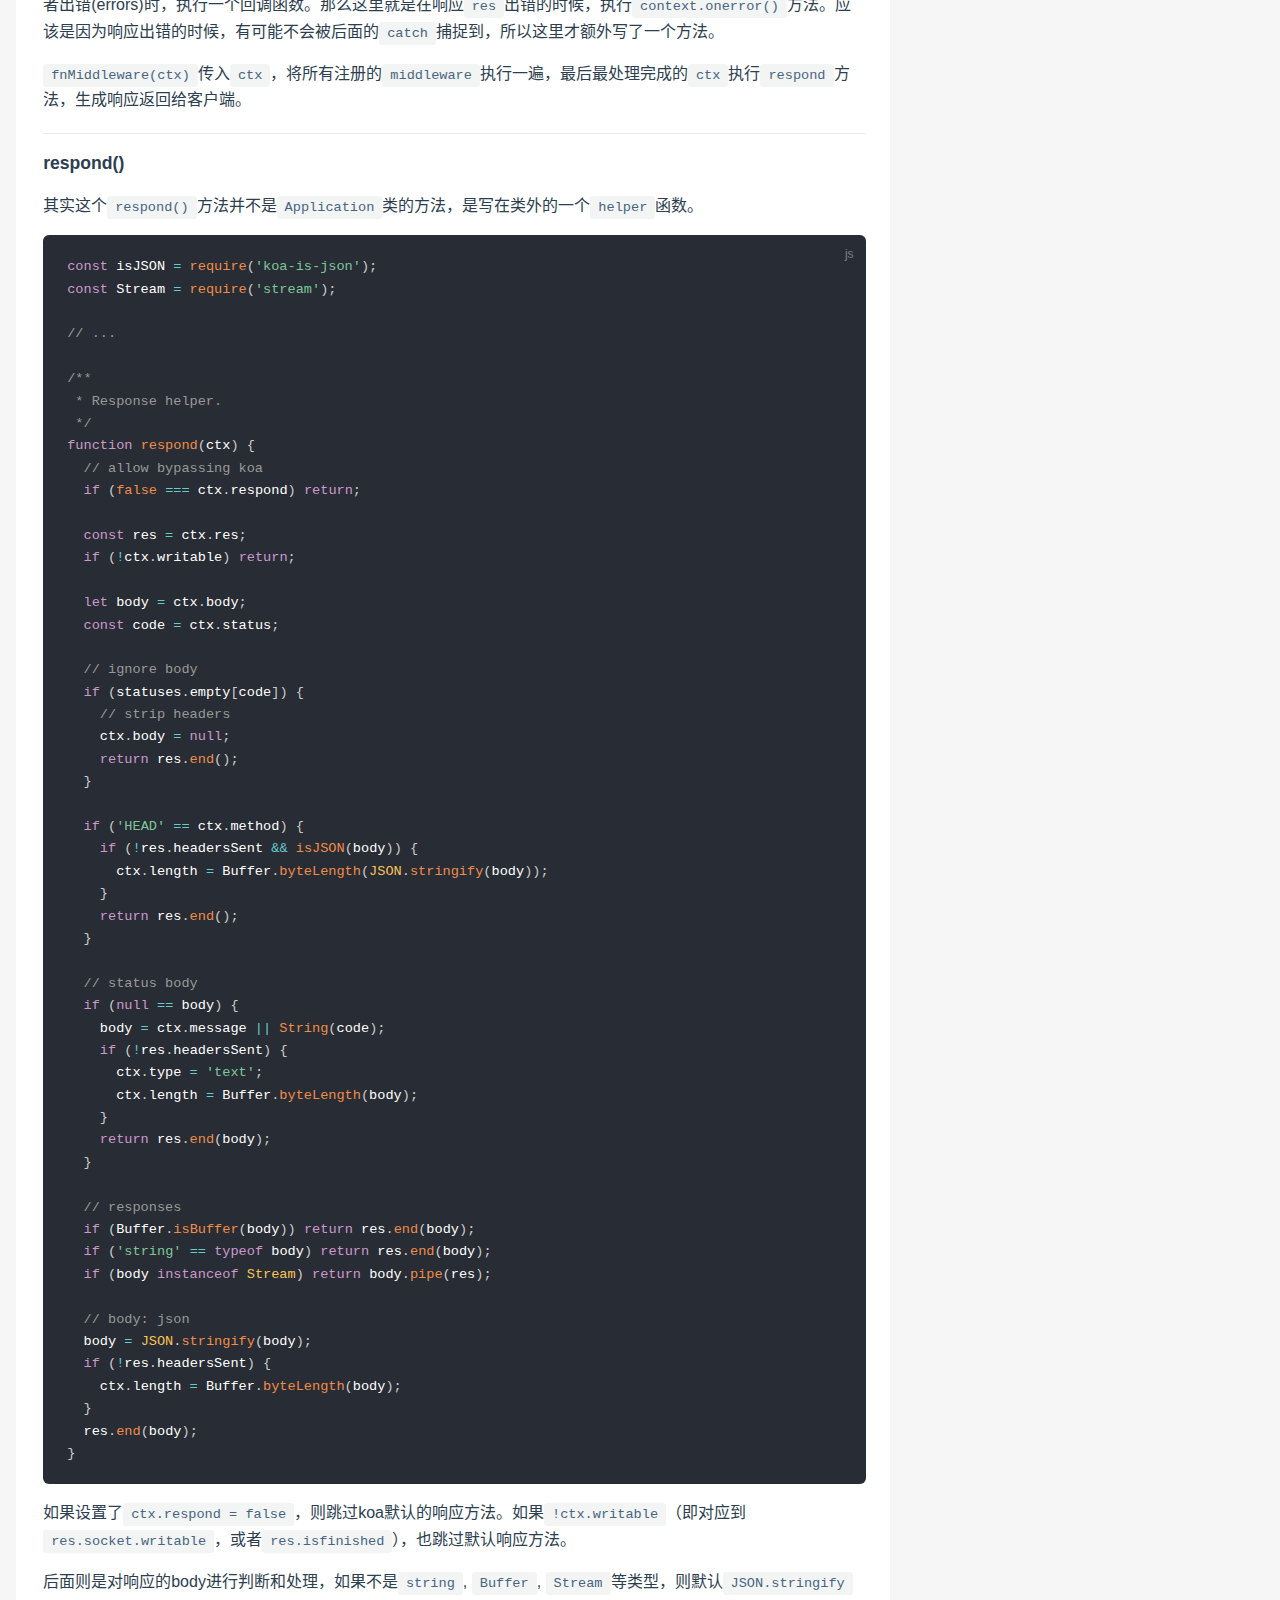
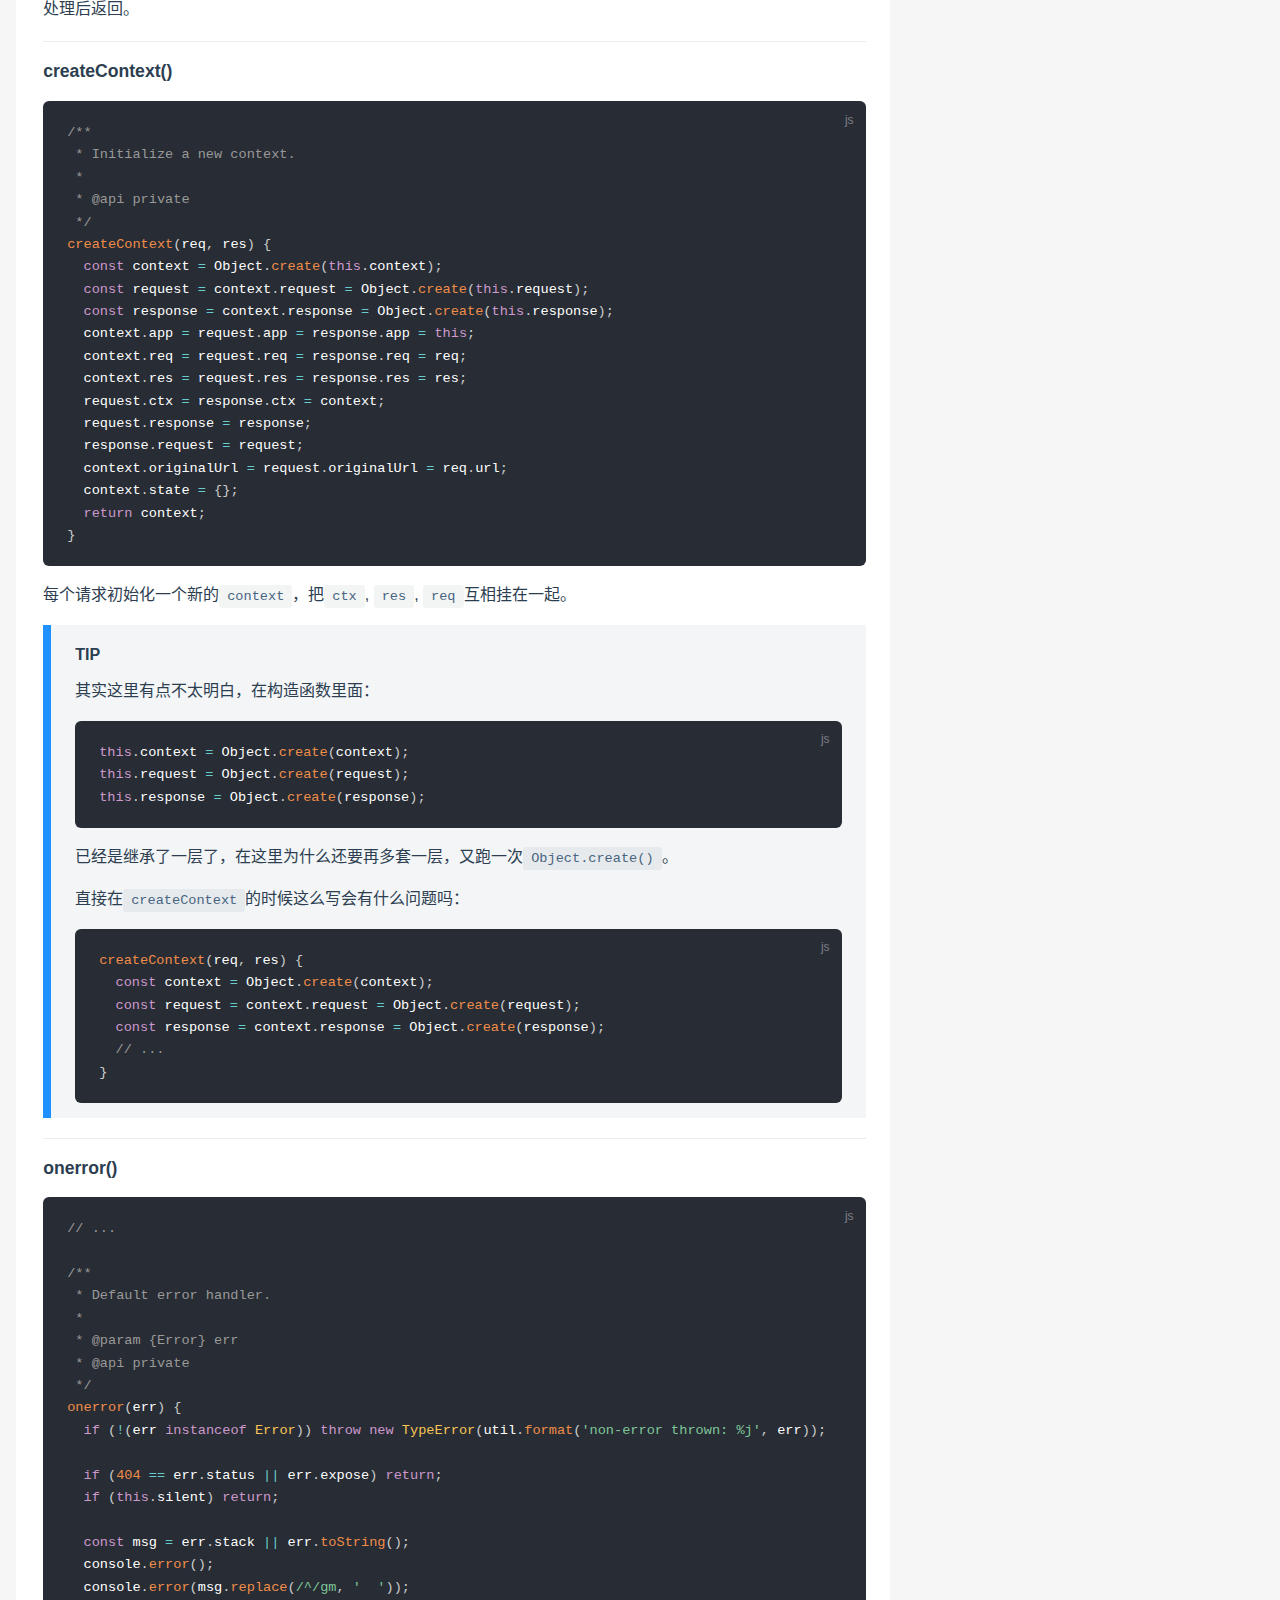
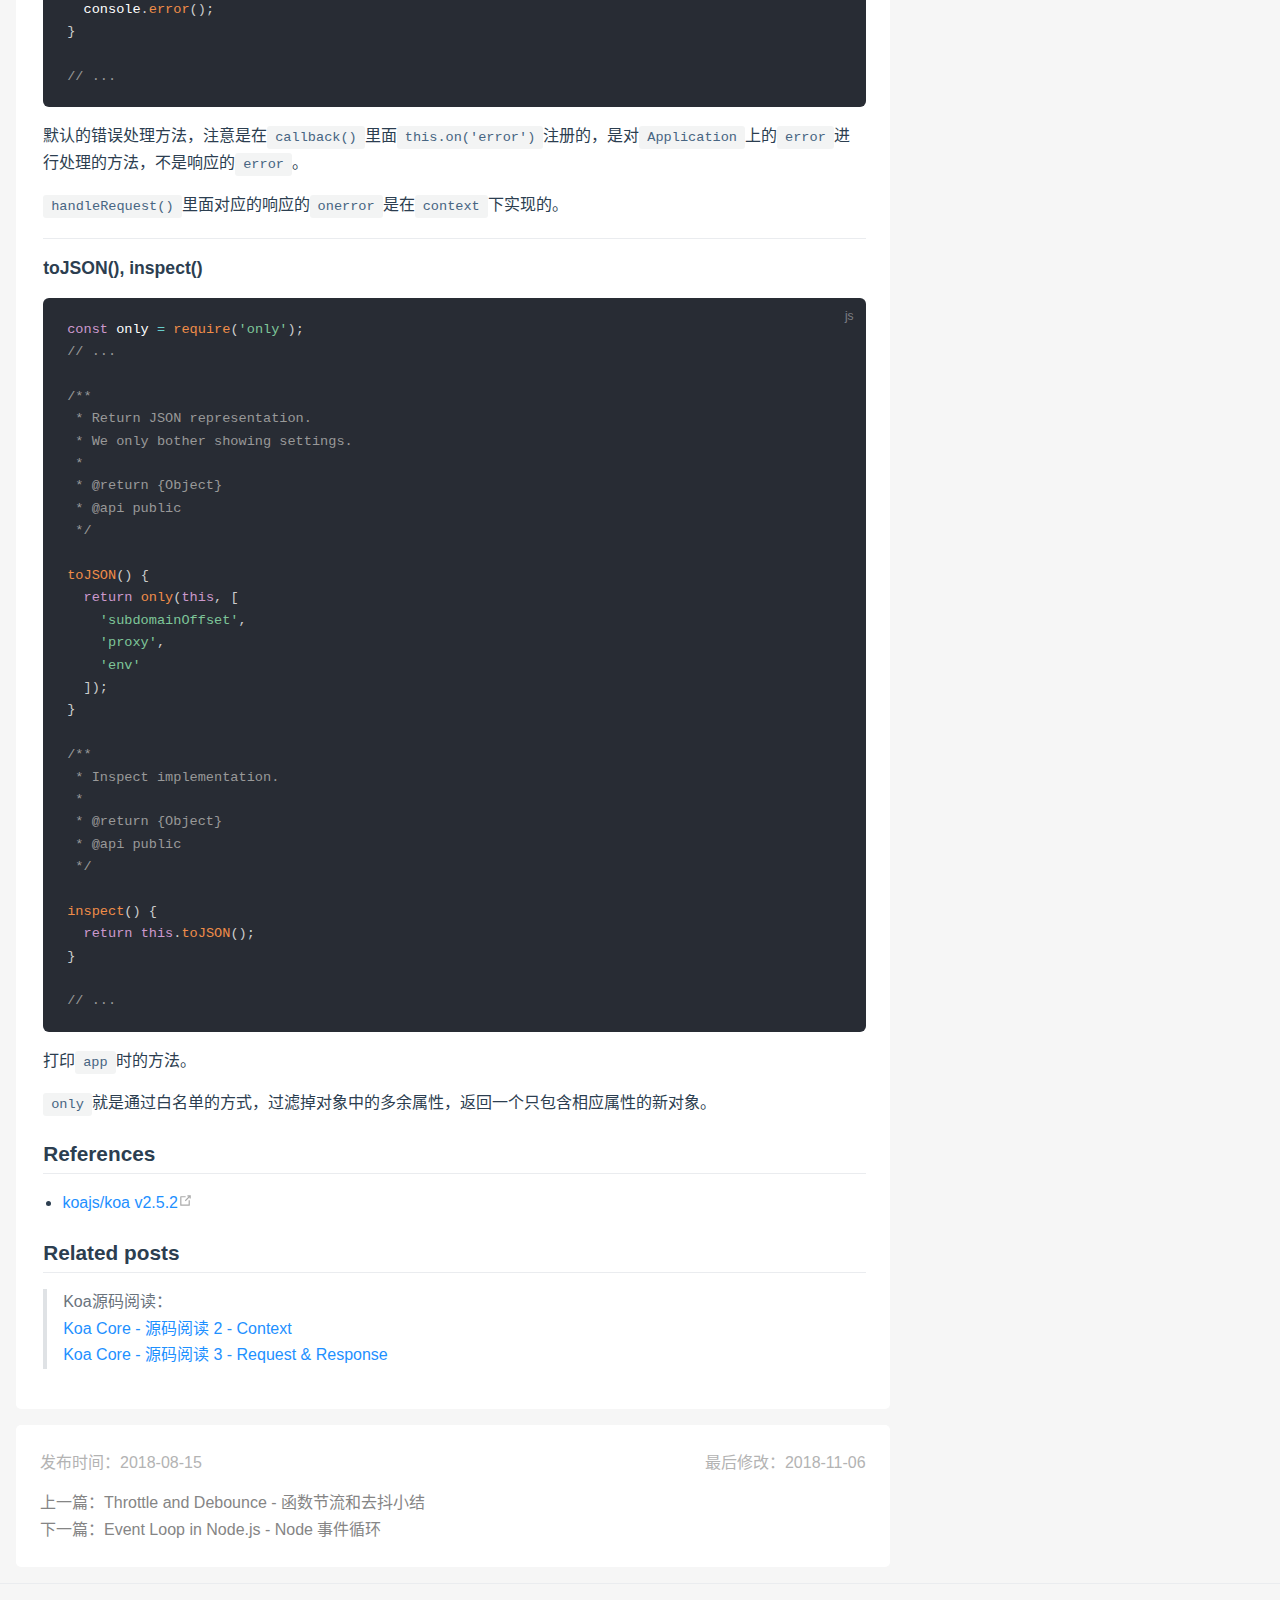
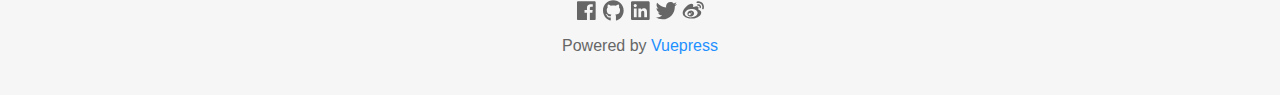
<file: posts/2018-08-15-koa-core-read-source-code-part-1.html>
<!DOCTYPE html>
<html lang="zh-CN">
  <head>
    <meta charset="utf-8">
    <meta name="viewport" content="width=device-width,initial-scale=1">
    <title>Koa Core - 源码阅读 1 - Application | Meteorlxy</title>
    <meta name="description" content="Read and learn the source code of koa core. Part 1: Application">
    <link rel="icon" href="/assets/img/avator.jpg">
    
    <link rel="preload" href="/assets/js/vendor.vue.1003d77e.js" as="script"><link rel="preload" href="/assets/css/0.styles.b0f8b2d0.css" as="style"><link rel="preload" href="/assets/js/vendor.commons.b0f8b2d0.js" as="script"><link rel="preload" href="/assets/js/app.c51640d2.js" as="script"><link rel="preload" href="/assets/js/8.4d01ebef.js" as="script"><link rel="prefetch" href="/assets/js/2.56e6470e.js"><link rel="prefetch" href="/assets/js/3.d13b8ad1.js"><link rel="prefetch" href="/assets/js/4.60ccc30f.js"><link rel="prefetch" href="/assets/js/5.5f8353b0.js"><link rel="prefetch" href="/assets/js/6.915589f0.js"><link rel="prefetch" href="/assets/js/7.9a9c4d4f.js"><link rel="prefetch" href="/assets/js/9.1542fb68.js"><link rel="prefetch" href="/assets/js/10.4a3bb117.js"><link rel="prefetch" href="/assets/js/11.f6a7568a.js"><link rel="prefetch" href="/assets/js/12.a1be51cf.js">
    <link rel="stylesheet" href="/assets/css/0.styles.b0f8b2d0.css">
  </head>
  <body>
    <div id="app" data-server-rendered="true"><div id="app"><header class="header" data-v-5368a541><div data-v-86f5b6a2 data-v-5368a541><nav class="navbar" data-v-86f5b6a2><div class="container" data-v-86f5b6a2><a href="/" class="router-link-active" data-v-86f5b6a2><span class="navbar-site-name" data-v-86f5b6a2>
          Meteorlxy
        </span></a> <div class="navbar-links" data-v-86f5b6a2><a href="/" class="navbar-link" data-v-86f5b6a2>
          Home
        </a><a href="/posts/" class="navbar-link router-link-active" data-v-86f5b6a2>
          Posts
        </a><a href="/about/" class="navbar-link" data-v-86f5b6a2>
          About
        </a></div></div></nav> <div class="navbar-holder" style="display:none;" data-v-86f5b6a2></div></div> <div class="banner" data-v-6d941e04 data-v-5368a541 data-v-5368a541><div class="container" data-v-6d941e04><div class="center" data-v-6d941e04><h1 data-v-6d941e04>Koa Core - 源码阅读 1 - Application</h1></div></div></div></header> <div class="container clearfix show-aside" data-v-4a7290b2 data-v-4a7290b2><main class="main" data-v-4a7290b2><article class="post" data-v-4a7290b2 data-v-4a7290b2><section class="post-meta main-div" data-v-14b3e8ca><section class="post-date clearfix" data-v-14b3e8ca><span class="create-date" data-v-14b3e8ca>发布时间：2018-08-15</span> <span class="update-date" data-v-14b3e8ca>
      最后修改：2018-11-06
    </span></section> <section class="post-links" data-v-14b3e8ca><a href="/posts/2018-07-20-JS-throttle-and-debounce.html" class="post-link" data-v-14b3e8ca>
      上一篇：Throttle and Debounce - 函数节流和去抖小结
    </a> <a href="/posts/2018-09-25-node-event-loop.html" class="post-link" data-v-14b3e8ca>
      下一篇：Event Loop in Node.js - Node 事件循环
    </a></section></section> <div class="content custom post-content markdown-body"><p>阅读学习Koa Core源码，基于koa v2.5.2。</p> <p>Koa的核心代码很少，就四个文件<code>application</code>, <code>context</code>, <code>request</code>, <code>response</code>，算上注释和空行目前也还没过2000行代码。</p> <p>这一篇针对<code>application</code>的源码进行阅读学习。</p> <h1 id="koa-core"><a href="#koa-core" aria-hidden="true" class="header-anchor">#</a> Koa Core</h1> <p><a href="https://github.com/koajs/koa/tree/2.5.2" target="_blank" rel="noopener noreferrer">koajs/koa<svg xmlns="http://www.w3.org/2000/svg" aria-hidden="true" x="0px" y="0px" viewBox="0 0 100 100" width="15" height="15" class="icon outbound"><path fill="currentColor" d="M18.8,85.1h56l0,0c2.2,0,4-1.8,4-4v-32h-8v28h-48v-48h28v-8h-32l0,0c-2.2,0-4,1.8-4,4v56C14.8,83.3,16.6,85.1,18.8,85.1z"></path> <polygon fill="currentColor" points="45.7,48.7 51.3,54.3 77.2,28.5 77.2,37.2 85.2,37.2 85.2,14.9 62.8,14.9 62.8,22.9 71.5,22.9"></polygon></svg></a></p> <ul><li><code>lib/application</code></li> <li><code>lib/context</code></li> <li><code>lib/request</code></li> <li><code>lib/response</code></li></ul> <p>主要这四个文件，当然也还依赖了很多外部库，以及koa的其他仓库。这一篇看第一部分<code>lib/application</code>。</p> <p></p><div class="table-of-contents"><ul><li><a href="#application">Application</a><ul><li><a href="#constructor">constructor()</a></li><li><a href="#use">use()</a></li><li><a href="#listen">listen()</a></li><li><a href="#callback">callback()</a></li><li><a href="#handlerequest">handleRequest()</a></li><li><a href="#respond">respond()</a></li><li><a href="#createcontext">createContext()</a></li><li><a href="#onerror">onerror()</a></li><li><a href="#tojson-inspect">toJSON(), inspect()</a></li></ul></li><li><a href="#references">References</a></li><li><a href="#related-posts">Related posts</a></li></ul></div><p></p> <h2 id="application"><a href="#application" aria-hidden="true" class="header-anchor">#</a> Application</h2> <p>Koa 的 Hello, world 是这样：</p> <div class="language-js extra-class"><pre class="language-js"><code><span class="token keyword">const</span> Koa <span class="token operator">=</span> <span class="token function">require</span><span class="token punctuation">(</span><span class="token string">'koa'</span><span class="token punctuation">)</span>
<span class="token keyword">const</span> app <span class="token operator">=</span> <span class="token keyword">new</span> <span class="token class-name">Koa</span><span class="token punctuation">(</span><span class="token punctuation">)</span>

app<span class="token punctuation">.</span><span class="token function">use</span><span class="token punctuation">(</span>ctx <span class="token operator">=&gt;</span> <span class="token punctuation">{</span>
  ctx<span class="token punctuation">.</span>body <span class="token operator">=</span> <span class="token string">'Hello Koa'</span>
<span class="token punctuation">}</span><span class="token punctuation">)</span>

app<span class="token punctuation">.</span><span class="token function">listen</span><span class="token punctuation">(</span><span class="token number">3000</span><span class="token punctuation">)</span>
</code></pre></div><p>第一个<code>const Koa = require('koa')</code>就是引入koa的<code>Application</code> 类，即源码中的 <code>lib/application.js</code>。</p> <div class="language-json extra-class"><pre class="language-json"><code>// package.json
<span class="token punctuation">{</span>
  // ...
  <span class="token property">&quot;main&quot;</span><span class="token operator">:</span> <span class="token string">&quot;lib/application.js&quot;</span><span class="token punctuation">,</span>
  // ...
<span class="token punctuation">}</span>

</code></pre></div><hr> <h3 id="constructor"><a href="#constructor" aria-hidden="true" class="header-anchor">#</a> constructor()</h3> <div class="language-js extra-class"><pre class="language-js"><code><span class="token comment">// @see https://nodejs.org/dist/latest-v10.x/docs/api/events.html#events_class_eventemitter</span>
<span class="token keyword">const</span> Emitter <span class="token operator">=</span> <span class="token function">require</span><span class="token punctuation">(</span><span class="token string">'events'</span><span class="token punctuation">)</span><span class="token punctuation">;</span>

module<span class="token punctuation">.</span>exports <span class="token operator">=</span> <span class="token keyword">class</span> <span class="token class-name">Application</span> <span class="token keyword">extends</span> <span class="token class-name">Emitter</span> <span class="token punctuation">{</span>
  <span class="token comment">// ...</span>
<span class="token punctuation">}</span>
</code></pre></div><p>整个<code>Application</code>类继承自node的<a href="https://nodejs.org/dist/latest-v10.x/docs/api/events.html#events_class_eventemitter" target="_blank" rel="noopener noreferrer"><code>EventEmitter</code><svg xmlns="http://www.w3.org/2000/svg" aria-hidden="true" x="0px" y="0px" viewBox="0 0 100 100" width="15" height="15" class="icon outbound"><path fill="currentColor" d="M18.8,85.1h56l0,0c2.2,0,4-1.8,4-4v-32h-8v28h-48v-48h28v-8h-32l0,0c-2.2,0-4,1.8-4,4v56C14.8,83.3,16.6,85.1,18.8,85.1z"></path> <polygon fill="currentColor" points="45.7,48.7 51.3,54.3 77.2,28.5 77.2,37.2 85.2,37.2 85.2,14.9 62.8,14.9 62.8,22.9 71.5,22.9"></polygon></svg></a>。也就是说，<code>Application</code>本身会带有<code>on()</code>, <code>off()</code>, <code>emit()</code>等事件相关的方法。</p> <div class="language-js extra-class"><pre class="language-js"><code><span class="token keyword">const</span> context <span class="token operator">=</span> <span class="token function">require</span><span class="token punctuation">(</span><span class="token string">'./context'</span><span class="token punctuation">)</span><span class="token punctuation">;</span>
<span class="token keyword">const</span> request <span class="token operator">=</span> <span class="token function">require</span><span class="token punctuation">(</span><span class="token string">'./request'</span><span class="token punctuation">)</span><span class="token punctuation">;</span>
<span class="token keyword">const</span> response <span class="token operator">=</span> <span class="token function">require</span><span class="token punctuation">(</span><span class="token string">'./response'</span><span class="token punctuation">)</span><span class="token punctuation">;</span>
<span class="token keyword">const</span> util <span class="token operator">=</span> <span class="token function">require</span><span class="token punctuation">(</span><span class="token string">'util'</span><span class="token punctuation">)</span><span class="token punctuation">;</span>

<span class="token comment">// ...</span>

<span class="token comment">/**
 * Initialize a new `Application`.
 *
 * @api public
 */</span>
<span class="token function">constructor</span><span class="token punctuation">(</span><span class="token punctuation">)</span> <span class="token punctuation">{</span>
  <span class="token keyword">super</span><span class="token punctuation">(</span><span class="token punctuation">)</span><span class="token punctuation">;</span>

  <span class="token keyword">this</span><span class="token punctuation">.</span>proxy <span class="token operator">=</span> <span class="token boolean">false</span><span class="token punctuation">;</span>
  <span class="token keyword">this</span><span class="token punctuation">.</span>middleware <span class="token operator">=</span> <span class="token punctuation">[</span><span class="token punctuation">]</span><span class="token punctuation">;</span>
  <span class="token keyword">this</span><span class="token punctuation">.</span>subdomainOffset <span class="token operator">=</span> <span class="token number">2</span><span class="token punctuation">;</span>
  <span class="token keyword">this</span><span class="token punctuation">.</span>env <span class="token operator">=</span> process<span class="token punctuation">.</span>env<span class="token punctuation">.</span><span class="token constant">NODE_ENV</span> <span class="token operator">||</span> <span class="token string">'development'</span><span class="token punctuation">;</span>
  <span class="token keyword">this</span><span class="token punctuation">.</span>context <span class="token operator">=</span> Object<span class="token punctuation">.</span><span class="token function">create</span><span class="token punctuation">(</span>context<span class="token punctuation">)</span><span class="token punctuation">;</span>
  <span class="token keyword">this</span><span class="token punctuation">.</span>request <span class="token operator">=</span> Object<span class="token punctuation">.</span><span class="token function">create</span><span class="token punctuation">(</span>request<span class="token punctuation">)</span><span class="token punctuation">;</span>
  <span class="token keyword">this</span><span class="token punctuation">.</span>response <span class="token operator">=</span> Object<span class="token punctuation">.</span><span class="token function">create</span><span class="token punctuation">(</span>response<span class="token punctuation">)</span><span class="token punctuation">;</span>
  <span class="token keyword">if</span> <span class="token punctuation">(</span>util<span class="token punctuation">.</span>inspect<span class="token punctuation">.</span>custom<span class="token punctuation">)</span> <span class="token punctuation">{</span>
    <span class="token keyword">this</span><span class="token punctuation">[</span>util<span class="token punctuation">.</span>inspect<span class="token punctuation">.</span>custom<span class="token punctuation">]</span> <span class="token operator">=</span> <span class="token keyword">this</span><span class="token punctuation">.</span>inspect<span class="token punctuation">;</span>
  <span class="token punctuation">}</span>
<span class="token punctuation">}</span>

<span class="token comment">// ...</span>
</code></pre></div><p>构造函数，初始化<code>Application</code>的属性。</p> <p>其中的<code>context</code>, <code>request</code>, <code>response</code>就是在另外三个文件中实现的了。</p> <p>node v6.6.0+ 增加了自定义<code>inspect</code>函数，deprecate了原本的<code>inspect()</code>方法。为了支持旧版本node，还保留了<code>this.inspect</code>。<code>util.inspect.custom</code>将返回一个Symbol，专门用于对应<code>inspect</code>方法。预计不再支持旧版node后，会把这里移除，直接用<code>[util.inspect.custom]</code>。</p> <hr> <h3 id="use"><a href="#use" aria-hidden="true" class="header-anchor">#</a> use()</h3> <div class="language-js extra-class"><pre class="language-js"><code><span class="token comment">// @see https://github.com/visionmedia/debug</span>
<span class="token keyword">const</span> debug <span class="token operator">=</span> <span class="token function">require</span><span class="token punctuation">(</span><span class="token string">'debug'</span><span class="token punctuation">)</span><span class="token punctuation">(</span><span class="token string">'koa:application'</span><span class="token punctuation">)</span><span class="token punctuation">;</span>
<span class="token keyword">const</span> isGeneratorFunction <span class="token operator">=</span> <span class="token function">require</span><span class="token punctuation">(</span><span class="token string">'is-generator-function'</span><span class="token punctuation">)</span><span class="token punctuation">;</span>
<span class="token keyword">const</span> deprecate <span class="token operator">=</span> <span class="token function">require</span><span class="token punctuation">(</span><span class="token string">'depd'</span><span class="token punctuation">)</span><span class="token punctuation">(</span><span class="token string">'koa'</span><span class="token punctuation">)</span><span class="token punctuation">;</span>
<span class="token keyword">const</span> convert <span class="token operator">=</span> <span class="token function">require</span><span class="token punctuation">(</span><span class="token string">'koa-convert'</span><span class="token punctuation">)</span><span class="token punctuation">;</span>
<span class="token comment">// ...</span>

<span class="token comment">/**
 * Use the given middleware `fn`.
 *
 * Old-style middleware will be converted.
 *
 * @param {Function} fn
 * @return {Application} self
 * @api public
 */</span>
<span class="token function">use</span><span class="token punctuation">(</span>fn<span class="token punctuation">)</span> <span class="token punctuation">{</span>
  <span class="token keyword">if</span> <span class="token punctuation">(</span><span class="token keyword">typeof</span> fn <span class="token operator">!==</span> <span class="token string">'function'</span><span class="token punctuation">)</span> <span class="token keyword">throw</span> <span class="token keyword">new</span> <span class="token class-name">TypeError</span><span class="token punctuation">(</span><span class="token string">'middleware must be a function!'</span><span class="token punctuation">)</span><span class="token punctuation">;</span>
  <span class="token keyword">if</span> <span class="token punctuation">(</span><span class="token function">isGeneratorFunction</span><span class="token punctuation">(</span>fn<span class="token punctuation">)</span><span class="token punctuation">)</span> <span class="token punctuation">{</span>
    <span class="token function">deprecate</span><span class="token punctuation">(</span><span class="token string">'Support for generators will be removed in v3. '</span> <span class="token operator">+</span>
              <span class="token string">'See the documentation for examples of how to convert old middleware '</span> <span class="token operator">+</span>
              <span class="token string">'https://github.com/koajs/koa/blob/master/docs/migration.md'</span><span class="token punctuation">)</span><span class="token punctuation">;</span>
    fn <span class="token operator">=</span> <span class="token function">convert</span><span class="token punctuation">(</span>fn<span class="token punctuation">)</span><span class="token punctuation">;</span>
  <span class="token punctuation">}</span>
  <span class="token function">debug</span><span class="token punctuation">(</span><span class="token string">'use %s'</span><span class="token punctuation">,</span> fn<span class="token punctuation">.</span>_name <span class="token operator">||</span> fn<span class="token punctuation">.</span>name <span class="token operator">||</span> <span class="token string">'-'</span><span class="token punctuation">)</span><span class="token punctuation">;</span>
  <span class="token keyword">this</span><span class="token punctuation">.</span>middleware<span class="token punctuation">.</span><span class="token function">push</span><span class="token punctuation">(</span>fn<span class="token punctuation">)</span><span class="token punctuation">;</span>
  <span class="token keyword">return</span> <span class="token keyword">this</span><span class="token punctuation">;</span>
<span class="token punctuation">}</span>

<span class="token comment">// ...</span>
</code></pre></div><p>koa默认支持通过<code>debug</code>进行调试，只需要启动时增加环境变量<code>DEBUG=koa*</code>，即可调试koa相关的组件代码 - <a href="https://github.com/koajs/koa/blob/master/docs/guide.md#debugging-koa" target="_blank" rel="noopener noreferrer">参考文档<svg xmlns="http://www.w3.org/2000/svg" aria-hidden="true" x="0px" y="0px" viewBox="0 0 100 100" width="15" height="15" class="icon outbound"><path fill="currentColor" d="M18.8,85.1h56l0,0c2.2,0,4-1.8,4-4v-32h-8v28h-48v-48h28v-8h-32l0,0c-2.2,0-4,1.8-4,4v56C14.8,83.3,16.6,85.1,18.8,85.1z"></path> <polygon fill="currentColor" points="45.7,48.7 51.3,54.3 77.2,28.5 77.2,37.2 85.2,37.2 85.2,14.9 62.8,14.9 62.8,22.9 71.5,22.9"></polygon></svg></a>。</p> <p>这里注册了<code>koa:application</code>为模块名，所以在当前文件中的<code>debug</code>都会属于该模块。后面出现<code>debug</code>的地方不再特别说明。</p> <p>简单说来，<code>use()</code>方法就是往<code>this.middileware</code>数组中<code>push</code>新的<code>middleware</code>。由于koa的<code>middleware</code>洋葱模型是有顺序的，所以<code>this.middileware</code>数组中的顺序就是从外到内的顺序。</p> <p>旧版<code>1.x</code>的<code>middleware</code>还不是<code>async</code>函数，而是<code>generator</code>函数。为了支持旧版<code>middleware</code>，对<code>generator</code>函数进行了判断，通过<code>koa-convert</code>转换成<code>async</code>版的<code>middleware</code>，并通过<code>deprecate</code>提示旧版的<code>middleware</code>已经被废弃。预计<code>3.x</code>就不再支持旧版<code>middleware</code>了。</p> <p><code>use()</code>支持链式调用，所以最后返回的是<code>this</code>。</p> <hr> <h3 id="listen"><a href="#listen" aria-hidden="true" class="header-anchor">#</a> listen()</h3> <div class="language-js extra-class"><pre class="language-js"><code><span class="token keyword">const</span> http <span class="token operator">=</span> <span class="token function">require</span><span class="token punctuation">(</span><span class="token string">'http'</span><span class="token punctuation">)</span><span class="token punctuation">;</span>

<span class="token comment">// ...</span>

<span class="token comment">/**
 * Shorthand for:
 *
 *    http.createServer(app.callback()).listen(...)
 *
 * @param {Mixed} ...
 * @return {Server}
 * @api public
 */</span>
<span class="token function">listen</span><span class="token punctuation">(</span><span class="token operator">...</span>args<span class="token punctuation">)</span> <span class="token punctuation">{</span>
  <span class="token function">debug</span><span class="token punctuation">(</span><span class="token string">'listen'</span><span class="token punctuation">)</span><span class="token punctuation">;</span>
  <span class="token keyword">const</span> server <span class="token operator">=</span> http<span class="token punctuation">.</span><span class="token function">createServer</span><span class="token punctuation">(</span><span class="token keyword">this</span><span class="token punctuation">.</span><span class="token function">callback</span><span class="token punctuation">(</span><span class="token punctuation">)</span><span class="token punctuation">)</span><span class="token punctuation">;</span>
  <span class="token keyword">return</span> server<span class="token punctuation">.</span><span class="token function">listen</span><span class="token punctuation">(</span><span class="token operator">...</span>args<span class="token punctuation">)</span><span class="token punctuation">;</span>
<span class="token punctuation">}</span>

<span class="token comment">// ...</span>
</code></pre></div><p><code>listen()</code>方法就是调用了<code>http</code>模块并创建了<code>http.Server</code>实例进行<code>listen</code>。</p> <p><code>this.callback()</code>作为<code>requestHandler</code>传入，监听<code>request</code>事件 - <a href="https://nodejs.org/dist/latest-v10.x/docs/api/http.html#http_http_createserver_options_requestlistener" target="_blank" rel="noopener noreferrer">文档<svg xmlns="http://www.w3.org/2000/svg" aria-hidden="true" x="0px" y="0px" viewBox="0 0 100 100" width="15" height="15" class="icon outbound"><path fill="currentColor" d="M18.8,85.1h56l0,0c2.2,0,4-1.8,4-4v-32h-8v28h-48v-48h28v-8h-32l0,0c-2.2,0-4,1.8-4,4v56C14.8,83.3,16.6,85.1,18.8,85.1z"></path> <polygon fill="currentColor" points="45.7,48.7 51.3,54.3 77.2,28.5 77.2,37.2 85.2,37.2 85.2,14.9 62.8,14.9 62.8,22.9 71.5,22.9"></polygon></svg></a>。</p> <hr> <h3 id="callback"><a href="#callback" aria-hidden="true" class="header-anchor">#</a> callback()</h3> <div class="language-js extra-class"><pre class="language-js"><code><span class="token keyword">const</span> compose <span class="token operator">=</span> <span class="token function">require</span><span class="token punctuation">(</span><span class="token string">'koa-compose'</span><span class="token punctuation">)</span><span class="token punctuation">;</span>

<span class="token comment">// ...</span>

<span class="token comment">/**
 * Return a request handler callback
 * for node's native http server.
 *
 * @return {Function}
 * @api public
 */</span>
<span class="token function">callback</span><span class="token punctuation">(</span><span class="token punctuation">)</span> <span class="token punctuation">{</span>
  <span class="token keyword">const</span> fn <span class="token operator">=</span> <span class="token function">compose</span><span class="token punctuation">(</span><span class="token keyword">this</span><span class="token punctuation">.</span>middleware<span class="token punctuation">)</span><span class="token punctuation">;</span>

  <span class="token keyword">if</span> <span class="token punctuation">(</span><span class="token operator">!</span><span class="token keyword">this</span><span class="token punctuation">.</span><span class="token function">listenerCount</span><span class="token punctuation">(</span><span class="token string">'error'</span><span class="token punctuation">)</span><span class="token punctuation">)</span> <span class="token keyword">this</span><span class="token punctuation">.</span><span class="token function">on</span><span class="token punctuation">(</span><span class="token string">'error'</span><span class="token punctuation">,</span> <span class="token keyword">this</span><span class="token punctuation">.</span>onerror<span class="token punctuation">)</span><span class="token punctuation">;</span>

  <span class="token keyword">const</span> <span class="token function-variable function">handleRequest</span> <span class="token operator">=</span> <span class="token punctuation">(</span>req<span class="token punctuation">,</span> res<span class="token punctuation">)</span> <span class="token operator">=&gt;</span> <span class="token punctuation">{</span>
    <span class="token keyword">const</span> ctx <span class="token operator">=</span> <span class="token keyword">this</span><span class="token punctuation">.</span><span class="token function">createContext</span><span class="token punctuation">(</span>req<span class="token punctuation">,</span> res<span class="token punctuation">)</span><span class="token punctuation">;</span>
    <span class="token keyword">return</span> <span class="token keyword">this</span><span class="token punctuation">.</span><span class="token function">handleRequest</span><span class="token punctuation">(</span>ctx<span class="token punctuation">,</span> fn<span class="token punctuation">)</span><span class="token punctuation">;</span>
  <span class="token punctuation">}</span><span class="token punctuation">;</span>

  <span class="token keyword">return</span> handleRequest<span class="token punctuation">;</span>
<span class="token punctuation">}</span>

<span class="token comment">// ...</span>
</code></pre></div><p><code>callback()</code>就是传入<code>http</code>模块的<code>requestHandler</code>，通过<code>koa-compose</code>将所有通过<code>use()</code>注册的<code>middlewares</code>打包成一个，然后通过<code>handleRequest()</code>去真正处理请求。</p> <p><code>listenerCount()</code>是node的<code>EventEmitter</code>的方法。如果还没有给<code>Application</code>单独注册过<code>error</code>事件的监听器，则默认使用<code>onerror</code>来处理<code>error</code>事件。</p> <p>通过<code>this.createContext()</code>方法新建上下文，作为后续整个<code>middleware</code>链中的<code>ctx</code>。因为每个请求都要有独立的<code>context</code>，所以每次处理请求时都要新创建一个。</p> <hr> <h3 id="handlerequest"><a href="#handlerequest" aria-hidden="true" class="header-anchor">#</a> handleRequest()</h3> <div class="language-js extra-class"><pre class="language-js"><code><span class="token keyword">const</span> onFinished <span class="token operator">=</span> <span class="token function">require</span><span class="token punctuation">(</span><span class="token string">'on-finished'</span><span class="token punctuation">)</span><span class="token punctuation">;</span>

<span class="token comment">// ...</span>

<span class="token comment">/**
 * Handle request in callback.
 *
 * @api private
 */</span>

<span class="token function">handleRequest</span><span class="token punctuation">(</span>ctx<span class="token punctuation">,</span> fnMiddleware<span class="token punctuation">)</span> <span class="token punctuation">{</span>
  <span class="token keyword">const</span> res <span class="token operator">=</span> ctx<span class="token punctuation">.</span>res<span class="token punctuation">;</span>
  res<span class="token punctuation">.</span>statusCode <span class="token operator">=</span> <span class="token number">404</span><span class="token punctuation">;</span>
  <span class="token keyword">const</span> <span class="token function-variable function">onerror</span> <span class="token operator">=</span> err <span class="token operator">=&gt;</span> ctx<span class="token punctuation">.</span><span class="token function">onerror</span><span class="token punctuation">(</span>err<span class="token punctuation">)</span><span class="token punctuation">;</span>
  <span class="token keyword">const</span> <span class="token function-variable function">handleResponse</span> <span class="token operator">=</span> <span class="token punctuation">(</span><span class="token punctuation">)</span> <span class="token operator">=&gt;</span> <span class="token function">respond</span><span class="token punctuation">(</span>ctx<span class="token punctuation">)</span><span class="token punctuation">;</span>
  <span class="token function">onFinished</span><span class="token punctuation">(</span>res<span class="token punctuation">,</span> onerror<span class="token punctuation">)</span><span class="token punctuation">;</span>
  <span class="token keyword">return</span> <span class="token function">fnMiddleware</span><span class="token punctuation">(</span>ctx<span class="token punctuation">)</span><span class="token punctuation">.</span><span class="token function">then</span><span class="token punctuation">(</span>handleResponse<span class="token punctuation">)</span><span class="token punctuation">.</span><span class="token keyword">catch</span><span class="token punctuation">(</span>onerror<span class="token punctuation">)</span><span class="token punctuation">;</span>
<span class="token punctuation">}</span>

<span class="token comment">// ...</span>
</code></pre></div><p>执行<code>middlerware</code>就是在这里了，将该请求的<code>ctx</code>传入之前通过<code>koa-compose</code>打包好的<code>fnMiddleware</code>中，执行完成后通过<code>respond</code>生成最终的响应返回给客户端。</p> <p>如果<code>res.statusCode</code>没有被改过，说明没进入<code>middleware</code>，资源未找到，并且也没有报错，所以默认是设置了<code>404</code>。后面如果设置了<code>body</code>就会改成<code>200</code>，如果有别的错误码就会改成别的。</p> <p><code>onFinished()</code>的话，简单去看了看<code>on-finished</code>的<a href="https://github.com/jshttp/on-finished" target="_blank" rel="noopener noreferrer">源码<svg xmlns="http://www.w3.org/2000/svg" aria-hidden="true" x="0px" y="0px" viewBox="0 0 100 100" width="15" height="15" class="icon outbound"><path fill="currentColor" d="M18.8,85.1h56l0,0c2.2,0,4-1.8,4-4v-32h-8v28h-48v-48h28v-8h-32l0,0c-2.2,0-4,1.8-4,4v56C14.8,83.3,16.6,85.1,18.8,85.1z"></path> <polygon fill="currentColor" points="45.7,48.7 51.3,54.3 77.2,28.5 77.2,37.2 85.2,37.2 85.2,14.9 62.8,14.9 62.8,22.9 71.5,22.9"></polygon></svg></a>，就是在HTTP请求/响应关闭(closes)、完成(finishes)或者出错(errors)时，执行一个回调函数。那么这里就是在响应<code>res</code>出错的时候，执行<code>context.onerror()</code>方法。应该是因为响应出错的时候，有可能不会被后面的<code>catch</code>捕捉到，所以这里才额外写了一个方法。</p> <p><code>fnMiddleware(ctx)</code>传入<code>ctx</code>，将所有注册的<code>middleware</code>执行一遍，最后最处理完成的<code>ctx</code>执行<code>respond</code>方法，生成响应返回给客户端。</p> <hr> <h3 id="respond"><a href="#respond" aria-hidden="true" class="header-anchor">#</a> respond()</h3> <p>其实这个<code>respond()</code>方法并不是<code>Application</code>类的方法，是写在类外的一个<code>helper</code>函数。</p> <div class="language-js extra-class"><pre class="language-js"><code><span class="token keyword">const</span> isJSON <span class="token operator">=</span> <span class="token function">require</span><span class="token punctuation">(</span><span class="token string">'koa-is-json'</span><span class="token punctuation">)</span><span class="token punctuation">;</span>
<span class="token keyword">const</span> Stream <span class="token operator">=</span> <span class="token function">require</span><span class="token punctuation">(</span><span class="token string">'stream'</span><span class="token punctuation">)</span><span class="token punctuation">;</span>

<span class="token comment">// ...</span>

<span class="token comment">/**
 * Response helper.
 */</span>
<span class="token keyword">function</span> <span class="token function">respond</span><span class="token punctuation">(</span>ctx<span class="token punctuation">)</span> <span class="token punctuation">{</span>
  <span class="token comment">// allow bypassing koa</span>
  <span class="token keyword">if</span> <span class="token punctuation">(</span><span class="token boolean">false</span> <span class="token operator">===</span> ctx<span class="token punctuation">.</span>respond<span class="token punctuation">)</span> <span class="token keyword">return</span><span class="token punctuation">;</span>

  <span class="token keyword">const</span> res <span class="token operator">=</span> ctx<span class="token punctuation">.</span>res<span class="token punctuation">;</span>
  <span class="token keyword">if</span> <span class="token punctuation">(</span><span class="token operator">!</span>ctx<span class="token punctuation">.</span>writable<span class="token punctuation">)</span> <span class="token keyword">return</span><span class="token punctuation">;</span>

  <span class="token keyword">let</span> body <span class="token operator">=</span> ctx<span class="token punctuation">.</span>body<span class="token punctuation">;</span>
  <span class="token keyword">const</span> code <span class="token operator">=</span> ctx<span class="token punctuation">.</span>status<span class="token punctuation">;</span>

  <span class="token comment">// ignore body</span>
  <span class="token keyword">if</span> <span class="token punctuation">(</span>statuses<span class="token punctuation">.</span>empty<span class="token punctuation">[</span>code<span class="token punctuation">]</span><span class="token punctuation">)</span> <span class="token punctuation">{</span>
    <span class="token comment">// strip headers</span>
    ctx<span class="token punctuation">.</span>body <span class="token operator">=</span> <span class="token keyword">null</span><span class="token punctuation">;</span>
    <span class="token keyword">return</span> res<span class="token punctuation">.</span><span class="token function">end</span><span class="token punctuation">(</span><span class="token punctuation">)</span><span class="token punctuation">;</span>
  <span class="token punctuation">}</span>

  <span class="token keyword">if</span> <span class="token punctuation">(</span><span class="token string">'HEAD'</span> <span class="token operator">==</span> ctx<span class="token punctuation">.</span>method<span class="token punctuation">)</span> <span class="token punctuation">{</span>
    <span class="token keyword">if</span> <span class="token punctuation">(</span><span class="token operator">!</span>res<span class="token punctuation">.</span>headersSent <span class="token operator">&amp;&amp;</span> <span class="token function">isJSON</span><span class="token punctuation">(</span>body<span class="token punctuation">)</span><span class="token punctuation">)</span> <span class="token punctuation">{</span>
      ctx<span class="token punctuation">.</span>length <span class="token operator">=</span> Buffer<span class="token punctuation">.</span><span class="token function">byteLength</span><span class="token punctuation">(</span><span class="token constant">JSON</span><span class="token punctuation">.</span><span class="token function">stringify</span><span class="token punctuation">(</span>body<span class="token punctuation">)</span><span class="token punctuation">)</span><span class="token punctuation">;</span>
    <span class="token punctuation">}</span>
    <span class="token keyword">return</span> res<span class="token punctuation">.</span><span class="token function">end</span><span class="token punctuation">(</span><span class="token punctuation">)</span><span class="token punctuation">;</span>
  <span class="token punctuation">}</span>

  <span class="token comment">// status body</span>
  <span class="token keyword">if</span> <span class="token punctuation">(</span><span class="token keyword">null</span> <span class="token operator">==</span> body<span class="token punctuation">)</span> <span class="token punctuation">{</span>
    body <span class="token operator">=</span> ctx<span class="token punctuation">.</span>message <span class="token operator">||</span> <span class="token function">String</span><span class="token punctuation">(</span>code<span class="token punctuation">)</span><span class="token punctuation">;</span>
    <span class="token keyword">if</span> <span class="token punctuation">(</span><span class="token operator">!</span>res<span class="token punctuation">.</span>headersSent<span class="token punctuation">)</span> <span class="token punctuation">{</span>
      ctx<span class="token punctuation">.</span>type <span class="token operator">=</span> <span class="token string">'text'</span><span class="token punctuation">;</span>
      ctx<span class="token punctuation">.</span>length <span class="token operator">=</span> Buffer<span class="token punctuation">.</span><span class="token function">byteLength</span><span class="token punctuation">(</span>body<span class="token punctuation">)</span><span class="token punctuation">;</span>
    <span class="token punctuation">}</span>
    <span class="token keyword">return</span> res<span class="token punctuation">.</span><span class="token function">end</span><span class="token punctuation">(</span>body<span class="token punctuation">)</span><span class="token punctuation">;</span>
  <span class="token punctuation">}</span>

  <span class="token comment">// responses</span>
  <span class="token keyword">if</span> <span class="token punctuation">(</span>Buffer<span class="token punctuation">.</span><span class="token function">isBuffer</span><span class="token punctuation">(</span>body<span class="token punctuation">)</span><span class="token punctuation">)</span> <span class="token keyword">return</span> res<span class="token punctuation">.</span><span class="token function">end</span><span class="token punctuation">(</span>body<span class="token punctuation">)</span><span class="token punctuation">;</span>
  <span class="token keyword">if</span> <span class="token punctuation">(</span><span class="token string">'string'</span> <span class="token operator">==</span> <span class="token keyword">typeof</span> body<span class="token punctuation">)</span> <span class="token keyword">return</span> res<span class="token punctuation">.</span><span class="token function">end</span><span class="token punctuation">(</span>body<span class="token punctuation">)</span><span class="token punctuation">;</span>
  <span class="token keyword">if</span> <span class="token punctuation">(</span>body <span class="token keyword">instanceof</span> <span class="token class-name">Stream</span><span class="token punctuation">)</span> <span class="token keyword">return</span> body<span class="token punctuation">.</span><span class="token function">pipe</span><span class="token punctuation">(</span>res<span class="token punctuation">)</span><span class="token punctuation">;</span>

  <span class="token comment">// body: json</span>
  body <span class="token operator">=</span> <span class="token constant">JSON</span><span class="token punctuation">.</span><span class="token function">stringify</span><span class="token punctuation">(</span>body<span class="token punctuation">)</span><span class="token punctuation">;</span>
  <span class="token keyword">if</span> <span class="token punctuation">(</span><span class="token operator">!</span>res<span class="token punctuation">.</span>headersSent<span class="token punctuation">)</span> <span class="token punctuation">{</span>
    ctx<span class="token punctuation">.</span>length <span class="token operator">=</span> Buffer<span class="token punctuation">.</span><span class="token function">byteLength</span><span class="token punctuation">(</span>body<span class="token punctuation">)</span><span class="token punctuation">;</span>
  <span class="token punctuation">}</span>
  res<span class="token punctuation">.</span><span class="token function">end</span><span class="token punctuation">(</span>body<span class="token punctuation">)</span><span class="token punctuation">;</span>
<span class="token punctuation">}</span>
</code></pre></div><p>如果设置了<code>ctx.respond = false</code>，则跳过koa默认的响应方法。如果<code>!ctx.writable</code>（即对应到<code>res.socket.writable</code>，或者<code>res.isfinished</code>），也跳过默认响应方法。</p> <p>后面则是对响应的body进行判断和处理，如果不是<code>string</code>, <code>Buffer</code>, <code>Stream</code>等类型，则默认<code>JSON.stringify</code>处理后返回。</p> <hr> <h3 id="createcontext"><a href="#createcontext" aria-hidden="true" class="header-anchor">#</a> createContext()</h3> <div class="language-js extra-class"><pre class="language-js"><code><span class="token comment">/**
 * Initialize a new context.
 *
 * @api private
 */</span>
<span class="token function">createContext</span><span class="token punctuation">(</span>req<span class="token punctuation">,</span> res<span class="token punctuation">)</span> <span class="token punctuation">{</span>
  <span class="token keyword">const</span> context <span class="token operator">=</span> Object<span class="token punctuation">.</span><span class="token function">create</span><span class="token punctuation">(</span><span class="token keyword">this</span><span class="token punctuation">.</span>context<span class="token punctuation">)</span><span class="token punctuation">;</span>
  <span class="token keyword">const</span> request <span class="token operator">=</span> context<span class="token punctuation">.</span>request <span class="token operator">=</span> Object<span class="token punctuation">.</span><span class="token function">create</span><span class="token punctuation">(</span><span class="token keyword">this</span><span class="token punctuation">.</span>request<span class="token punctuation">)</span><span class="token punctuation">;</span>
  <span class="token keyword">const</span> response <span class="token operator">=</span> context<span class="token punctuation">.</span>response <span class="token operator">=</span> Object<span class="token punctuation">.</span><span class="token function">create</span><span class="token punctuation">(</span><span class="token keyword">this</span><span class="token punctuation">.</span>response<span class="token punctuation">)</span><span class="token punctuation">;</span>
  context<span class="token punctuation">.</span>app <span class="token operator">=</span> request<span class="token punctuation">.</span>app <span class="token operator">=</span> response<span class="token punctuation">.</span>app <span class="token operator">=</span> <span class="token keyword">this</span><span class="token punctuation">;</span>
  context<span class="token punctuation">.</span>req <span class="token operator">=</span> request<span class="token punctuation">.</span>req <span class="token operator">=</span> response<span class="token punctuation">.</span>req <span class="token operator">=</span> req<span class="token punctuation">;</span>
  context<span class="token punctuation">.</span>res <span class="token operator">=</span> request<span class="token punctuation">.</span>res <span class="token operator">=</span> response<span class="token punctuation">.</span>res <span class="token operator">=</span> res<span class="token punctuation">;</span>
  request<span class="token punctuation">.</span>ctx <span class="token operator">=</span> response<span class="token punctuation">.</span>ctx <span class="token operator">=</span> context<span class="token punctuation">;</span>
  request<span class="token punctuation">.</span>response <span class="token operator">=</span> response<span class="token punctuation">;</span>
  response<span class="token punctuation">.</span>request <span class="token operator">=</span> request<span class="token punctuation">;</span>
  context<span class="token punctuation">.</span>originalUrl <span class="token operator">=</span> request<span class="token punctuation">.</span>originalUrl <span class="token operator">=</span> req<span class="token punctuation">.</span>url<span class="token punctuation">;</span>
  context<span class="token punctuation">.</span>state <span class="token operator">=</span> <span class="token punctuation">{</span><span class="token punctuation">}</span><span class="token punctuation">;</span>
  <span class="token keyword">return</span> context<span class="token punctuation">;</span>
<span class="token punctuation">}</span>
</code></pre></div><p>每个请求初始化一个新的<code>context</code>，把<code>ctx</code>, <code>res</code>, <code>req</code>互相挂在一起。</p> <div class="tip custom-block"><p class="custom-block-title">TIP</p> <p>其实这里有点不太明白，在构造函数里面：</p> <div class="language-js extra-class"><pre class="language-js"><code><span class="token keyword">this</span><span class="token punctuation">.</span>context <span class="token operator">=</span> Object<span class="token punctuation">.</span><span class="token function">create</span><span class="token punctuation">(</span>context<span class="token punctuation">)</span><span class="token punctuation">;</span>
<span class="token keyword">this</span><span class="token punctuation">.</span>request <span class="token operator">=</span> Object<span class="token punctuation">.</span><span class="token function">create</span><span class="token punctuation">(</span>request<span class="token punctuation">)</span><span class="token punctuation">;</span>
<span class="token keyword">this</span><span class="token punctuation">.</span>response <span class="token operator">=</span> Object<span class="token punctuation">.</span><span class="token function">create</span><span class="token punctuation">(</span>response<span class="token punctuation">)</span><span class="token punctuation">;</span>
</code></pre></div><p>已经是继承了一层了，在这里为什么还要再多套一层，又跑一次<code>Object.create()</code>。</p> <p>直接在<code>createContext</code>的时候这么写会有什么问题吗：</p> <div class="language-js extra-class"><pre class="language-js"><code><span class="token function">createContext</span><span class="token punctuation">(</span>req<span class="token punctuation">,</span> res<span class="token punctuation">)</span> <span class="token punctuation">{</span>
  <span class="token keyword">const</span> context <span class="token operator">=</span> Object<span class="token punctuation">.</span><span class="token function">create</span><span class="token punctuation">(</span>context<span class="token punctuation">)</span><span class="token punctuation">;</span>
  <span class="token keyword">const</span> request <span class="token operator">=</span> context<span class="token punctuation">.</span>request <span class="token operator">=</span> Object<span class="token punctuation">.</span><span class="token function">create</span><span class="token punctuation">(</span>request<span class="token punctuation">)</span><span class="token punctuation">;</span>
  <span class="token keyword">const</span> response <span class="token operator">=</span> context<span class="token punctuation">.</span>response <span class="token operator">=</span> Object<span class="token punctuation">.</span><span class="token function">create</span><span class="token punctuation">(</span>response<span class="token punctuation">)</span><span class="token punctuation">;</span>
  <span class="token comment">// ...</span>
<span class="token punctuation">}</span>
</code></pre></div></div> <hr> <h3 id="onerror"><a href="#onerror" aria-hidden="true" class="header-anchor">#</a> onerror()</h3> <div class="language-js extra-class"><pre class="language-js"><code><span class="token comment">// ...</span>

<span class="token comment">/**
 * Default error handler.
 *
 * @param {Error} err
 * @api private
 */</span>
<span class="token function">onerror</span><span class="token punctuation">(</span>err<span class="token punctuation">)</span> <span class="token punctuation">{</span>
  <span class="token keyword">if</span> <span class="token punctuation">(</span><span class="token operator">!</span><span class="token punctuation">(</span>err <span class="token keyword">instanceof</span> <span class="token class-name">Error</span><span class="token punctuation">)</span><span class="token punctuation">)</span> <span class="token keyword">throw</span> <span class="token keyword">new</span> <span class="token class-name">TypeError</span><span class="token punctuation">(</span>util<span class="token punctuation">.</span><span class="token function">format</span><span class="token punctuation">(</span><span class="token string">'non-error thrown: %j'</span><span class="token punctuation">,</span> err<span class="token punctuation">)</span><span class="token punctuation">)</span><span class="token punctuation">;</span>

  <span class="token keyword">if</span> <span class="token punctuation">(</span><span class="token number">404</span> <span class="token operator">==</span> err<span class="token punctuation">.</span>status <span class="token operator">||</span> err<span class="token punctuation">.</span>expose<span class="token punctuation">)</span> <span class="token keyword">return</span><span class="token punctuation">;</span>
  <span class="token keyword">if</span> <span class="token punctuation">(</span><span class="token keyword">this</span><span class="token punctuation">.</span>silent<span class="token punctuation">)</span> <span class="token keyword">return</span><span class="token punctuation">;</span>

  <span class="token keyword">const</span> msg <span class="token operator">=</span> err<span class="token punctuation">.</span>stack <span class="token operator">||</span> err<span class="token punctuation">.</span><span class="token function">toString</span><span class="token punctuation">(</span><span class="token punctuation">)</span><span class="token punctuation">;</span>
  console<span class="token punctuation">.</span><span class="token function">error</span><span class="token punctuation">(</span><span class="token punctuation">)</span><span class="token punctuation">;</span>
  console<span class="token punctuation">.</span><span class="token function">error</span><span class="token punctuation">(</span>msg<span class="token punctuation">.</span><span class="token function">replace</span><span class="token punctuation">(</span><span class="token regex">/^/gm</span><span class="token punctuation">,</span> <span class="token string">'  '</span><span class="token punctuation">)</span><span class="token punctuation">)</span><span class="token punctuation">;</span>
  console<span class="token punctuation">.</span><span class="token function">error</span><span class="token punctuation">(</span><span class="token punctuation">)</span><span class="token punctuation">;</span>
<span class="token punctuation">}</span>

<span class="token comment">// ...</span>
</code></pre></div><p>默认的错误处理方法，注意是在<code>callback()</code>里面<code>this.on('error')</code>注册的，是对<code>Application</code>上的<code>error</code>进行处理的方法，不是响应的<code>error</code>。</p> <p><code>handleRequest()</code>里面对应的响应的<code>onerror</code>是在<code>context</code>下实现的。</p> <hr> <h3 id="tojson-inspect"><a href="#tojson-inspect" aria-hidden="true" class="header-anchor">#</a> toJSON(), inspect()</h3> <div class="language-js extra-class"><pre class="language-js"><code><span class="token keyword">const</span> only <span class="token operator">=</span> <span class="token function">require</span><span class="token punctuation">(</span><span class="token string">'only'</span><span class="token punctuation">)</span><span class="token punctuation">;</span>
<span class="token comment">// ...</span>

<span class="token comment">/**
 * Return JSON representation.
 * We only bother showing settings.
 *
 * @return {Object}
 * @api public
 */</span>

<span class="token function">toJSON</span><span class="token punctuation">(</span><span class="token punctuation">)</span> <span class="token punctuation">{</span>
  <span class="token keyword">return</span> <span class="token function">only</span><span class="token punctuation">(</span><span class="token keyword">this</span><span class="token punctuation">,</span> <span class="token punctuation">[</span>
    <span class="token string">'subdomainOffset'</span><span class="token punctuation">,</span>
    <span class="token string">'proxy'</span><span class="token punctuation">,</span>
    <span class="token string">'env'</span>
  <span class="token punctuation">]</span><span class="token punctuation">)</span><span class="token punctuation">;</span>
<span class="token punctuation">}</span>

<span class="token comment">/**
 * Inspect implementation.
 *
 * @return {Object}
 * @api public
 */</span>

<span class="token function">inspect</span><span class="token punctuation">(</span><span class="token punctuation">)</span> <span class="token punctuation">{</span>
  <span class="token keyword">return</span> <span class="token keyword">this</span><span class="token punctuation">.</span><span class="token function">toJSON</span><span class="token punctuation">(</span><span class="token punctuation">)</span><span class="token punctuation">;</span>
<span class="token punctuation">}</span>

<span class="token comment">// ...</span>
</code></pre></div><p>打印<code>app</code>时的方法。</p> <p><code>only</code>就是通过白名单的方式，过滤掉对象中的多余属性，返回一个只包含相应属性的新对象。</p> <h2 id="references"><a href="#references" aria-hidden="true" class="header-anchor">#</a> References</h2> <ul><li><a href="https://github.com/koajs/koa/tree/2.5.2" target="_blank" rel="noopener noreferrer">koajs/koa v2.5.2<svg xmlns="http://www.w3.org/2000/svg" aria-hidden="true" x="0px" y="0px" viewBox="0 0 100 100" width="15" height="15" class="icon outbound"><path fill="currentColor" d="M18.8,85.1h56l0,0c2.2,0,4-1.8,4-4v-32h-8v28h-48v-48h28v-8h-32l0,0c-2.2,0-4,1.8-4,4v56C14.8,83.3,16.6,85.1,18.8,85.1z"></path> <polygon fill="currentColor" points="45.7,48.7 51.3,54.3 77.2,28.5 77.2,37.2 85.2,37.2 85.2,14.9 62.8,14.9 62.8,22.9 71.5,22.9"></polygon></svg></a></li></ul> <h2 id="related-posts"><a href="#related-posts" aria-hidden="true" class="header-anchor">#</a> Related posts</h2> <blockquote><p>Koa源码阅读：<br> <a href="/posts/2018-09-26-koa-core-read-source-code-part-2.html">Koa Core - 源码阅读 2 - Context</a><br> <a href="/posts/2018-11-06-koa-core-read-source-code-part-3.html">Koa Core - 源码阅读 3 - Request &amp; Response</a></p></blockquote></div> <section class="post-meta main-div" data-v-14b3e8ca><section class="post-date clearfix" data-v-14b3e8ca><span class="create-date" data-v-14b3e8ca>发布时间：2018-08-15</span> <span class="update-date" data-v-14b3e8ca>
      最后修改：2018-11-06
    </span></section> <section class="post-links" data-v-14b3e8ca><a href="/posts/2018-07-20-JS-throttle-and-debounce.html" class="post-link" data-v-14b3e8ca>
      上一篇：Throttle and Debounce - 函数节流和去抖小结
    </a> <a href="/posts/2018-09-25-node-event-loop.html" class="post-link" data-v-14b3e8ca>
      下一篇：Event Loop in Node.js - Node 事件循环
    </a></section></section></article></main> <aside class="aside" data-v-4a7290b2><div class="info-card main-div" data-v-082daf99 data-v-4a7290b2><div class="info-card-header" style="background-image:null;" data-v-082daf99><img src="/assets/img/avator.jpg" alt="meteorlxy" class="info-avator" data-v-082daf99></div> <div class="info-card-body" data-v-082daf99><section class="info-nickname" data-v-082daf99>meteorlxy</section> <section class="info-desc" data-v-082daf99>Happy Coding<br/>Happy Life</section> <section class="info-contact" data-v-082daf99><section data-v-082daf99><span title="Xi'an City, China" class="info info-location" data-v-082daf99><!----> <span class="info-text" style="margin-left:0.2rem;">Xi'an City, China</span></span></section> <section data-v-082daf99><span title="Xi'an Jiao Tong University" class="info info-organization" data-v-082daf99><!----> <span class="info-text" style="margin-left:0.2rem;">Xi'an Jiao Tong University</span></span></section> <section data-v-082daf99><a href="mailto:meteor.lxy@foxmail.com" title="meteor.lxy@foxmail.com" class="info info-email" data-v-082daf99><!----> <span class="info-text" style="margin-left:0.2rem;">meteor.lxy@foxmail.com</span></a></section></section></div> <div class="info-card-footer" data-v-082daf99><section class="info-sns clearfix" data-v-082daf99><a href="https://www.facebook.com/meteorlxy.cn" target="_blank" class="sns-link" data-v-082daf99><span title="Facebook: meteorlxy.cn" class="sns-icon" data-v-082daf99><!----></span></a><a href="https://github.com/meteorlxy" target="_blank" class="sns-link" data-v-082daf99><span title="GitHub: meteorlxy" class="sns-icon" data-v-082daf99><!----></span></a><a href="http://www.linkedin.com/in/meteorlxy" target="_blank" class="sns-link" data-v-082daf99><span title="LinkedIn: meteorlxy" class="sns-icon" data-v-082daf99><!----></span></a><a href="https://twitter.com/meteorlxy_cn" target="_blank" class="sns-link" data-v-082daf99><span title="Twitter: meteorlxy_cn" class="sns-icon" data-v-082daf99><!----></span></a><a href="https://weibo.com/u/2039655434" target="_blank" class="sns-link" data-v-082daf99><span title="WeiBo: @焦炭君_Meteor" class="sns-icon" data-v-082daf99><!----></span></a></section></div></div></aside></div> <footer class="footer" data-v-509fd749><p class="sns-links" data-v-509fd749><a href="https://www.facebook.com/meteorlxy.cn" target="_blank" class="sns-link" data-v-509fd749><span title="Facebook: meteorlxy.cn" class="sns-icon" data-v-509fd749><!----></span></a><a href="https://github.com/meteorlxy" target="_blank" class="sns-link" data-v-509fd749><span title="GitHub: meteorlxy" class="sns-icon" data-v-509fd749><!----></span></a><a href="http://www.linkedin.com/in/meteorlxy" target="_blank" class="sns-link" data-v-509fd749><span title="LinkedIn: meteorlxy" class="sns-icon" data-v-509fd749><!----></span></a><a href="https://twitter.com/meteorlxy_cn" target="_blank" class="sns-link" data-v-509fd749><span title="Twitter: meteorlxy_cn" class="sns-icon" data-v-509fd749><!----></span></a><a href="https://weibo.com/u/2039655434" target="_blank" class="sns-link" data-v-509fd749><span title="WeiBo: @焦炭君_Meteor" class="sns-icon" data-v-509fd749><!----></span></a></p> <p data-v-509fd749><span data-v-509fd749>Powered by </span> <a href="https://vuepress.vuejs.org" target="_blank" data-v-509fd749>Vuepress</a></p></footer></div></div>
    <script src="/assets/js/vendor.vue.1003d77e.js" defer></script><script src="/assets/js/8.4d01ebef.js" defer></script><script src="/assets/js/vendor.commons.b0f8b2d0.js" defer></script><script src="/assets/js/app.c51640d2.js" defer></script>
  </body>
</html>
</file>
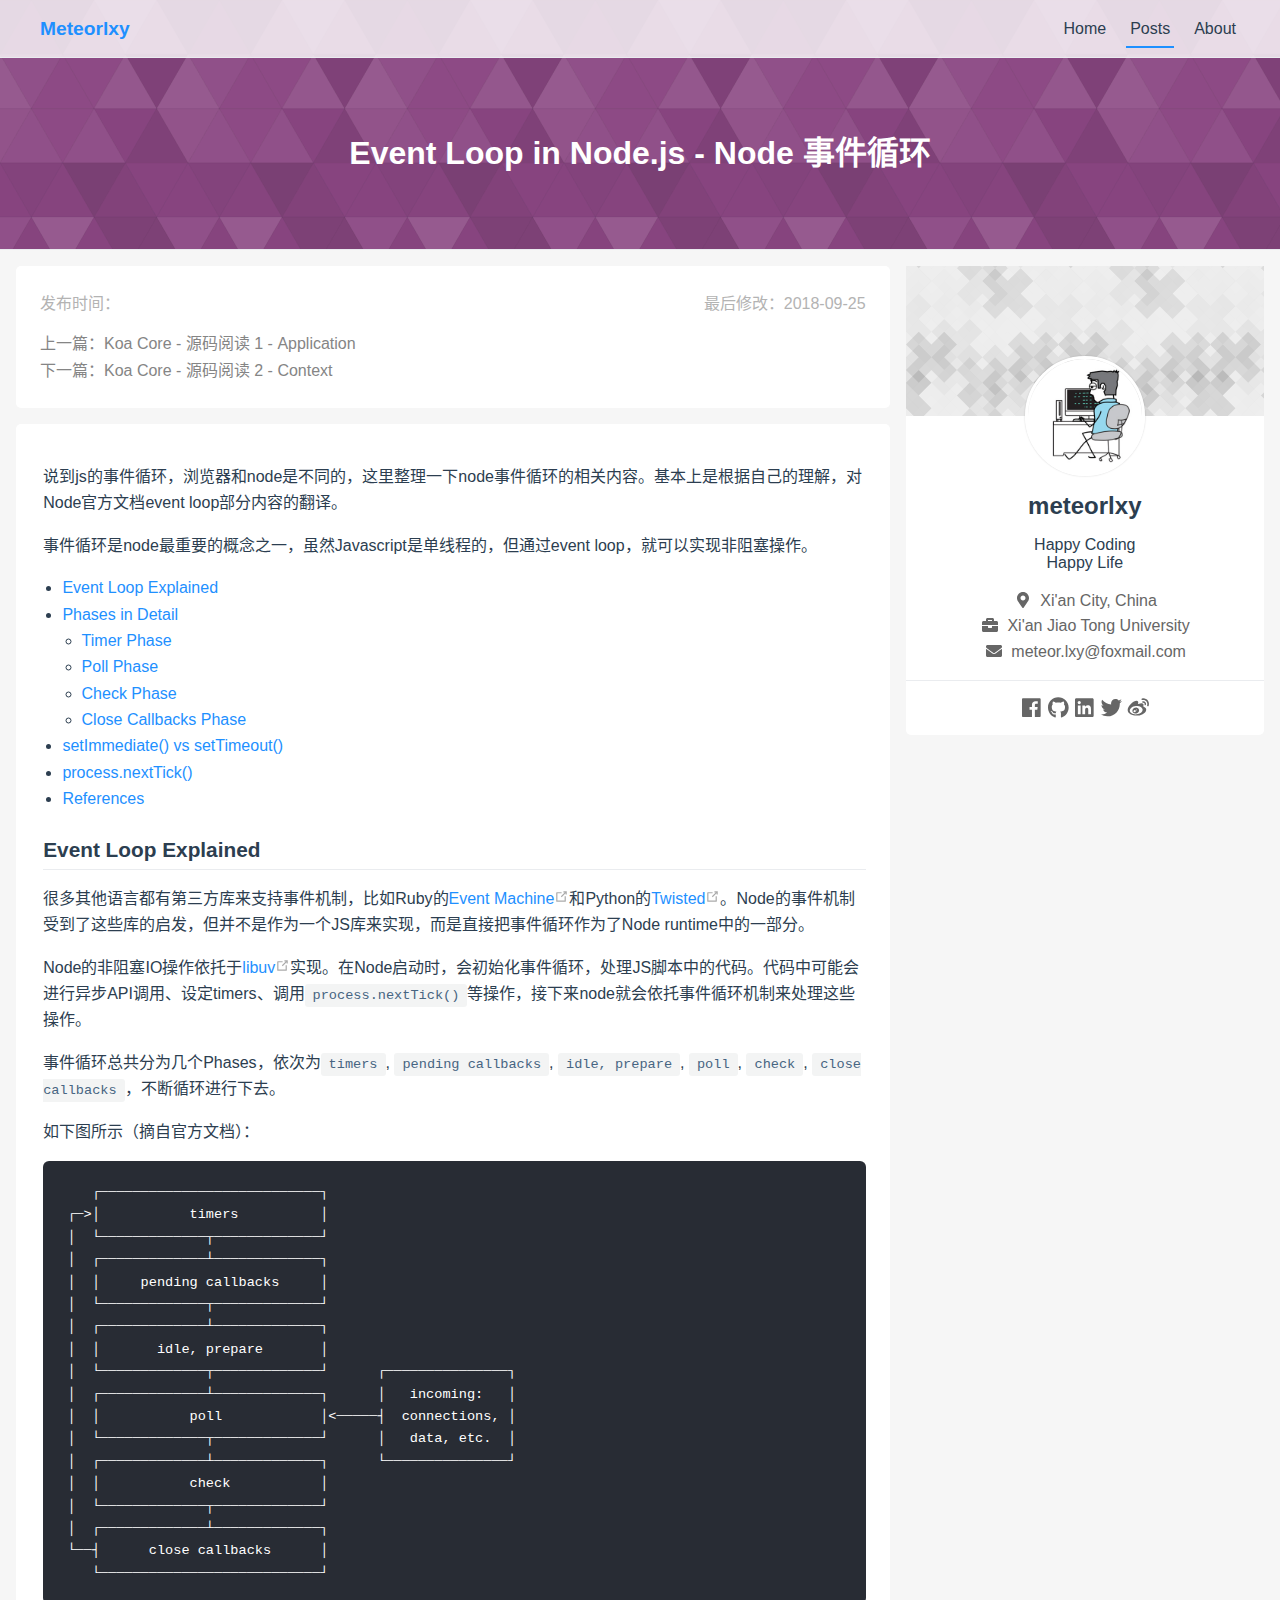
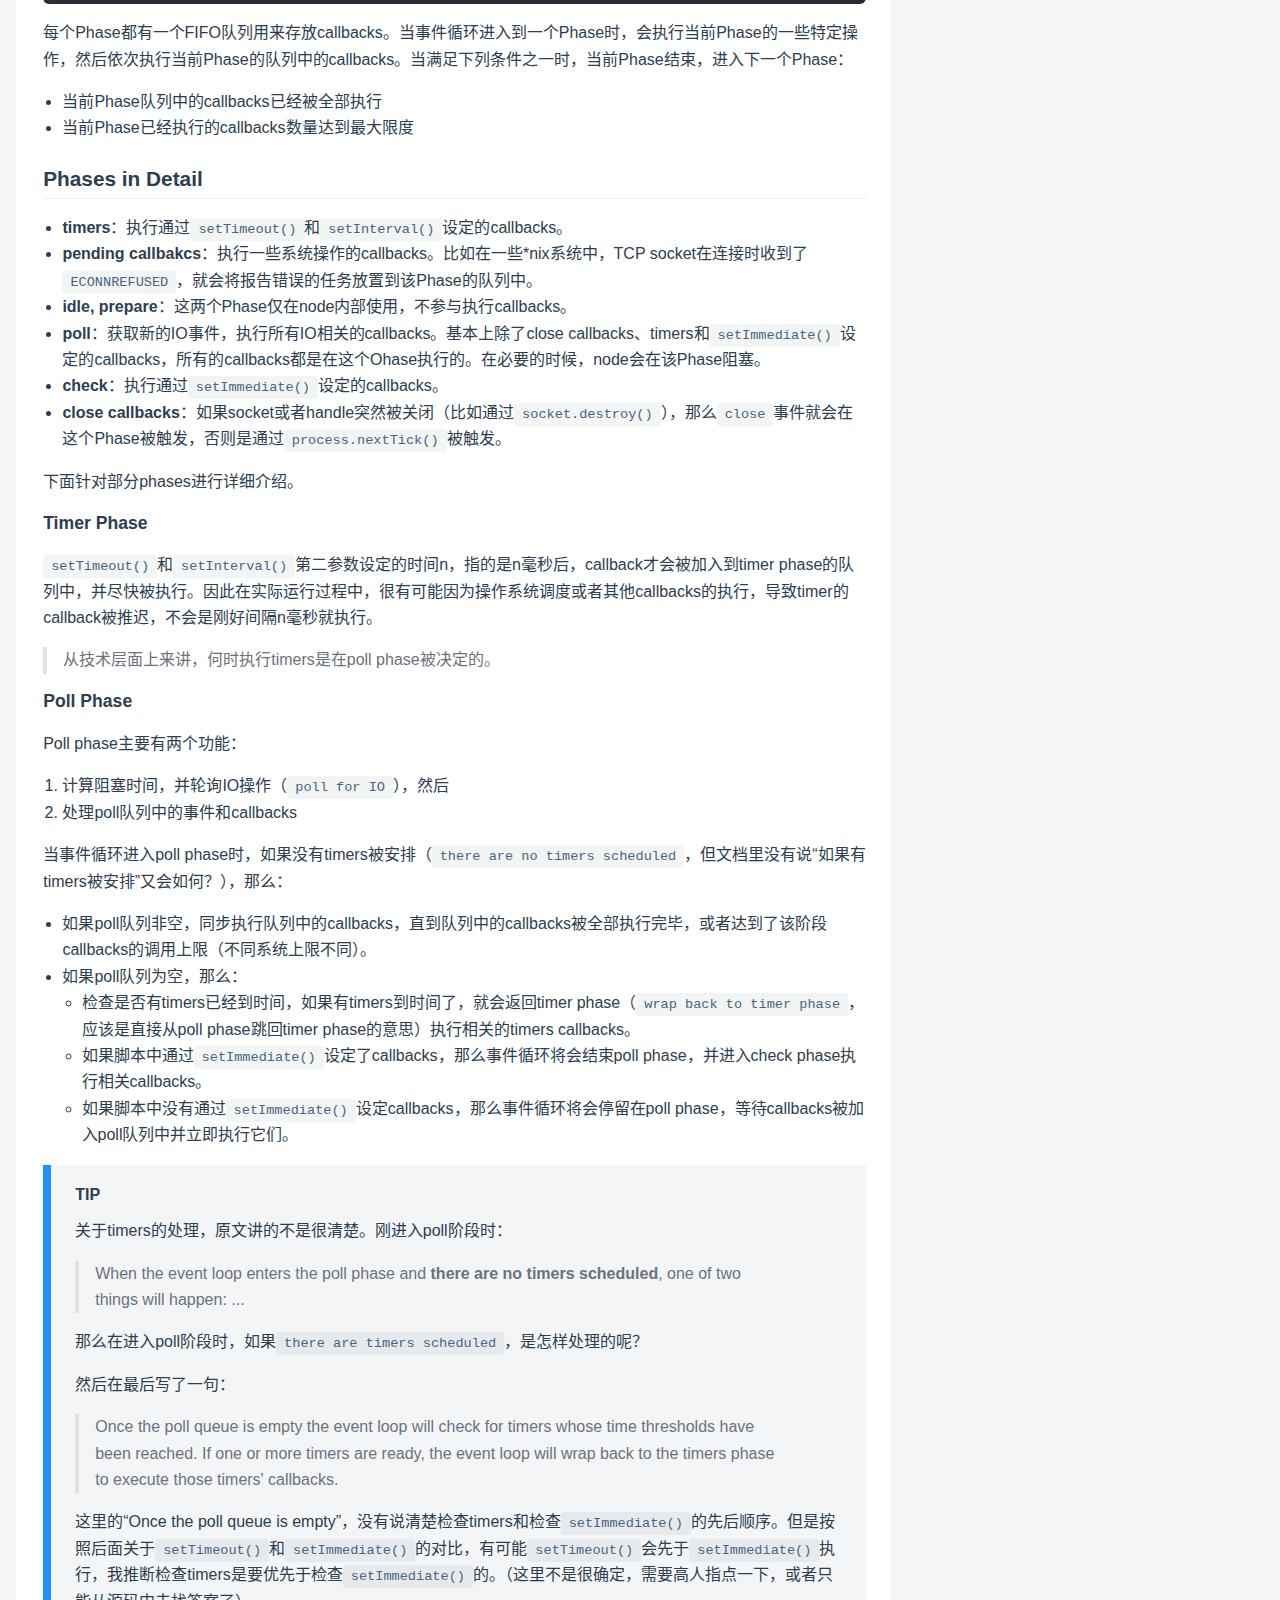
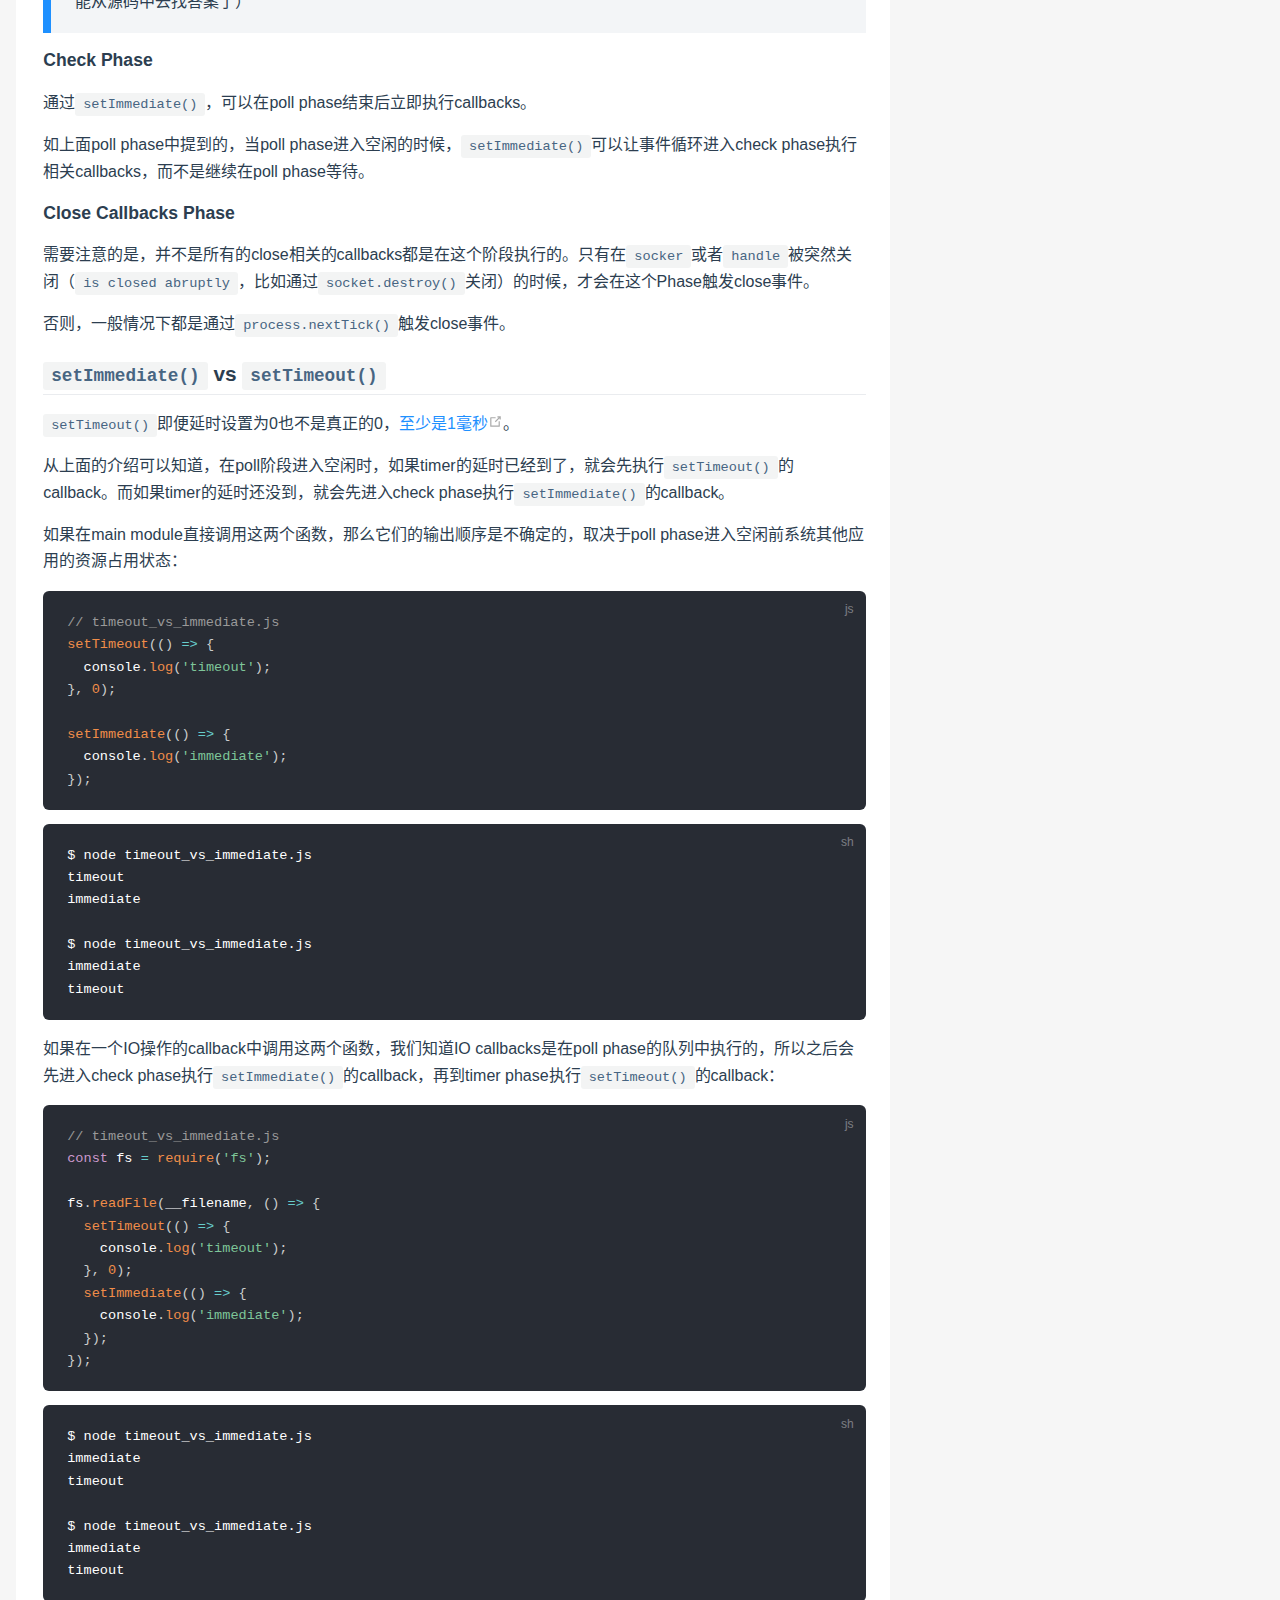
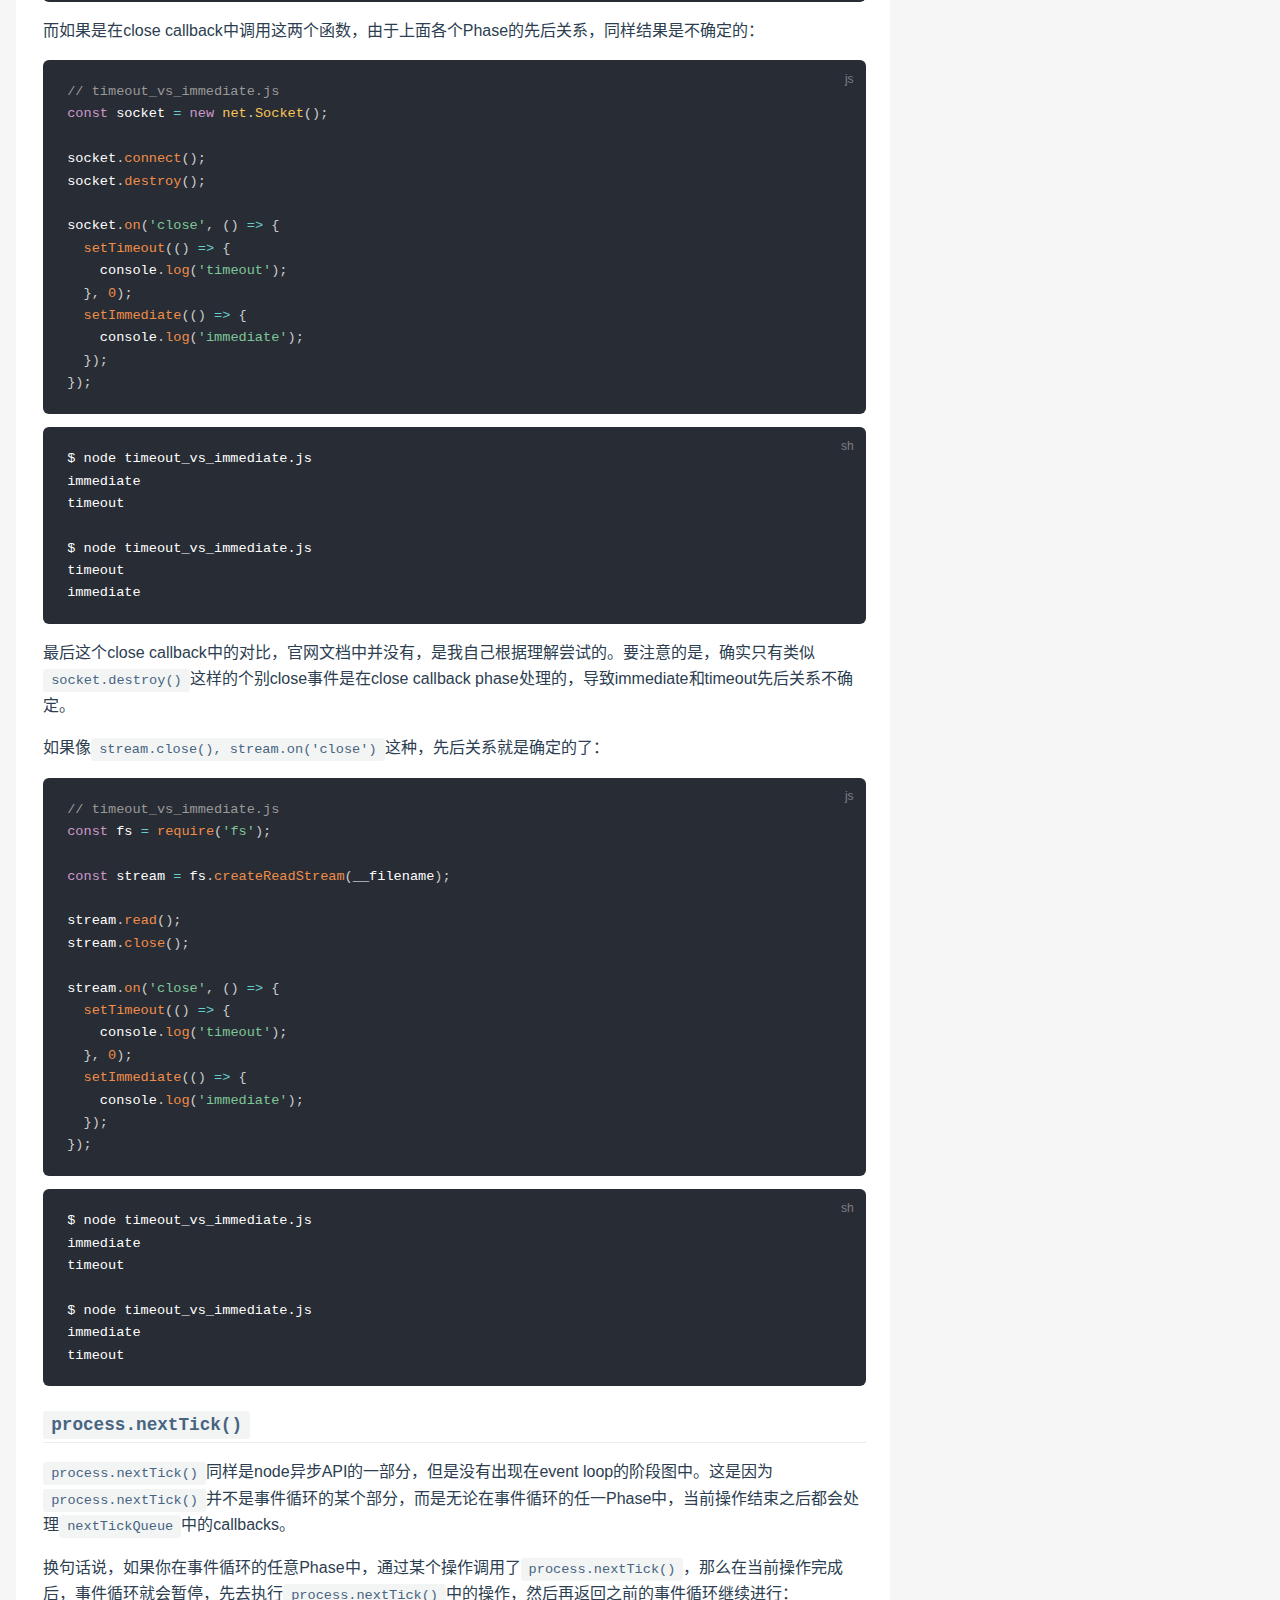
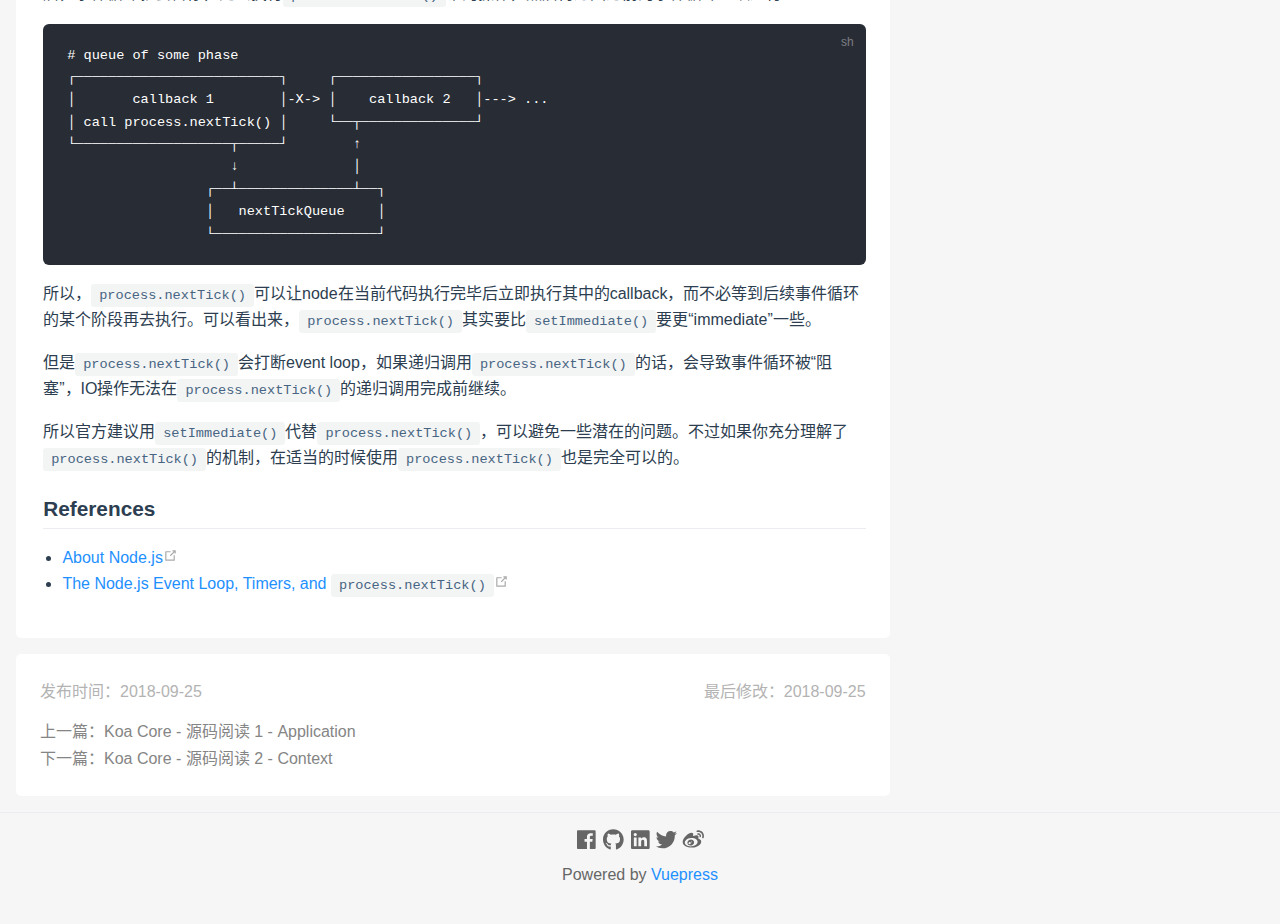
<file: posts/2018-09-25-node-event-loop.html>
<!DOCTYPE html>
<html lang="zh-CN">
  <head>
    <meta charset="utf-8">
    <meta name="viewport" content="width=device-width,initial-scale=1">
    <title>Event Loop in Node.js - Node 事件循环 | Meteorlxy</title>
    <meta name="description" content="理解Node的事件循环机制，以及setTimeout, setImmediate, process.nectTick等方法">
    <link rel="icon" href="/assets/img/avator.jpg">
    
    <link rel="preload" href="/assets/js/vendor.vue.1003d77e.js" as="script"><link rel="preload" href="/assets/css/0.styles.b0f8b2d0.css" as="style"><link rel="preload" href="/assets/js/vendor.commons.b0f8b2d0.js" as="script"><link rel="preload" href="/assets/js/app.c51640d2.js" as="script"><link rel="preload" href="/assets/js/9.1542fb68.js" as="script"><link rel="prefetch" href="/assets/js/2.56e6470e.js"><link rel="prefetch" href="/assets/js/3.d13b8ad1.js"><link rel="prefetch" href="/assets/js/4.60ccc30f.js"><link rel="prefetch" href="/assets/js/5.5f8353b0.js"><link rel="prefetch" href="/assets/js/6.915589f0.js"><link rel="prefetch" href="/assets/js/7.9a9c4d4f.js"><link rel="prefetch" href="/assets/js/8.4d01ebef.js"><link rel="prefetch" href="/assets/js/10.4a3bb117.js"><link rel="prefetch" href="/assets/js/11.f6a7568a.js"><link rel="prefetch" href="/assets/js/12.a1be51cf.js">
    <link rel="stylesheet" href="/assets/css/0.styles.b0f8b2d0.css">
  </head>
  <body>
    <div id="app" data-server-rendered="true"><div id="app"><header class="header" data-v-5368a541><div data-v-86f5b6a2 data-v-5368a541><nav class="navbar" data-v-86f5b6a2><div class="container" data-v-86f5b6a2><a href="/" class="router-link-active" data-v-86f5b6a2><span class="navbar-site-name" data-v-86f5b6a2>
          Meteorlxy
        </span></a> <div class="navbar-links" data-v-86f5b6a2><a href="/" class="navbar-link" data-v-86f5b6a2>
          Home
        </a><a href="/posts/" class="navbar-link router-link-active" data-v-86f5b6a2>
          Posts
        </a><a href="/about/" class="navbar-link" data-v-86f5b6a2>
          About
        </a></div></div></nav> <div class="navbar-holder" style="display:none;" data-v-86f5b6a2></div></div> <div class="banner" data-v-6d941e04 data-v-5368a541 data-v-5368a541><div class="container" data-v-6d941e04><div class="center" data-v-6d941e04><h1 data-v-6d941e04>Event Loop in Node.js - Node 事件循环</h1></div></div></div></header> <div class="container clearfix show-aside" data-v-4a7290b2 data-v-4a7290b2><main class="main" data-v-4a7290b2><article class="post" data-v-4a7290b2 data-v-4a7290b2><section class="post-meta main-div" data-v-14b3e8ca><section class="post-date clearfix" data-v-14b3e8ca><span class="create-date" data-v-14b3e8ca>发布时间：2018-09-25</span> <span class="update-date" data-v-14b3e8ca>
      最后修改：2018-09-25
    </span></section> <section class="post-links" data-v-14b3e8ca><a href="/posts/2018-08-15-koa-core-read-source-code-part-1.html" class="post-link" data-v-14b3e8ca>
      上一篇：Koa Core - 源码阅读 1 - Application
    </a> <a href="/posts/2018-09-26-koa-core-read-source-code-part-2.html" class="post-link" data-v-14b3e8ca>
      下一篇：Koa Core - 源码阅读 2 - Context
    </a></section></section> <div class="content custom post-content markdown-body"><p>说到js的事件循环，浏览器和node是不同的，这里整理一下node事件循环的相关内容。基本上是根据自己的理解，对Node官方文档event loop部分内容的翻译。</p> <p>事件循环是node最重要的概念之一，虽然Javascript是单线程的，但通过event loop，就可以实现非阻塞操作。</p> <p></p><div class="table-of-contents"><ul><li><a href="#event-loop-explained">Event Loop Explained</a></li><li><a href="#phases-in-detail">Phases in Detail</a><ul><li><a href="#timer-phase">Timer Phase</a></li><li><a href="#poll-phase">Poll Phase</a></li><li><a href="#check-phase">Check Phase</a></li><li><a href="#close-callbacks-phase">Close Callbacks Phase</a></li></ul></li><li><a href="#setimmediate-vs-settimeout">setImmediate() vs setTimeout()</a></li><li><a href="#process-nexttick">process.nextTick()</a></li><li><a href="#references">References</a></li></ul></div><p></p> <h2 id="event-loop-explained"><a href="#event-loop-explained" aria-hidden="true" class="header-anchor">#</a> Event Loop Explained</h2> <p>很多其他语言都有第三方库来支持事件机制，比如Ruby的<a href="https://github.com/eventmachine/eventmachine" target="_blank" rel="noopener noreferrer">Event Machine<svg xmlns="http://www.w3.org/2000/svg" aria-hidden="true" x="0px" y="0px" viewBox="0 0 100 100" width="15" height="15" class="icon outbound"><path fill="currentColor" d="M18.8,85.1h56l0,0c2.2,0,4-1.8,4-4v-32h-8v28h-48v-48h28v-8h-32l0,0c-2.2,0-4,1.8-4,4v56C14.8,83.3,16.6,85.1,18.8,85.1z"></path> <polygon fill="currentColor" points="45.7,48.7 51.3,54.3 77.2,28.5 77.2,37.2 85.2,37.2 85.2,14.9 62.8,14.9 62.8,22.9 71.5,22.9"></polygon></svg></a>和Python的<a href="https://github.com/twisted/twisted" target="_blank" rel="noopener noreferrer">Twisted<svg xmlns="http://www.w3.org/2000/svg" aria-hidden="true" x="0px" y="0px" viewBox="0 0 100 100" width="15" height="15" class="icon outbound"><path fill="currentColor" d="M18.8,85.1h56l0,0c2.2,0,4-1.8,4-4v-32h-8v28h-48v-48h28v-8h-32l0,0c-2.2,0-4,1.8-4,4v56C14.8,83.3,16.6,85.1,18.8,85.1z"></path> <polygon fill="currentColor" points="45.7,48.7 51.3,54.3 77.2,28.5 77.2,37.2 85.2,37.2 85.2,14.9 62.8,14.9 62.8,22.9 71.5,22.9"></polygon></svg></a>。Node的事件机制受到了这些库的启发，但并不是作为一个JS库来实现，而是直接把事件循环作为了Node runtime中的一部分。</p> <p>Node的非阻塞IO操作依托于<a href="https://github.com/libuv/libuv" target="_blank" rel="noopener noreferrer">libuv<svg xmlns="http://www.w3.org/2000/svg" aria-hidden="true" x="0px" y="0px" viewBox="0 0 100 100" width="15" height="15" class="icon outbound"><path fill="currentColor" d="M18.8,85.1h56l0,0c2.2,0,4-1.8,4-4v-32h-8v28h-48v-48h28v-8h-32l0,0c-2.2,0-4,1.8-4,4v56C14.8,83.3,16.6,85.1,18.8,85.1z"></path> <polygon fill="currentColor" points="45.7,48.7 51.3,54.3 77.2,28.5 77.2,37.2 85.2,37.2 85.2,14.9 62.8,14.9 62.8,22.9 71.5,22.9"></polygon></svg></a>实现。在Node启动时，会初始化事件循环，处理JS脚本中的代码。代码中可能会进行异步API调用、设定timers、调用<code>process.nextTick()</code>等操作，接下来node就会依托事件循环机制来处理这些操作。</p> <p>事件循环总共分为几个Phases，依次为<code>timers</code>, <code>pending callbacks</code>, <code>idle, prepare</code>, <code>poll</code>, <code>check</code>, <code>close callbacks</code>，不断循环进行下去。</p> <p>如下图所示（摘自官方文档）：</p> <div class="language- extra-class"><pre class="language-text"><code>   ┌───────────────────────────┐
┌─&gt;│           timers          │
│  └─────────────┬─────────────┘
│  ┌─────────────┴─────────────┐
│  │     pending callbacks     │
│  └─────────────┬─────────────┘
│  ┌─────────────┴─────────────┐
│  │       idle, prepare       │
│  └─────────────┬─────────────┘      ┌───────────────┐
│  ┌─────────────┴─────────────┐      │   incoming:   │
│  │           poll            │&lt;─────┤  connections, │
│  └─────────────┬─────────────┘      │   data, etc.  │
│  ┌─────────────┴─────────────┐      └───────────────┘
│  │           check           │
│  └─────────────┬─────────────┘
│  ┌─────────────┴─────────────┐
└──┤      close callbacks      │
   └───────────────────────────┘
</code></pre></div><p>每个Phase都有一个FIFO队列用来存放callbacks。当事件循环进入到一个Phase时，会执行当前Phase的一些特定操作，然后依次执行当前Phase的队列中的callbacks。当满足下列条件之一时，当前Phase结束，进入下一个Phase：</p> <ul><li>当前Phase队列中的callbacks已经被全部执行</li> <li>当前Phase已经执行的callbacks数量达到最大限度</li></ul> <h2 id="phases-in-detail"><a href="#phases-in-detail" aria-hidden="true" class="header-anchor">#</a> Phases in Detail</h2> <ul><li><strong>timers</strong>：执行通过<code>setTimeout()</code>和<code>setInterval()</code>设定的callbacks。</li> <li><strong>pending callbakcs</strong>：执行一些系统操作的callbacks。比如在一些*nix系统中，TCP socket在连接时收到了<code>ECONNREFUSED</code>，就会将报告错误的任务放置到该Phase的队列中。</li> <li><strong>idle, prepare</strong>：这两个Phase仅在node内部使用，不参与执行callbacks。</li> <li><strong>poll</strong>：获取新的IO事件，执行所有IO相关的callbacks。基本上除了close callbacks、timers和<code>setImmediate()</code>设定的callbacks，所有的callbacks都是在这个Ohase执行的。在必要的时候，node会在该Phase阻塞。</li> <li><strong>check</strong>：执行通过<code>setImmediate()</code>设定的callbacks。</li> <li><strong>close callbacks</strong>：如果socket或者handle突然被关闭（比如通过<code>socket.destroy()</code>），那么<code>close</code>事件就会在这个Phase被触发，否则是通过<code>process.nextTick()</code>被触发。</li></ul> <p>下面针对部分phases进行详细介绍。</p> <h3 id="timer-phase"><a href="#timer-phase" aria-hidden="true" class="header-anchor">#</a> Timer Phase</h3> <p><code>setTimeout()</code>和<code>setInterval()</code>第二参数设定的时间n，指的是n毫秒后，callback才会被加入到timer phase的队列中，并尽快被执行。因此在实际运行过程中，很有可能因为操作系统调度或者其他callbacks的执行，导致timer的callback被推迟，不会是刚好间隔n毫秒就执行。</p> <blockquote><p>从技术层面上来讲，何时执行timers是在poll phase被决定的。</p></blockquote> <h3 id="poll-phase"><a href="#poll-phase" aria-hidden="true" class="header-anchor">#</a> Poll Phase</h3> <p>Poll phase主要有两个功能：</p> <ol><li>计算阻塞时间，并轮询IO操作（<code>poll for IO</code>），然后</li> <li>处理poll队列中的事件和callbacks</li></ol> <p>当事件循环进入poll phase时，如果没有timers被安排（<code>there are no timers scheduled</code>，但文档里没有说“如果有timers被安排”又会如何？），那么：</p> <ul><li>如果poll队列非空，同步执行队列中的callbacks，直到队列中的callbacks被全部执行完毕，或者达到了该阶段callbacks的调用上限（不同系统上限不同）。</li> <li>如果poll队列为空，那么：
<ul><li>检查是否有timers已经到时间，如果有timers到时间了，就会返回timer phase（<code>wrap back to timer phase</code>，应该是直接从poll phase跳回timer phase的意思）执行相关的timers callbacks。</li> <li>如果脚本中通过<code>setImmediate()</code>设定了callbacks，那么事件循环将会结束poll phase，并进入check phase执行相关callbacks。</li> <li>如果脚本中没有通过<code>setImmediate()</code>设定callbacks，那么事件循环将会停留在poll phase，等待callbacks被加入poll队列中并立即执行它们。</li></ul></li></ul> <div class="tip custom-block"><p class="custom-block-title">TIP</p> <p>关于timers的处理，原文讲的不是很清楚。刚进入poll阶段时：</p> <blockquote><p>When the event loop enters the poll phase and <strong>there are no timers scheduled</strong>, one of two things will happen: ...</p></blockquote> <p>那么在进入poll阶段时，如果<code>there are timers scheduled</code>，是怎样处理的呢？</p> <p>然后在最后写了一句：</p> <blockquote><p>Once the poll queue is empty the event loop will check for timers whose time thresholds have been reached. If one or more timers are ready, the event loop will wrap back to the timers phase to execute those timers' callbacks.</p></blockquote> <p>这里的“Once the poll queue is empty”，没有说清楚检查timers和检查<code>setImmediate()</code>的先后顺序。但是按照后面关于<code>setTimeout()</code>和<code>setImmediate()</code>的对比，有可能<code>setTimeout()</code>会先于<code>setImmediate()</code>执行，我推断检查timers是要优先于检查<code>setImmediate()</code>的。（这里不是很确定，需要高人指点一下，或者只能从源码中去找答案了）</p></div> <h3 id="check-phase"><a href="#check-phase" aria-hidden="true" class="header-anchor">#</a> Check Phase</h3> <p>通过<code>setImmediate()</code>，可以在poll phase结束后立即执行callbacks。</p> <p>如上面poll phase中提到的，当poll phase进入空闲的时候，<code>setImmediate()</code>可以让事件循环进入check phase执行相关callbacks，而不是继续在poll phase等待。</p> <h3 id="close-callbacks-phase"><a href="#close-callbacks-phase" aria-hidden="true" class="header-anchor">#</a> Close Callbacks Phase</h3> <p>需要注意的是，并不是所有的close相关的callbacks都是在这个阶段执行的。只有在<code>socker</code>或者<code>handle</code>被突然关闭（<code>is closed abruptly</code>，比如通过<code>socket.destroy()</code>关闭）的时候，才会在这个Phase触发close事件。</p> <p>否则，一般情况下都是通过<code>process.nextTick()</code>触发close事件。</p> <h2 id="setimmediate-vs-settimeout"><a href="#setimmediate-vs-settimeout" aria-hidden="true" class="header-anchor">#</a> <code>setImmediate()</code> vs <code>setTimeout()</code></h2> <p><code>setTimeout()</code>即便延时设置为0也不是真正的0，<a href="https://nodejs.org/api/timers.html#timers_settimeout_callback_delay_args" target="_blank" rel="noopener noreferrer">至少是1毫秒<svg xmlns="http://www.w3.org/2000/svg" aria-hidden="true" x="0px" y="0px" viewBox="0 0 100 100" width="15" height="15" class="icon outbound"><path fill="currentColor" d="M18.8,85.1h56l0,0c2.2,0,4-1.8,4-4v-32h-8v28h-48v-48h28v-8h-32l0,0c-2.2,0-4,1.8-4,4v56C14.8,83.3,16.6,85.1,18.8,85.1z"></path> <polygon fill="currentColor" points="45.7,48.7 51.3,54.3 77.2,28.5 77.2,37.2 85.2,37.2 85.2,14.9 62.8,14.9 62.8,22.9 71.5,22.9"></polygon></svg></a>。</p> <p>从上面的介绍可以知道，在poll阶段进入空闲时，如果timer的延时已经到了，就会先执行<code>setTimeout()</code>的callback。而如果timer的延时还没到，就会先进入check phase执行<code>setImmediate()</code>的callback。</p> <p>如果在main module直接调用这两个函数，那么它们的输出顺序是不确定的，取决于poll phase进入空闲前系统其他应用的资源占用状态：</p> <div class="language-js extra-class"><pre class="language-js"><code><span class="token comment">// timeout_vs_immediate.js</span>
<span class="token function">setTimeout</span><span class="token punctuation">(</span><span class="token punctuation">(</span><span class="token punctuation">)</span> <span class="token operator">=&gt;</span> <span class="token punctuation">{</span>
  console<span class="token punctuation">.</span><span class="token function">log</span><span class="token punctuation">(</span><span class="token string">'timeout'</span><span class="token punctuation">)</span><span class="token punctuation">;</span>
<span class="token punctuation">}</span><span class="token punctuation">,</span> <span class="token number">0</span><span class="token punctuation">)</span><span class="token punctuation">;</span>

<span class="token function">setImmediate</span><span class="token punctuation">(</span><span class="token punctuation">(</span><span class="token punctuation">)</span> <span class="token operator">=&gt;</span> <span class="token punctuation">{</span>
  console<span class="token punctuation">.</span><span class="token function">log</span><span class="token punctuation">(</span><span class="token string">'immediate'</span><span class="token punctuation">)</span><span class="token punctuation">;</span>
<span class="token punctuation">}</span><span class="token punctuation">)</span><span class="token punctuation">;</span>
</code></pre></div><div class="language-sh extra-class"><pre class="language-text"><code>$ node timeout_vs_immediate.js
timeout
immediate

$ node timeout_vs_immediate.js
immediate
timeout
</code></pre></div><p>如果在一个IO操作的callback中调用这两个函数，我们知道IO callbacks是在poll phase的队列中执行的，所以之后会先进入check phase执行<code>setImmediate()</code>的callback，再到timer phase执行<code>setTimeout()</code>的callback：</p> <div class="language-js extra-class"><pre class="language-js"><code><span class="token comment">// timeout_vs_immediate.js</span>
<span class="token keyword">const</span> fs <span class="token operator">=</span> <span class="token function">require</span><span class="token punctuation">(</span><span class="token string">'fs'</span><span class="token punctuation">)</span><span class="token punctuation">;</span>

fs<span class="token punctuation">.</span><span class="token function">readFile</span><span class="token punctuation">(</span>__filename<span class="token punctuation">,</span> <span class="token punctuation">(</span><span class="token punctuation">)</span> <span class="token operator">=&gt;</span> <span class="token punctuation">{</span>
  <span class="token function">setTimeout</span><span class="token punctuation">(</span><span class="token punctuation">(</span><span class="token punctuation">)</span> <span class="token operator">=&gt;</span> <span class="token punctuation">{</span>
    console<span class="token punctuation">.</span><span class="token function">log</span><span class="token punctuation">(</span><span class="token string">'timeout'</span><span class="token punctuation">)</span><span class="token punctuation">;</span>
  <span class="token punctuation">}</span><span class="token punctuation">,</span> <span class="token number">0</span><span class="token punctuation">)</span><span class="token punctuation">;</span>
  <span class="token function">setImmediate</span><span class="token punctuation">(</span><span class="token punctuation">(</span><span class="token punctuation">)</span> <span class="token operator">=&gt;</span> <span class="token punctuation">{</span>
    console<span class="token punctuation">.</span><span class="token function">log</span><span class="token punctuation">(</span><span class="token string">'immediate'</span><span class="token punctuation">)</span><span class="token punctuation">;</span>
  <span class="token punctuation">}</span><span class="token punctuation">)</span><span class="token punctuation">;</span>
<span class="token punctuation">}</span><span class="token punctuation">)</span><span class="token punctuation">;</span>
</code></pre></div><div class="language-sh extra-class"><pre class="language-text"><code>$ node timeout_vs_immediate.js
immediate
timeout

$ node timeout_vs_immediate.js
immediate
timeout
</code></pre></div><p>而如果是在close callback中调用这两个函数，由于上面各个Phase的先后关系，同样结果是不确定的：</p> <div class="language-js extra-class"><pre class="language-js"><code><span class="token comment">// timeout_vs_immediate.js</span>
<span class="token keyword">const</span> socket <span class="token operator">=</span> <span class="token keyword">new</span> <span class="token class-name">net<span class="token punctuation">.</span>Socket</span><span class="token punctuation">(</span><span class="token punctuation">)</span><span class="token punctuation">;</span>

socket<span class="token punctuation">.</span><span class="token function">connect</span><span class="token punctuation">(</span><span class="token punctuation">)</span><span class="token punctuation">;</span>
socket<span class="token punctuation">.</span><span class="token function">destroy</span><span class="token punctuation">(</span><span class="token punctuation">)</span><span class="token punctuation">;</span>

socket<span class="token punctuation">.</span><span class="token function">on</span><span class="token punctuation">(</span><span class="token string">'close'</span><span class="token punctuation">,</span> <span class="token punctuation">(</span><span class="token punctuation">)</span> <span class="token operator">=&gt;</span> <span class="token punctuation">{</span>
  <span class="token function">setTimeout</span><span class="token punctuation">(</span><span class="token punctuation">(</span><span class="token punctuation">)</span> <span class="token operator">=&gt;</span> <span class="token punctuation">{</span>
    console<span class="token punctuation">.</span><span class="token function">log</span><span class="token punctuation">(</span><span class="token string">'timeout'</span><span class="token punctuation">)</span><span class="token punctuation">;</span>
  <span class="token punctuation">}</span><span class="token punctuation">,</span> <span class="token number">0</span><span class="token punctuation">)</span><span class="token punctuation">;</span>
  <span class="token function">setImmediate</span><span class="token punctuation">(</span><span class="token punctuation">(</span><span class="token punctuation">)</span> <span class="token operator">=&gt;</span> <span class="token punctuation">{</span>
    console<span class="token punctuation">.</span><span class="token function">log</span><span class="token punctuation">(</span><span class="token string">'immediate'</span><span class="token punctuation">)</span><span class="token punctuation">;</span>
  <span class="token punctuation">}</span><span class="token punctuation">)</span><span class="token punctuation">;</span>
<span class="token punctuation">}</span><span class="token punctuation">)</span><span class="token punctuation">;</span>
</code></pre></div><div class="language-sh extra-class"><pre class="language-text"><code>$ node timeout_vs_immediate.js
immediate
timeout

$ node timeout_vs_immediate.js
timeout
immediate
</code></pre></div><p>最后这个close callback中的对比，官网文档中并没有，是我自己根据理解尝试的。要注意的是，确实只有类似<code>socket.destroy()</code>这样的个别close事件是在close callback phase处理的，导致immediate和timeout先后关系不确定。</p> <p>如果像<code>stream.close(), stream.on('close')</code>这种，先后关系就是确定的了：</p> <div class="language-js extra-class"><pre class="language-js"><code><span class="token comment">// timeout_vs_immediate.js</span>
<span class="token keyword">const</span> fs <span class="token operator">=</span> <span class="token function">require</span><span class="token punctuation">(</span><span class="token string">'fs'</span><span class="token punctuation">)</span><span class="token punctuation">;</span>

<span class="token keyword">const</span> stream <span class="token operator">=</span> fs<span class="token punctuation">.</span><span class="token function">createReadStream</span><span class="token punctuation">(</span>__filename<span class="token punctuation">)</span><span class="token punctuation">;</span>

stream<span class="token punctuation">.</span><span class="token function">read</span><span class="token punctuation">(</span><span class="token punctuation">)</span><span class="token punctuation">;</span>
stream<span class="token punctuation">.</span><span class="token function">close</span><span class="token punctuation">(</span><span class="token punctuation">)</span><span class="token punctuation">;</span>

stream<span class="token punctuation">.</span><span class="token function">on</span><span class="token punctuation">(</span><span class="token string">'close'</span><span class="token punctuation">,</span> <span class="token punctuation">(</span><span class="token punctuation">)</span> <span class="token operator">=&gt;</span> <span class="token punctuation">{</span>
  <span class="token function">setTimeout</span><span class="token punctuation">(</span><span class="token punctuation">(</span><span class="token punctuation">)</span> <span class="token operator">=&gt;</span> <span class="token punctuation">{</span>
    console<span class="token punctuation">.</span><span class="token function">log</span><span class="token punctuation">(</span><span class="token string">'timeout'</span><span class="token punctuation">)</span><span class="token punctuation">;</span>
  <span class="token punctuation">}</span><span class="token punctuation">,</span> <span class="token number">0</span><span class="token punctuation">)</span><span class="token punctuation">;</span>
  <span class="token function">setImmediate</span><span class="token punctuation">(</span><span class="token punctuation">(</span><span class="token punctuation">)</span> <span class="token operator">=&gt;</span> <span class="token punctuation">{</span>
    console<span class="token punctuation">.</span><span class="token function">log</span><span class="token punctuation">(</span><span class="token string">'immediate'</span><span class="token punctuation">)</span><span class="token punctuation">;</span>
  <span class="token punctuation">}</span><span class="token punctuation">)</span><span class="token punctuation">;</span>
<span class="token punctuation">}</span><span class="token punctuation">)</span><span class="token punctuation">;</span>
</code></pre></div><div class="language-sh extra-class"><pre class="language-text"><code>$ node timeout_vs_immediate.js
immediate
timeout

$ node timeout_vs_immediate.js
immediate
timeout
</code></pre></div><h2 id="process-nexttick"><a href="#process-nexttick" aria-hidden="true" class="header-anchor">#</a> <code>process.nextTick()</code></h2> <p><code>process.nextTick()</code>同样是node异步API的一部分，但是没有出现在event loop的阶段图中。这是因为<code>process.nextTick()</code>并不是事件循环的某个部分，而是无论在事件循环的任一Phase中，当前操作结束之后都会处理<code>nextTickQueue</code>中的callbacks。</p> <p>换句话说，如果你在事件循环的任意Phase中，通过某个操作调用了<code>process.nextTick()</code>，那么在当前操作完成后，事件循环就会暂停，先去执行<code>process.nextTick()</code>中的操作，然后再返回之前的事件循环继续进行：</p> <div class="language-sh extra-class"><pre class="language-text"><code># queue of some phase
┌─────────────────────────┐     ┌─────────────────┐
│       callback 1        │-X-&gt; │    callback 2   │---&gt; ...
│ call process.nextTick() │     └──┬──────────────┘
└───────────────────┬─────┘        ↑
                    ↓              │
                 ┌──┴──────────────┴──┐
                 │   nextTickQueue    │
                 └────────────────────┘
</code></pre></div><p>所以，<code>process.nextTick()</code>可以让node在当前代码执行完毕后立即执行其中的callback，而不必等到后续事件循环的某个阶段再去执行。可以看出来，<code>process.nextTick()</code>其实要比<code>setImmediate()</code>要更“immediate”一些。</p> <p>但是<code>process.nextTick()</code>会打断event loop，如果递归调用<code>process.nextTick()</code>的话，会导致事件循环被“阻塞”，IO操作无法在<code>process.nextTick()</code>的递归调用完成前继续。</p> <p>所以官方建议用<code>setImmediate()</code>代替<code>process.nextTick()</code>，可以避免一些潜在的问题。不过如果你充分理解了<code>process.nextTick()</code>的机制，在适当的时候使用<code>process.nextTick()</code>也是完全可以的。</p> <h2 id="references"><a href="#references" aria-hidden="true" class="header-anchor">#</a> References</h2> <ul><li><a href="https://nodejs.org/en/about/" target="_blank" rel="noopener noreferrer">About Node.js<svg xmlns="http://www.w3.org/2000/svg" aria-hidden="true" x="0px" y="0px" viewBox="0 0 100 100" width="15" height="15" class="icon outbound"><path fill="currentColor" d="M18.8,85.1h56l0,0c2.2,0,4-1.8,4-4v-32h-8v28h-48v-48h28v-8h-32l0,0c-2.2,0-4,1.8-4,4v56C14.8,83.3,16.6,85.1,18.8,85.1z"></path> <polygon fill="currentColor" points="45.7,48.7 51.3,54.3 77.2,28.5 77.2,37.2 85.2,37.2 85.2,14.9 62.8,14.9 62.8,22.9 71.5,22.9"></polygon></svg></a></li> <li><a href="https://nodejs.org/en/docs/guides/event-loop-timers-and-nexttick/" target="_blank" rel="noopener noreferrer">The Node.js Event Loop, Timers, and <code>process.nextTick()</code><svg xmlns="http://www.w3.org/2000/svg" aria-hidden="true" x="0px" y="0px" viewBox="0 0 100 100" width="15" height="15" class="icon outbound"><path fill="currentColor" d="M18.8,85.1h56l0,0c2.2,0,4-1.8,4-4v-32h-8v28h-48v-48h28v-8h-32l0,0c-2.2,0-4,1.8-4,4v56C14.8,83.3,16.6,85.1,18.8,85.1z"></path> <polygon fill="currentColor" points="45.7,48.7 51.3,54.3 77.2,28.5 77.2,37.2 85.2,37.2 85.2,14.9 62.8,14.9 62.8,22.9 71.5,22.9"></polygon></svg></a></li></ul></div> <section class="post-meta main-div" data-v-14b3e8ca><section class="post-date clearfix" data-v-14b3e8ca><span class="create-date" data-v-14b3e8ca>发布时间：2018-09-25</span> <span class="update-date" data-v-14b3e8ca>
      最后修改：2018-09-25
    </span></section> <section class="post-links" data-v-14b3e8ca><a href="/posts/2018-08-15-koa-core-read-source-code-part-1.html" class="post-link" data-v-14b3e8ca>
      上一篇：Koa Core - 源码阅读 1 - Application
    </a> <a href="/posts/2018-09-26-koa-core-read-source-code-part-2.html" class="post-link" data-v-14b3e8ca>
      下一篇：Koa Core - 源码阅读 2 - Context
    </a></section></section></article></main> <aside class="aside" data-v-4a7290b2><div class="info-card main-div" data-v-082daf99 data-v-4a7290b2><div class="info-card-header" style="background-image:null;" data-v-082daf99><img src="/assets/img/avator.jpg" alt="meteorlxy" class="info-avator" data-v-082daf99></div> <div class="info-card-body" data-v-082daf99><section class="info-nickname" data-v-082daf99>meteorlxy</section> <section class="info-desc" data-v-082daf99>Happy Coding<br/>Happy Life</section> <section class="info-contact" data-v-082daf99><section data-v-082daf99><span title="Xi'an City, China" class="info info-location" data-v-082daf99><!----> <span class="info-text" style="margin-left:0.2rem;">Xi'an City, China</span></span></section> <section data-v-082daf99><span title="Xi'an Jiao Tong University" class="info info-organization" data-v-082daf99><!----> <span class="info-text" style="margin-left:0.2rem;">Xi'an Jiao Tong University</span></span></section> <section data-v-082daf99><a href="mailto:meteor.lxy@foxmail.com" title="meteor.lxy@foxmail.com" class="info info-email" data-v-082daf99><!----> <span class="info-text" style="margin-left:0.2rem;">meteor.lxy@foxmail.com</span></a></section></section></div> <div class="info-card-footer" data-v-082daf99><section class="info-sns clearfix" data-v-082daf99><a href="https://www.facebook.com/meteorlxy.cn" target="_blank" class="sns-link" data-v-082daf99><span title="Facebook: meteorlxy.cn" class="sns-icon" data-v-082daf99><!----></span></a><a href="https://github.com/meteorlxy" target="_blank" class="sns-link" data-v-082daf99><span title="GitHub: meteorlxy" class="sns-icon" data-v-082daf99><!----></span></a><a href="http://www.linkedin.com/in/meteorlxy" target="_blank" class="sns-link" data-v-082daf99><span title="LinkedIn: meteorlxy" class="sns-icon" data-v-082daf99><!----></span></a><a href="https://twitter.com/meteorlxy_cn" target="_blank" class="sns-link" data-v-082daf99><span title="Twitter: meteorlxy_cn" class="sns-icon" data-v-082daf99><!----></span></a><a href="https://weibo.com/u/2039655434" target="_blank" class="sns-link" data-v-082daf99><span title="WeiBo: @焦炭君_Meteor" class="sns-icon" data-v-082daf99><!----></span></a></section></div></div></aside></div> <footer class="footer" data-v-509fd749><p class="sns-links" data-v-509fd749><a href="https://www.facebook.com/meteorlxy.cn" target="_blank" class="sns-link" data-v-509fd749><span title="Facebook: meteorlxy.cn" class="sns-icon" data-v-509fd749><!----></span></a><a href="https://github.com/meteorlxy" target="_blank" class="sns-link" data-v-509fd749><span title="GitHub: meteorlxy" class="sns-icon" data-v-509fd749><!----></span></a><a href="http://www.linkedin.com/in/meteorlxy" target="_blank" class="sns-link" data-v-509fd749><span title="LinkedIn: meteorlxy" class="sns-icon" data-v-509fd749><!----></span></a><a href="https://twitter.com/meteorlxy_cn" target="_blank" class="sns-link" data-v-509fd749><span title="Twitter: meteorlxy_cn" class="sns-icon" data-v-509fd749><!----></span></a><a href="https://weibo.com/u/2039655434" target="_blank" class="sns-link" data-v-509fd749><span title="WeiBo: @焦炭君_Meteor" class="sns-icon" data-v-509fd749><!----></span></a></p> <p data-v-509fd749><span data-v-509fd749>Powered by </span> <a href="https://vuepress.vuejs.org" target="_blank" data-v-509fd749>Vuepress</a></p></footer></div></div>
    <script src="/assets/js/vendor.vue.1003d77e.js" defer></script><script src="/assets/js/9.1542fb68.js" defer></script><script src="/assets/js/vendor.commons.b0f8b2d0.js" defer></script><script src="/assets/js/app.c51640d2.js" defer></script>
  </body>
</html>
</file>
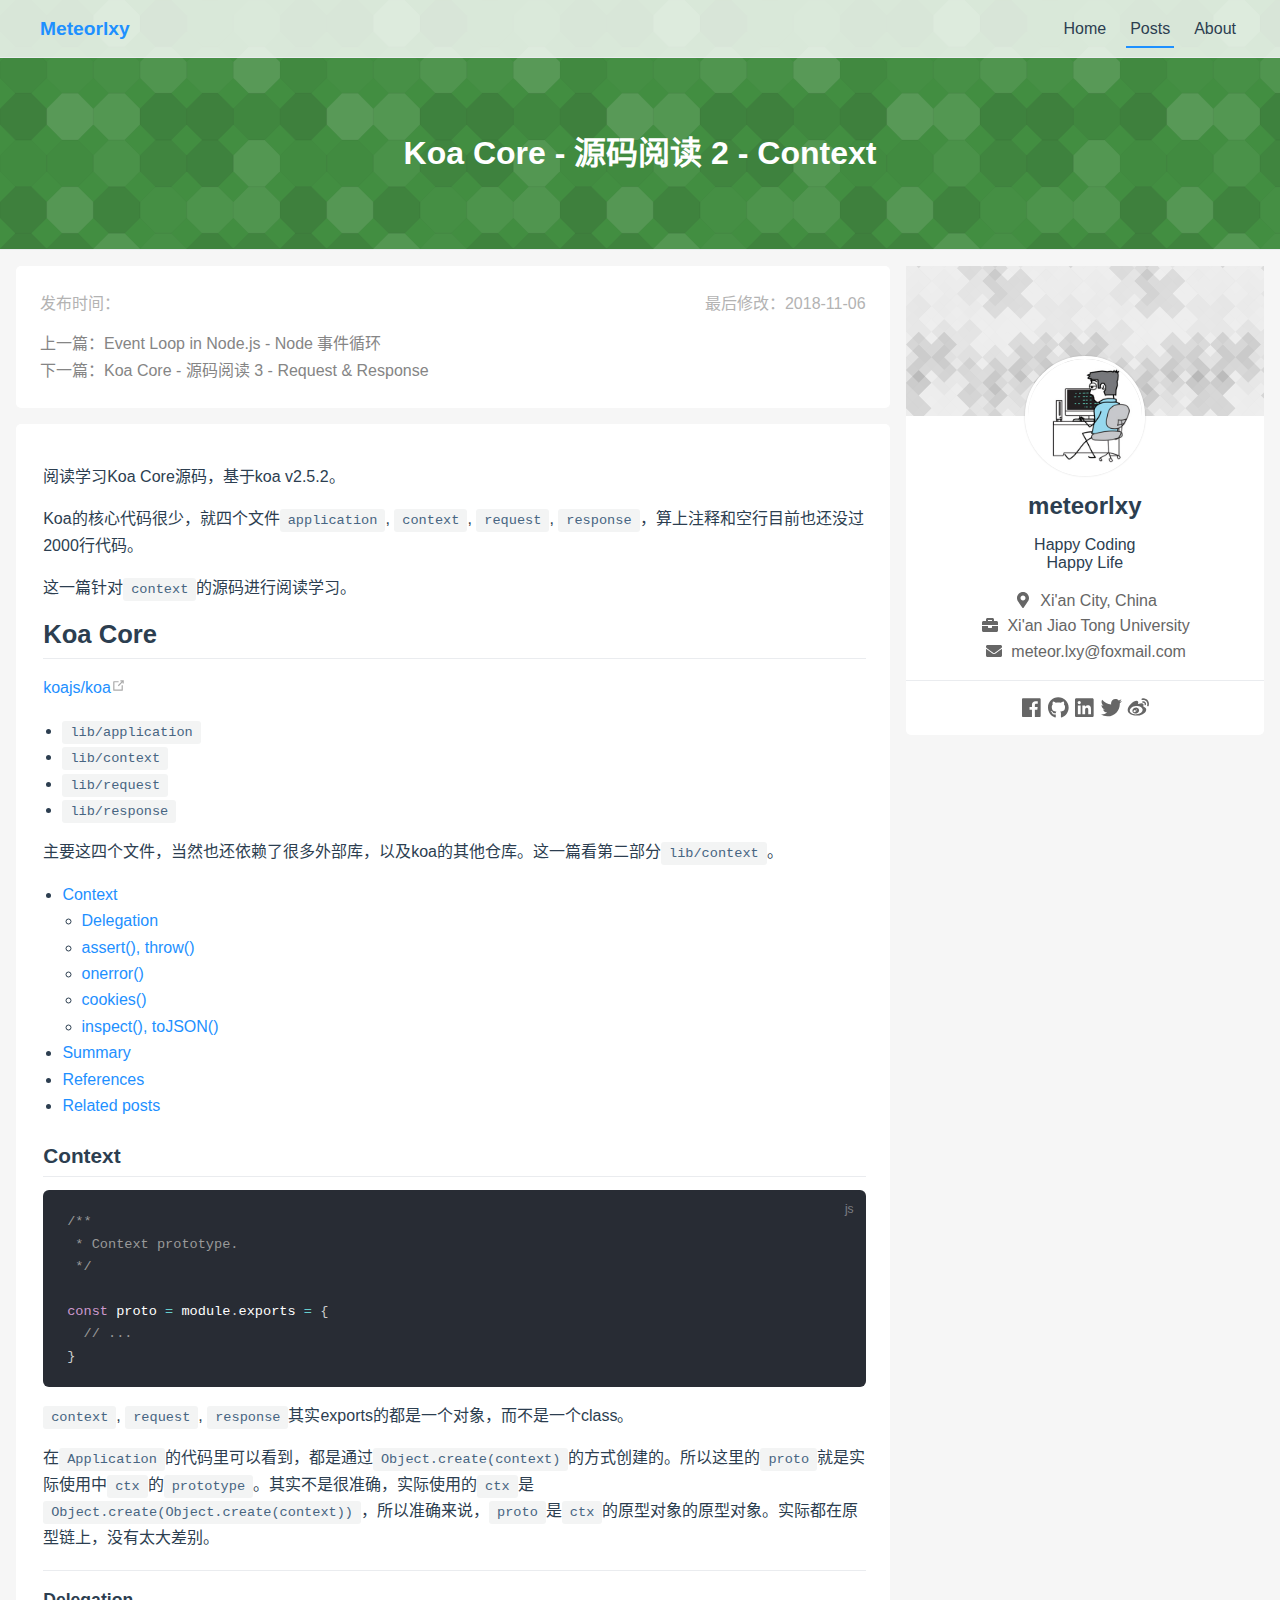
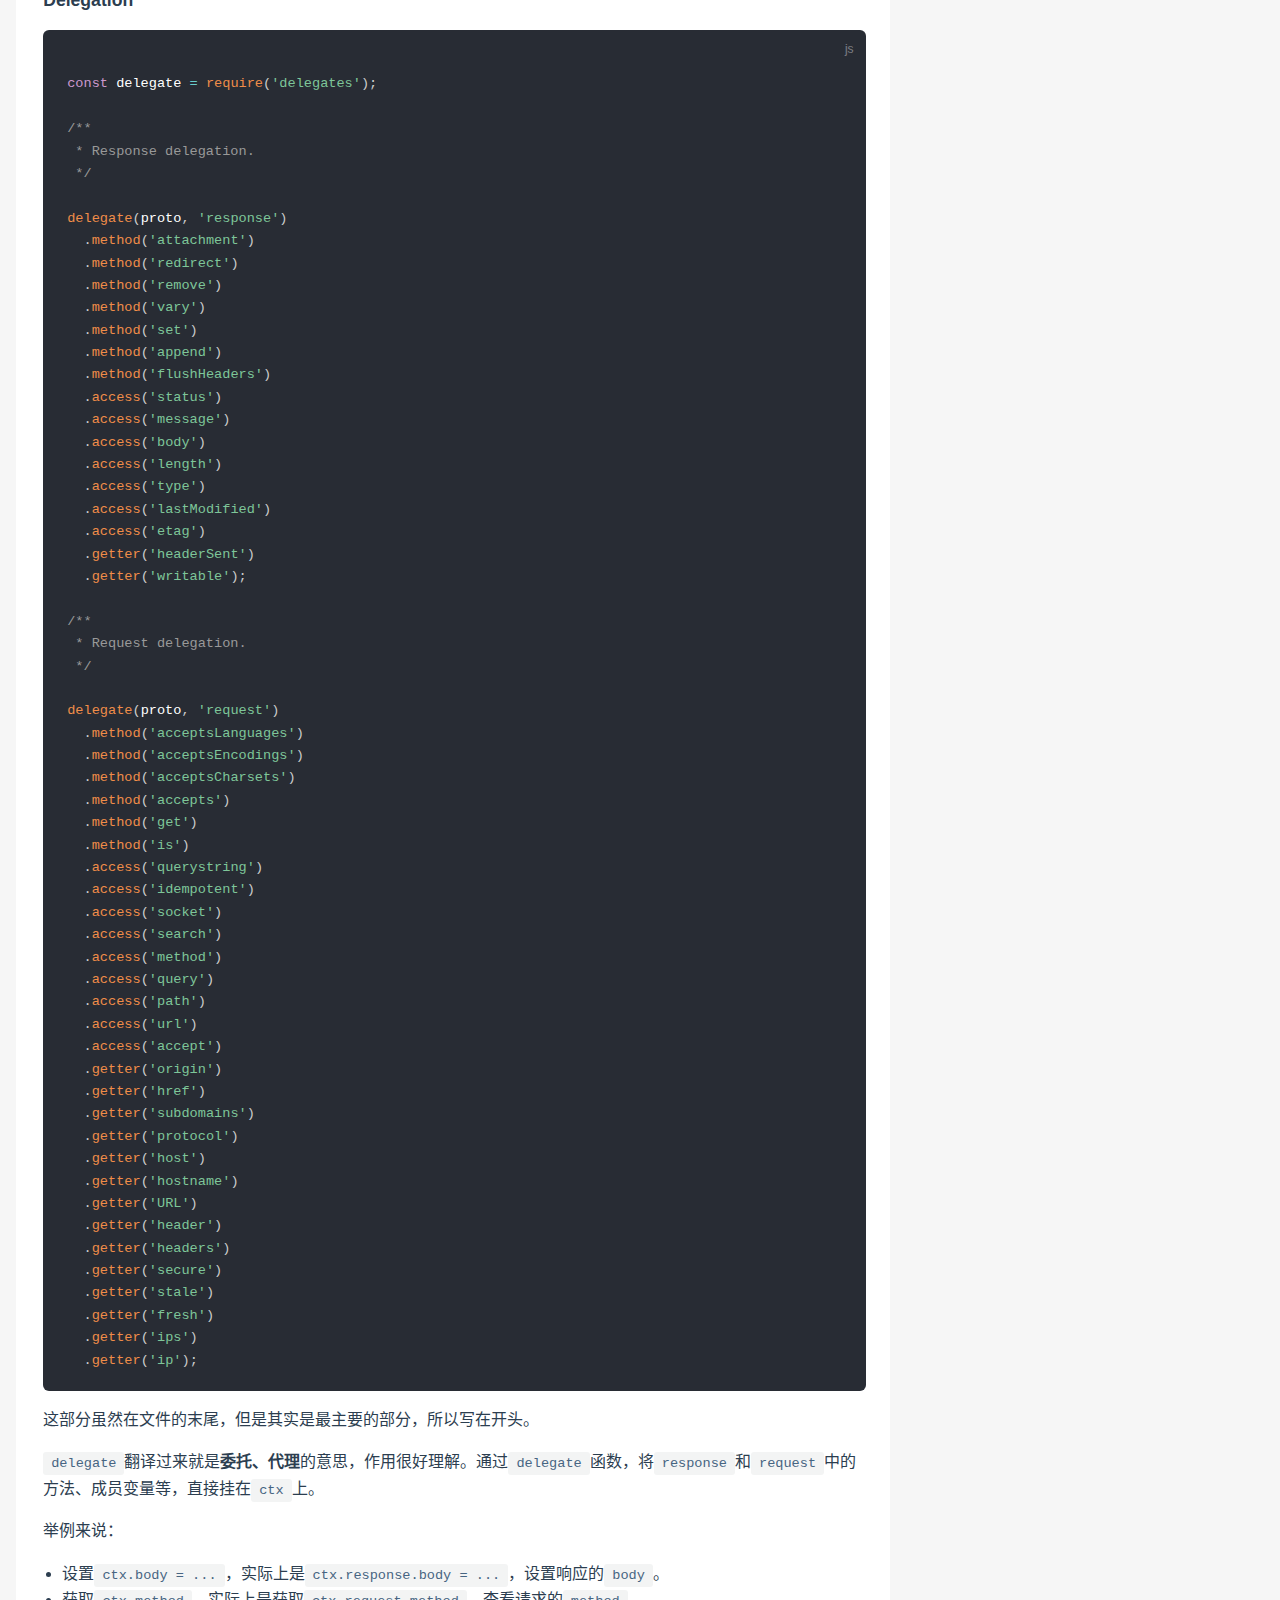
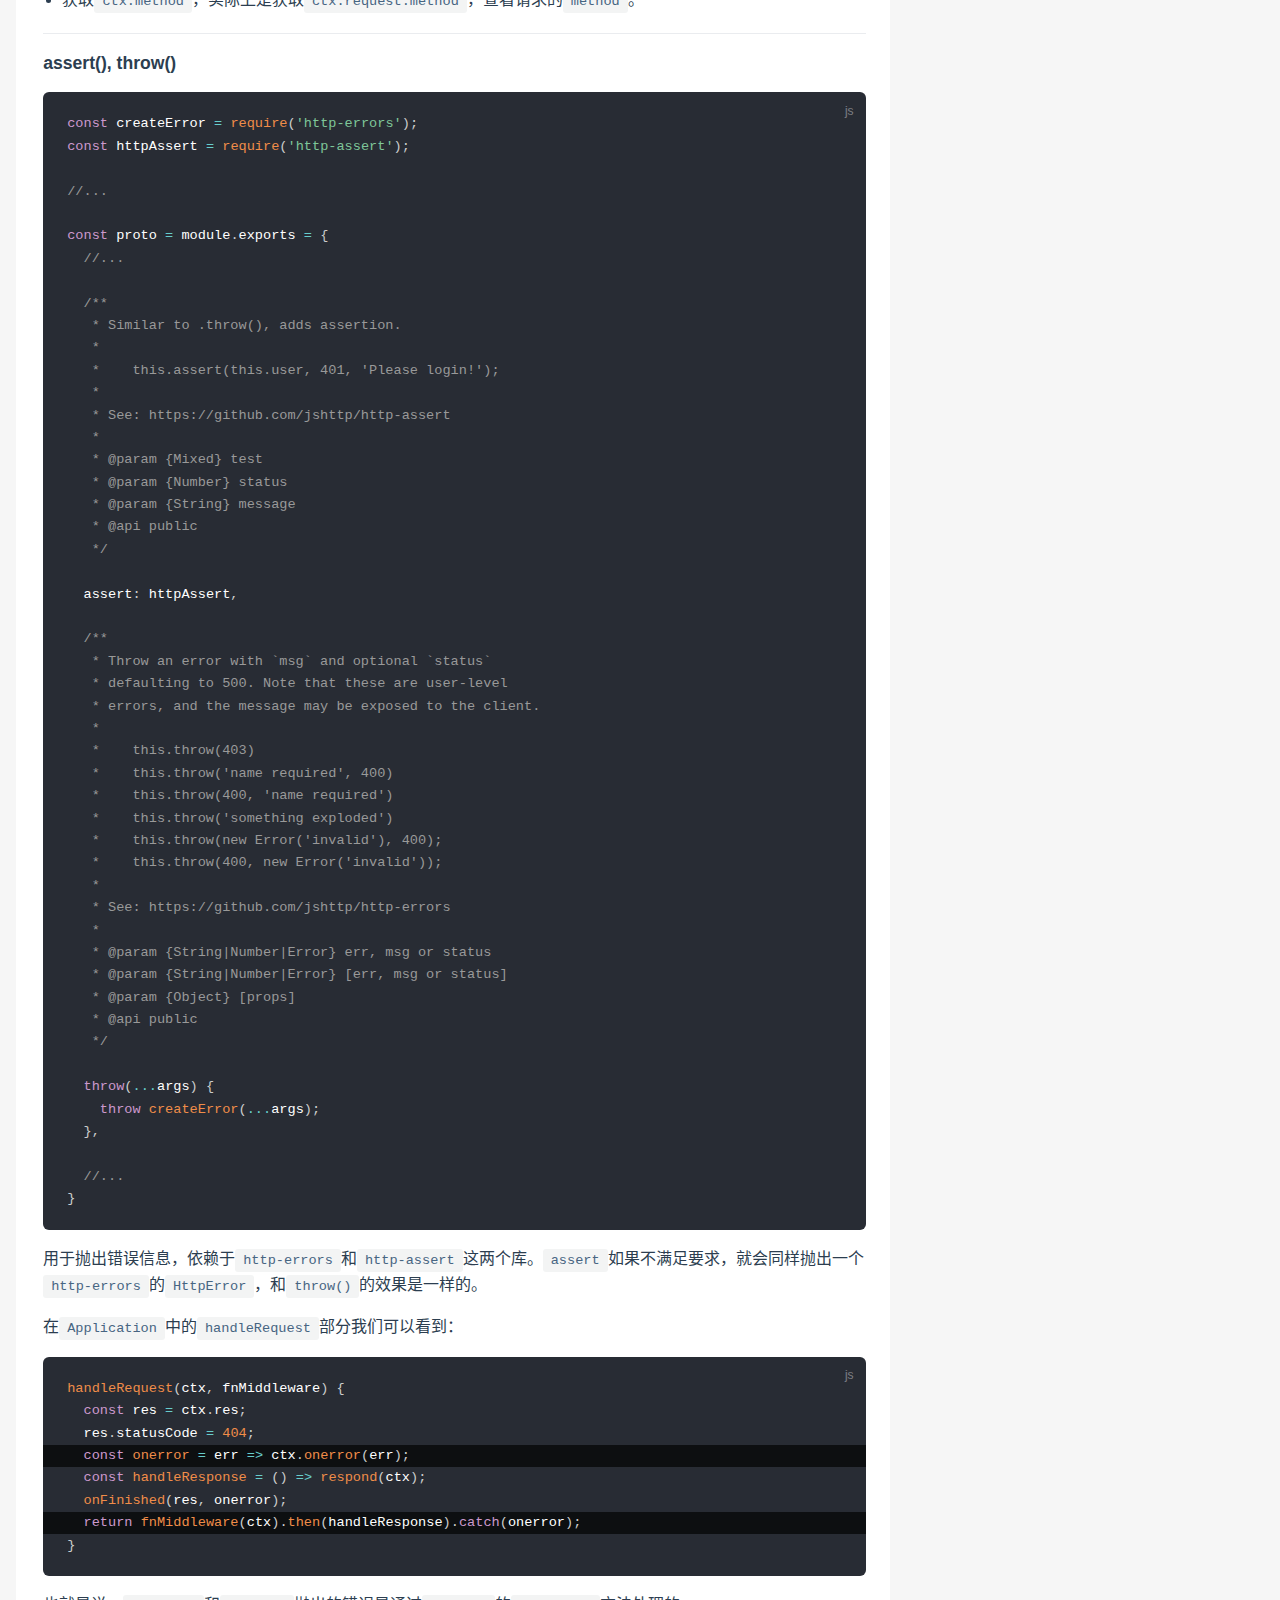
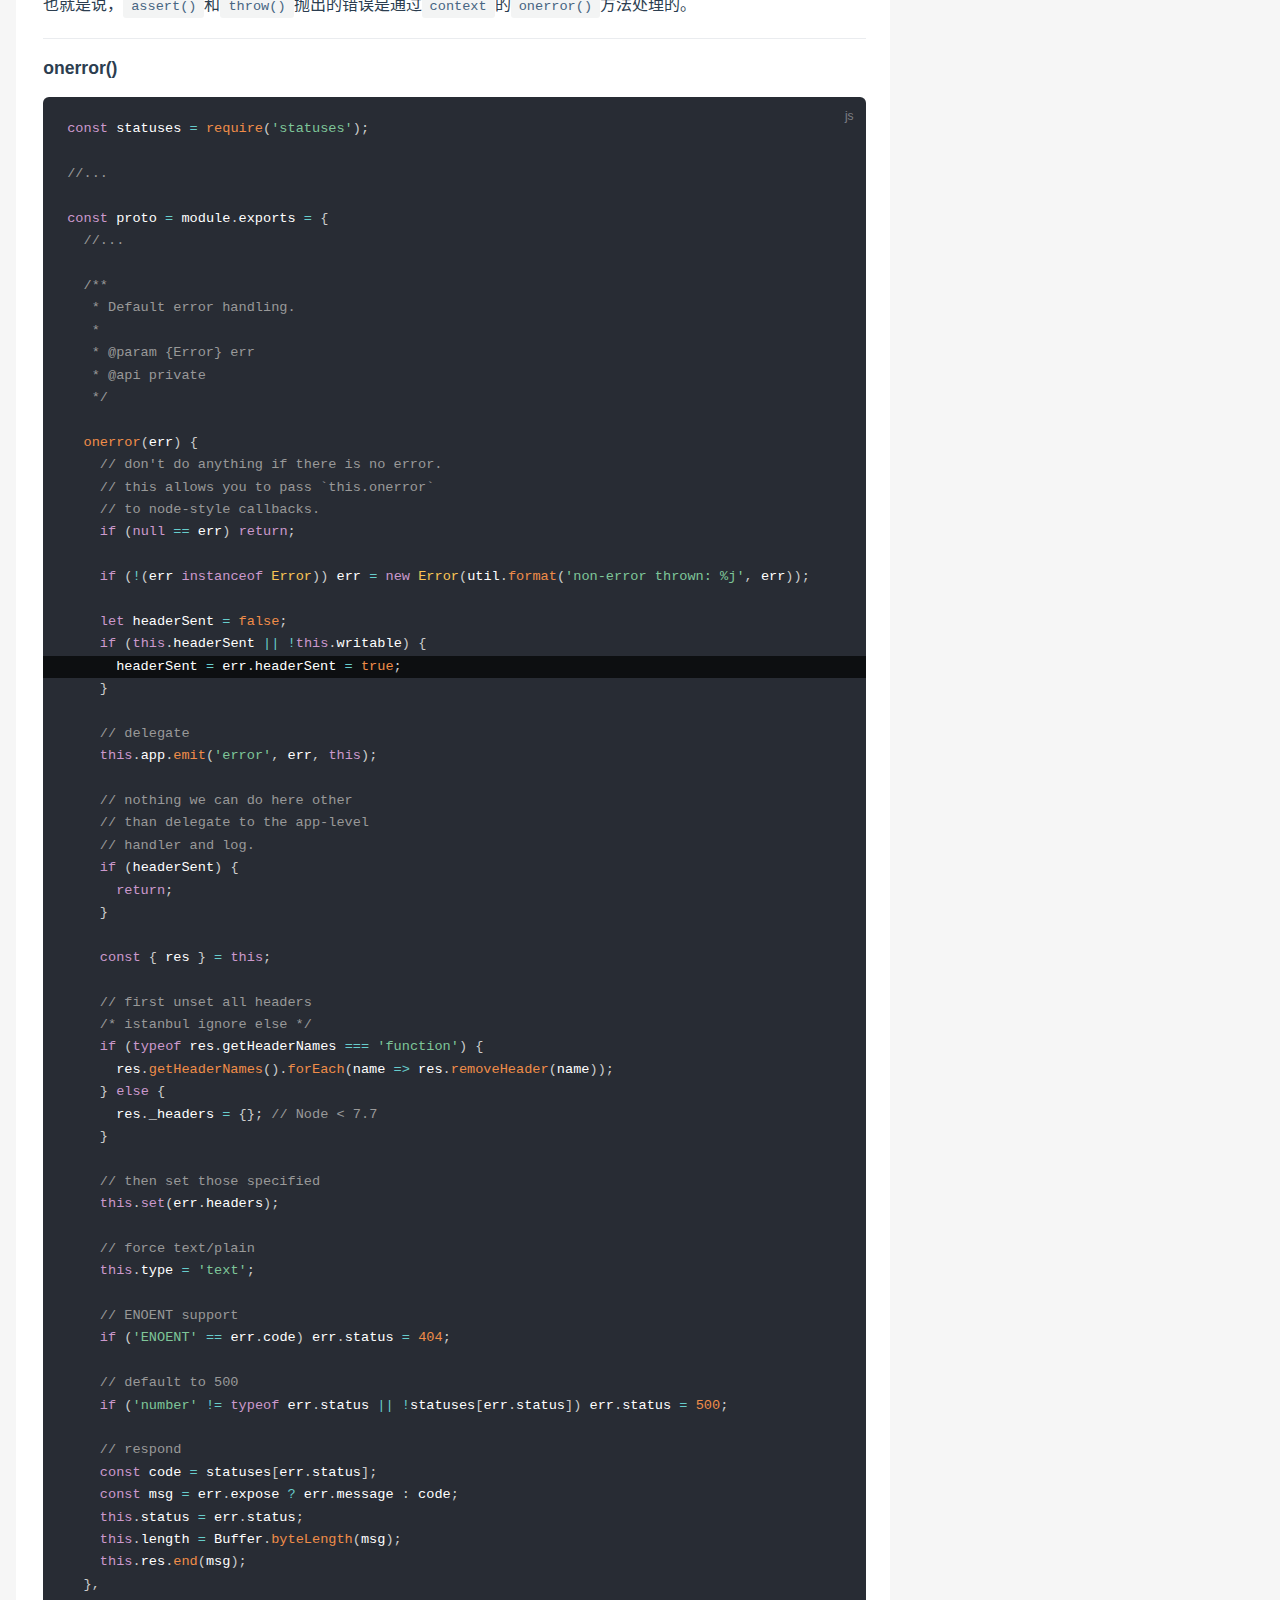
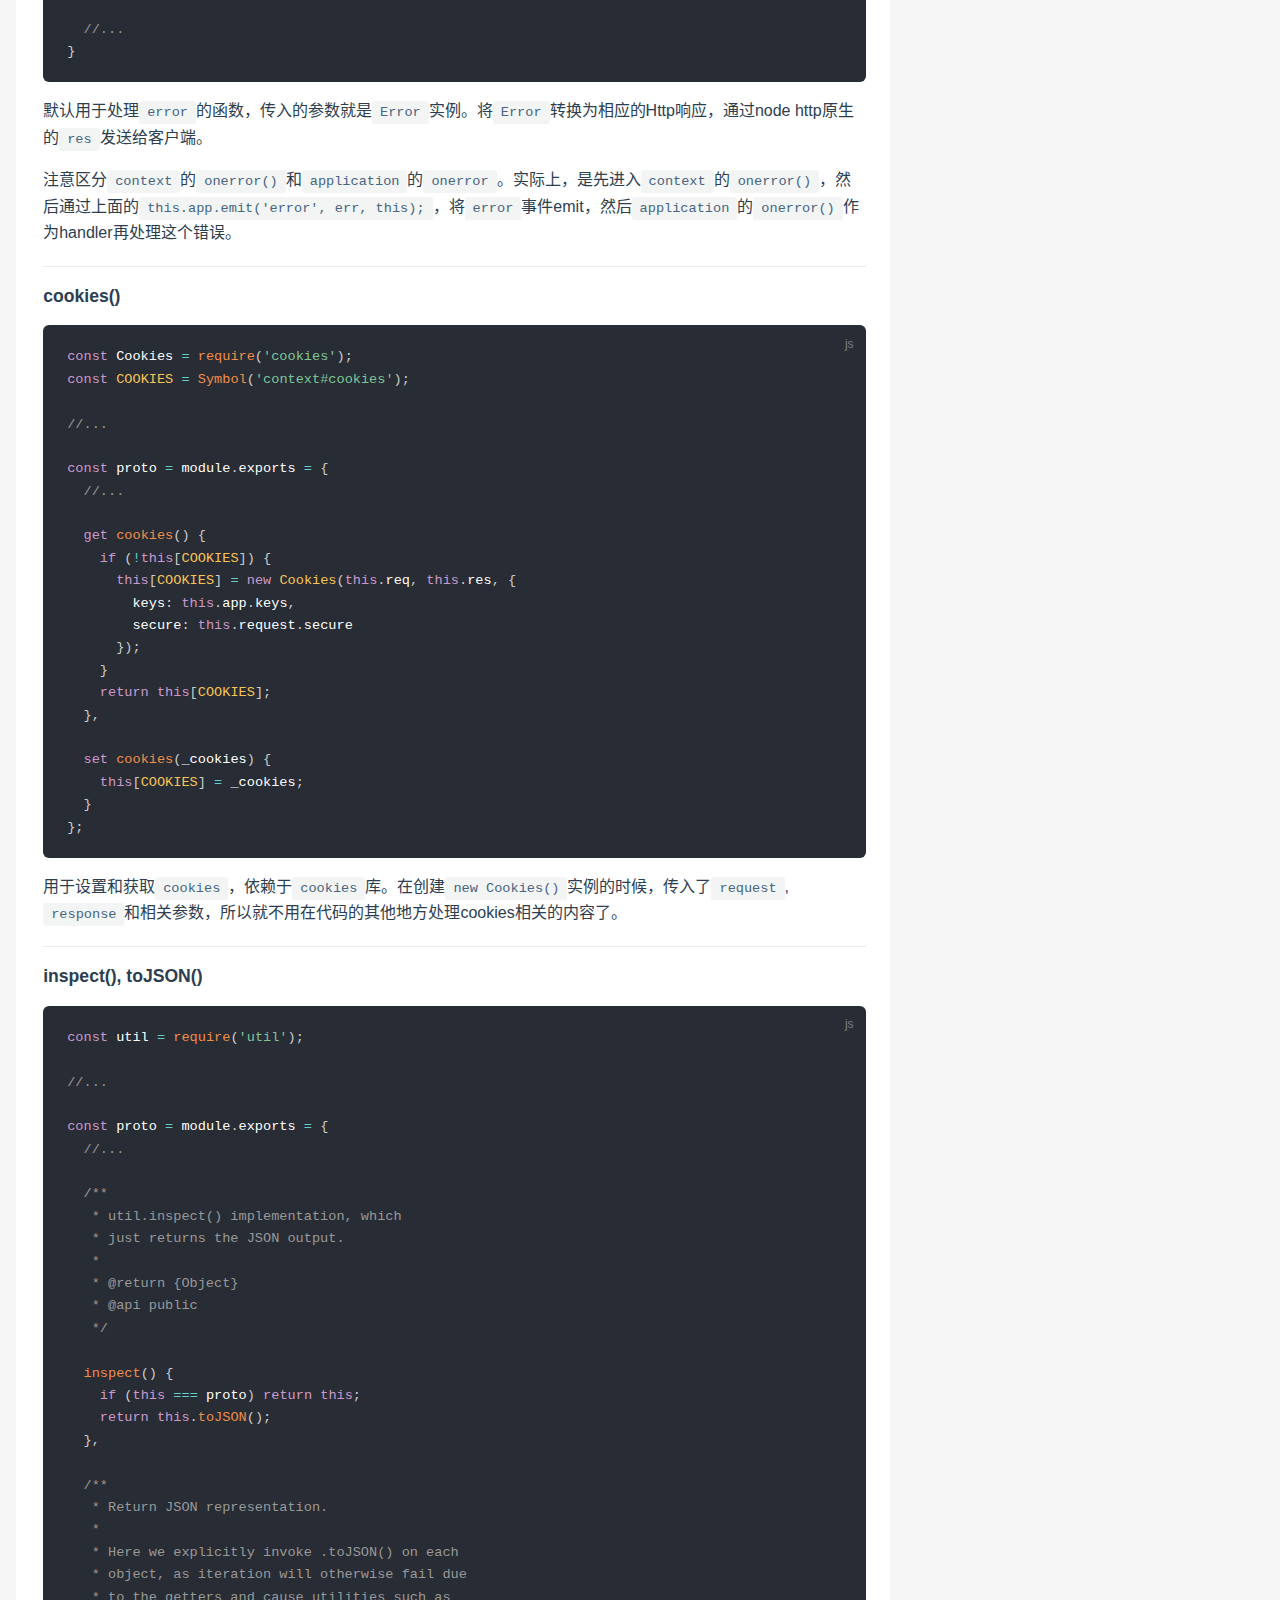
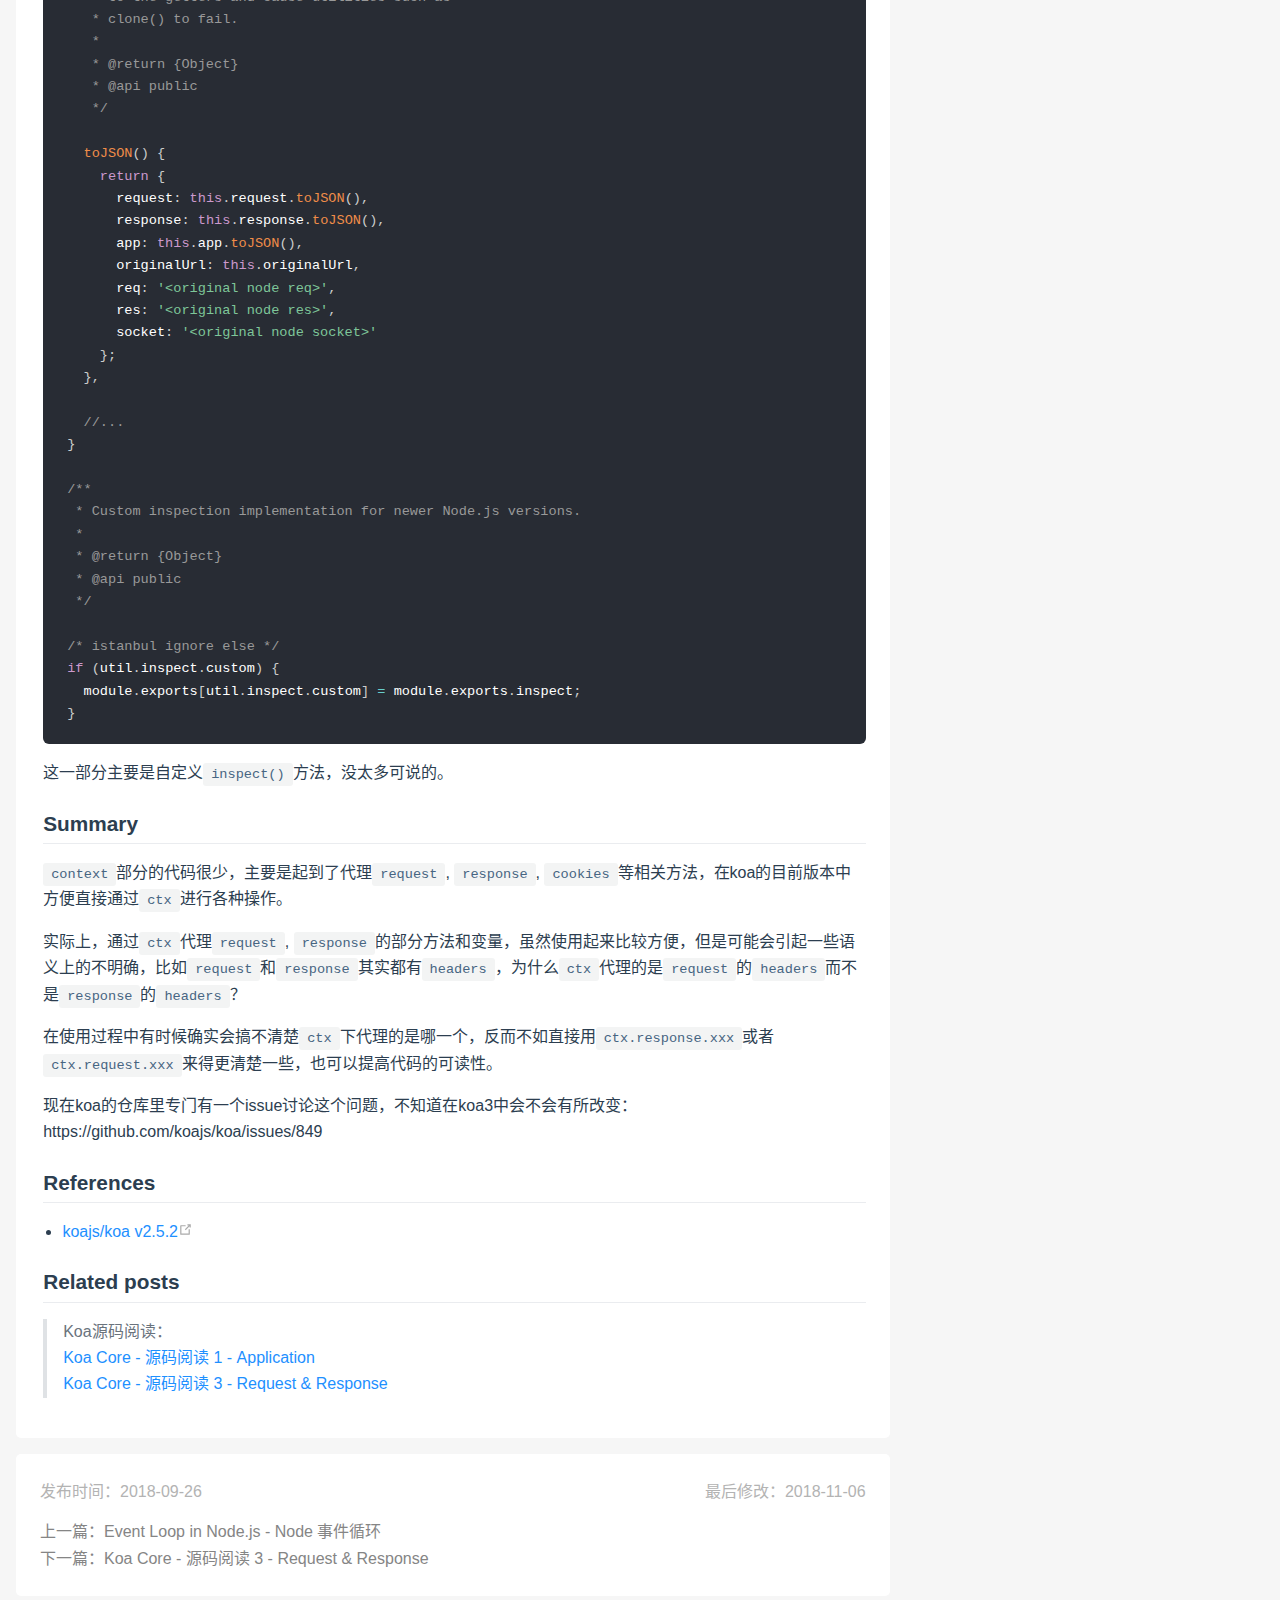
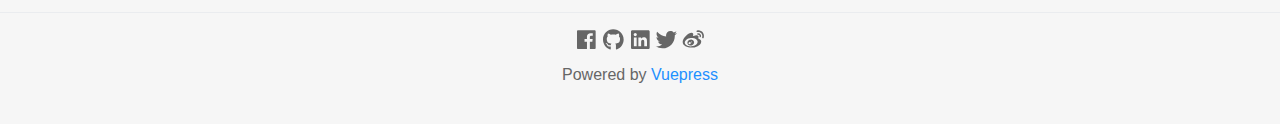
<file: posts/2018-09-26-koa-core-read-source-code-part-2.html>
<!DOCTYPE html>
<html lang="zh-CN">
  <head>
    <meta charset="utf-8">
    <meta name="viewport" content="width=device-width,initial-scale=1">
    <title>Koa Core - 源码阅读 2 - Context | Meteorlxy</title>
    <meta name="description" content="Read and learn the source code of koa core. Part 2: Context">
    <link rel="icon" href="/assets/img/avator.jpg">
    
    <link rel="preload" href="/assets/js/vendor.vue.1003d77e.js" as="script"><link rel="preload" href="/assets/css/0.styles.b0f8b2d0.css" as="style"><link rel="preload" href="/assets/js/vendor.commons.b0f8b2d0.js" as="script"><link rel="preload" href="/assets/js/app.c51640d2.js" as="script"><link rel="preload" href="/assets/js/10.4a3bb117.js" as="script"><link rel="prefetch" href="/assets/js/2.56e6470e.js"><link rel="prefetch" href="/assets/js/3.d13b8ad1.js"><link rel="prefetch" href="/assets/js/4.60ccc30f.js"><link rel="prefetch" href="/assets/js/5.5f8353b0.js"><link rel="prefetch" href="/assets/js/6.915589f0.js"><link rel="prefetch" href="/assets/js/7.9a9c4d4f.js"><link rel="prefetch" href="/assets/js/8.4d01ebef.js"><link rel="prefetch" href="/assets/js/9.1542fb68.js"><link rel="prefetch" href="/assets/js/11.f6a7568a.js"><link rel="prefetch" href="/assets/js/12.a1be51cf.js">
    <link rel="stylesheet" href="/assets/css/0.styles.b0f8b2d0.css">
  </head>
  <body>
    <div id="app" data-server-rendered="true"><div id="app"><header class="header" data-v-5368a541><div data-v-86f5b6a2 data-v-5368a541><nav class="navbar" data-v-86f5b6a2><div class="container" data-v-86f5b6a2><a href="/" class="router-link-active" data-v-86f5b6a2><span class="navbar-site-name" data-v-86f5b6a2>
          Meteorlxy
        </span></a> <div class="navbar-links" data-v-86f5b6a2><a href="/" class="navbar-link" data-v-86f5b6a2>
          Home
        </a><a href="/posts/" class="navbar-link router-link-active" data-v-86f5b6a2>
          Posts
        </a><a href="/about/" class="navbar-link" data-v-86f5b6a2>
          About
        </a></div></div></nav> <div class="navbar-holder" style="display:none;" data-v-86f5b6a2></div></div> <div class="banner" data-v-6d941e04 data-v-5368a541 data-v-5368a541><div class="container" data-v-6d941e04><div class="center" data-v-6d941e04><h1 data-v-6d941e04>Koa Core - 源码阅读 2 - Context</h1></div></div></div></header> <div class="container clearfix show-aside" data-v-4a7290b2 data-v-4a7290b2><main class="main" data-v-4a7290b2><article class="post" data-v-4a7290b2 data-v-4a7290b2><section class="post-meta main-div" data-v-14b3e8ca><section class="post-date clearfix" data-v-14b3e8ca><span class="create-date" data-v-14b3e8ca>发布时间：2018-09-26</span> <span class="update-date" data-v-14b3e8ca>
      最后修改：2018-11-06
    </span></section> <section class="post-links" data-v-14b3e8ca><a href="/posts/2018-09-25-node-event-loop.html" class="post-link" data-v-14b3e8ca>
      上一篇：Event Loop in Node.js - Node 事件循环
    </a> <a href="/posts/2018-11-06-koa-core-read-source-code-part-3.html" class="post-link" data-v-14b3e8ca>
      下一篇：Koa Core - 源码阅读 3 - Request &amp; Response
    </a></section></section> <div class="content custom post-content markdown-body"><p>阅读学习Koa Core源码，基于koa v2.5.2。</p> <p>Koa的核心代码很少，就四个文件<code>application</code>, <code>context</code>, <code>request</code>, <code>response</code>，算上注释和空行目前也还没过2000行代码。</p> <p>这一篇针对<code>context</code>的源码进行阅读学习。</p> <h1 id="koa-core"><a href="#koa-core" aria-hidden="true" class="header-anchor">#</a> Koa Core</h1> <p><a href="https://github.com/koajs/koa/tree/2.5.2" target="_blank" rel="noopener noreferrer">koajs/koa<svg xmlns="http://www.w3.org/2000/svg" aria-hidden="true" x="0px" y="0px" viewBox="0 0 100 100" width="15" height="15" class="icon outbound"><path fill="currentColor" d="M18.8,85.1h56l0,0c2.2,0,4-1.8,4-4v-32h-8v28h-48v-48h28v-8h-32l0,0c-2.2,0-4,1.8-4,4v56C14.8,83.3,16.6,85.1,18.8,85.1z"></path> <polygon fill="currentColor" points="45.7,48.7 51.3,54.3 77.2,28.5 77.2,37.2 85.2,37.2 85.2,14.9 62.8,14.9 62.8,22.9 71.5,22.9"></polygon></svg></a></p> <ul><li><code>lib/application</code></li> <li><code>lib/context</code></li> <li><code>lib/request</code></li> <li><code>lib/response</code></li></ul> <p>主要这四个文件，当然也还依赖了很多外部库，以及koa的其他仓库。这一篇看第二部分<code>lib/context</code>。</p> <p></p><div class="table-of-contents"><ul><li><a href="#context">Context</a><ul><li><a href="#delegation">Delegation</a></li><li><a href="#assert-throw">assert(), throw()</a></li><li><a href="#onerror">onerror()</a></li><li><a href="#cookies">cookies()</a></li><li><a href="#inspect-tojson">inspect(), toJSON()</a></li></ul></li><li><a href="#summary">Summary</a></li><li><a href="#references">References</a></li><li><a href="#related-posts">Related posts</a></li></ul></div><p></p> <h2 id="context"><a href="#context" aria-hidden="true" class="header-anchor">#</a> Context</h2> <div class="language-js extra-class"><pre class="language-js"><code><span class="token comment">/**
 * Context prototype.
 */</span>

<span class="token keyword">const</span> proto <span class="token operator">=</span> module<span class="token punctuation">.</span>exports <span class="token operator">=</span> <span class="token punctuation">{</span>
  <span class="token comment">// ...</span>
<span class="token punctuation">}</span>
</code></pre></div><p><code>context</code>, <code>request</code>, <code>response</code>其实exports的都是一个对象，而不是一个class。</p> <p>在<code>Application</code>的代码里可以看到，都是通过<code>Object.create(context)</code>的方式创建的。所以这里的<code>proto</code>就是实际使用中<code>ctx</code>的<code>prototype</code>。其实不是很准确，实际使用的<code>ctx</code>是<code>Object.create(Object.create(context))</code>，所以准确来说，<code>proto</code>是<code>ctx</code>的原型对象的原型对象。实际都在原型链上，没有太大差别。</p> <hr> <h3 id="delegation"><a href="#delegation" aria-hidden="true" class="header-anchor">#</a> Delegation</h3> <div class="language-js extra-class"><pre class="language-js"><code>
<span class="token keyword">const</span> delegate <span class="token operator">=</span> <span class="token function">require</span><span class="token punctuation">(</span><span class="token string">'delegates'</span><span class="token punctuation">)</span><span class="token punctuation">;</span>

<span class="token comment">/**
 * Response delegation.
 */</span>

<span class="token function">delegate</span><span class="token punctuation">(</span>proto<span class="token punctuation">,</span> <span class="token string">'response'</span><span class="token punctuation">)</span>
  <span class="token punctuation">.</span><span class="token function">method</span><span class="token punctuation">(</span><span class="token string">'attachment'</span><span class="token punctuation">)</span>
  <span class="token punctuation">.</span><span class="token function">method</span><span class="token punctuation">(</span><span class="token string">'redirect'</span><span class="token punctuation">)</span>
  <span class="token punctuation">.</span><span class="token function">method</span><span class="token punctuation">(</span><span class="token string">'remove'</span><span class="token punctuation">)</span>
  <span class="token punctuation">.</span><span class="token function">method</span><span class="token punctuation">(</span><span class="token string">'vary'</span><span class="token punctuation">)</span>
  <span class="token punctuation">.</span><span class="token function">method</span><span class="token punctuation">(</span><span class="token string">'set'</span><span class="token punctuation">)</span>
  <span class="token punctuation">.</span><span class="token function">method</span><span class="token punctuation">(</span><span class="token string">'append'</span><span class="token punctuation">)</span>
  <span class="token punctuation">.</span><span class="token function">method</span><span class="token punctuation">(</span><span class="token string">'flushHeaders'</span><span class="token punctuation">)</span>
  <span class="token punctuation">.</span><span class="token function">access</span><span class="token punctuation">(</span><span class="token string">'status'</span><span class="token punctuation">)</span>
  <span class="token punctuation">.</span><span class="token function">access</span><span class="token punctuation">(</span><span class="token string">'message'</span><span class="token punctuation">)</span>
  <span class="token punctuation">.</span><span class="token function">access</span><span class="token punctuation">(</span><span class="token string">'body'</span><span class="token punctuation">)</span>
  <span class="token punctuation">.</span><span class="token function">access</span><span class="token punctuation">(</span><span class="token string">'length'</span><span class="token punctuation">)</span>
  <span class="token punctuation">.</span><span class="token function">access</span><span class="token punctuation">(</span><span class="token string">'type'</span><span class="token punctuation">)</span>
  <span class="token punctuation">.</span><span class="token function">access</span><span class="token punctuation">(</span><span class="token string">'lastModified'</span><span class="token punctuation">)</span>
  <span class="token punctuation">.</span><span class="token function">access</span><span class="token punctuation">(</span><span class="token string">'etag'</span><span class="token punctuation">)</span>
  <span class="token punctuation">.</span><span class="token function">getter</span><span class="token punctuation">(</span><span class="token string">'headerSent'</span><span class="token punctuation">)</span>
  <span class="token punctuation">.</span><span class="token function">getter</span><span class="token punctuation">(</span><span class="token string">'writable'</span><span class="token punctuation">)</span><span class="token punctuation">;</span>

<span class="token comment">/**
 * Request delegation.
 */</span>

<span class="token function">delegate</span><span class="token punctuation">(</span>proto<span class="token punctuation">,</span> <span class="token string">'request'</span><span class="token punctuation">)</span>
  <span class="token punctuation">.</span><span class="token function">method</span><span class="token punctuation">(</span><span class="token string">'acceptsLanguages'</span><span class="token punctuation">)</span>
  <span class="token punctuation">.</span><span class="token function">method</span><span class="token punctuation">(</span><span class="token string">'acceptsEncodings'</span><span class="token punctuation">)</span>
  <span class="token punctuation">.</span><span class="token function">method</span><span class="token punctuation">(</span><span class="token string">'acceptsCharsets'</span><span class="token punctuation">)</span>
  <span class="token punctuation">.</span><span class="token function">method</span><span class="token punctuation">(</span><span class="token string">'accepts'</span><span class="token punctuation">)</span>
  <span class="token punctuation">.</span><span class="token function">method</span><span class="token punctuation">(</span><span class="token string">'get'</span><span class="token punctuation">)</span>
  <span class="token punctuation">.</span><span class="token function">method</span><span class="token punctuation">(</span><span class="token string">'is'</span><span class="token punctuation">)</span>
  <span class="token punctuation">.</span><span class="token function">access</span><span class="token punctuation">(</span><span class="token string">'querystring'</span><span class="token punctuation">)</span>
  <span class="token punctuation">.</span><span class="token function">access</span><span class="token punctuation">(</span><span class="token string">'idempotent'</span><span class="token punctuation">)</span>
  <span class="token punctuation">.</span><span class="token function">access</span><span class="token punctuation">(</span><span class="token string">'socket'</span><span class="token punctuation">)</span>
  <span class="token punctuation">.</span><span class="token function">access</span><span class="token punctuation">(</span><span class="token string">'search'</span><span class="token punctuation">)</span>
  <span class="token punctuation">.</span><span class="token function">access</span><span class="token punctuation">(</span><span class="token string">'method'</span><span class="token punctuation">)</span>
  <span class="token punctuation">.</span><span class="token function">access</span><span class="token punctuation">(</span><span class="token string">'query'</span><span class="token punctuation">)</span>
  <span class="token punctuation">.</span><span class="token function">access</span><span class="token punctuation">(</span><span class="token string">'path'</span><span class="token punctuation">)</span>
  <span class="token punctuation">.</span><span class="token function">access</span><span class="token punctuation">(</span><span class="token string">'url'</span><span class="token punctuation">)</span>
  <span class="token punctuation">.</span><span class="token function">access</span><span class="token punctuation">(</span><span class="token string">'accept'</span><span class="token punctuation">)</span>
  <span class="token punctuation">.</span><span class="token function">getter</span><span class="token punctuation">(</span><span class="token string">'origin'</span><span class="token punctuation">)</span>
  <span class="token punctuation">.</span><span class="token function">getter</span><span class="token punctuation">(</span><span class="token string">'href'</span><span class="token punctuation">)</span>
  <span class="token punctuation">.</span><span class="token function">getter</span><span class="token punctuation">(</span><span class="token string">'subdomains'</span><span class="token punctuation">)</span>
  <span class="token punctuation">.</span><span class="token function">getter</span><span class="token punctuation">(</span><span class="token string">'protocol'</span><span class="token punctuation">)</span>
  <span class="token punctuation">.</span><span class="token function">getter</span><span class="token punctuation">(</span><span class="token string">'host'</span><span class="token punctuation">)</span>
  <span class="token punctuation">.</span><span class="token function">getter</span><span class="token punctuation">(</span><span class="token string">'hostname'</span><span class="token punctuation">)</span>
  <span class="token punctuation">.</span><span class="token function">getter</span><span class="token punctuation">(</span><span class="token string">'URL'</span><span class="token punctuation">)</span>
  <span class="token punctuation">.</span><span class="token function">getter</span><span class="token punctuation">(</span><span class="token string">'header'</span><span class="token punctuation">)</span>
  <span class="token punctuation">.</span><span class="token function">getter</span><span class="token punctuation">(</span><span class="token string">'headers'</span><span class="token punctuation">)</span>
  <span class="token punctuation">.</span><span class="token function">getter</span><span class="token punctuation">(</span><span class="token string">'secure'</span><span class="token punctuation">)</span>
  <span class="token punctuation">.</span><span class="token function">getter</span><span class="token punctuation">(</span><span class="token string">'stale'</span><span class="token punctuation">)</span>
  <span class="token punctuation">.</span><span class="token function">getter</span><span class="token punctuation">(</span><span class="token string">'fresh'</span><span class="token punctuation">)</span>
  <span class="token punctuation">.</span><span class="token function">getter</span><span class="token punctuation">(</span><span class="token string">'ips'</span><span class="token punctuation">)</span>
  <span class="token punctuation">.</span><span class="token function">getter</span><span class="token punctuation">(</span><span class="token string">'ip'</span><span class="token punctuation">)</span><span class="token punctuation">;</span>
</code></pre></div><p>这部分虽然在文件的末尾，但是其实是最主要的部分，所以写在开头。</p> <p><code>delegate</code>翻译过来就是<strong>委托、代理</strong>的意思，作用很好理解。通过<code>delegate</code>函数，将<code>response</code>和<code>request</code>中的方法、成员变量等，直接挂在<code>ctx</code>上。</p> <p>举例来说：</p> <ul><li>设置<code>ctx.body = ...</code>，实际上是<code>ctx.response.body = ...</code>，设置响应的<code>body</code>。</li> <li>获取<code>ctx.method</code>，实际上是获取<code>ctx.request.method</code>，查看请求的<code>method</code>。</li></ul> <hr> <h3 id="assert-throw"><a href="#assert-throw" aria-hidden="true" class="header-anchor">#</a> assert(), throw()</h3> <div class="language-js extra-class"><pre class="language-js"><code><span class="token keyword">const</span> createError <span class="token operator">=</span> <span class="token function">require</span><span class="token punctuation">(</span><span class="token string">'http-errors'</span><span class="token punctuation">)</span><span class="token punctuation">;</span>
<span class="token keyword">const</span> httpAssert <span class="token operator">=</span> <span class="token function">require</span><span class="token punctuation">(</span><span class="token string">'http-assert'</span><span class="token punctuation">)</span><span class="token punctuation">;</span>

<span class="token comment">//...</span>

<span class="token keyword">const</span> proto <span class="token operator">=</span> module<span class="token punctuation">.</span>exports <span class="token operator">=</span> <span class="token punctuation">{</span>
  <span class="token comment">//...</span>

  <span class="token comment">/**
   * Similar to .throw(), adds assertion.
   *
   *    this.assert(this.user, 401, 'Please login!');
   *
   * See: https://github.com/jshttp/http-assert
   *
   * @param {Mixed} test
   * @param {Number} status
   * @param {String} message
   * @api public
   */</span>

  assert<span class="token punctuation">:</span> httpAssert<span class="token punctuation">,</span>

  <span class="token comment">/**
   * Throw an error with `msg` and optional `status`
   * defaulting to 500. Note that these are user-level
   * errors, and the message may be exposed to the client.
   *
   *    this.throw(403)
   *    this.throw('name required', 400)
   *    this.throw(400, 'name required')
   *    this.throw('something exploded')
   *    this.throw(new Error('invalid'), 400);
   *    this.throw(400, new Error('invalid'));
   *
   * See: https://github.com/jshttp/http-errors
   *
   * @param {String|Number|Error} err, msg or status
   * @param {String|Number|Error} [err, msg or status]
   * @param {Object} [props]
   * @api public
   */</span>

  <span class="token keyword">throw</span><span class="token punctuation">(</span><span class="token operator">...</span>args<span class="token punctuation">)</span> <span class="token punctuation">{</span>
    <span class="token keyword">throw</span> <span class="token function">createError</span><span class="token punctuation">(</span><span class="token operator">...</span>args<span class="token punctuation">)</span><span class="token punctuation">;</span>
  <span class="token punctuation">}</span><span class="token punctuation">,</span>

  <span class="token comment">//...</span>
<span class="token punctuation">}</span>
</code></pre></div><p>用于抛出错误信息，依赖于<code>http-errors</code>和<code>http-assert</code>这两个库。<code>assert</code>如果不满足要求，就会同样抛出一个<code>http-errors</code>的<code>HttpError</code>，和<code>throw()</code>的效果是一样的。</p> <p>在<code>Application</code>中的<code>handleRequest</code>部分我们可以看到：</p> <div class="language-js extra-class"><div class="highlight-lines"><br><br><br><div class="highlighted"> </div><br><br><div class="highlighted"> </div><br><br></div><pre class="language-js"><code><span class="token function">handleRequest</span><span class="token punctuation">(</span>ctx<span class="token punctuation">,</span> fnMiddleware<span class="token punctuation">)</span> <span class="token punctuation">{</span>
  <span class="token keyword">const</span> res <span class="token operator">=</span> ctx<span class="token punctuation">.</span>res<span class="token punctuation">;</span>
  res<span class="token punctuation">.</span>statusCode <span class="token operator">=</span> <span class="token number">404</span><span class="token punctuation">;</span>
  <span class="token keyword">const</span> <span class="token function-variable function">onerror</span> <span class="token operator">=</span> err <span class="token operator">=&gt;</span> ctx<span class="token punctuation">.</span><span class="token function">onerror</span><span class="token punctuation">(</span>err<span class="token punctuation">)</span><span class="token punctuation">;</span>
  <span class="token keyword">const</span> <span class="token function-variable function">handleResponse</span> <span class="token operator">=</span> <span class="token punctuation">(</span><span class="token punctuation">)</span> <span class="token operator">=&gt;</span> <span class="token function">respond</span><span class="token punctuation">(</span>ctx<span class="token punctuation">)</span><span class="token punctuation">;</span>
  <span class="token function">onFinished</span><span class="token punctuation">(</span>res<span class="token punctuation">,</span> onerror<span class="token punctuation">)</span><span class="token punctuation">;</span>
  <span class="token keyword">return</span> <span class="token function">fnMiddleware</span><span class="token punctuation">(</span>ctx<span class="token punctuation">)</span><span class="token punctuation">.</span><span class="token function">then</span><span class="token punctuation">(</span>handleResponse<span class="token punctuation">)</span><span class="token punctuation">.</span><span class="token keyword">catch</span><span class="token punctuation">(</span>onerror<span class="token punctuation">)</span><span class="token punctuation">;</span>
<span class="token punctuation">}</span>
</code></pre></div><p>也就是说，<code>assert()</code>和<code>throw()</code>抛出的错误是通过<code>context</code>的<code>onerror()</code>方法处理的。</p> <hr> <h3 id="onerror"><a href="#onerror" aria-hidden="true" class="header-anchor">#</a> onerror()</h3> <div class="language-js extra-class"><div class="highlight-lines"><br><br><br><br><br><br><br><br><br><br><br><br><br><br><br><br><br><br><br><br><br><br><br><br><div class="highlighted"> </div><br><br><br><br><br><br><br><br><br><br><br><br><br><br><br><br><br><br><br><br><br><br><br><br><br><br><br><br><br><br><br><br><br><br><br><br><br><br><br><br><br><br><br><br><br></div><pre class="language-js"><code><span class="token keyword">const</span> statuses <span class="token operator">=</span> <span class="token function">require</span><span class="token punctuation">(</span><span class="token string">'statuses'</span><span class="token punctuation">)</span><span class="token punctuation">;</span>

<span class="token comment">//...</span>

<span class="token keyword">const</span> proto <span class="token operator">=</span> module<span class="token punctuation">.</span>exports <span class="token operator">=</span> <span class="token punctuation">{</span>
  <span class="token comment">//...</span>

  <span class="token comment">/**
   * Default error handling.
   *
   * @param {Error} err
   * @api private
   */</span>

  <span class="token function">onerror</span><span class="token punctuation">(</span>err<span class="token punctuation">)</span> <span class="token punctuation">{</span>
    <span class="token comment">// don't do anything if there is no error.</span>
    <span class="token comment">// this allows you to pass `this.onerror`</span>
    <span class="token comment">// to node-style callbacks.</span>
    <span class="token keyword">if</span> <span class="token punctuation">(</span><span class="token keyword">null</span> <span class="token operator">==</span> err<span class="token punctuation">)</span> <span class="token keyword">return</span><span class="token punctuation">;</span>

    <span class="token keyword">if</span> <span class="token punctuation">(</span><span class="token operator">!</span><span class="token punctuation">(</span>err <span class="token keyword">instanceof</span> <span class="token class-name">Error</span><span class="token punctuation">)</span><span class="token punctuation">)</span> err <span class="token operator">=</span> <span class="token keyword">new</span> <span class="token class-name">Error</span><span class="token punctuation">(</span>util<span class="token punctuation">.</span><span class="token function">format</span><span class="token punctuation">(</span><span class="token string">'non-error thrown: %j'</span><span class="token punctuation">,</span> err<span class="token punctuation">)</span><span class="token punctuation">)</span><span class="token punctuation">;</span>

    <span class="token keyword">let</span> headerSent <span class="token operator">=</span> <span class="token boolean">false</span><span class="token punctuation">;</span>
    <span class="token keyword">if</span> <span class="token punctuation">(</span><span class="token keyword">this</span><span class="token punctuation">.</span>headerSent <span class="token operator">||</span> <span class="token operator">!</span><span class="token keyword">this</span><span class="token punctuation">.</span>writable<span class="token punctuation">)</span> <span class="token punctuation">{</span>
      headerSent <span class="token operator">=</span> err<span class="token punctuation">.</span>headerSent <span class="token operator">=</span> <span class="token boolean">true</span><span class="token punctuation">;</span>
    <span class="token punctuation">}</span>

    <span class="token comment">// delegate</span>
    <span class="token keyword">this</span><span class="token punctuation">.</span>app<span class="token punctuation">.</span><span class="token function">emit</span><span class="token punctuation">(</span><span class="token string">'error'</span><span class="token punctuation">,</span> err<span class="token punctuation">,</span> <span class="token keyword">this</span><span class="token punctuation">)</span><span class="token punctuation">;</span>

    <span class="token comment">// nothing we can do here other</span>
    <span class="token comment">// than delegate to the app-level</span>
    <span class="token comment">// handler and log.</span>
    <span class="token keyword">if</span> <span class="token punctuation">(</span>headerSent<span class="token punctuation">)</span> <span class="token punctuation">{</span>
      <span class="token keyword">return</span><span class="token punctuation">;</span>
    <span class="token punctuation">}</span>

    <span class="token keyword">const</span> <span class="token punctuation">{</span> res <span class="token punctuation">}</span> <span class="token operator">=</span> <span class="token keyword">this</span><span class="token punctuation">;</span>

    <span class="token comment">// first unset all headers</span>
    <span class="token comment">/* istanbul ignore else */</span>
    <span class="token keyword">if</span> <span class="token punctuation">(</span><span class="token keyword">typeof</span> res<span class="token punctuation">.</span>getHeaderNames <span class="token operator">===</span> <span class="token string">'function'</span><span class="token punctuation">)</span> <span class="token punctuation">{</span>
      res<span class="token punctuation">.</span><span class="token function">getHeaderNames</span><span class="token punctuation">(</span><span class="token punctuation">)</span><span class="token punctuation">.</span><span class="token function">forEach</span><span class="token punctuation">(</span>name <span class="token operator">=&gt;</span> res<span class="token punctuation">.</span><span class="token function">removeHeader</span><span class="token punctuation">(</span>name<span class="token punctuation">)</span><span class="token punctuation">)</span><span class="token punctuation">;</span>
    <span class="token punctuation">}</span> <span class="token keyword">else</span> <span class="token punctuation">{</span>
      res<span class="token punctuation">.</span>_headers <span class="token operator">=</span> <span class="token punctuation">{</span><span class="token punctuation">}</span><span class="token punctuation">;</span> <span class="token comment">// Node &lt; 7.7</span>
    <span class="token punctuation">}</span>

    <span class="token comment">// then set those specified</span>
    <span class="token keyword">this</span><span class="token punctuation">.</span><span class="token keyword">set</span><span class="token punctuation">(</span>err<span class="token punctuation">.</span>headers<span class="token punctuation">)</span><span class="token punctuation">;</span>

    <span class="token comment">// force text/plain</span>
    <span class="token keyword">this</span><span class="token punctuation">.</span>type <span class="token operator">=</span> <span class="token string">'text'</span><span class="token punctuation">;</span>

    <span class="token comment">// ENOENT support</span>
    <span class="token keyword">if</span> <span class="token punctuation">(</span><span class="token string">'ENOENT'</span> <span class="token operator">==</span> err<span class="token punctuation">.</span>code<span class="token punctuation">)</span> err<span class="token punctuation">.</span>status <span class="token operator">=</span> <span class="token number">404</span><span class="token punctuation">;</span>

    <span class="token comment">// default to 500</span>
    <span class="token keyword">if</span> <span class="token punctuation">(</span><span class="token string">'number'</span> <span class="token operator">!=</span> <span class="token keyword">typeof</span> err<span class="token punctuation">.</span>status <span class="token operator">||</span> <span class="token operator">!</span>statuses<span class="token punctuation">[</span>err<span class="token punctuation">.</span>status<span class="token punctuation">]</span><span class="token punctuation">)</span> err<span class="token punctuation">.</span>status <span class="token operator">=</span> <span class="token number">500</span><span class="token punctuation">;</span>

    <span class="token comment">// respond</span>
    <span class="token keyword">const</span> code <span class="token operator">=</span> statuses<span class="token punctuation">[</span>err<span class="token punctuation">.</span>status<span class="token punctuation">]</span><span class="token punctuation">;</span>
    <span class="token keyword">const</span> msg <span class="token operator">=</span> err<span class="token punctuation">.</span>expose <span class="token operator">?</span> err<span class="token punctuation">.</span>message <span class="token punctuation">:</span> code<span class="token punctuation">;</span>
    <span class="token keyword">this</span><span class="token punctuation">.</span>status <span class="token operator">=</span> err<span class="token punctuation">.</span>status<span class="token punctuation">;</span>
    <span class="token keyword">this</span><span class="token punctuation">.</span>length <span class="token operator">=</span> Buffer<span class="token punctuation">.</span><span class="token function">byteLength</span><span class="token punctuation">(</span>msg<span class="token punctuation">)</span><span class="token punctuation">;</span>
    <span class="token keyword">this</span><span class="token punctuation">.</span>res<span class="token punctuation">.</span><span class="token function">end</span><span class="token punctuation">(</span>msg<span class="token punctuation">)</span><span class="token punctuation">;</span>
  <span class="token punctuation">}</span><span class="token punctuation">,</span>

  <span class="token comment">//...</span>
<span class="token punctuation">}</span>
</code></pre></div><p>默认用于处理<code>error</code>的函数，传入的参数就是<code>Error</code>实例。将<code>Error</code>转换为相应的Http响应，通过node http原生的<code>res</code>发送给客户端。</p> <p>注意区分<code>context</code>的<code>onerror()</code>和<code>application</code>的<code>onerror</code>。实际上，是先进入<code>context</code>的<code>onerror()</code>，然后通过上面的<code>this.app.emit('error', err, this);</code>，将<code>error</code>事件emit，然后<code>application</code>的<code>onerror()</code>作为handler再处理这个错误。</p> <hr> <h3 id="cookies"><a href="#cookies" aria-hidden="true" class="header-anchor">#</a> cookies()</h3> <div class="language-js extra-class"><pre class="language-js"><code><span class="token keyword">const</span> Cookies <span class="token operator">=</span> <span class="token function">require</span><span class="token punctuation">(</span><span class="token string">'cookies'</span><span class="token punctuation">)</span><span class="token punctuation">;</span>
<span class="token keyword">const</span> <span class="token constant">COOKIES</span> <span class="token operator">=</span> <span class="token function">Symbol</span><span class="token punctuation">(</span><span class="token string">'context#cookies'</span><span class="token punctuation">)</span><span class="token punctuation">;</span>

<span class="token comment">//...</span>

<span class="token keyword">const</span> proto <span class="token operator">=</span> module<span class="token punctuation">.</span>exports <span class="token operator">=</span> <span class="token punctuation">{</span>
  <span class="token comment">//...</span>

  <span class="token keyword">get</span> <span class="token function">cookies</span><span class="token punctuation">(</span><span class="token punctuation">)</span> <span class="token punctuation">{</span>
    <span class="token keyword">if</span> <span class="token punctuation">(</span><span class="token operator">!</span><span class="token keyword">this</span><span class="token punctuation">[</span><span class="token constant">COOKIES</span><span class="token punctuation">]</span><span class="token punctuation">)</span> <span class="token punctuation">{</span>
      <span class="token keyword">this</span><span class="token punctuation">[</span><span class="token constant">COOKIES</span><span class="token punctuation">]</span> <span class="token operator">=</span> <span class="token keyword">new</span> <span class="token class-name">Cookies</span><span class="token punctuation">(</span><span class="token keyword">this</span><span class="token punctuation">.</span>req<span class="token punctuation">,</span> <span class="token keyword">this</span><span class="token punctuation">.</span>res<span class="token punctuation">,</span> <span class="token punctuation">{</span>
        keys<span class="token punctuation">:</span> <span class="token keyword">this</span><span class="token punctuation">.</span>app<span class="token punctuation">.</span>keys<span class="token punctuation">,</span>
        secure<span class="token punctuation">:</span> <span class="token keyword">this</span><span class="token punctuation">.</span>request<span class="token punctuation">.</span>secure
      <span class="token punctuation">}</span><span class="token punctuation">)</span><span class="token punctuation">;</span>
    <span class="token punctuation">}</span>
    <span class="token keyword">return</span> <span class="token keyword">this</span><span class="token punctuation">[</span><span class="token constant">COOKIES</span><span class="token punctuation">]</span><span class="token punctuation">;</span>
  <span class="token punctuation">}</span><span class="token punctuation">,</span>

  <span class="token keyword">set</span> <span class="token function">cookies</span><span class="token punctuation">(</span>_cookies<span class="token punctuation">)</span> <span class="token punctuation">{</span>
    <span class="token keyword">this</span><span class="token punctuation">[</span><span class="token constant">COOKIES</span><span class="token punctuation">]</span> <span class="token operator">=</span> _cookies<span class="token punctuation">;</span>
  <span class="token punctuation">}</span>
<span class="token punctuation">}</span><span class="token punctuation">;</span>
</code></pre></div><p>用于设置和获取<code>cookies</code>，依赖于<code>cookies</code>库。在创建<code>new Cookies()</code>实例的时候，传入了<code>request</code>, <code>response</code>和相关参数，所以就不用在代码的其他地方处理cookies相关的内容了。</p> <hr> <h3 id="inspect-tojson"><a href="#inspect-tojson" aria-hidden="true" class="header-anchor">#</a> inspect(), toJSON()</h3> <div class="language-js extra-class"><pre class="language-js"><code><span class="token keyword">const</span> util <span class="token operator">=</span> <span class="token function">require</span><span class="token punctuation">(</span><span class="token string">'util'</span><span class="token punctuation">)</span><span class="token punctuation">;</span>

<span class="token comment">//...</span>

<span class="token keyword">const</span> proto <span class="token operator">=</span> module<span class="token punctuation">.</span>exports <span class="token operator">=</span> <span class="token punctuation">{</span>
  <span class="token comment">//...</span>

  <span class="token comment">/**
   * util.inspect() implementation, which
   * just returns the JSON output.
   *
   * @return {Object}
   * @api public
   */</span>

  <span class="token function">inspect</span><span class="token punctuation">(</span><span class="token punctuation">)</span> <span class="token punctuation">{</span>
    <span class="token keyword">if</span> <span class="token punctuation">(</span><span class="token keyword">this</span> <span class="token operator">===</span> proto<span class="token punctuation">)</span> <span class="token keyword">return</span> <span class="token keyword">this</span><span class="token punctuation">;</span>
    <span class="token keyword">return</span> <span class="token keyword">this</span><span class="token punctuation">.</span><span class="token function">toJSON</span><span class="token punctuation">(</span><span class="token punctuation">)</span><span class="token punctuation">;</span>
  <span class="token punctuation">}</span><span class="token punctuation">,</span>

  <span class="token comment">/**
   * Return JSON representation.
   *
   * Here we explicitly invoke .toJSON() on each
   * object, as iteration will otherwise fail due
   * to the getters and cause utilities such as
   * clone() to fail.
   *
   * @return {Object}
   * @api public
   */</span>

  <span class="token function">toJSON</span><span class="token punctuation">(</span><span class="token punctuation">)</span> <span class="token punctuation">{</span>
    <span class="token keyword">return</span> <span class="token punctuation">{</span>
      request<span class="token punctuation">:</span> <span class="token keyword">this</span><span class="token punctuation">.</span>request<span class="token punctuation">.</span><span class="token function">toJSON</span><span class="token punctuation">(</span><span class="token punctuation">)</span><span class="token punctuation">,</span>
      response<span class="token punctuation">:</span> <span class="token keyword">this</span><span class="token punctuation">.</span>response<span class="token punctuation">.</span><span class="token function">toJSON</span><span class="token punctuation">(</span><span class="token punctuation">)</span><span class="token punctuation">,</span>
      app<span class="token punctuation">:</span> <span class="token keyword">this</span><span class="token punctuation">.</span>app<span class="token punctuation">.</span><span class="token function">toJSON</span><span class="token punctuation">(</span><span class="token punctuation">)</span><span class="token punctuation">,</span>
      originalUrl<span class="token punctuation">:</span> <span class="token keyword">this</span><span class="token punctuation">.</span>originalUrl<span class="token punctuation">,</span>
      req<span class="token punctuation">:</span> <span class="token string">'&lt;original node req&gt;'</span><span class="token punctuation">,</span>
      res<span class="token punctuation">:</span> <span class="token string">'&lt;original node res&gt;'</span><span class="token punctuation">,</span>
      socket<span class="token punctuation">:</span> <span class="token string">'&lt;original node socket&gt;'</span>
    <span class="token punctuation">}</span><span class="token punctuation">;</span>
  <span class="token punctuation">}</span><span class="token punctuation">,</span>

  <span class="token comment">//...</span>
<span class="token punctuation">}</span>

<span class="token comment">/**
 * Custom inspection implementation for newer Node.js versions.
 *
 * @return {Object}
 * @api public
 */</span>

<span class="token comment">/* istanbul ignore else */</span>
<span class="token keyword">if</span> <span class="token punctuation">(</span>util<span class="token punctuation">.</span>inspect<span class="token punctuation">.</span>custom<span class="token punctuation">)</span> <span class="token punctuation">{</span>
  module<span class="token punctuation">.</span>exports<span class="token punctuation">[</span>util<span class="token punctuation">.</span>inspect<span class="token punctuation">.</span>custom<span class="token punctuation">]</span> <span class="token operator">=</span> module<span class="token punctuation">.</span>exports<span class="token punctuation">.</span>inspect<span class="token punctuation">;</span>
<span class="token punctuation">}</span>
</code></pre></div><p>这一部分主要是自定义<code>inspect()</code>方法，没太多可说的。</p> <h2 id="summary"><a href="#summary" aria-hidden="true" class="header-anchor">#</a> Summary</h2> <p><code>context</code>部分的代码很少，主要是起到了代理<code>request</code>, <code>response</code>, <code>cookies</code>等相关方法，在koa的目前版本中方便直接通过<code>ctx</code>进行各种操作。</p> <p>实际上，通过<code>ctx</code>代理<code>request</code>, <code>response</code>的部分方法和变量，虽然使用起来比较方便，但是可能会引起一些语义上的不明确，比如<code>request</code>和<code>response</code>其实都有<code>headers</code>，为什么<code>ctx</code>代理的是<code>request</code>的<code>headers</code>而不是<code>response</code>的<code>headers</code>？</p> <p>在使用过程中有时候确实会搞不清楚<code>ctx</code>下代理的是哪一个，反而不如直接用<code>ctx.response.xxx</code>或者<code>ctx.request.xxx</code>来得更清楚一些，也可以提高代码的可读性。</p> <p>现在koa的仓库里专门有一个issue讨论这个问题，不知道在koa3中会不会有所改变：https://github.com/koajs/koa/issues/849</p> <h2 id="references"><a href="#references" aria-hidden="true" class="header-anchor">#</a> References</h2> <ul><li><a href="https://github.com/koajs/koa/tree/2.5.2" target="_blank" rel="noopener noreferrer">koajs/koa v2.5.2<svg xmlns="http://www.w3.org/2000/svg" aria-hidden="true" x="0px" y="0px" viewBox="0 0 100 100" width="15" height="15" class="icon outbound"><path fill="currentColor" d="M18.8,85.1h56l0,0c2.2,0,4-1.8,4-4v-32h-8v28h-48v-48h28v-8h-32l0,0c-2.2,0-4,1.8-4,4v56C14.8,83.3,16.6,85.1,18.8,85.1z"></path> <polygon fill="currentColor" points="45.7,48.7 51.3,54.3 77.2,28.5 77.2,37.2 85.2,37.2 85.2,14.9 62.8,14.9 62.8,22.9 71.5,22.9"></polygon></svg></a></li></ul> <h2 id="related-posts"><a href="#related-posts" aria-hidden="true" class="header-anchor">#</a> Related posts</h2> <blockquote><p>Koa源码阅读：<br> <a href="/posts/2018-08-15-koa-core-read-source-code-part-1.html">Koa Core - 源码阅读 1 - Application</a><br> <a href="/posts/2018-11-06-koa-core-read-source-code-part-3.html">Koa Core - 源码阅读 3 - Request &amp; Response</a></p></blockquote></div> <section class="post-meta main-div" data-v-14b3e8ca><section class="post-date clearfix" data-v-14b3e8ca><span class="create-date" data-v-14b3e8ca>发布时间：2018-09-26</span> <span class="update-date" data-v-14b3e8ca>
      最后修改：2018-11-06
    </span></section> <section class="post-links" data-v-14b3e8ca><a href="/posts/2018-09-25-node-event-loop.html" class="post-link" data-v-14b3e8ca>
      上一篇：Event Loop in Node.js - Node 事件循环
    </a> <a href="/posts/2018-11-06-koa-core-read-source-code-part-3.html" class="post-link" data-v-14b3e8ca>
      下一篇：Koa Core - 源码阅读 3 - Request &amp; Response
    </a></section></section></article></main> <aside class="aside" data-v-4a7290b2><div class="info-card main-div" data-v-082daf99 data-v-4a7290b2><div class="info-card-header" style="background-image:null;" data-v-082daf99><img src="/assets/img/avator.jpg" alt="meteorlxy" class="info-avator" data-v-082daf99></div> <div class="info-card-body" data-v-082daf99><section class="info-nickname" data-v-082daf99>meteorlxy</section> <section class="info-desc" data-v-082daf99>Happy Coding<br/>Happy Life</section> <section class="info-contact" data-v-082daf99><section data-v-082daf99><span title="Xi'an City, China" class="info info-location" data-v-082daf99><!----> <span class="info-text" style="margin-left:0.2rem;">Xi'an City, China</span></span></section> <section data-v-082daf99><span title="Xi'an Jiao Tong University" class="info info-organization" data-v-082daf99><!----> <span class="info-text" style="margin-left:0.2rem;">Xi'an Jiao Tong University</span></span></section> <section data-v-082daf99><a href="mailto:meteor.lxy@foxmail.com" title="meteor.lxy@foxmail.com" class="info info-email" data-v-082daf99><!----> <span class="info-text" style="margin-left:0.2rem;">meteor.lxy@foxmail.com</span></a></section></section></div> <div class="info-card-footer" data-v-082daf99><section class="info-sns clearfix" data-v-082daf99><a href="https://www.facebook.com/meteorlxy.cn" target="_blank" class="sns-link" data-v-082daf99><span title="Facebook: meteorlxy.cn" class="sns-icon" data-v-082daf99><!----></span></a><a href="https://github.com/meteorlxy" target="_blank" class="sns-link" data-v-082daf99><span title="GitHub: meteorlxy" class="sns-icon" data-v-082daf99><!----></span></a><a href="http://www.linkedin.com/in/meteorlxy" target="_blank" class="sns-link" data-v-082daf99><span title="LinkedIn: meteorlxy" class="sns-icon" data-v-082daf99><!----></span></a><a href="https://twitter.com/meteorlxy_cn" target="_blank" class="sns-link" data-v-082daf99><span title="Twitter: meteorlxy_cn" class="sns-icon" data-v-082daf99><!----></span></a><a href="https://weibo.com/u/2039655434" target="_blank" class="sns-link" data-v-082daf99><span title="WeiBo: @焦炭君_Meteor" class="sns-icon" data-v-082daf99><!----></span></a></section></div></div></aside></div> <footer class="footer" data-v-509fd749><p class="sns-links" data-v-509fd749><a href="https://www.facebook.com/meteorlxy.cn" target="_blank" class="sns-link" data-v-509fd749><span title="Facebook: meteorlxy.cn" class="sns-icon" data-v-509fd749><!----></span></a><a href="https://github.com/meteorlxy" target="_blank" class="sns-link" data-v-509fd749><span title="GitHub: meteorlxy" class="sns-icon" data-v-509fd749><!----></span></a><a href="http://www.linkedin.com/in/meteorlxy" target="_blank" class="sns-link" data-v-509fd749><span title="LinkedIn: meteorlxy" class="sns-icon" data-v-509fd749><!----></span></a><a href="https://twitter.com/meteorlxy_cn" target="_blank" class="sns-link" data-v-509fd749><span title="Twitter: meteorlxy_cn" class="sns-icon" data-v-509fd749><!----></span></a><a href="https://weibo.com/u/2039655434" target="_blank" class="sns-link" data-v-509fd749><span title="WeiBo: @焦炭君_Meteor" class="sns-icon" data-v-509fd749><!----></span></a></p> <p data-v-509fd749><span data-v-509fd749>Powered by </span> <a href="https://vuepress.vuejs.org" target="_blank" data-v-509fd749>Vuepress</a></p></footer></div></div>
    <script src="/assets/js/vendor.vue.1003d77e.js" defer></script><script src="/assets/js/10.4a3bb117.js" defer></script><script src="/assets/js/vendor.commons.b0f8b2d0.js" defer></script><script src="/assets/js/app.c51640d2.js" defer></script>
  </body>
</html>
</file>
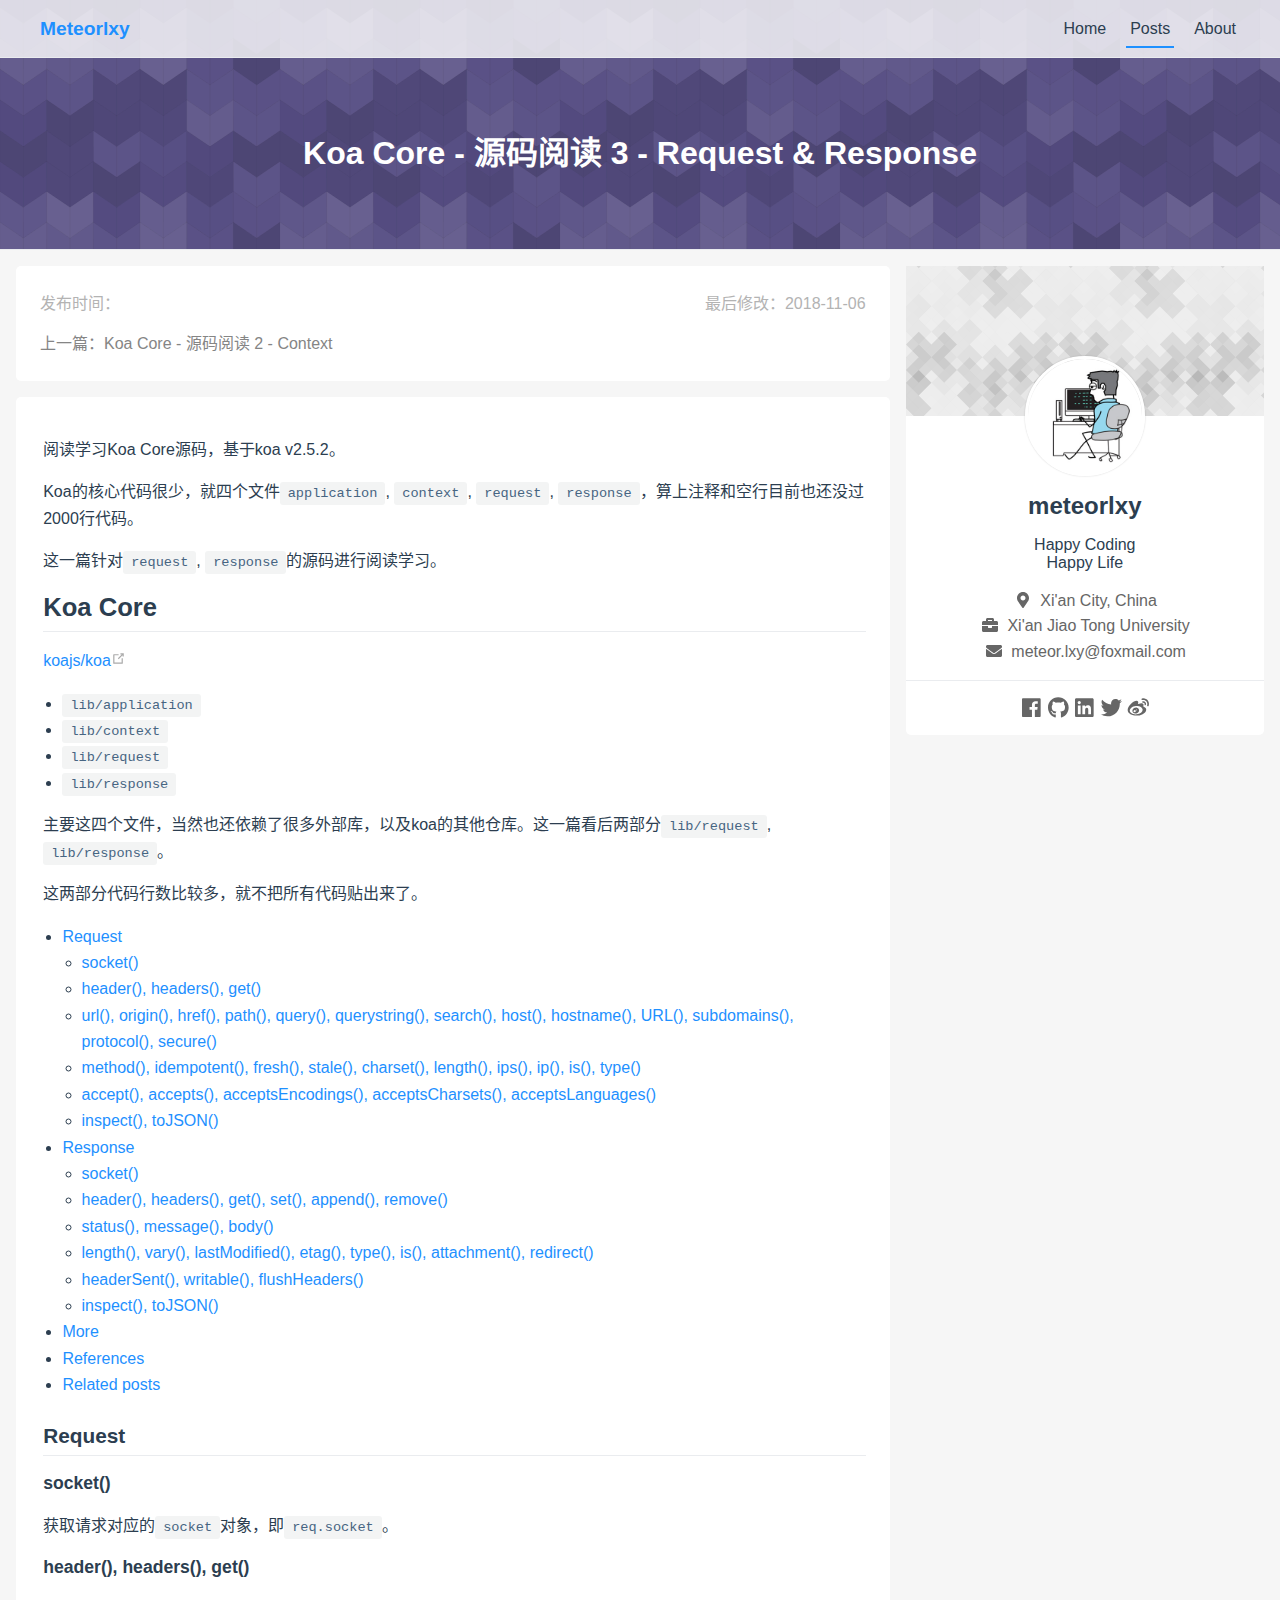
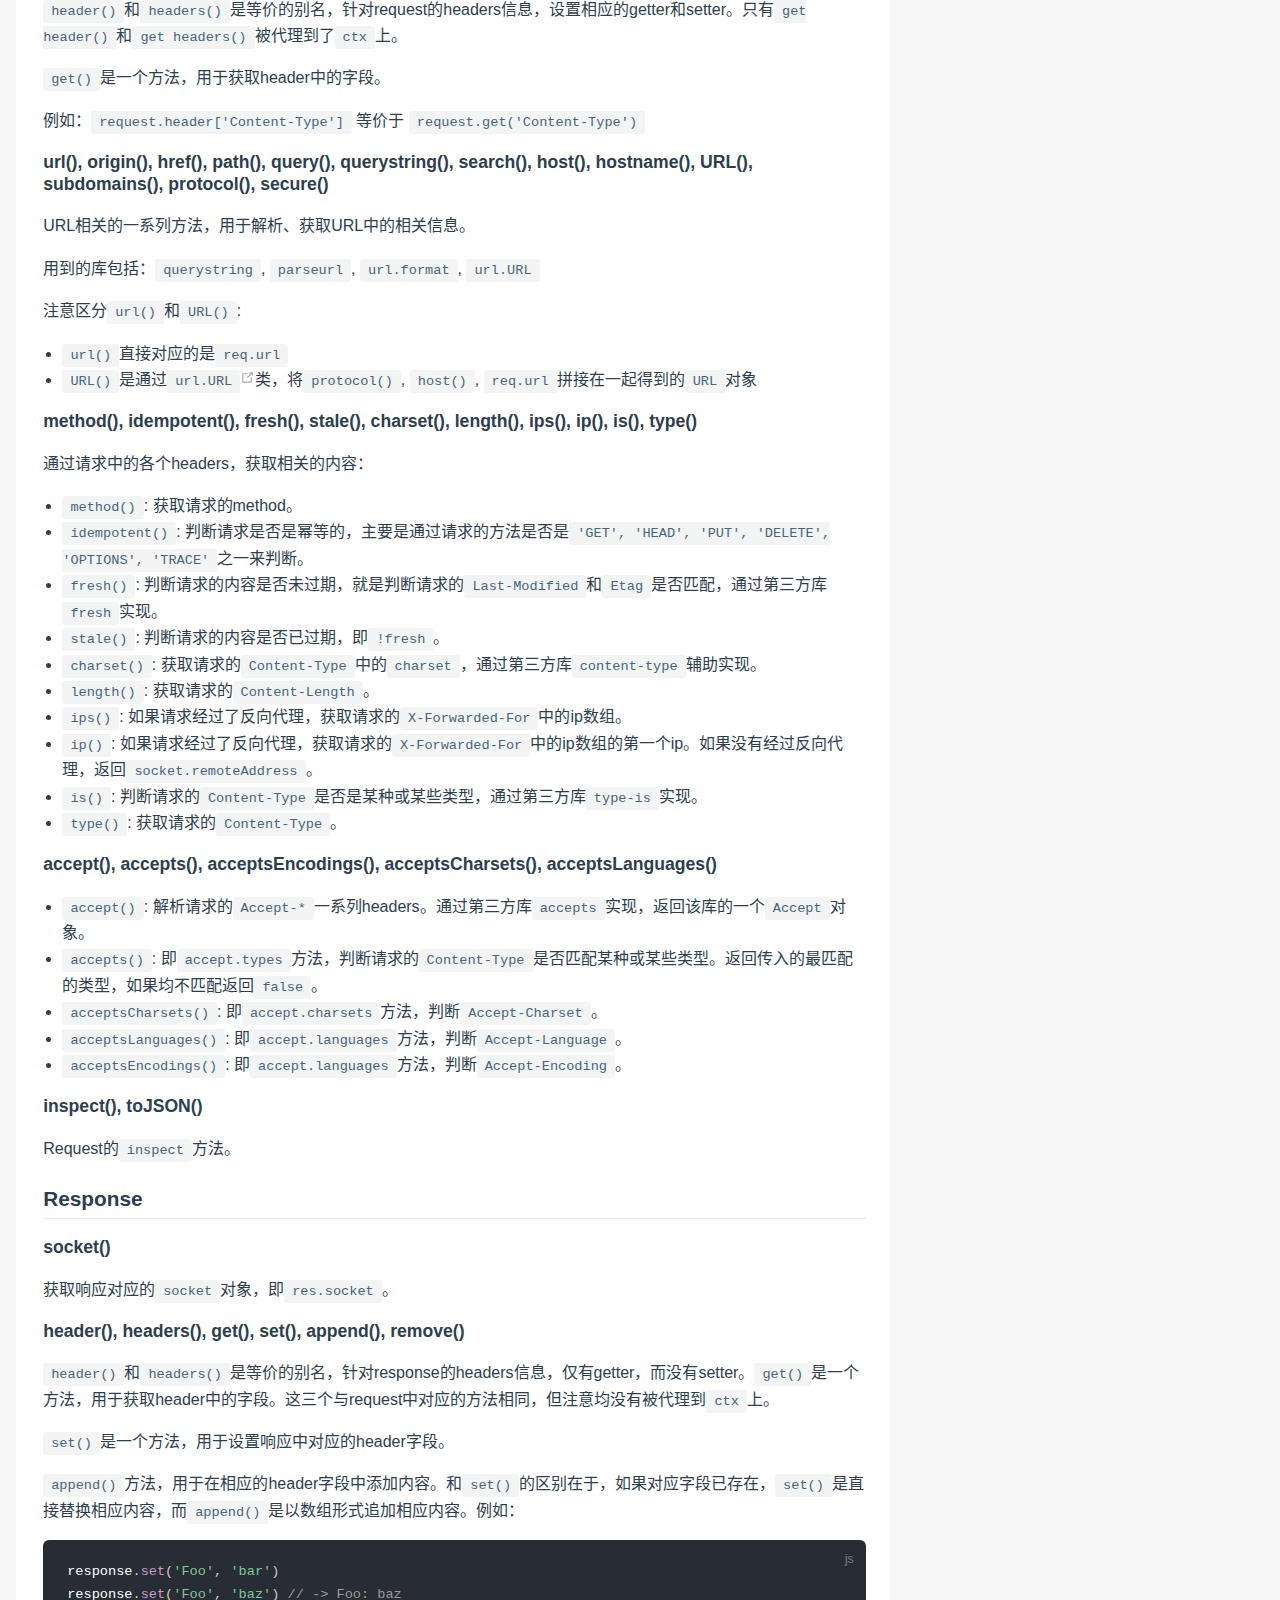
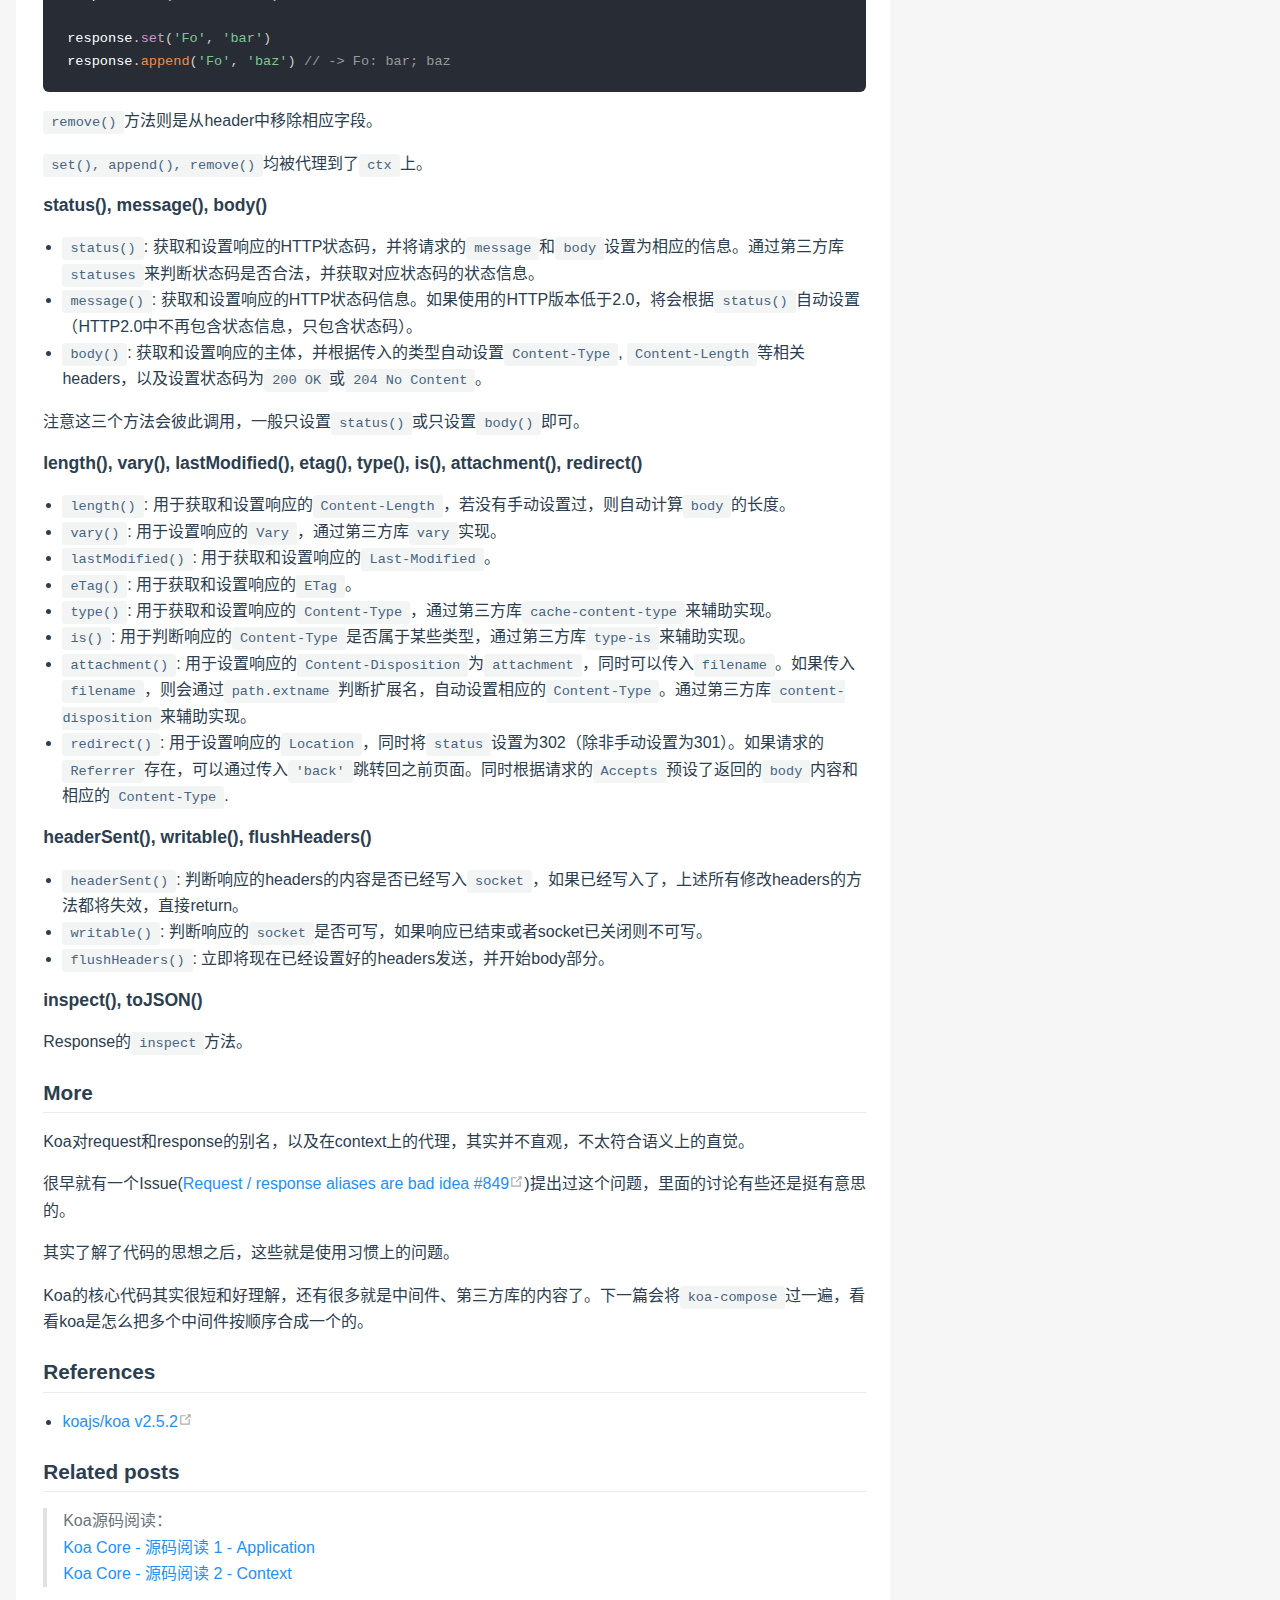
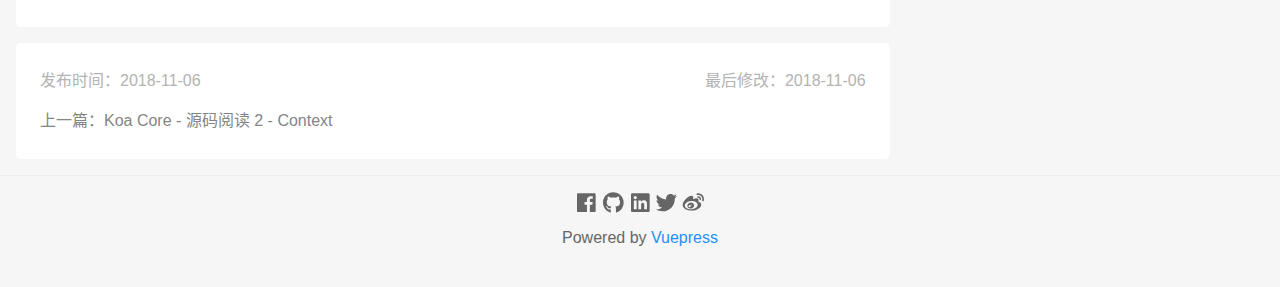
<file: posts/2018-11-06-koa-core-read-source-code-part-3.html>
<!DOCTYPE html>
<html lang="zh-CN">
  <head>
    <meta charset="utf-8">
    <meta name="viewport" content="width=device-width,initial-scale=1">
    <title>Koa Core - 源码阅读 3 - Request &amp; Response | Meteorlxy</title>
    <meta name="description" content="Read and learn the source code of koa core. Part 3: Request &amp; Response">
    <link rel="icon" href="/assets/img/avator.jpg">
    
    <link rel="preload" href="/assets/js/vendor.vue.1003d77e.js" as="script"><link rel="preload" href="/assets/css/0.styles.b0f8b2d0.css" as="style"><link rel="preload" href="/assets/js/vendor.commons.b0f8b2d0.js" as="script"><link rel="preload" href="/assets/js/app.c51640d2.js" as="script"><link rel="preload" href="/assets/js/11.f6a7568a.js" as="script"><link rel="prefetch" href="/assets/js/2.56e6470e.js"><link rel="prefetch" href="/assets/js/3.d13b8ad1.js"><link rel="prefetch" href="/assets/js/4.60ccc30f.js"><link rel="prefetch" href="/assets/js/5.5f8353b0.js"><link rel="prefetch" href="/assets/js/6.915589f0.js"><link rel="prefetch" href="/assets/js/7.9a9c4d4f.js"><link rel="prefetch" href="/assets/js/8.4d01ebef.js"><link rel="prefetch" href="/assets/js/9.1542fb68.js"><link rel="prefetch" href="/assets/js/10.4a3bb117.js"><link rel="prefetch" href="/assets/js/12.a1be51cf.js">
    <link rel="stylesheet" href="/assets/css/0.styles.b0f8b2d0.css">
  </head>
  <body>
    <div id="app" data-server-rendered="true"><div id="app"><header class="header" data-v-5368a541><div data-v-86f5b6a2 data-v-5368a541><nav class="navbar" data-v-86f5b6a2><div class="container" data-v-86f5b6a2><a href="/" class="router-link-active" data-v-86f5b6a2><span class="navbar-site-name" data-v-86f5b6a2>
          Meteorlxy
        </span></a> <div class="navbar-links" data-v-86f5b6a2><a href="/" class="navbar-link" data-v-86f5b6a2>
          Home
        </a><a href="/posts/" class="navbar-link router-link-active" data-v-86f5b6a2>
          Posts
        </a><a href="/about/" class="navbar-link" data-v-86f5b6a2>
          About
        </a></div></div></nav> <div class="navbar-holder" style="display:none;" data-v-86f5b6a2></div></div> <div class="banner" data-v-6d941e04 data-v-5368a541 data-v-5368a541><div class="container" data-v-6d941e04><div class="center" data-v-6d941e04><h1 data-v-6d941e04>Koa Core - 源码阅读 3 - Request &amp; Response</h1></div></div></div></header> <div class="container clearfix show-aside" data-v-4a7290b2 data-v-4a7290b2><main class="main" data-v-4a7290b2><article class="post" data-v-4a7290b2 data-v-4a7290b2><section class="post-meta main-div" data-v-14b3e8ca><section class="post-date clearfix" data-v-14b3e8ca><span class="create-date" data-v-14b3e8ca>发布时间：2018-11-06</span> <span class="update-date" data-v-14b3e8ca>
      最后修改：2018-11-06
    </span></section> <section class="post-links" data-v-14b3e8ca><a href="/posts/2018-09-26-koa-core-read-source-code-part-2.html" class="post-link" data-v-14b3e8ca>
      上一篇：Koa Core - 源码阅读 2 - Context
    </a> <!----></section></section> <div class="content custom post-content markdown-body"><p>阅读学习Koa Core源码，基于koa v2.5.2。</p> <p>Koa的核心代码很少，就四个文件<code>application</code>, <code>context</code>, <code>request</code>, <code>response</code>，算上注释和空行目前也还没过2000行代码。</p> <p>这一篇针对<code>request</code>, <code>response</code>的源码进行阅读学习。</p> <h1 id="koa-core"><a href="#koa-core" aria-hidden="true" class="header-anchor">#</a> Koa Core</h1> <p><a href="https://github.com/koajs/koa/tree/2.5.2" target="_blank" rel="noopener noreferrer">koajs/koa<svg xmlns="http://www.w3.org/2000/svg" aria-hidden="true" x="0px" y="0px" viewBox="0 0 100 100" width="15" height="15" class="icon outbound"><path fill="currentColor" d="M18.8,85.1h56l0,0c2.2,0,4-1.8,4-4v-32h-8v28h-48v-48h28v-8h-32l0,0c-2.2,0-4,1.8-4,4v56C14.8,83.3,16.6,85.1,18.8,85.1z"></path> <polygon fill="currentColor" points="45.7,48.7 51.3,54.3 77.2,28.5 77.2,37.2 85.2,37.2 85.2,14.9 62.8,14.9 62.8,22.9 71.5,22.9"></polygon></svg></a></p> <ul><li><code>lib/application</code></li> <li><code>lib/context</code></li> <li><code>lib/request</code></li> <li><code>lib/response</code></li></ul> <p>主要这四个文件，当然也还依赖了很多外部库，以及koa的其他仓库。这一篇看后两部分<code>lib/request</code>, <code>lib/response</code>。</p> <p>这两部分代码行数比较多，就不把所有代码贴出来了。</p> <p></p><div class="table-of-contents"><ul><li><a href="#request">Request</a><ul><li><a href="#socket">socket()</a></li><li><a href="#header-headers-get">header(), headers(), get()</a></li><li><a href="#url-origin-href-path-query-querystring-search-host-hostname-url-subdomains-protocol-secure">url(), origin(), href(), path(), query(), querystring(), search(), host(), hostname(), URL(), subdomains(), protocol(), secure()</a></li><li><a href="#method-idempotent-fresh-stale-charset-length-ips-ip-is-type">method(), idempotent(), fresh(), stale(), charset(), length(), ips(), ip(), is(), type()</a></li><li><a href="#accept-accepts-acceptsencodings-acceptscharsets-acceptslanguages">accept(), accepts(), acceptsEncodings(), acceptsCharsets(), acceptsLanguages()</a></li><li><a href="#inspect-tojson">inspect(), toJSON()</a></li></ul></li><li><a href="#response">Response</a><ul><li><a href="#socket">socket()</a></li><li><a href="#header-headers-get-set-append-remove">header(), headers(), get(), set(), append(), remove()</a></li><li><a href="#status-message-body">status(), message(), body()</a></li><li><a href="#length-vary-lastmodified-etag-type-is-attachment-redirect">length(), vary(), lastModified(), etag(), type(), is(), attachment(), redirect()</a></li><li><a href="#headersent-writable-flushheaders">headerSent(), writable(), flushHeaders()</a></li><li><a href="#inspect-tojson">inspect(), toJSON()</a></li></ul></li><li><a href="#more">More</a></li><li><a href="#references">References</a></li><li><a href="#related-posts">Related posts</a></li></ul></div><p></p> <h2 id="request"><a href="#request" aria-hidden="true" class="header-anchor">#</a> Request</h2> <h3 id="socket"><a href="#socket" aria-hidden="true" class="header-anchor">#</a> socket()</h3> <p>获取请求对应的<code>socket</code>对象，即<code>req.socket</code>。</p> <h3 id="header-headers-get"><a href="#header-headers-get" aria-hidden="true" class="header-anchor">#</a> header(), headers(), get()</h3> <p><code>header()</code>和<code>headers()</code>是等价的别名，针对request的headers信息，设置相应的getter和setter。只有<code>get header()</code>和<code>get headers()</code>被代理到了<code>ctx</code>上。</p> <p><code>get()</code>是一个方法，用于获取header中的字段。</p> <p>例如：<code>request.header['Content-Type']</code> 等价于 <code>request.get('Content-Type')</code></p> <h3 id="url-origin-href-path-query-querystring-search-host-hostname-url-subdomains-protocol-secure"><a href="#url-origin-href-path-query-querystring-search-host-hostname-url-subdomains-protocol-secure" aria-hidden="true" class="header-anchor">#</a> url(), origin(), href(), path(), query(), querystring(), search(), host(), hostname(), URL(), subdomains(), protocol(), secure()</h3> <p>URL相关的一系列方法，用于解析、获取URL中的相关信息。</p> <p>用到的库包括：<code>querystring</code>, <code>parseurl</code>, <code>url.format</code>, <code>url.URL</code></p> <p>注意区分<code>url()</code>和<code>URL()</code>:</p> <ul><li><code>url()</code>直接对应的是<code>req.url</code></li> <li><code>URL()</code>是通过<a href="https://nodejs.org/api/url.html#url_class_url" target="_blank" rel="noopener noreferrer"><code>url.URL</code><svg xmlns="http://www.w3.org/2000/svg" aria-hidden="true" x="0px" y="0px" viewBox="0 0 100 100" width="15" height="15" class="icon outbound"><path fill="currentColor" d="M18.8,85.1h56l0,0c2.2,0,4-1.8,4-4v-32h-8v28h-48v-48h28v-8h-32l0,0c-2.2,0-4,1.8-4,4v56C14.8,83.3,16.6,85.1,18.8,85.1z"></path> <polygon fill="currentColor" points="45.7,48.7 51.3,54.3 77.2,28.5 77.2,37.2 85.2,37.2 85.2,14.9 62.8,14.9 62.8,22.9 71.5,22.9"></polygon></svg></a>类，将<code>protocol()</code>, <code>host()</code>, <code>req.url</code>拼接在一起得到的<code>URL</code>对象</li></ul> <h3 id="method-idempotent-fresh-stale-charset-length-ips-ip-is-type"><a href="#method-idempotent-fresh-stale-charset-length-ips-ip-is-type" aria-hidden="true" class="header-anchor">#</a> method(), idempotent(), fresh(), stale(), charset(), length(), ips(), ip(), is(), type()</h3> <p>通过请求中的各个headers，获取相关的内容：</p> <ul><li><code>method()</code>: 获取请求的method。</li> <li><code>idempotent()</code>: 判断请求是否是幂等的，主要是通过请求的方法是否是<code>'GET', 'HEAD', 'PUT', 'DELETE', 'OPTIONS', 'TRACE'</code>之一来判断。</li> <li><code>fresh()</code>: 判断请求的内容是否未过期，就是判断请求的<code>Last-Modified</code>和<code>Etag</code>是否匹配，通过第三方库<code>fresh</code>实现。</li> <li><code>stale()</code>: 判断请求的内容是否已过期，即<code>!fresh</code>。</li> <li><code>charset()</code>: 获取请求的<code>Content-Type</code>中的<code>charset</code>，通过第三方库<code>content-type</code>辅助实现。</li> <li><code>length()</code>: 获取请求的<code>Content-Length</code>。</li> <li><code>ips()</code>: 如果请求经过了反向代理，获取请求的<code>X-Forwarded-For</code>中的ip数组。</li> <li><code>ip()</code>: 如果请求经过了反向代理，获取请求的<code>X-Forwarded-For</code>中的ip数组的第一个ip。如果没有经过反向代理，返回<code>socket.remoteAddress</code>。</li> <li><code>is()</code>: 判断请求的<code>Content-Type</code>是否是某种或某些类型，通过第三方库<code>type-is</code>实现。</li> <li><code>type()</code>: 获取请求的<code>Content-Type</code>。</li></ul> <h3 id="accept-accepts-acceptsencodings-acceptscharsets-acceptslanguages"><a href="#accept-accepts-acceptsencodings-acceptscharsets-acceptslanguages" aria-hidden="true" class="header-anchor">#</a> accept(), accepts(), acceptsEncodings(), acceptsCharsets(), acceptsLanguages()</h3> <ul><li><code>accept()</code>: 解析请求的<code>Accept-*</code>一系列headers。通过第三方库<code>accepts</code>实现，返回该库的一个<code>Accept</code>对象。</li> <li><code>accepts()</code>: 即<code>accept.types</code>方法，判断请求的<code>Content-Type</code>是否匹配某种或某些类型。返回传入的最匹配的类型，如果均不匹配返回<code>false</code>。</li> <li><code>acceptsCharsets()</code>: 即<code>accept.charsets</code>方法，判断<code>Accept-Charset</code>。</li> <li><code>acceptsLanguages()</code>: 即<code>accept.languages</code>方法，判断<code>Accept-Language</code>。</li> <li><code>acceptsEncodings()</code>: 即<code>accept.languages</code>方法，判断<code>Accept-Encoding</code>。</li></ul> <h3 id="inspect-tojson"><a href="#inspect-tojson" aria-hidden="true" class="header-anchor">#</a> inspect(), toJSON()</h3> <p>Request的<code>inspect</code>方法。</p> <h2 id="response"><a href="#response" aria-hidden="true" class="header-anchor">#</a> Response</h2> <h3 id="socket-2"><a href="#socket-2" aria-hidden="true" class="header-anchor">#</a> socket()</h3> <p>获取响应对应的<code>socket</code>对象，即<code>res.socket</code>。</p> <h3 id="header-headers-get-set-append-remove"><a href="#header-headers-get-set-append-remove" aria-hidden="true" class="header-anchor">#</a> header(), headers(), get(), set(), append(), remove()</h3> <p><code>header()</code>和<code>headers()</code>是等价的别名，针对response的headers信息，仅有getter，而没有setter。<code>get()</code>是一个方法，用于获取header中的字段。这三个与request中对应的方法相同，但注意均没有被代理到<code>ctx</code>上。</p> <p><code>set()</code>是一个方法，用于设置响应中对应的header字段。</p> <p><code>append()</code>方法，用于在相应的header字段中添加内容。和<code>set()</code>的区别在于，如果对应字段已存在，<code>set()</code>是直接替换相应内容，而<code>append()</code>是以数组形式追加相应内容。例如：</p> <div class="language-js extra-class"><pre class="language-js"><code>response<span class="token punctuation">.</span><span class="token keyword">set</span><span class="token punctuation">(</span><span class="token string">'Foo'</span><span class="token punctuation">,</span> <span class="token string">'bar'</span><span class="token punctuation">)</span>
response<span class="token punctuation">.</span><span class="token keyword">set</span><span class="token punctuation">(</span><span class="token string">'Foo'</span><span class="token punctuation">,</span> <span class="token string">'baz'</span><span class="token punctuation">)</span> <span class="token comment">// -&gt; Foo: baz</span>

response<span class="token punctuation">.</span><span class="token keyword">set</span><span class="token punctuation">(</span><span class="token string">'Fo'</span><span class="token punctuation">,</span> <span class="token string">'bar'</span><span class="token punctuation">)</span>
response<span class="token punctuation">.</span><span class="token function">append</span><span class="token punctuation">(</span><span class="token string">'Fo'</span><span class="token punctuation">,</span> <span class="token string">'baz'</span><span class="token punctuation">)</span> <span class="token comment">// -&gt; Fo: bar; baz</span>
</code></pre></div><p><code>remove()</code>方法则是从header中移除相应字段。</p> <p><code>set(), append(), remove()</code>均被代理到了<code>ctx</code>上。</p> <h3 id="status-message-body"><a href="#status-message-body" aria-hidden="true" class="header-anchor">#</a> status(), message(), body()</h3> <ul><li><code>status()</code>: 获取和设置响应的HTTP状态码，并将请求的<code>message</code>和<code>body</code>设置为相应的信息。通过第三方库<code>statuses</code>来判断状态码是否合法，并获取对应状态码的状态信息。</li> <li><code>message()</code>: 获取和设置响应的HTTP状态码信息。如果使用的HTTP版本低于2.0，将会根据<code>status()</code>自动设置（HTTP2.0中不再包含状态信息，只包含状态码）。</li> <li><code>body()</code>: 获取和设置响应的主体，并根据传入的类型自动设置<code>Content-Type</code>, <code>Content-Length</code>等相关headers，以及设置状态码为<code>200 OK</code>或<code>204 No Content</code>。</li></ul> <p>注意这三个方法会彼此调用，一般只设置<code>status()</code>或只设置<code>body()</code>即可。</p> <h3 id="length-vary-lastmodified-etag-type-is-attachment-redirect"><a href="#length-vary-lastmodified-etag-type-is-attachment-redirect" aria-hidden="true" class="header-anchor">#</a> length(), vary(), lastModified(), etag(), type(), is(), attachment(), redirect()</h3> <ul><li><code>length()</code>: 用于获取和设置响应的<code>Content-Length</code>，若没有手动设置过，则自动计算<code>body</code>的长度。</li> <li><code>vary()</code>: 用于设置响应的<code>Vary</code>，通过第三方库<code>vary</code>实现。</li> <li><code>lastModified()</code>: 用于获取和设置响应的<code>Last-Modified</code>。</li> <li><code>eTag()</code>: 用于获取和设置响应的<code>ETag</code>。</li> <li><code>type()</code>: 用于获取和设置响应的<code>Content-Type</code>，通过第三方库<code>cache-content-type</code>来辅助实现。</li> <li><code>is()</code>: 用于判断响应的<code>Content-Type</code>是否属于某些类型，通过第三方库<code>type-is</code>来辅助实现。</li> <li><code>attachment()</code>: 用于设置响应的<code>Content-Disposition</code>为<code>attachment</code>，同时可以传入<code>filename</code>。如果传入<code>filename</code>，则会通过<code>path.extname</code>判断扩展名，自动设置相应的<code>Content-Type</code>。通过第三方库<code>content-disposition</code>来辅助实现。</li> <li><code>redirect()</code>: 用于设置响应的<code>Location</code>，同时将<code>status</code>设置为302（除非手动设置为301）。如果请求的<code>Referrer</code>存在，可以通过传入<code>'back'</code>跳转回之前页面。同时根据请求的<code>Accepts</code>预设了返回的<code>body</code>内容和相应的<code>Content-Type</code>.</li></ul> <h3 id="headersent-writable-flushheaders"><a href="#headersent-writable-flushheaders" aria-hidden="true" class="header-anchor">#</a> headerSent(), writable(), flushHeaders()</h3> <ul><li><code>headerSent()</code>: 判断响应的headers的内容是否已经写入<code>socket</code>，如果已经写入了，上述所有修改headers的方法都将失效，直接return。</li> <li><code>writable()</code>: 判断响应的<code>socket</code>是否可写，如果响应已结束或者socket已关闭则不可写。</li> <li><code>flushHeaders()</code>: 立即将现在已经设置好的headers发送，并开始body部分。</li></ul> <h3 id="inspect-tojson-2"><a href="#inspect-tojson-2" aria-hidden="true" class="header-anchor">#</a> inspect(), toJSON()</h3> <p>Response的<code>inspect</code>方法。</p> <h2 id="more"><a href="#more" aria-hidden="true" class="header-anchor">#</a> More</h2> <p>Koa对request和response的别名，以及在context上的代理，其实并不直观，不太符合语义上的直觉。</p> <p>很早就有一个Issue(<a href="https://github.com/koajs/koa/issues/849" target="_blank" rel="noopener noreferrer">Request / response aliases are bad idea #849<svg xmlns="http://www.w3.org/2000/svg" aria-hidden="true" x="0px" y="0px" viewBox="0 0 100 100" width="15" height="15" class="icon outbound"><path fill="currentColor" d="M18.8,85.1h56l0,0c2.2,0,4-1.8,4-4v-32h-8v28h-48v-48h28v-8h-32l0,0c-2.2,0-4,1.8-4,4v56C14.8,83.3,16.6,85.1,18.8,85.1z"></path> <polygon fill="currentColor" points="45.7,48.7 51.3,54.3 77.2,28.5 77.2,37.2 85.2,37.2 85.2,14.9 62.8,14.9 62.8,22.9 71.5,22.9"></polygon></svg></a>)提出过这个问题，里面的讨论有些还是挺有意思的。</p> <p>其实了解了代码的思想之后，这些就是使用习惯上的问题。</p> <p>Koa的核心代码其实很短和好理解，还有很多就是中间件、第三方库的内容了。下一篇会将<code>koa-compose</code>过一遍，看看koa是怎么把多个中间件按顺序合成一个的。</p> <h2 id="references"><a href="#references" aria-hidden="true" class="header-anchor">#</a> References</h2> <ul><li><a href="https://github.com/koajs/koa/tree/2.5.2" target="_blank" rel="noopener noreferrer">koajs/koa v2.5.2<svg xmlns="http://www.w3.org/2000/svg" aria-hidden="true" x="0px" y="0px" viewBox="0 0 100 100" width="15" height="15" class="icon outbound"><path fill="currentColor" d="M18.8,85.1h56l0,0c2.2,0,4-1.8,4-4v-32h-8v28h-48v-48h28v-8h-32l0,0c-2.2,0-4,1.8-4,4v56C14.8,83.3,16.6,85.1,18.8,85.1z"></path> <polygon fill="currentColor" points="45.7,48.7 51.3,54.3 77.2,28.5 77.2,37.2 85.2,37.2 85.2,14.9 62.8,14.9 62.8,22.9 71.5,22.9"></polygon></svg></a></li></ul> <h2 id="related-posts"><a href="#related-posts" aria-hidden="true" class="header-anchor">#</a> Related posts</h2> <blockquote><p>Koa源码阅读：<br> <a href="/posts/2018-08-15-koa-core-read-source-code-part-1.html">Koa Core - 源码阅读 1 - Application</a><br> <a href="/posts/2018-09-26-koa-core-read-source-code-part-2.html">Koa Core - 源码阅读 2 - Context</a></p></blockquote></div> <section class="post-meta main-div" data-v-14b3e8ca><section class="post-date clearfix" data-v-14b3e8ca><span class="create-date" data-v-14b3e8ca>发布时间：2018-11-06</span> <span class="update-date" data-v-14b3e8ca>
      最后修改：2018-11-06
    </span></section> <section class="post-links" data-v-14b3e8ca><a href="/posts/2018-09-26-koa-core-read-source-code-part-2.html" class="post-link" data-v-14b3e8ca>
      上一篇：Koa Core - 源码阅读 2 - Context
    </a> <!----></section></section></article></main> <aside class="aside" data-v-4a7290b2><div class="info-card main-div" data-v-082daf99 data-v-4a7290b2><div class="info-card-header" style="background-image:null;" data-v-082daf99><img src="/assets/img/avator.jpg" alt="meteorlxy" class="info-avator" data-v-082daf99></div> <div class="info-card-body" data-v-082daf99><section class="info-nickname" data-v-082daf99>meteorlxy</section> <section class="info-desc" data-v-082daf99>Happy Coding<br/>Happy Life</section> <section class="info-contact" data-v-082daf99><section data-v-082daf99><span title="Xi'an City, China" class="info info-location" data-v-082daf99><!----> <span class="info-text" style="margin-left:0.2rem;">Xi'an City, China</span></span></section> <section data-v-082daf99><span title="Xi'an Jiao Tong University" class="info info-organization" data-v-082daf99><!----> <span class="info-text" style="margin-left:0.2rem;">Xi'an Jiao Tong University</span></span></section> <section data-v-082daf99><a href="mailto:meteor.lxy@foxmail.com" title="meteor.lxy@foxmail.com" class="info info-email" data-v-082daf99><!----> <span class="info-text" style="margin-left:0.2rem;">meteor.lxy@foxmail.com</span></a></section></section></div> <div class="info-card-footer" data-v-082daf99><section class="info-sns clearfix" data-v-082daf99><a href="https://www.facebook.com/meteorlxy.cn" target="_blank" class="sns-link" data-v-082daf99><span title="Facebook: meteorlxy.cn" class="sns-icon" data-v-082daf99><!----></span></a><a href="https://github.com/meteorlxy" target="_blank" class="sns-link" data-v-082daf99><span title="GitHub: meteorlxy" class="sns-icon" data-v-082daf99><!----></span></a><a href="http://www.linkedin.com/in/meteorlxy" target="_blank" class="sns-link" data-v-082daf99><span title="LinkedIn: meteorlxy" class="sns-icon" data-v-082daf99><!----></span></a><a href="https://twitter.com/meteorlxy_cn" target="_blank" class="sns-link" data-v-082daf99><span title="Twitter: meteorlxy_cn" class="sns-icon" data-v-082daf99><!----></span></a><a href="https://weibo.com/u/2039655434" target="_blank" class="sns-link" data-v-082daf99><span title="WeiBo: @焦炭君_Meteor" class="sns-icon" data-v-082daf99><!----></span></a></section></div></div></aside></div> <footer class="footer" data-v-509fd749><p class="sns-links" data-v-509fd749><a href="https://www.facebook.com/meteorlxy.cn" target="_blank" class="sns-link" data-v-509fd749><span title="Facebook: meteorlxy.cn" class="sns-icon" data-v-509fd749><!----></span></a><a href="https://github.com/meteorlxy" target="_blank" class="sns-link" data-v-509fd749><span title="GitHub: meteorlxy" class="sns-icon" data-v-509fd749><!----></span></a><a href="http://www.linkedin.com/in/meteorlxy" target="_blank" class="sns-link" data-v-509fd749><span title="LinkedIn: meteorlxy" class="sns-icon" data-v-509fd749><!----></span></a><a href="https://twitter.com/meteorlxy_cn" target="_blank" class="sns-link" data-v-509fd749><span title="Twitter: meteorlxy_cn" class="sns-icon" data-v-509fd749><!----></span></a><a href="https://weibo.com/u/2039655434" target="_blank" class="sns-link" data-v-509fd749><span title="WeiBo: @焦炭君_Meteor" class="sns-icon" data-v-509fd749><!----></span></a></p> <p data-v-509fd749><span data-v-509fd749>Powered by </span> <a href="https://vuepress.vuejs.org" target="_blank" data-v-509fd749>Vuepress</a></p></footer></div></div>
    <script src="/assets/js/vendor.vue.1003d77e.js" defer></script><script src="/assets/js/11.f6a7568a.js" defer></script><script src="/assets/js/vendor.commons.b0f8b2d0.js" defer></script><script src="/assets/js/app.c51640d2.js" defer></script>
  </body>
</html>
</file>
<file: assets/css/0.styles.b0f8b2d0.css>
.fade-slide-y-enter-active{transition:all .3s ease}.fade-slide-y-leave-active{transition:all .3s cubic-bezier(1,.5,.8,1)}.fade-slide-y-enter,.fade-slide-y-leave-to{-webkit-transform:translateY(10px);transform:translateY(10px);opacity:0}.fade-slide-x-enter-active{transition:all .3s ease}.fade-slide-x-leave-active{transition:all .3s cubic-bezier(1,.5,.8,1)}.fade-slide-x-enter,.fade-slide-x-leave-to{-webkit-transform:translateX(10px);transform:translateX(10px);opacity:0}.navbar-holder[data-v-86f5b6a2],.navbar[data-v-86f5b6a2]{position:relative;height:3.6rem}.navbar[data-v-86f5b6a2]{z-index:20;top:0;left:0;right:0;box-sizing:border-box;line-height:2.2rem;padding:.7rem 1.5rem;border-bottom:1px solid #eaecef;color:#2c3e50;background-color:hsla(0,0%,100%,.8);transition:all .5s ease-out;overflow:hidden}.navbar.fixed[data-v-86f5b6a2]{position:fixed;background-color:#fff}.navbar .navbar-site-name[data-v-86f5b6a2]{position:relative;font-size:1.2rem;font-weight:600;color:#1e90ff}.navbar .navbar-links[data-v-86f5b6a2]{float:right;margin:0;padding:0;line-height:2.2rem;list-style:none}.navbar .navbar-links .navbar-link[data-v-86f5b6a2]{display:inline-block;height:100%;padding:0 .25rem;margin-left:1rem;margin-bottom:-10px;border-bottom:2px solid transparent;color:#2c3e50;transition:all .3s}.navbar .navbar-links .navbar-link.router-link-active[data-v-86f5b6a2],.navbar .navbar-links .navbar-link[data-v-86f5b6a2]:hover{border-bottom:2px solid #1e90ff}.banner[data-v-6d941e04]{cursor:default;height:12rem;border-bottom:1px solid #eaecef;color:#fff}.banner .container[data-v-6d941e04]{height:100%;display:flex;align-items:center;justify-content:center}.banner .container .center[data-v-6d941e04]{z-index:19;text-align:center;transition:all .2s ease-in-out}.banner .container .center[data-v-6d941e04]:hover{-webkit-transform:scale(1.2);transform:scale(1.2)}.header[data-v-5368a541]{background-color:#fff;transition:all .5s ease-in-out}.info{cursor:default}.info:not(:first-child){margin-left:1rem}.sns-link .sns-icon{color:#666;transition:all .5s ease-out}.sns-link .sns-icon:hover{color:#1e90ff}.info-card[data-v-082daf99]{padding:0}.info-card a[data-v-082daf99]{color:#666;font-weight:400}.info-card .info-card-header[data-v-082daf99]{height:150px;margin-bottom:60px}.info-card .info-card-header .info-avator[data-v-082daf99]{display:block;width:120px;height:120px;margin:0 auto;border:3px solid #fff;border-radius:50%;box-shadow:0 0 2px rgba(0,0,0,.2);-webkit-transform:translateY(90px);transform:translateY(90px)}.info-card .info-card-body[data-v-082daf99]{cursor:default;padding:1rem;border-bottom:1px solid #eaecef;text-align:center}.info-card .info-card-body .info-nickname[data-v-082daf99]{display:block;font-size:1.5rem;font-weight:700;text-align:center}.info-card .info-card-body .info-desc[data-v-082daf99]{margin:1rem 0}.info-card .info-card-body .info-contact[data-v-082daf99]{color:#666;word-break:break-all;line-height:160%}.info-card .info-card-footer[data-v-082daf99]{text-align:center;padding:1rem}.posts-list-item[data-v-141f313d]{padding:0 .5rem}.posts-list-item[data-v-141f313d]:not(:last-child){border-bottom:1px solid #eaecef}.posts-list-item .post-title[data-v-141f313d]{color:#2c3e50;transition:all .2s}.posts-list-item .post-info-list[data-v-141f313d]{color:#999}.posts-list-item .post-excerpt[data-v-141f313d]{color:#666;text-align:justify}.posts-list-item .post-link[data-v-141f313d]:hover{text-decoration:none}.posts-list-item .post-link:hover .post-title[data-v-141f313d]{color:#1e90ff}.post-tag{display:inline-block;height:2.2rem;line-height:1rem;padding:.6rem .9rem;color:#757575;background-color:#eee;transition:color .2s ease-out}.post-tag:hover{cursor:pointer;color:#1e90ff}.post-tag .post-tag-name{display:inline-block;height:100%;font-size:1rem;margin-left:.3rem}.post-tag:not(:first-of-type),.tag-checkbox[data-v-1319c9c7]:not(:first-child){margin-left:.3rem}.tag-checkbox input[type=checkbox]:checked+.post-tag[data-v-1319c9c7]{color:#1e90ff;font-weight:700}.post-meta .post-date[data-v-14b3e8ca]{color:#b3b3b3;margin-bottom:1rem}.post-meta .post-date .create-date[data-v-14b3e8ca]{float:left}.post-meta .post-date .update-date[data-v-14b3e8ca]{float:right}.post-meta .post-links .post-link[data-v-14b3e8ca]{display:block;line-height:1.7;color:#858585;font-weight:400;transition:all .2s}.post-meta .post-links .post-link[data-v-14b3e8ca]:hover{color:#1e90ff}.container[data-v-4a7290b2]{position:relative;margin:1rem auto}@media (max-width:767px){.container[data-v-4a7290b2]{margin:.5rem auto}}.container:not(.show-aside) .main[data-v-4a7290b2]{width:100%}.container:not(.show-aside) .aside[data-v-4a7290b2]{display:none}@media (min-width:1440px){.container.show-aside .main[data-v-4a7290b2]{width:75%}.container.show-aside .aside[data-v-4a7290b2]{width:25%}}@media (max-width:1439px) and (min-width:768px){.container.show-aside .main[data-v-4a7290b2]{width:70%}.container.show-aside .aside[data-v-4a7290b2]{width:30%}}@media (min-width:768px){.container.show-aside .main[data-v-4a7290b2]{float:left}.container.show-aside .aside[data-v-4a7290b2]{float:left;padding-left:1rem}}@media (max-width:767px){.container.show-aside .main[data-v-4a7290b2]{width:100%}.container.show-aside .aside[data-v-4a7290b2]{display:none}}.footer[data-v-509fd749]{color:#666;padding-bottom:1.5rem;text-align:center;border-top:1px solid #eaecef}code[class*=language-],pre[class*=language-]{color:#ccc;background:none;font-family:Consolas,Monaco,Andale Mono,Ubuntu Mono,monospace;text-align:left;white-space:pre;word-spacing:normal;word-break:normal;word-wrap:normal;line-height:1.5;-moz-tab-size:4;-o-tab-size:4;tab-size:4;-webkit-hyphens:none;-moz-hyphens:none;-ms-hyphens:none;hyphens:none}pre[class*=language-]{padding:1em;margin:.5em 0;overflow:auto}:not(pre)>code[class*=language-],pre[class*=language-]{background:#2d2d2d}:not(pre)>code[class*=language-]{padding:.1em;border-radius:.3em;white-space:normal}.token.block-comment,.token.cdata,.token.comment,.token.doctype,.token.prolog{color:#999}.token.punctuation{color:#ccc}.token.attr-name,.token.deleted,.token.namespace,.token.tag{color:#e2777a}.token.function-name{color:#6196cc}.token.boolean,.token.function,.token.number{color:#f08d49}.token.class-name,.token.constant,.token.property,.token.symbol{color:#f8c555}.token.atrule,.token.builtin,.token.important,.token.keyword,.token.selector{color:#cc99cd}.token.attr-value,.token.char,.token.regex,.token.string,.token.variable{color:#7ec699}.token.entity,.token.operator,.token.url{color:#67cdcc}.token.bold,.token.important{font-weight:700}.token.italic{font-style:italic}.token.entity{cursor:help}.token.inserted{color:green}.content code{color:#476582;padding:.25rem .5rem;margin:0;font-size:.85em;background-color:rgba(27,31,35,.05);border-radius:3px}.content pre,.content pre[class*=language-]{line-height:1.4;padding:1.25rem 1.5rem;margin:.85rem 0;background-color:#282c34;border-radius:6px;overflow:auto}.content pre[class*=language-] code,.content pre code{color:#fff;padding:0;background-color:transparent;border-radius:0}div[class*=language-]{position:relative;background-color:#282c34;border-radius:6px}div[class*=language-] .highlight-lines{-webkit-user-select:none;-moz-user-select:none;-ms-user-select:none;user-select:none;padding-top:1.3rem;position:absolute;top:0;left:0;width:100%;line-height:1.4}div[class*=language-] .highlight-lines .highlighted{background-color:rgba(0,0,0,.66)}div[class*=language-] pre,div[class*=language-] pre[class*=language-]{background:transparent;position:relative;z-index:1}div[class*=language-]:before{position:absolute;z-index:3;top:.8em;right:1em;font-size:.75rem;color:hsla(0,0%,100%,.4)}div[class*=language-]:not(.line-numbers-mode) .line-numbers-wrapper{display:none}div[class*=language-].line-numbers-mode .highlight-lines .highlighted{position:relative}div[class*=language-].line-numbers-mode .highlight-lines .highlighted:before{content:" ";position:absolute;z-index:3;left:0;top:0;display:block;width:3.5rem;height:100%;background-color:rgba(0,0,0,.66)}div[class*=language-].line-numbers-mode pre{padding-left:4.5rem;vertical-align:middle}div[class*=language-].line-numbers-mode .line-numbers-wrapper{position:absolute;top:0;width:3.5rem;text-align:center;color:hsla(0,0%,100%,.3);padding:1.25rem 0;line-height:1.4}div[class*=language-].line-numbers-mode .line-numbers-wrapper .line-number,div[class*=language-].line-numbers-mode .line-numbers-wrapper br{-webkit-user-select:none;-moz-user-select:none;-ms-user-select:none;user-select:none}div[class*=language-].line-numbers-mode .line-numbers-wrapper .line-number{position:relative;z-index:4;font-size:.85em}div[class*=language-].line-numbers-mode:after{content:"";position:absolute;z-index:2;top:0;left:0;width:3.5rem;height:100%;border-radius:6px 0 0 6px;border-right:1px solid rgba(0,0,0,.66);background-color:#282c34}div[class~=language-js]:before{content:"js"}div[class~=language-ts]:before{content:"ts"}div[class~=language-html]:before{content:"html"}div[class~=language-md]:before{content:"md"}div[class~=language-vue]:before{content:"vue"}div[class~=language-css]:before{content:"css"}div[class~=language-sass]:before{content:"sass"}div[class~=language-scss]:before{content:"scss"}div[class~=language-less]:before{content:"less"}div[class~=language-stylus]:before{content:"stylus"}div[class~=language-go]:before{content:"go"}div[class~=language-java]:before{content:"java"}div[class~=language-c]:before{content:"c"}div[class~=language-sh]:before{content:"sh"}div[class~=language-yaml]:before{content:"yaml"}div[class~=language-py]:before{content:"py"}div[class~=language-javascript]:before{content:"js"}div[class~=language-typescript]:before{content:"ts"}div[class~=language-markup]:before{content:"html"}div[class~=language-markdown]:before{content:"md"}div[class~=language-json]:before{content:"json"}div[class~=language-ruby]:before{content:"rb"}div[class~=language-python]:before{content:"py"}div[class~=language-bash]:before{content:"sh"}.custom-block .custom-block-title{font-weight:600;margin-bottom:-.4rem}.custom-block.danger,.custom-block.tip,.custom-block.warning{padding:.1rem 1.5rem;border-left-width:.5rem;border-left-style:solid;margin:1rem 0}.custom-block.tip{background-color:#f3f5f7;border-color:#42b983}.custom-block.warning{background-color:rgba(255,229,100,.3);border-color:#e7c000;color:#6b5900}.custom-block.warning .custom-block-title{color:#b29400}.custom-block.warning a{color:#2c3e50}.custom-block.danger{background-color:#ffe6e6;border-color:#c00;color:#4d0000}.custom-block.danger .custom-block-title{color:#900}.custom-block.danger a{color:#2c3e50}.custom-block.tip{border-color:#1e90ff}*{box-sizing:border-box}body,html{padding:0;margin:0}body{font-family:-apple-system,BlinkMacSystemFont,Segoe UI,Roboto,Oxygen,Ubuntu,Cantarell,Fira Sans,Droid Sans,Helvetica Neue,Heiti SC,Hiragino Sans GB,Microsoft YaHei,Dengxian,Simsun,sans-serif;-webkit-font-smoothing:antialiased;-moz-osx-font-smoothing:grayscale;font-size:16px;color:#2c3e50;background-color:#f6f6f6}a{font-weight:500;color:#1e90ff;text-decoration:none}h1,h2,h3,h4,h5,h6{font-weight:600;line-height:1.25}.content{width:100%;margin:0 auto;padding:1.5rem;padding-left:1.7rem;line-height:1.65;background-color:#fff;border-radius:5px}.content a:hover{text-decoration:underline}.content ol,.content ul{padding-left:1.2em}.content img{max-width:100%}.content p.demo{padding:1rem 1.5rem;border:1px solid #ddd;border-radius:4px}.content hr{display:block;height:1px;border:0;border-top:1px solid #eaecef;margin:1.2rem 0;padding:0}.content strong{font-weight:600}.content a.header-anchor{font-size:.85em;float:left;margin:.125em 0 0 -.85em;opacity:0;transition:all .2s}.content a.header-anchor:hover{text-decoration:none}.content h1:hover>a.header-anchor,.content h2:hover>a.header-anchor,.content h3:hover>a.header-anchor,.content h4:hover>a.header-anchor,.content h5:hover>a.header-anchor,.content h6:hover>a.header-anchor{opacity:1}.content h1{font-size:1.6rem}.content h1,.content h2{padding-bottom:.3em;margin-bottom:.5em;border-bottom:1px solid #eaecef}.content h2{font-size:1.3rem}.content h2:not(:first-child){margin-top:1.5rem}.content h3{font-size:1.1rem}.content h4,.content h5,.content h6{font-size:1rem}.content code,.content kbd{font-family:source-code-pro,Menlo,Monaco,Consolas,Courier New,monospace}.content blockquote{padding:0 1em;color:#6a737d;border-left:.25em solid #dfe2e5;margin-left:0}.content blockquote>:first-child{margin-top:0}.content blockquote>:last-child{margin-bottom:0}.content table{max-width:100%;border-collapse:collapse;margin:1rem 0}.content tr{border-top:1px solid #dfe2e5}.content tr:nth-child(2n){background-color:#f6f8fa}.content td,.content th{border:1px solid #dfe2e5;padding:.6em 1em}.container{margin:0 auto;padding:0 1rem}@media (min-width:1440px){.container{max-width:1232px}}@media (max-width:767px){.container{max-width:1024px;padding:0 .5rem}}.main-div{padding:1.5rem;background-color:#fff;border-radius:5px}@media (max-width:767px){.main-div{padding:1rem}}.main-div:not(:first-child){margin-top:1rem}.main-div:not(:last-child){margin-bottom:1rem}@media (max-width:767px){.main-div:not(:last-child){margin-bottom:.5rem}}.main-div>:first-child{margin-top:0}.clearfix:after{display:block;clear:both;content:""}#nprogress{pointer-events:none}#nprogress .bar{background:#1e90ff;position:fixed;z-index:1031;top:0;left:0;width:100%;height:2px}#nprogress .peg{display:block;position:absolute;right:0;width:100px;height:100%;box-shadow:0 0 10px #1e90ff,0 0 5px #1e90ff;opacity:1;-webkit-transform:rotate(3deg) translateY(-4px);transform:rotate(3deg) translateY(-4px)}#nprogress .spinner{display:block;position:fixed;z-index:1031;top:15px;right:15px}#nprogress .spinner-icon{width:18px;height:18px;box-sizing:border-box;border:2px solid transparent;border-top-color:#1e90ff;border-left-color:#1e90ff;border-radius:50%;-webkit-animation:nprogress-spinner .4s linear infinite;animation:nprogress-spinner .4s linear infinite}.nprogress-custom-parent{overflow:hidden;position:relative}.nprogress-custom-parent #nprogress .bar,.nprogress-custom-parent #nprogress .spinner{position:absolute}@-webkit-keyframes nprogress-spinner{0%{-webkit-transform:rotate(0deg);transform:rotate(0deg)}to{-webkit-transform:rotate(1turn);transform:rotate(1turn)}}@keyframes nprogress-spinner{0%{-webkit-transform:rotate(0deg);transform:rotate(0deg)}to{-webkit-transform:rotate(1turn);transform:rotate(1turn)}}.icon.outbound{color:#aaa;display:inline-block}.badge[data-v-099ab69c]{display:inline-block;font-size:14px;height:18px;line-height:18px;border-radius:3px;padding:0 6px;color:#fff;margin-right:5px;background-color:#42b983}.badge.middle[data-v-099ab69c]{vertical-align:middle}.badge.top[data-v-099ab69c]{vertical-align:top}.badge.green[data-v-099ab69c],.badge.tip[data-v-099ab69c]{background-color:#42b983}.badge.error[data-v-099ab69c]{background-color:#da5961}.badge.warn[data-v-099ab69c],.badge.warning[data-v-099ab69c],.badge.yellow[data-v-099ab69c]{background-color:#e7c000}
</file>
